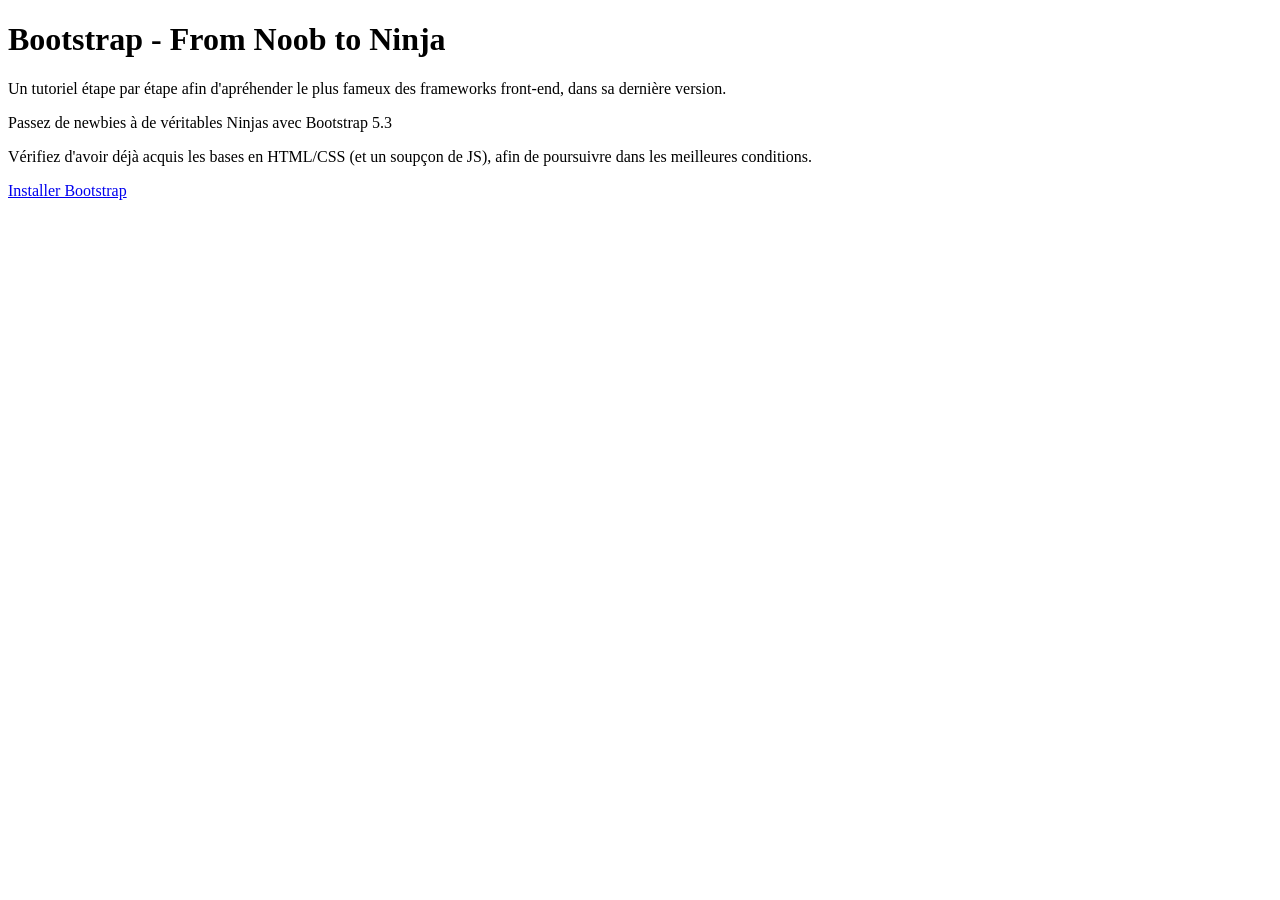
<file: Chapitre-1_Importez-Bootstrap/index.html>
<!DOCTYPE html>
<html lang="fr">
<head>
    <meta charset="UTF-8">
    <meta http-equiv="X-UA-Compatible" content="IE=edge">
    <meta name="viewport" content="width=device-width, initial-scale=1.0">

    <title>Bootstrap • From Noob to Ninja</title>

    <!-- Favicons -->
    <link rel="icon" type="image/x-icon" href="favicon.ico">

    <!-- Importer BS Styles ici-->
    
</head>

<body>

    <div class="container">
        <h1>Bootstrap - From Noob to Ninja</h1>
        <p class="lead">Un tutoriel étape par étape afin d'apréhender le plus fameux des frameworks front-end, dans sa dernière version.</p>
        <p class="fw-bold">Passez de newbies à de véritables Ninjas avec Bootstrap 5.3</p> 
        <p> Vérifiez d'avoir déjà acquis les bases en HTML/CSS (et un soupçon de JS), afin de poursuivre dans les meilleures conditions.</p>
        <a href="https://getbootstrap.com/" class="btn btn-primary">Installer Bootstrap</a>
    </div>

    <!-- Importer BS Script ici -->

</body>

</html>
</file>
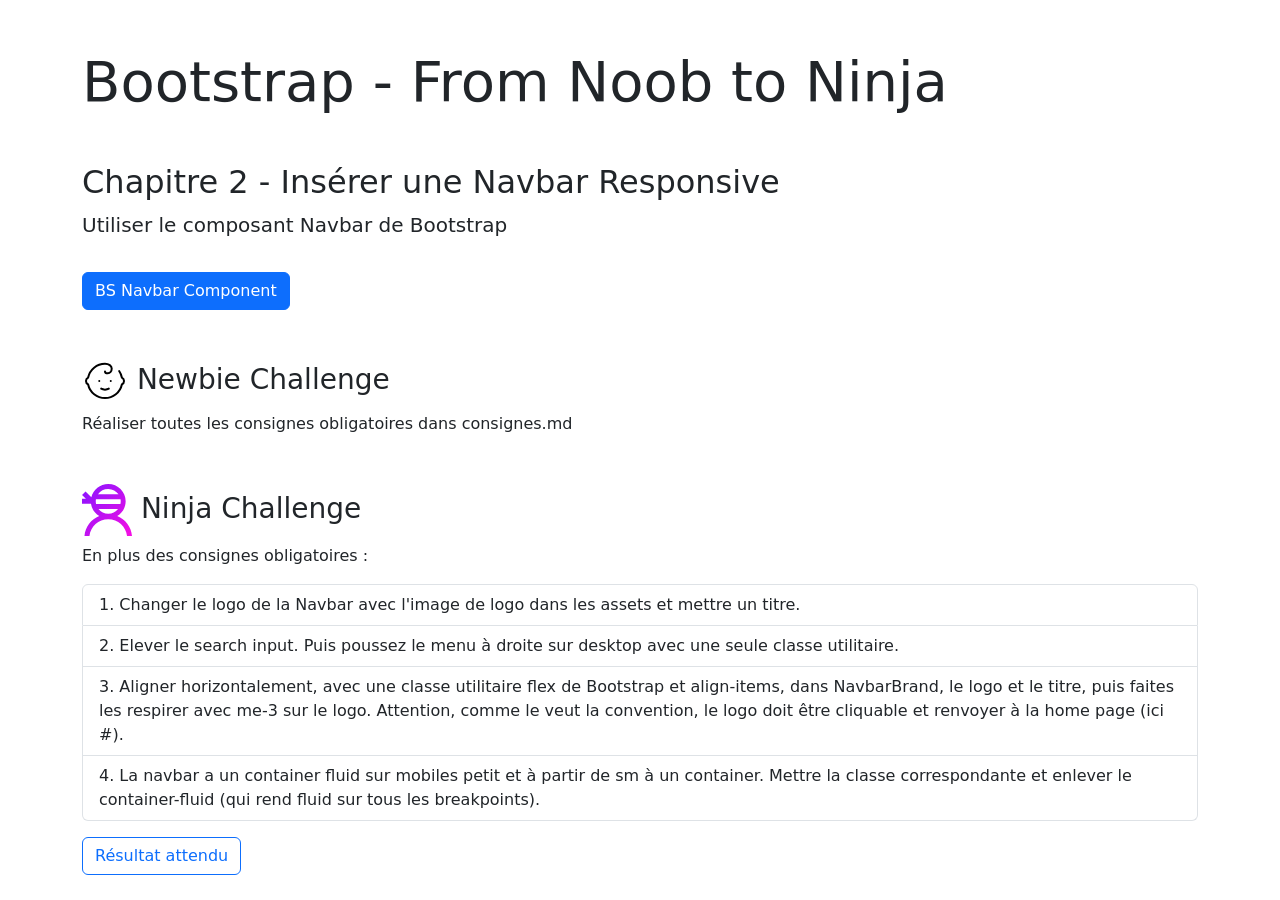
<file: Chapitre-2_Simple-navbar/index.html>
<!DOCTYPE html>
<html lang="fr">

<head>
    <meta charset="UTF-8">
    <meta http-equiv="X-UA-Compatible" content="IE=edge">
    <meta name="viewport" content="width=device-width, initial-scale=1.0">

    <title>Bootstrap • From Noob to Ninja</title>

    <!-- Favicons -->
    <link rel="icon" type="image/x-icon" href="favicon.ico">

    <!-- Importer BS Styles ici-->
    <link rel="stylesheet" href="assets/css/bootstrap.min.css">

</head>

<body>

    <header id="main-header">
        <!-- Insérer une navbar ici-->
        <!-- Faites les modifications demandées -->

        </div>
    </header>

    <main>
        <div class="container">

            <h1 class="my-5 display-4">Bootstrap - From Noob to Ninja</h1>

            <h2 class="mt-2">Chapitre 2 - Insérer une Navbar Responsive</h2>
            <p class="lead">Utiliser le composant Navbar de Bootstrap</p>
            <a href="https://getbootstrap.com/docs/5.3/components/navbar/" class="mt-3 btn btn-primary" target="_blank"
                rel="noopener noreferrer">BS Navbar Component</a>

            <h3 class="mt-5">
                <svg xmlns="http://www.w3.org/2000/svg" width="46" height="46" fill="none" viewBox="0 0 46 46">
                    <path stroke="#000" stroke-linecap="round" stroke-linejoin="round" stroke-width="2"
                        d="M19.167 30.667c.958.575 2.3.958 3.833.958 1.533 0 2.875-.383 3.833-.958M28.75 23h.02m8.375-9.942a17.25 17.25 0 0 1 2.722 6.492 3.833 3.833 0 0 1 0 6.9 17.25 17.25 0 0 1-33.734 0 3.833 3.833 0 0 1 0-6.9A17.25 17.25 0 0 1 23 5.75c3.833 0 6.708 2.108 6.708 4.792 0 2.683-1.725 4.791-3.833 4.791-1.533 0-2.875-.766-2.875-1.916M17.25 23h.02" />
                </svg>

                Newbie Challenge
            </h3>

            <p>Réaliser toutes les consignes obligatoires dans consignes.md</p>

            <h3 class="mt-5">
                <svg xmlns="http://www.w3.org/2000/svg" width="50" height="52" fill="none" viewBox="0 0 50 52">
                    <g clip-path="url(#a)">
                        <path fill="url(#b)"
                            d="M35.245 32.098c5.048-3.029 8.425-8.53 8.425-14.803C43.67 7.76 35.85 0 26.242 0 18.069 0 11.197 5.61 9.319 13.146L3.54 7.41.046 10.887l3.874 3.845H0v4.91h8.976c.722 5.278 3.856 9.812 8.263 12.456-8.1 3.28-13.98 10.87-14.747 19.902h4.976c1.011-9.391 9.048-16.739 18.783-16.739 9.734 0 17.771 7.339 18.782 16.739h4.976c-.777-9.033-6.655-16.622-14.764-19.902ZM26.242 4.91c4.253 0 8.018 2.123 10.267 5.358H15.974A12.5 12.5 0 0 1 26.242 4.91Zm-12.48 12.383c0-.725.063-1.433.18-2.123h24.599c.117.69.18 1.398.18 2.123a12.3 12.3 0 0 1-.316 2.787H14.087a11.828 11.828 0 0 1-.325-2.787Zm2.718 7.698h19.541a12.49 12.49 0 0 1-9.77 4.686 12.477 12.477 0 0 1-9.771-4.686Z" />
                    </g>
                    <defs>
                        <linearGradient id="b" x1="7.401" x2="52.757" y1="1.3" y2="44.769"
                            gradientUnits="userSpaceOnUse">
                            <stop stop-color="#9013FE" />
                            <stop offset="1" stop-color="#F210E3" />
                        </linearGradient>
                        <clipPath id="a">
                            <path fill="#fff" d="M0 0h50v52H0z" />
                        </clipPath>
                    </defs>
                </svg>
                Ninja Challenge
            </h3>

            <p>En plus des consignes obligatoires :</p>

            <ol class="list-group list-group-numbered my-3">
                <li class="list-group-item">Changer le logo de la Navbar avec l'image de logo dans les assets et mettre
                    un titre.</li>
                <li class="list-group-item">Elever le search input. Puis poussez le menu à droite sur desktop avec une seule
                    classe
                    utilitaire.</li>
                <li class="list-group-item">Aligner horizontalement, avec une classe utilitaire flex de Bootstrap et
                    align-items, dans NavbarBrand, le logo et le titre, puis faites les respirer avec me-3 sur le logo. Attention, comme le veut la convention, le logo doit être cliquable et renvoyer à la home page (ici #).
                </li>
                <li class="list-group-item">La navbar a un container fluid sur mobiles petit et à partir de sm à un
                    container. Mettre la classe correspondante et enlever le container-fluid (qui rend fluid sur tous les breakpoints).</li>
            </ol>

            <!-- Button trigger modal -->
            <button type="button" class="btn btn-outline-primary" data-bs-toggle="modal" data-bs-target="#result-modal">
                Résultat attendu
            </button>

        </div>
    </main>


    <!-- Modale display result -->
    <div class="modal modal-lg fade" id="result-modal" tabindex="-1">
        <div class="modal-dialog">
            <div class="modal-content">
                <div class="modal-header">
                    <h5 class="modal-title">Résultat attendu Chapitre 2</h5>
                    <button type="button" class="btn-close" data-bs-dismiss="modal" aria-label="Close"></button>
                </div>
                <div class="modal-body">
                    <img src="resultat-attendu_1200x800.gif" alt="Résultat attendu Chapitre 2" class="img-fluid">
                </div>
                <div class="modal-footer">
                    <button type="button" class="btn btn-secondary" data-bs-dismiss="modal">Close</button>
                </div>
            </div>
        </div>
    </div>

    <!-- Importer BS Script ici -->
    <script src="assets/js/bootstrap.bundle.min.js"></script>

</body>

</html>
</file>
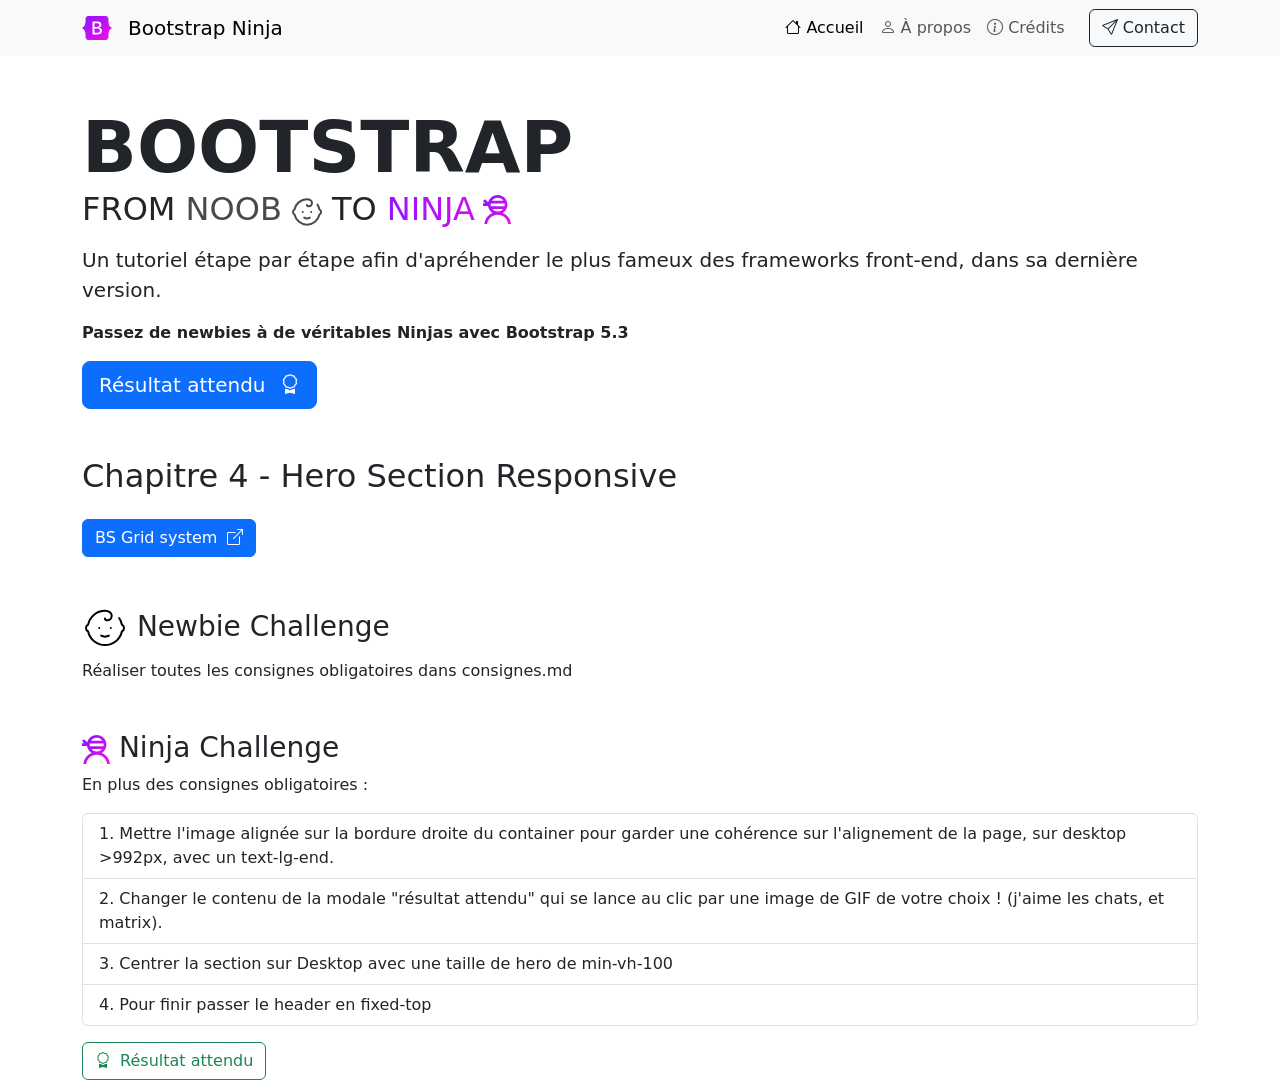
<file: Chapitre-4_Hero-Section-Responsive/index.html>
<!DOCTYPE html>
<html lang="fr">

<head>
    <meta charset="UTF-8">
    <meta http-equiv="X-UA-Compatible" content="IE=edge">
    <meta name="viewport" content="width=device-width, initial-scale=1.0">

    <title>Bootstrap • From Noob to Ninja</title>

    <!-- Favicons -->
    <link rel="icon" type="image/x-icon" href="favicon.ico">

    <!-- Importer BS Styles ici-->
    <link rel="stylesheet" href="assets/css/bootstrap.min.css">

    <!-- Importer les BS Icons ici-->
    <link rel="stylesheet" href="https://cdn.jsdelivr.net/npm/bootstrap-icons@1.13.1/font/bootstrap-icons.min.css">

</head>

<body>

    <header id="main-header">
        <nav class="navbar navbar-expand-lg bg-body-tertiary">
            <div class="container-sm">
                <a class="navbar-brand d-flex align-items-center" href="#">
                    <img src="assets/img/logo.svg" alt="Logo Bootstrap From Noob to Ninja" width="30" height="24"
                        class="me-3">
                    Bootstrap Ninja
                </a>
                <button class="navbar-toggler" type="button" data-bs-toggle="collapse"
                    data-bs-target="#navbarSupportedContent" aria-controls="navbarSupportedContent"
                    aria-expanded="false" aria-label="Toggle navigation">
                    <span class="navbar-toggler-icon"></span>
                </button>
                <div class="collapse navbar-collapse" id="navbarSupportedContent">
                    <ul class="navbar-nav ms-auto mb-2 mb-lg-0">
                        <li class="nav-item">
                            <a class="nav-link active" aria-current="page" href="#"><i class="bi bi-house"></i>
                                Accueil</a>
                        </li>
                        <li class="nav-item">
                            <a class="nav-link" href="#"><i class="bi bi-person"></i> À propos</a>
                        </li>
                        <li class="nav-item">
                            <a class="nav-link" href="#"><i class="bi bi-info-circle"></i> Crédits</a>
                        </li>
                    </ul>

                    <!-- Button -->
                    <button type="button" class="btn btn-outline-dark ms-lg-3">
                        <i class="bi bi-send"></i> Contact
                    </button>
                </div>
            </div>
        </nav>
        </div>
    </header>

    <main>
        <div class="container">

            <section id="hero-section" class="my-5">


                <!-- Créer la row et les col ici puis faites les consignes -->
                <div class="row">
                    <div class="col"></div>
                    <div class="col"></div>
                </div>



                <!-- Mettre le h1 et le texte d'intro dans la première col -->
                <h1
                    class="mt-5 mt-lg-0 mb-3 display-2 fw-bold text-center text-lg-start text-uppercase d-flex flex-column">
                    Bootstrap
                    <span class="fs-2 fw-medium">
                        From

                        <span style="color: #4B484D" class="d-inline-flex align-items-center me-2">
                            Noob
                            <svg xmlns="http://www.w3.org/2000/svg" width="34" height="34" fill="none" class="mt-1 ms-2"
                                viewBox="0 0 34 34">
                                <path stroke="#4B484D" stroke-linecap="round" stroke-linejoin="round" stroke-width="2"
                                    d="M14.167 22.667c.708.425 1.7.708 2.833.708 1.133 0 2.125-.283 2.833-.708M21.25 17h.014m6.191-7.348a12.749 12.749 0 0 1 2.012 4.798 2.834 2.834 0 0 1 0 5.1 12.75 12.75 0 0 1-24.934 0 2.833 2.833 0 0 1 0-5.1A12.75 12.75 0 0 1 17 4.25c2.833 0 4.958 1.558 4.958 3.542 0 1.983-1.275 3.541-2.833 3.541-1.133 0-2.125-.566-2.125-1.416M12.75 17h.014" />
                            </svg>
                        </span>to
                        <span style="background: linear-gradient(65deg, #9313FD, #E810E6);
                                -webkit-background-clip: text; /* nécessaire pour Chrome, Safari */
                                -webkit-text-fill-color: transparent; /* masque le texte */
                                background-clip: text; /* pour Firefox (expérimental) */"
                            class="d-inline-flex align-items-center">
                            Ninja <svg xmlns="http://www.w3.org/2000/svg" width="28" height="29" fill="none"
                                class="ms-2" viewBox="0 0 28 29">
                                <g clip-path="url(#a)">
                                    <path fill="url(#b)"
                                        d="M19.737 17.9c2.827-1.688 4.718-4.757 4.718-8.255 0-5.317-4.38-9.645-9.76-9.645C10.12 0 6.271 3.128 5.22 7.331L1.982 4.133.025 6.072l2.17 2.144H0v2.738h5.027c.404 2.944 2.159 5.473 4.627 6.947C5.118 19.73 1.826 23.963 1.396 29h2.786c.566-5.237 5.067-9.335 10.518-9.335 5.452 0 9.952 4.093 10.519 9.335h2.786c-.435-5.037-3.727-9.27-8.268-11.1ZM14.695 2.74a7.002 7.002 0 0 1 5.75 2.988h-11.5a7.009 7.009 0 0 1 5.75-2.988ZM7.707 9.645c0-.405.035-.8.1-1.184h13.776a6.99 6.99 0 0 1-.076 2.738H7.889a6.573 6.573 0 0 1-.182-1.554Zm1.522 4.293h10.943A7.005 7.005 0 0 1 14.7 16.55a6.998 6.998 0 0 1-5.471-2.613Z" />
                                </g>
                                <defs>
                                    <linearGradient id="b" x1="4.145" x2="29.443" y1=".725" y2="25.072"
                                        gradientUnits="userSpaceOnUse">
                                        <stop stop-color="#9013FE" />
                                        <stop offset="1" stop-color="#F210E3" />
                                    </linearGradient>
                                    <clipPath id="a">
                                        <path fill="#fff" d="M0 0h28v29H0z" />
                                    </clipPath>
                                </defs>
                            </svg>
                        </span>
                    </span>

                </h1>
                <p class="lead">Un tutoriel étape par étape afin d'apréhender le plus fameux des frameworks front-end,
                    dans sa dernière version.</p>
                <p class="fw-bold">Passez de newbies à de véritables Ninjas avec Bootstrap 5.3</p>
                <div class="btn-container">
                    <button type="button" class="btn btn-primary btn-lg" data-bs-toggle="modal"
                        data-bs-target="#result-modal">
                        Résultat attendu
                        <i class="bi bi-award ms-2"></i>

                    </button>
                </div>
                <!-- L'image hero se trouve dans assets/img/ la mettre dans seconde col -->

            </section>


            <h2 class="mt-2">Chapitre 4 - Hero Section Responsive</h2>
            <a href="https://getbootstrap.com/docs/5.3/layout/grid/" class="mt-3 btn btn-primary" target="_blank"
                rel="noopener noreferrer">BS Grid system <i class="bi bi-box-arrow-up-right ms-1"></i></a>

            <h3 class="mt-5">
                <svg xmlns="http://www.w3.org/2000/svg" width="46" height="46" fill="none" viewBox="0 0 46 46">
                    <path stroke="#000" stroke-linecap="round" stroke-linejoin="round" stroke-width="2"
                        d="M19.167 30.667c.958.575 2.3.958 3.833.958 1.533 0 2.875-.383 3.833-.958M28.75 23h.02m8.375-9.942a17.25 17.25 0 0 1 2.722 6.492 3.833 3.833 0 0 1 0 6.9 17.25 17.25 0 0 1-33.734 0 3.833 3.833 0 0 1 0-6.9A17.25 17.25 0 0 1 23 5.75c3.833 0 6.708 2.108 6.708 4.792 0 2.683-1.725 4.791-3.833 4.791-1.533 0-2.875-.766-2.875-1.916M17.25 23h.02" />
                </svg>

                Newbie Challenge
            </h3>

            <p>Réaliser toutes les consignes obligatoires dans consignes.md</p>

            <h3 class="mt-5">
                <img src="assets/img/ninja_gradient.svg" alt="Ninja Icon">
                Ninja Challenge
            </h3>

            <p>En plus des consignes obligatoires :</p>

            <ol class="list-group list-group-numbered my-3">
                <li class="list-group-item">Mettre l'image alignée sur la bordure droite du container pour garder une
                    cohérence sur l'alignement de la page, sur desktop >992px, avec un text-lg-end.</li>
                <li class="list-group-item">Changer le contenu de la modale "résultat attendu" qui se lance au clic par
                    une image de GIF de votre choix ! (j'aime les chats, et matrix).</li>
                <li class="list-group-item">Centrer la section sur Desktop avec une taille de hero de min-vh-100</li>
                <li class="list-group-item">Pour finir passer le header en fixed-top</li>
            </ol>

            <!-- Button trigger modal -->
            <button type="button" class="btn btn-outline-success" data-bs-toggle="modal" data-bs-target="#result-modal">
                <i class="bi bi-award me-1"></i> Résultat attendu
            </button>

        </div>
    </main>


    <!-- Modale display result -->
    <div class="modal modal-lg fade" id="result-modal" tabindex="-1">
        <div class="modal-dialog">
            <div class="modal-content">
                <div class="modal-header">
                    <h5 class="modal-title">Résultat attendu Chapitre 4</h5>
                    <button type="button" class="btn-close" data-bs-dismiss="modal" aria-label="Close"></button>
                </div>
                <div class="modal-body">
                    <img src="resultat-attendu_1200x800.gif" alt="Résultat attendu Chapitre 2" class="img-fluid">
                </div>
                <div class="modal-footer">
                    <button type="button" class="btn btn-secondary" data-bs-dismiss="modal">Close</button>
                </div>
            </div>
        </div>
    </div>

    <!-- Importer BS Script ici -->
    <script src="assets/js/bootstrap.bundle.min.js"></script>

</body>

</html>
</file>
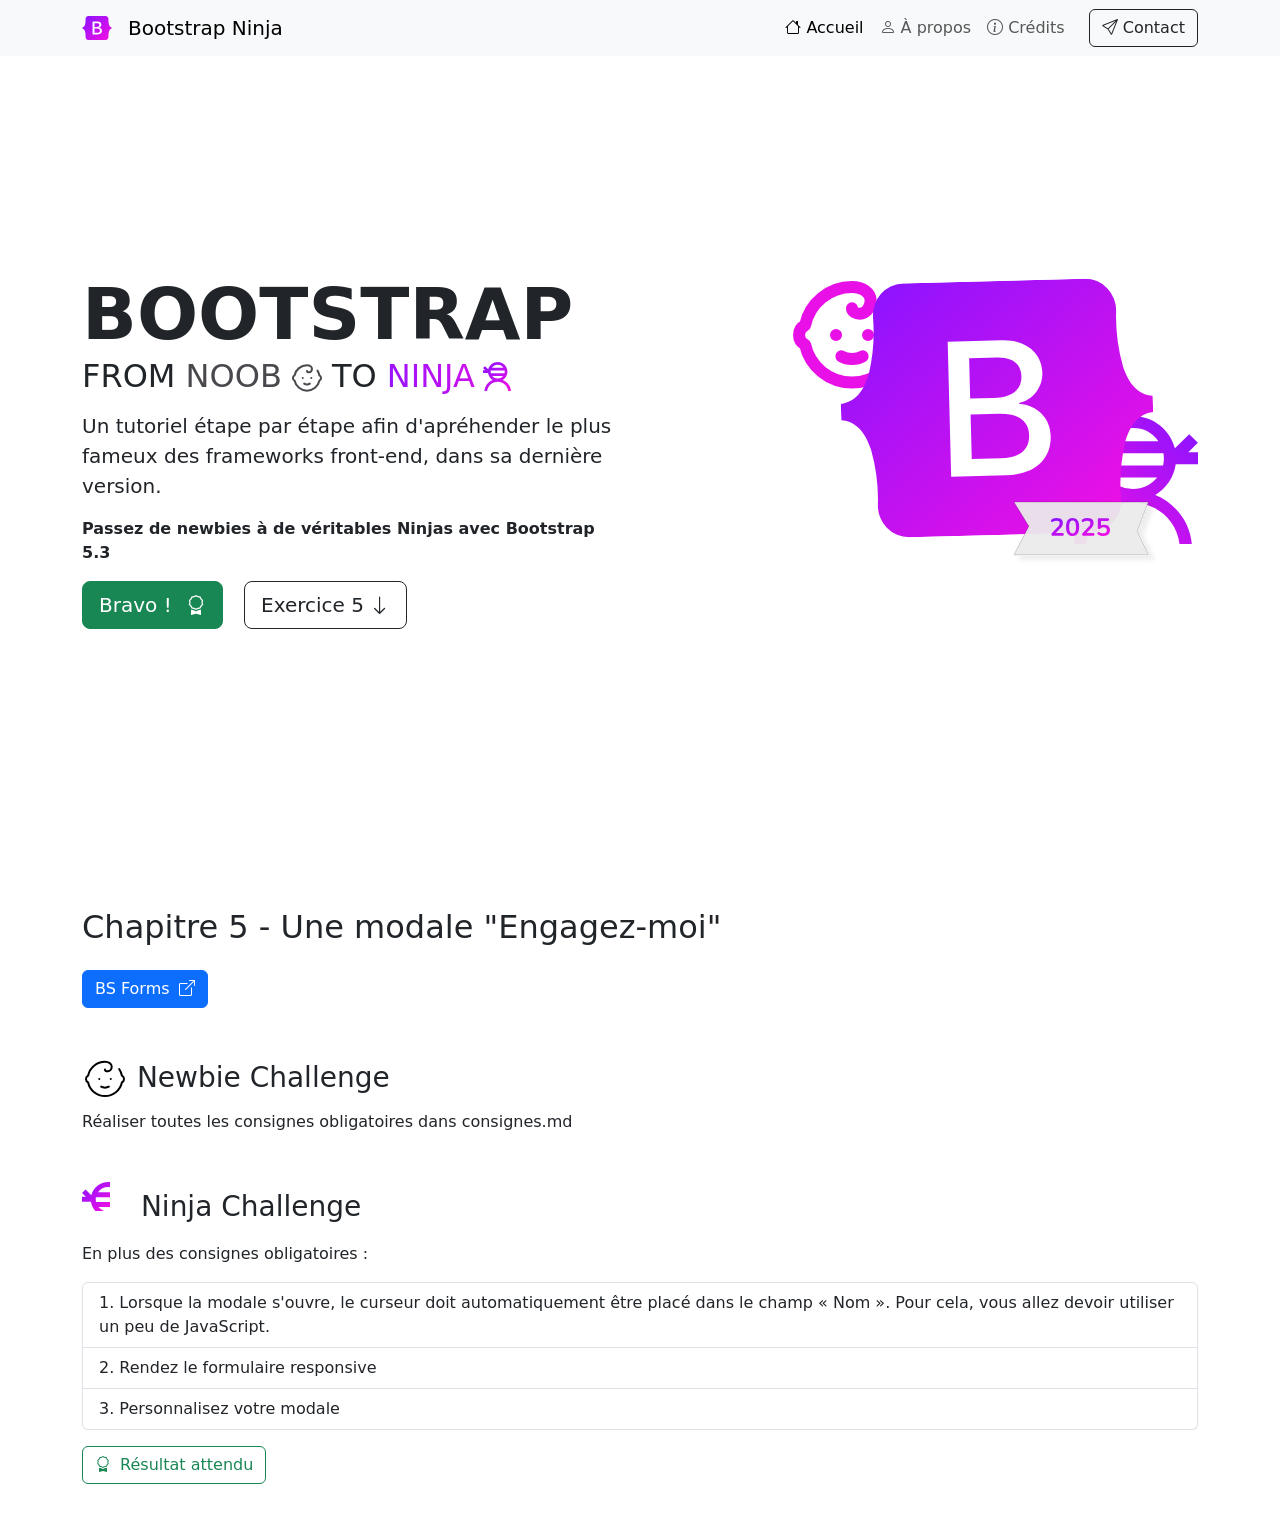
<file: Chapitre-5_Modale-Engage/index.html>
<!DOCTYPE html>
<html lang="fr">

<head>
    <meta charset="UTF-8">
    <meta http-equiv="X-UA-Compatible" content="IE=edge">
    <meta name="viewport" content="width=device-width, initial-scale=1.0">

    <title>Bootstrap • From Noob to Ninja</title>

    <!-- Favicons -->
    <link rel="icon" type="image/x-icon" href="favicon.ico">

    <!-- Importer BS Styles ici-->
    <link rel="stylesheet" href="assets/css/bootstrap.min.css">

    <!-- Importer les BS Icons ici-->
    <link rel="stylesheet" href="https://cdn.jsdelivr.net/npm/bootstrap-icons@1.13.1/font/bootstrap-icons.min.css">

</head>

<body>

    <header id="main-header" class="fixed-top">
        <nav class="navbar navbar-expand-lg bg-body-tertiary">
            <div class="container-sm">
                <a class="navbar-brand d-flex align-items-center" href="#">
                    <img src="assets/img/logo.svg" alt="Logo Bootstrap From Noob to Ninja" width="30" height="24"
                        class="me-3">
                    Bootstrap Ninja
                </a>
                <button class="navbar-toggler" type="button" data-bs-toggle="collapse"
                    data-bs-target="#navbarSupportedContent" aria-controls="navbarSupportedContent"
                    aria-expanded="false" aria-label="Toggle navigation">
                    <span class="navbar-toggler-icon"></span>
                </button>
                <div class="collapse navbar-collapse" id="navbarSupportedContent">
                    <ul class="navbar-nav ms-auto mb-2 mb-lg-0">
                        <li class="nav-item">
                            <a class="nav-link active" aria-current="page" href="#"><i class="bi bi-house"></i>
                                Accueil</a>
                        </li>
                        <li class="nav-item">
                            <a class="nav-link" href="#"><i class="bi bi-person"></i> À propos</a>
                        </li>
                        <li class="nav-item">
                            <a class="nav-link" href="#"><i class="bi bi-info-circle"></i> Crédits</a>
                        </li>
                    </ul>

                    <!-- Button -->
                    <button type="button" class="btn btn-outline-dark ms-lg-3">
                        <i class="bi bi-send"></i> Contact
                    </button>
                </div>
            </div>
        </nav>
        </div>
    </header>

    <main>
        <div class="container mb-5">

            <section id="hero-section" class="h-100 d-flex  min-vh-100 align-items-center justify-content-center mt-n5">


                <!-- Créer la row et les col ici puis faites les consignes -->
                <div class="row flex-column-reverse align-items-center flex-lg-row align-items-lg-start">
                    <div class="col-12 col-lg-6">
                        <!-- Mettre le h1 et le texte d'intro dans la première col -->
                        <h1
                            class="mt-5 mt-lg-0 mb-3 display-2 fw-bold text-center text-lg-start text-uppercase d-flex flex-column">
                            Bootstrap
                            <span class="fs-2 fw-medium">
                                From

                                <span style="color: #4B484D" class="d-inline-flex align-items-center me-2">
                                    Noob
                                    <svg xmlns="http://www.w3.org/2000/svg" width="34" height="34" fill="none"
                                        class="mt-1 ms-2" viewBox="0 0 34 34">
                                        <path stroke="#4B484D" stroke-linecap="round" stroke-linejoin="round"
                                            stroke-width="2"
                                            d="M14.167 22.667c.708.425 1.7.708 2.833.708 1.133 0 2.125-.283 2.833-.708M21.25 17h.014m6.191-7.348a12.749 12.749 0 0 1 2.012 4.798 2.834 2.834 0 0 1 0 5.1 12.75 12.75 0 0 1-24.934 0 2.833 2.833 0 0 1 0-5.1A12.75 12.75 0 0 1 17 4.25c2.833 0 4.958 1.558 4.958 3.542 0 1.983-1.275 3.541-2.833 3.541-1.133 0-2.125-.566-2.125-1.416M12.75 17h.014" />
                                    </svg>
                                </span>to
                                <span style="background: linear-gradient(65deg, #9313FD, #E810E6);
                                -webkit-background-clip: text; /* nécessaire pour Chrome, Safari */
                                -webkit-text-fill-color: transparent; /* masque le texte */
                                background-clip: text; /* pour Firefox (expérimental) */"
                                    class="d-inline-flex align-items-center">
                                    Ninja <svg xmlns="http://www.w3.org/2000/svg" width="28" height="29" fill="none"
                                        class="ms-2" viewBox="0 0 28 29">
                                        <g clip-path="url(#a)">
                                            <path fill="url(#b)"
                                                d="M19.737 17.9c2.827-1.688 4.718-4.757 4.718-8.255 0-5.317-4.38-9.645-9.76-9.645C10.12 0 6.271 3.128 5.22 7.331L1.982 4.133.025 6.072l2.17 2.144H0v2.738h5.027c.404 2.944 2.159 5.473 4.627 6.947C5.118 19.73 1.826 23.963 1.396 29h2.786c.566-5.237 5.067-9.335 10.518-9.335 5.452 0 9.952 4.093 10.519 9.335h2.786c-.435-5.037-3.727-9.27-8.268-11.1ZM14.695 2.74a7.002 7.002 0 0 1 5.75 2.988h-11.5a7.009 7.009 0 0 1 5.75-2.988ZM7.707 9.645c0-.405.035-.8.1-1.184h13.776a6.99 6.99 0 0 1-.076 2.738H7.889a6.573 6.573 0 0 1-.182-1.554Zm1.522 4.293h10.943A7.005 7.005 0 0 1 14.7 16.55a6.998 6.998 0 0 1-5.471-2.613Z" />
                                        </g>
                                        <defs>
                                            <linearGradient id="b" x1="4.145" x2="29.443" y1=".725" y2="25.072"
                                                gradientUnits="userSpaceOnUse">
                                                <stop stop-color="#9013FE" />
                                                <stop offset="1" stop-color="#F210E3" />
                                            </linearGradient>
                                            <clipPath id="a">
                                                <path fill="#fff" d="M0 0h28v29H0z" />
                                            </clipPath>
                                        </defs>
                                    </svg>
                                </span>
                            </span>

                        </h1>
                        <p class="lead d-none d-lg-block">Un tutoriel étape par étape afin d'apréhender le plus fameux
                            des frameworks
                            front-end,
                            dans sa dernière version.</p>
                        <p class="fw-bold">Passez de newbies à de véritables Ninjas avec Bootstrap 5.3</p>
                        <div class="btn-container text-center text-lg-start">
                            <button type="button" class="btn btn-success btn-lg" data-bs-toggle="modal"
                                data-bs-target="#bravo-modal">
                                Bravo !
                                <i class="bi bi-award ms-2"></i>

                            </button>
                            <a href="#exercice5" class="btn btn-outline-dark btn-lg ms-3">Exercice 5 <i class="bi bi-arrow-down"></i></a>
                        </div>
                    </div>


                    <!-- L'image hero se trouve dans assets/img/ la mettre dans seconde col -->
                    <div class="col-12 col-lg-6 text-center text-lg-end">
                        <img src="assets/img/hero-img.svg" alt="Image Hero Bootstrap From Noob to Ninja"
                            class="img-fluid">
                    </div>
                </div>
            </section>


            <h2 class="mt-2" id="exercice5">Chapitre 5 - Une modale "Engagez-moi"</h2>


            <a href="https://getbootstrap.com/docs/5.3/forms/overview/" class="mt-3 btn btn-primary" target="_blank"
                rel="noopener noreferrer">BS Forms <i class="bi bi-box-arrow-up-right ms-1"></i></a>

            <h3 class="mt-5">
                <svg xmlns="http://www.w3.org/2000/svg" width="46" height="46" fill="none" viewBox="0 0 46 46">
                    <path stroke="#000" stroke-linecap="round" stroke-linejoin="round" stroke-width="2"
                        d="M19.167 30.667c.958.575 2.3.958 3.833.958 1.533 0 2.875-.383 3.833-.958M28.75 23h.02m8.375-9.942a17.25 17.25 0 0 1 2.722 6.492 3.833 3.833 0 0 1 0 6.9 17.25 17.25 0 0 1-33.734 0 3.833 3.833 0 0 1 0-6.9A17.25 17.25 0 0 1 23 5.75c3.833 0 6.708 2.108 6.708 4.792 0 2.683-1.725 4.791-3.833 4.791-1.533 0-2.875-.766-2.875-1.916M17.25 23h.02" />
                </svg>

                Newbie Challenge
            </h3>

            <p>Réaliser toutes les consignes obligatoires dans consignes.md</p>

            <h3 class="mt-5">
                <svg xmlns="http://www.w3.org/2000/svg" width="50" height="52" fill="none" viewBox="0 0 50 52">
                    <g clip-path="url(#a)">
                        <path fill="url(#b)"
                            d="M35.245 32.098c5.048-3.029 8.425-8.53 8.425-14.803C43.67 7.76 35.85 0 26.242 0 18.069 0 11.197 5.61 9.319 13.146L3.54 7.41.046 10.887l3.874 3.845H0v4.91h8.976c.722 5.278 3.856 9.812 8.263 12.456-8.1 3.28-13.98 10.87-14.747 19.902h4.976c1.011-9.391 9.048-16.739 18.783-16.739 9.734 0 17.771 7.339 18.782 16.739h4.976c-.777-9.033-6.655-16.622-14.764-19.902ZM26.242 4.91c4.253 0 8.018 2.123 10.267 5.358H15.974A12.5 12.5 0 0 1 26.242 4.91Zm-12.48 12.383c0-.725.063-1.433.18-2.123h24.599c.117.69.18 1.398.18 2.123a12.3 12.3 0 0 1-.316 2.787H14.087a11.828 11.828 0 0 1-.325-2.787Zm2.718 7.698h19.541a12.49 12.49 0 0 1-9.77 4.686 12.477 12.477 0 0 1-9.771-4.686Z" />
                    </g>
                    <defs>
                        <linearGradient id="b" x1="7.401" x2="52.757" y1="1.3" y2="44.769"
                            gradientUnits="userSpaceOnUse">
                            <stop stop-color="#9013FE" />
                            <stop offset="1" stop-color="#F210E3" />
                        </linearGradient>
                        <clipPath id="a">
                            <path fill="#fff" d="M0 0h50v52H0z" />
                        </clipPath>
                    </defs>
                </svg>
                Ninja Challenge
            </h3>

            <p>En plus des consignes obligatoires :</p>

            <ol class="list-group list-group-numbered my-3">
                <li class="list-group-item">Lorsque la modale s'ouvre, le curseur doit automatiquement être placé dans
                    le champ « Nom ». Pour cela, vous allez devoir utiliser un peu de JavaScript.</li>
                <li class="list-group-item">Rendez le formulaire responsive</li>
                <li class="list-group-item">Personnalisez votre modale</li>
            </ol>

            <!-- Button trigger modal -->
            <button type="button" class="btn btn-outline-success" data-bs-toggle="modal"
                data-bs-target="#waiting-result-modal">
                <i class="bi bi-award me-1"></i> Résultat attendu
            </button>

        </div>
    </main>


    <!-- Bravo Modale  -->
    <div class="modal modal-lg fade" id="bravo-modal" tabindex="-1">
        <div class="modal-dialog">
            <div class="modal-content">
                <div class="modal-header">
                    <h5 class="modal-title">Résultat attendu Chapitre 5</h5>
                    <button type="button" class="btn-close" data-bs-dismiss="modal" aria-label="Close"></button>
                </div>
                <div class="modal-body">
                    <div class="tenor-gif-embed" data-postid="8136968606609759629" data-share-method="host"
                        data-aspect-ratio="1.87218" data-width="100%"><a
                            href="https://tenor.com/view/matrix-film-gif-8136968606609759629">Matrix Film GIF</a>from <a
                            href="https://tenor.com/search/matrix-gifs">Matrix GIFs</a></div>
                    <script type="text/javascript" async src="https://tenor.com/embed.js"></script>
                </div>
                <div class="modal-footer">
                    <button type="button" class="btn btn-secondary" data-bs-dismiss="modal">Close</button>
                </div>
            </div>
        </div>
    </div>

    <!-- Modale display result -->
    <div class="modal modal-lg fade" id="waiting-result-modal" tabindex="-1">
        <div class="modal-dialog">
            <div class="modal-content">
                <div class="modal-header">
                    <h5 class="modal-title">Résultat attendu Chapitre 5</h5>
                    <button type="button" class="btn-close" data-bs-dismiss="modal" aria-label="Close"></button>
                </div>
                <div class="modal-body">
                    <img src="resultat-attendu_chap5.gif" alt="Résultat attendu Chapitre 5" class="img-fluid">
                </div>
                <div class="modal-footer">
                    <button type="button" class="btn btn-secondary" data-bs-dismiss="modal">Close</button>
                </div>
            </div>
        </div>
    </div>

    

    <!-- Importer BS Script ici -->
    <script src="assets/js/bootstrap.bundle.min.js"></script>

    <!-- Engage Ninja autofocus -->
    <script>
        //C'est a vous de jouer ! Vous devez faire en sorte que le curseur se place automatiquement dans le champ "Nom" lorsque la modale s'ouvre.
    </script>
</body>

</html>
</file>
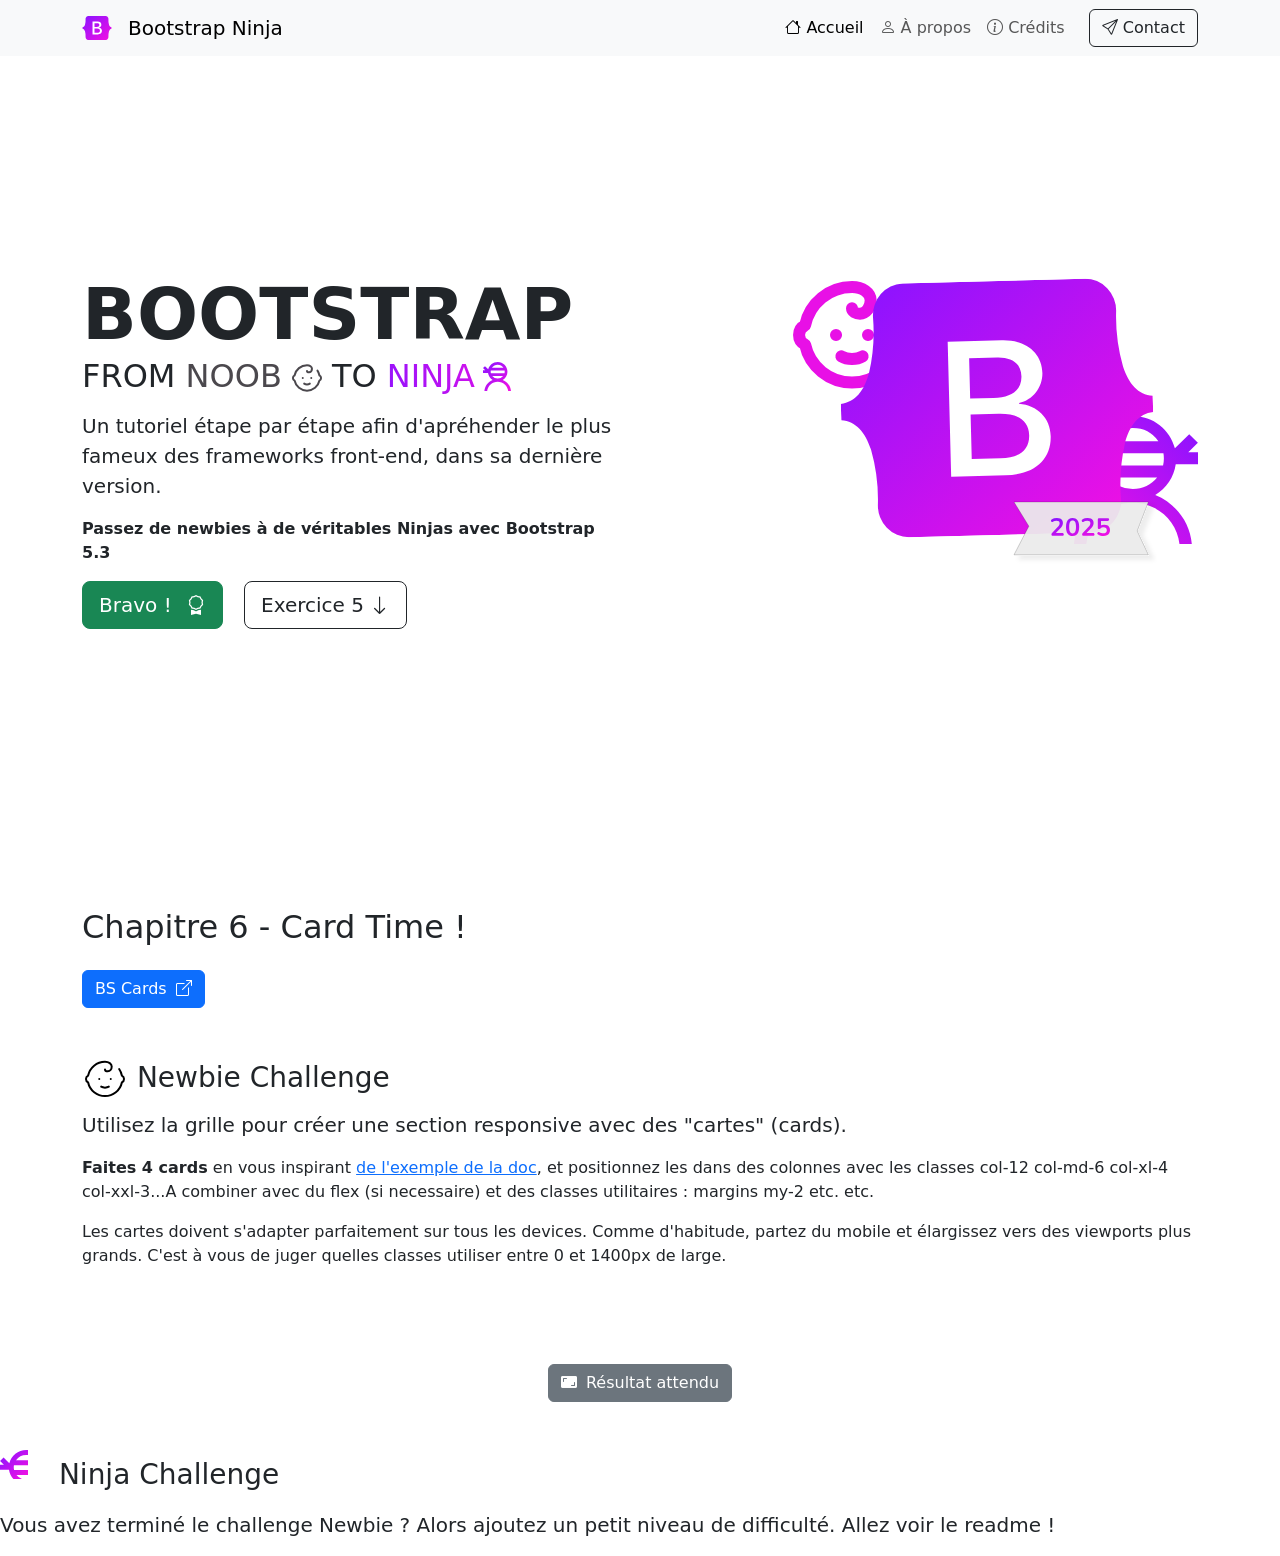
<file: Chapitre-6_Grid-Responsive-Cards/index.html>
<!DOCTYPE html>
<html lang="fr">

<head>
    <meta charset="UTF-8">
    <meta http-equiv="X-UA-Compatible" content="IE=edge">
    <meta name="viewport" content="width=device-width, initial-scale=1.0">

    <title>Bootstrap • From Noob to Ninja</title>

    <!-- Favicons -->
    <link rel="icon" type="image/x-icon" href="favicon.ico">

    <!-- Importer BS Styles ici-->
    <link rel="stylesheet" href="assets/css/bootstrap.min.css">

    <!-- Importer les BS Icons ici-->
    <link rel="stylesheet" href="https://cdn.jsdelivr.net/npm/bootstrap-icons@1.13.1/font/bootstrap-icons.min.css">

</head>

<body>

    <header id="main-header" class="fixed-top">
        <nav class="navbar navbar-expand-lg bg-body-tertiary">
            <div class="container-sm">
                <a class="navbar-brand d-flex align-items-center" href="#">
                    <img src="assets/img/logo.svg" alt="Logo Bootstrap From Noob to Ninja" width="30" height="24"
                        class="me-3">
                    Bootstrap Ninja
                </a>
                <button class="navbar-toggler" type="button" data-bs-toggle="collapse"
                    data-bs-target="#navbarSupportedContent" aria-controls="navbarSupportedContent"
                    aria-expanded="false" aria-label="Toggle navigation">
                    <span class="navbar-toggler-icon"></span>
                </button>
                <div class="collapse navbar-collapse" id="navbarSupportedContent">
                    <ul class="navbar-nav ms-auto mb-2 mb-lg-0">
                        <li class="nav-item">
                            <a class="nav-link active" aria-current="page" href="#"><i class="bi bi-house"></i>
                                Accueil</a>
                        </li>
                        <li class="nav-item">
                            <a class="nav-link" href="#"><i class="bi bi-person"></i> À propos</a>
                        </li>
                        <li class="nav-item">
                            <a class="nav-link" href="#"><i class="bi bi-info-circle"></i> Crédits</a>
                        </li>
                    </ul>

                    <!-- Button -->
                    <button type="button" data-bs-toggle="modal" data-bs-target="#modalEngage" class="btn btn-outline-dark ms-lg-3">
                        <i class="bi bi-send"></i> Contact
                    </button>
                </div>
            </div>
        </nav>
        </div>
    </header>

    <main>
        <div class="container mb-5">

            <section id="hero-section" class="h-100 d-flex  min-vh-100 align-items-center justify-content-center mt-n5">


                <!-- Créer la row et les col ici puis faites les consignes -->
                <div class="row flex-column-reverse align-items-center flex-lg-row align-items-lg-start">
                    <div class="col-12 col-lg-6">
                        <!-- Mettre le h1 et le texte d'intro dans la première col -->
                        <h1
                            class="mt-5 mt-lg-0 mb-3 display-2 fw-bold text-center text-lg-start text-uppercase d-flex flex-column">
                            Bootstrap
                            <span class="fs-2 fw-medium">
                                From

                                <span style="color: #4B484D" class="d-inline-flex align-items-center me-2">
                                    Noob
                                    <svg xmlns="http://www.w3.org/2000/svg" width="34" height="34" fill="none"
                                        class="mt-1 ms-2" viewBox="0 0 34 34">
                                        <path stroke="#4B484D" stroke-linecap="round" stroke-linejoin="round"
                                            stroke-width="2"
                                            d="M14.167 22.667c.708.425 1.7.708 2.833.708 1.133 0 2.125-.283 2.833-.708M21.25 17h.014m6.191-7.348a12.749 12.749 0 0 1 2.012 4.798 2.834 2.834 0 0 1 0 5.1 12.75 12.75 0 0 1-24.934 0 2.833 2.833 0 0 1 0-5.1A12.75 12.75 0 0 1 17 4.25c2.833 0 4.958 1.558 4.958 3.542 0 1.983-1.275 3.541-2.833 3.541-1.133 0-2.125-.566-2.125-1.416M12.75 17h.014" />
                                    </svg>
                                </span>to
                                <span style="background: linear-gradient(65deg, #9313FD, #E810E6);
                                -webkit-background-clip: text; /* nécessaire pour Chrome, Safari */
                                -webkit-text-fill-color: transparent; /* masque le texte */
                                background-clip: text; /* pour Firefox (expérimental) */"
                                    class="d-inline-flex align-items-center">
                                    Ninja <svg xmlns="http://www.w3.org/2000/svg" width="28" height="29" fill="none"
                                        class="ms-2" viewBox="0 0 28 29">
                                        <g clip-path="url(#a)">
                                            <path fill="url(#b)"
                                                d="M19.737 17.9c2.827-1.688 4.718-4.757 4.718-8.255 0-5.317-4.38-9.645-9.76-9.645C10.12 0 6.271 3.128 5.22 7.331L1.982 4.133.025 6.072l2.17 2.144H0v2.738h5.027c.404 2.944 2.159 5.473 4.627 6.947C5.118 19.73 1.826 23.963 1.396 29h2.786c.566-5.237 5.067-9.335 10.518-9.335 5.452 0 9.952 4.093 10.519 9.335h2.786c-.435-5.037-3.727-9.27-8.268-11.1ZM14.695 2.74a7.002 7.002 0 0 1 5.75 2.988h-11.5a7.009 7.009 0 0 1 5.75-2.988ZM7.707 9.645c0-.405.035-.8.1-1.184h13.776a6.99 6.99 0 0 1-.076 2.738H7.889a6.573 6.573 0 0 1-.182-1.554Zm1.522 4.293h10.943A7.005 7.005 0 0 1 14.7 16.55a6.998 6.998 0 0 1-5.471-2.613Z" />
                                        </g>
                                        <defs>
                                            <linearGradient id="b" x1="4.145" x2="29.443" y1=".725" y2="25.072"
                                                gradientUnits="userSpaceOnUse">
                                                <stop stop-color="#9013FE" />
                                                <stop offset="1" stop-color="#F210E3" />
                                            </linearGradient>
                                            <clipPath id="a">
                                                <path fill="#fff" d="M0 0h28v29H0z" />
                                            </clipPath>
                                        </defs>
                                    </svg>
                                </span>
                            </span>

                        </h1>
                        <p class="lead d-none d-lg-block">Un tutoriel étape par étape afin d'apréhender le plus fameux
                            des frameworks
                            front-end,
                            dans sa dernière version.</p>
                        <p class="fw-bold">Passez de newbies à de véritables Ninjas avec Bootstrap 5.3</p>
                        <div class="btn-container text-center text-lg-start">
                            <button type="button" class="btn btn-success btn-lg" data-bs-toggle="modal"
                                data-bs-target="#bravo-modal">
                                Bravo !
                                <i class="bi bi-award ms-2"></i>

                            </button>
                            <a href="#exercice5" class="btn btn-outline-dark btn-lg ms-3">Exercice 5 <i class="bi bi-arrow-down"></i></a>
                        </div>
                    </div>


                    <!-- L'image hero se trouve dans assets/img/ la mettre dans seconde col -->
                    <div class="col-12 col-lg-6 text-center text-lg-end">
                        <img src="assets/img/hero-img.svg" alt="Image Hero Bootstrap From Noob to Ninja"
                            class="img-fluid">
                    </div>
                </div>
            </section>


            <h2 class="mt-2">Chapitre 6 - Card Time !</h2>


            <a href="https://getbootstrap.com/docs/5.3/components/card/" class="mt-3 btn btn-primary" target="_blank"
                rel="noopener noreferrer">BS Cards <i class="bi bi-box-arrow-up-right ms-1"></i></a>

            <h3 class="mt-5">
                <svg xmlns="http://www.w3.org/2000/svg" width="46" height="46" fill="none" viewBox="0 0 46 46">
                    <path stroke="#000" stroke-linecap="round" stroke-linejoin="round" stroke-width="2"
                        d="M19.167 30.667c.958.575 2.3.958 3.833.958 1.533 0 2.875-.383 3.833-.958M28.75 23h.02m8.375-9.942a17.25 17.25 0 0 1 2.722 6.492 3.833 3.833 0 0 1 0 6.9 17.25 17.25 0 0 1-33.734 0 3.833 3.833 0 0 1 0-6.9A17.25 17.25 0 0 1 23 5.75c3.833 0 6.708 2.108 6.708 4.792 0 2.683-1.725 4.791-3.833 4.791-1.533 0-2.875-.766-2.875-1.916M17.25 23h.02" />
                </svg>

                Newbie Challenge
            </h3>

                        <p class="lead">Utilisez la grille pour créer une section responsive avec des "cartes" (cards).
                        </p>
                        <p><strong>Faites 4 cards</strong> en vous inspirant <a
                                href="https://getbootstrap.com/docs/5.3/components/card/" target="_blank">de l'exemple
                                de la doc</a>, et positionnez les dans des colonnes avec les classes col-12 col-md-6
                            col-xl-4 col-xxl-3...A combiner avec du flex (si necessaire) et des classes utilitaires :
                            margins my-2 etc. etc.</p>
                        <p>Les cartes doivent s'adapter parfaitement sur tous les devices. Comme d'habitude, partez du
                            mobile et élargissez vers des viewports plus grands. C'est à vous de juger quelles classes
                            utiliser entre 0 et 1400px de large.</p>
                    </div>
                </div>

                <!-- Cards -->
                <div class="row my-5 justify-content-center">
                    <!-- Vos cols ici avec des cards complètement responsives -->

                    <!-- Card 1 -->
 

                    <!-- Card 2 -->


                    <!-- Card 3 -->


                    <!-- Card 4 -->


                </div>

                <div class="row mb-5">
                    <div class="col-12 text-center">
                        <!-- Button trigger modal -->
                        <button type="button" class="btn btn-secondary" data-bs-toggle="modal"
                            data-bs-target="#modalEx6">
                            <i class="bi bi-aspect-ratio-fill me-1"></i> Résultat attendu
                        </button>
                    </div>
                </div>
            </div>

        </section>

            <h3 class="mt-5">
                <svg xmlns="http://www.w3.org/2000/svg" width="50" height="52" fill="none" viewBox="0 0 50 52">
                    <g clip-path="url(#a)">
                        <path fill="url(#b)"
                            d="M35.245 32.098c5.048-3.029 8.425-8.53 8.425-14.803C43.67 7.76 35.85 0 26.242 0 18.069 0 11.197 5.61 9.319 13.146L3.54 7.41.046 10.887l3.874 3.845H0v4.91h8.976c.722 5.278 3.856 9.812 8.263 12.456-8.1 3.28-13.98 10.87-14.747 19.902h4.976c1.011-9.391 9.048-16.739 18.783-16.739 9.734 0 17.771 7.339 18.782 16.739h4.976c-.777-9.033-6.655-16.622-14.764-19.902ZM26.242 4.91c4.253 0 8.018 2.123 10.267 5.358H15.974A12.5 12.5 0 0 1 26.242 4.91Zm-12.48 12.383c0-.725.063-1.433.18-2.123h24.599c.117.69.18 1.398.18 2.123a12.3 12.3 0 0 1-.316 2.787H14.087a11.828 11.828 0 0 1-.325-2.787Zm2.718 7.698h19.541a12.49 12.49 0 0 1-9.77 4.686 12.477 12.477 0 0 1-9.771-4.686Z" />
                    </g>
                    <defs>
                        <linearGradient id="b" x1="7.401" x2="52.757" y1="1.3" y2="44.769"
                            gradientUnits="userSpaceOnUse">
                            <stop stop-color="#9013FE" />
                            <stop offset="1" stop-color="#F210E3" />
                        </linearGradient>
                        <clipPath id="a">
                            <path fill="#fff" d="M0 0h50v52H0z" />
                        </clipPath>
                    </defs>
                </svg>
                Ninja Challenge
            </h3>

            <p class="lead">Vous avez terminé le challenge Newbie ? Alors ajoutez un petit niveau de difficulté. Allez voir le readme !</p>

        </div>
    </main>


    <!-- Modale display result -->
    <div class="modal modal-lg fade" id="result-modal" tabindex="-1">
        <div class="modal-dialog">
            <div class="modal-content">
                <div class="modal-header">
                    <h5 class="modal-title">Résultat attendu Chapitre 6</h5>
                    <button type="button" class="btn-close" data-bs-dismiss="modal" aria-label="Close"></button>
                </div>
                <div class="modal-body">
                    <img src="resultat-attendu_chap6.gif" alt="Résultat attendu Chapitre 6" class="img-fluid">
                </div>
                <div class="modal-footer">
                    <button type="button" class="btn btn-secondary" data-bs-dismiss="modal">Close</button>
                </div>
            </div>
        </div>
    </div>

    <!-- Votre modale exercice 5 ici -->
    <div class="modal fade" tabindex="-1" id="modalEngage">
        <div class="modal-dialog modal-lg">
            <div class="modal-content">
                <div class="modal-header bg-dark text-light">
                    <h5 class="modal-title">Nous allons faire de grandes choses ensemble !</h5>
                    <button type="button" class="btn-close" data-bs-dismiss="modal" aria-label="Close"></button>
                </div>
                <div class="modal-body">
                    <form action="" class="form-floating">
                        <div class="row">
                            <div class="col-12 col-lg-6">

                                <div class="mb-3">
                                    <label for="name" class="form-label">Nom</label>
                                    <input type="text" class="form-control" id="nom"
                                        placeholder="Quel est votre nom de famille ?">
                                </div>
                            </div>
                            <div class="col-12 col-lg-6">
                                <div class="mb-3">
                                    <label for="prenom" class="form-label">Prénom</label>
                                    <input type="text" class="form-control" id="prenom"
                                        placeholder="Quel est votre prénom ?">
                                </div>
                            </div>
                            <div class="col-12 col-lg-6 mb-3">
                                <label for="email" class="form-label">Adresse E-mail</label>
                                <input class="form-control" type="email" name="email" id="email"
                                    placeholder="johnatan-h@orange.fr" required>
                            </div>

                            <div class="col-12 col-lg-6">
                                <label for="select" class="form-label">Vous m'engagez pour ?</label>
                                <select class="form-select" aria-label="Default select example" id="select">
                                    <option selected>Création de sites web de A à Z</option>
                                    <option value="1">Design Graphique</option>
                                    <option value="2">Développement web</option>
                                    <option value="3">UX/UI Design</option>
                                    <option value="4">Autre</option>
                                </select>
                            </div>

                            <div class="col-12 mt-4 text-end">
                                <input type="submit" class="btn btn-outline-primary" value="Envoyer le formulaire">
                            </div>
                        </div>


                    </form>
                </div>
            </div>
        </div>
    </div>

    <!-- Importer BS Script ici -->
    <script src="assets/js/bootstrap.bundle.min.js"></script>

    <!-- Engage Ninja autofocus -->
    <script>
        /* Autofocus in modale form */
        var myModal = document.getElementById('modalEngage')
        var myInput = document.getElementById('nom')

        myModal.addEventListener('shown.bs.modal', function () {
            myInput.focus()
        })
    </script>
</body>

</html>
</file>
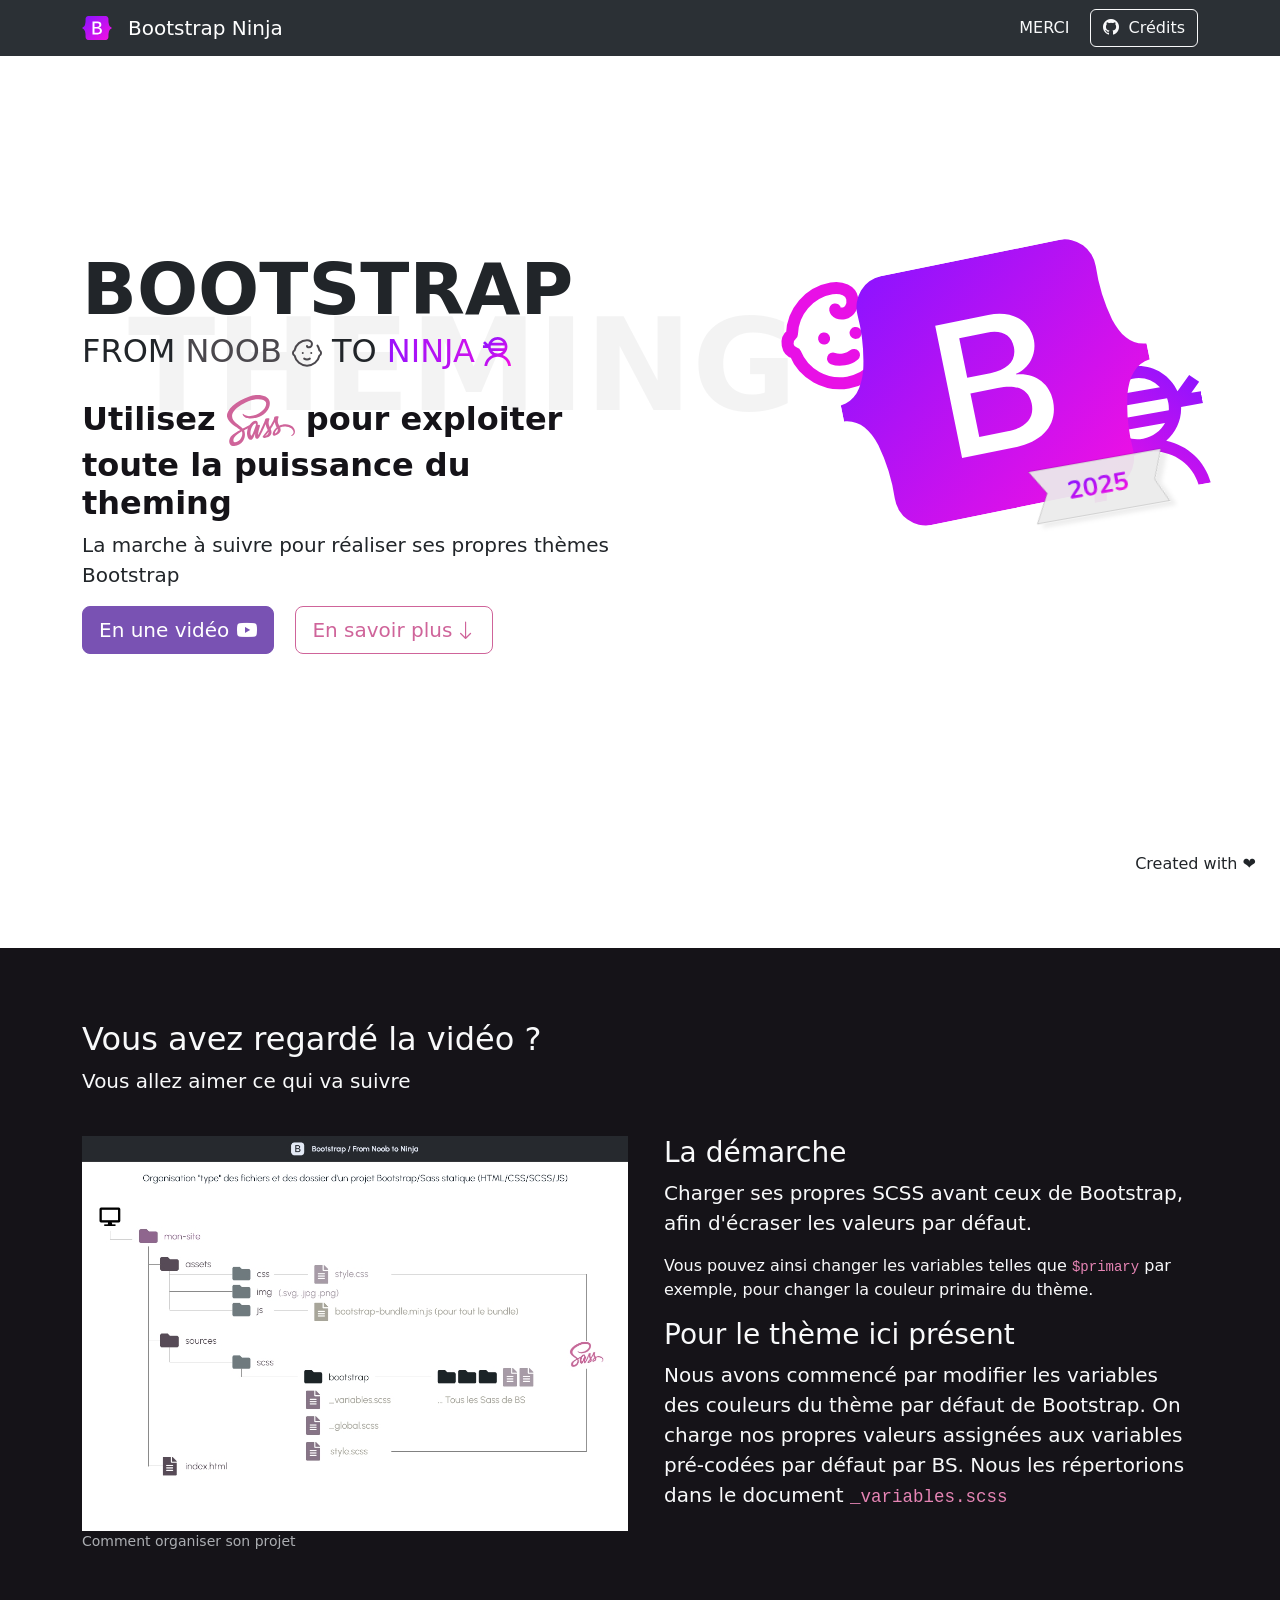
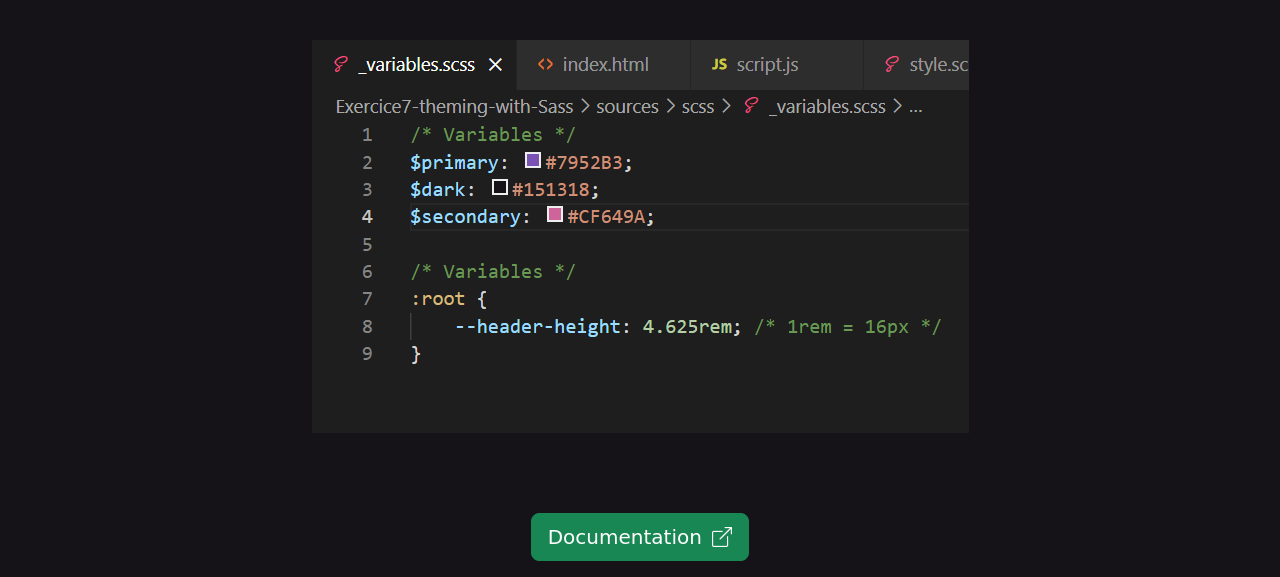
<file: Exercice7-theming-with-Sass/index.html>
<!DOCTYPE html>
<html lang="fr">

<head>
    <meta charset="UTF-8">
    <meta http-equiv="X-UA-Compatible" content="IE=edge">
    <meta name="viewport" content="width=device-width, initial-scale=1.0">

    <title>Bootstrap • From Noob to Ninja</title>

    <!-- Favicons -->
    <link rel="icon" type="image/x-icon" href="favicon.ico">

    <!-- BS minified dropped ! 
    <link rel="stylesheet" href="assets/css/bootstrap.min.css">
    -->

    <!-- Importer les BS Icons ici-->
    <link rel="stylesheet" href="https://cdn.jsdelivr.net/npm/bootstrap-icons@1.13.1/font/bootstrap-icons.min.css">

    <!-- Main style all is compiled here -->
    <link rel="stylesheet" href="assets/css/style.css">

</head>

<body>

    <header id="main-header" class="fixed-top" data-bs-theme="dark">
        <nav class="navbar navbar-expand-md bg-body-tertiary">
            <div class="container-sm">
                <a class="navbar-brand d-flex align-items-center" href="#">
                    <img src="assets/img/logo.svg" alt="Logo Bootstrap From Noob to Ninja" width="30" height="24"
                        class="me-3">
                    Bootstrap Ninja
                </a>

                <button class="navbar-toggler" type="button" data-bs-toggle="collapse"
                    data-bs-target="#navbarSupportedContent" aria-controls="navbarSupportedContent"
                    aria-expanded="false" aria-label="Toggle navigation">
                    <span class="navbar-toggler-icon"></span>
                </button>
                <div class="collapse navbar-collapse" id="navbarSupportedContent">
                    <div class="ms-auto">
                        <span class="text-light">MERCI</span>

                        <!-- Button -->
                        <a class="btn btn-outline-light ms-lg-3" aria-current="page"
                            href="https://github.com/el-cassegrain" target="_blank"><i class="bi bi-github pe-1"></i>
                            Crédits</a>
                    </div>
                </div>
            </div>
        </nav>
        </div>
    </header>

    <main>
        <div class="container mb-5">




            <section id="hero-section" class="h-100 d-flex  min-vh-100 align-items-center justify-content-center mt-n5">


                <!-- Créer la row et les col ici puis faites les consignes -->
                <div class="row flex-column-reverse align-items-center flex-lg-row align-items-lg-start">
                    <div class="col-12 col-lg-6">
                        <!-- Mettre le h1 et le texte d'intro dans la première col -->
                        <h1
                            class="mt-5 mt-lg-0 mb-3 display-2 fw-bold text-center text-lg-start text-uppercase d-flex flex-column">
                            Bootstrap
                            <span class="fs-2 fw-medium">
                                From

                                <span style="color: #4B484D" class="d-inline-flex align-items-center me-2">
                                    Noob
                                    <svg xmlns="http://www.w3.org/2000/svg" width="34" height="34" fill="none"
                                        class="mt-1 ms-2" viewBox="0 0 34 34">
                                        <path stroke="#4B484D" stroke-linecap="round" stroke-linejoin="round"
                                            stroke-width="2"
                                            d="M14.167 22.667c.708.425 1.7.708 2.833.708 1.133 0 2.125-.283 2.833-.708M21.25 17h.014m6.191-7.348a12.749 12.749 0 0 1 2.012 4.798 2.834 2.834 0 0 1 0 5.1 12.75 12.75 0 0 1-24.934 0 2.833 2.833 0 0 1 0-5.1A12.75 12.75 0 0 1 17 4.25c2.833 0 4.958 1.558 4.958 3.542 0 1.983-1.275 3.541-2.833 3.541-1.133 0-2.125-.566-2.125-1.416M12.75 17h.014" />
                                    </svg>
                                </span>to
                                <span style="background: linear-gradient(65deg, #9313FD, #E810E6);
                                -webkit-background-clip: text; /* nécessaire pour Chrome, Safari */
                                -webkit-text-fill-color: transparent; /* masque le texte */
                                background-clip: text; /* pour Firefox (expérimental) */"
                                    class="d-inline-flex align-items-center">
                                    Ninja <svg xmlns="http://www.w3.org/2000/svg" width="28" height="29" fill="none"
                                        class="ms-2" viewBox="0 0 28 29">
                                        <g clip-path="url(#a)">
                                            <path fill="url(#b)"
                                                d="M19.737 17.9c2.827-1.688 4.718-4.757 4.718-8.255 0-5.317-4.38-9.645-9.76-9.645C10.12 0 6.271 3.128 5.22 7.331L1.982 4.133.025 6.072l2.17 2.144H0v2.738h5.027c.404 2.944 2.159 5.473 4.627 6.947C5.118 19.73 1.826 23.963 1.396 29h2.786c.566-5.237 5.067-9.335 10.518-9.335 5.452 0 9.952 4.093 10.519 9.335h2.786c-.435-5.037-3.727-9.27-8.268-11.1ZM14.695 2.74a7.002 7.002 0 0 1 5.75 2.988h-11.5a7.009 7.009 0 0 1 5.75-2.988ZM7.707 9.645c0-.405.035-.8.1-1.184h13.776a6.99 6.99 0 0 1-.076 2.738H7.889a6.573 6.573 0 0 1-.182-1.554Zm1.522 4.293h10.943A7.005 7.005 0 0 1 14.7 16.55a6.998 6.998 0 0 1-5.471-2.613Z" />
                                        </g>
                                        <defs>
                                            <linearGradient id="b" x1="4.145" x2="29.443" y1=".725" y2="25.072"
                                                gradientUnits="userSpaceOnUse">
                                                <stop stop-color="#9013FE" />
                                                <stop offset="1" stop-color="#F210E3" />
                                            </linearGradient>
                                            <clipPath id="a">
                                                <path fill="#fff" d="M0 0h28v29H0z" />
                                            </clipPath>
                                        </defs>
                                    </svg>
                                </span>
                            </span>

                        </h1>

                        <h2 class="fw-bold text-dark pt-2">Utilisez <img class="d-inline-flex align-items-center"
                                src="assets/img/logo-sass.svg" width="68" alt="Logo Sass"> pour exploiter toute la
                            puissance du theming</h2>
                        <p class="lead">La marche à suivre pour réaliser ses propres thèmes Bootstrap</p>

                        <button type="button"
                            class="btn btn-primary btn-lg d-inline-flex align-items-center mb-2 mb-lg-0"
                            data-bs-toggle="modal" data-bs-target="#modalVideo">En une vidéo <i
                                class="bi bi-youtube ms-2"></i></button>
                        <a href="#architecture"
                            class="btn btn-outline-secondary btn-lg ms-3 d-none d-lg-inline-flex align-items-lg-center">En
                            savoir plus <i class="ps-1 bi bi-arrow-down"></i></a>
                    </div>

                    <!-- L'image hero se trouve dans assets/img/ la mettre dans seconde col -->
                    <div class="col-12 col-lg-6 text-center text-lg-end">
                        <img src="assets/img/hero-img.svg" alt="Image Hero Bootstrap From Noob to Ninja"
                            class="img-fluid max-width-hero-img">
                    </div>
                </div>
            </section>
        </div>
        <!-- More -->
        <section id="architecture" data-bs-theme="dark" class="bg-dark text-light mt-4">
            <div class="container">
                <div class="row">
                    <div class="col-12 mt-4 mt-lg-5 pt-lg-4">
                        <h2>Vous avez regardé la vidéo ?</h2>
                        <p class="lead">Vous allez aimer ce qui va suivre</p>
                    </div>
                    <div class="col-12 col-lg-6 my-4">
                        <figure class="figure">
                            <img src="assets/img/Architecture-bootstrap-sass.jpg" alt="Architecture Bootstrap/Sass"
                                class="img-fluid">
                            <figcaption class="figure-caption">Comment organiser son projet</figcaption>
                        </figure>

                    </div>
                    <div class="col-12 col-lg-6 px-lg-4 mt-3 mt-lg-4">
                        <h3>La démarche</h3>
                        <p class="lead">Charger ses propres SCSS avant ceux de Bootstrap, afin d'écraser les valeurs
                            par
                            défaut.</p>
                        <p>Vous pouvez ainsi changer les variables telles que <code>$primary</code> par exemple,
                            pour
                            changer la couleur primaire du thème.</p>

                        <h3>Pour le thème ici présent</h3>
                        <p class="lead">Nous avons commencé par modifier les variables des couleurs du thème par
                            défaut
                            de Bootstrap. On charge nos propres valeurs assignées aux variables pré-codées par
                            défaut
                            par BS. Nous les répertorions dans le document <code>_variables.scss</code></p>
                    </div>
                </div>

                <div class="row py-3 py-lg-5">
                    <div class="col-12 text-center">
                        <img src="assets/img/variables.png" alt="Variables du projet" class="img-fluid">
                    </div>
                </div>

                <div class="row mt-3 py-3">
                    <div class="col-12 text-center">
                        <a class="btn btn-success btn-lg"
                            href="https://getbootstrap.com/docs/5.3/customize/sass/">Documentation <i
                                class="bi bi-box-arrow-up-right ps-1"></i></a>
                    </div>
                </div>
            </div>
        </section>
        </div>
    </main>

    <footer id="main-footer" class="fixed-bottom d-flex justify-content-end p-4">
        Created with ❤️
    </footer>

    <!-- Modal for grafikart video -->
    <div class="modal fade" id="modalVideo" tabindex="-1" aria-labelledby="exampleModalLabel" aria-hidden="true">
        <div class="modal-dialog modal-lg">
            <div class="modal-content">
                <iframe height="600" min-width="360" max-width="900" min-height="600" max-height="750"
                    src="https://www.youtube.com/embed/WEzg6ZP4W2g" title="YouTube video player" frameborder="0"
                    allow="accelerometer; autoplay; clipboard-write; encrypted-media; gyroscope; picture-in-picture"
                    allowfullscreen></iframe>
            </div>
        </div>
    </div>



    <!-- Vendor scripts -->
    <script src="assets/js/bootstrap.bundle.min.js"></script>

    <!-- Main script -->
    <script src="assets/js/script.js"></script>
</body>

</html>
</file>
<file: Exercice7-theming-with-Sass/assets/css/style.css>
@charset "UTF-8";
/* Import my sass */
/* Variables */
/* Variables */
:root {
  --header-height: 4.625rem; /* 1rem = 16px */
}

/* Global styles */
*::selection {
  background-color: purple;
  color: rgba(255, 255, 255, 0.883);
}

/* Then import all Bootstrap */
/*!
 * Bootstrap  v5.3.8 (https://getbootstrap.com/)
 * Copyright 2011-2025 The Bootstrap Authors
 * Licensed under MIT (https://github.com/twbs/bootstrap/blob/main/LICENSE)
 */
:root,
[data-bs-theme=light] {
  --bs-blue: #0d6efd;
  --bs-indigo: #6610f2;
  --bs-purple: #6f42c1;
  --bs-pink: #d63384;
  --bs-red: #dc3545;
  --bs-orange: #fd7e14;
  --bs-yellow: #ffc107;
  --bs-green: #198754;
  --bs-teal: #20c997;
  --bs-cyan: #0dcaf0;
  --bs-black: #000;
  --bs-white: #fff;
  --bs-gray: #6c757d;
  --bs-gray-dark: #343a40;
  --bs-gray-100: #f8f9fa;
  --bs-gray-200: #e9ecef;
  --bs-gray-300: #dee2e6;
  --bs-gray-400: #ced4da;
  --bs-gray-500: #adb5bd;
  --bs-gray-600: #6c757d;
  --bs-gray-700: #495057;
  --bs-gray-800: #343a40;
  --bs-gray-900: #212529;
  --bs-primary: #7952B3;
  --bs-secondary: #CF649A;
  --bs-success: #198754;
  --bs-info: #0dcaf0;
  --bs-warning: #ffc107;
  --bs-danger: #dc3545;
  --bs-light: #f8f9fa;
  --bs-dark: #151318;
  --bs-primary-rgb: 121, 82, 179;
  --bs-secondary-rgb: 207, 100, 154;
  --bs-success-rgb: 25, 135, 84;
  --bs-info-rgb: 13, 202, 240;
  --bs-warning-rgb: 255, 193, 7;
  --bs-danger-rgb: 220, 53, 69;
  --bs-light-rgb: 248, 249, 250;
  --bs-dark-rgb: 21, 19, 24;
  --bs-primary-text-emphasis: rgb(18.9803921569%, 12.862745098%, 28.0784313725%);
  --bs-secondary-text-emphasis: rgb(32.4705882353%, 15.6862745098%, 24.1568627451%);
  --bs-success-text-emphasis: rgb(3.9215686275%, 21.1764705882%, 13.1764705882%);
  --bs-info-text-emphasis: rgb(2.0392156863%, 31.6862745098%, 37.6470588235%);
  --bs-warning-text-emphasis: rgb(40%, 30.2745098039%, 1.0980392157%);
  --bs-danger-text-emphasis: rgb(34.5098039216%, 8.3137254902%, 10.8235294118%);
  --bs-light-text-emphasis: #495057;
  --bs-dark-text-emphasis: #495057;
  --bs-primary-bg-subtle: rgb(89.4901960784%, 86.431372549%, 94.0392156863%);
  --bs-secondary-bg-subtle: rgb(96.2352941176%, 87.8431372549%, 92.0784313725%);
  --bs-success-bg-subtle: rgb(81.9607843137%, 90.5882352941%, 86.5882352941%);
  --bs-info-bg-subtle: rgb(81.0196078431%, 95.8431372549%, 98.8235294118%);
  --bs-warning-bg-subtle: rgb(100%, 95.137254902%, 80.5490196078%);
  --bs-danger-bg-subtle: rgb(97.2549019608%, 84.1568627451%, 85.4117647059%);
  --bs-light-bg-subtle: rgb(98.6274509804%, 98.8235294118%, 99.0196078431%);
  --bs-dark-bg-subtle: #ced4da;
  --bs-primary-border-subtle: rgb(78.9803921569%, 72.862745098%, 88.0784313725%);
  --bs-secondary-border-subtle: rgb(92.4705882353%, 75.6862745098%, 84.1568627451%);
  --bs-success-border-subtle: rgb(63.9215686275%, 81.1764705882%, 73.1764705882%);
  --bs-info-border-subtle: rgb(62.0392156863%, 91.6862745098%, 97.6470588235%);
  --bs-warning-border-subtle: rgb(100%, 90.2745098039%, 61.0980392157%);
  --bs-danger-border-subtle: rgb(94.5098039216%, 68.3137254902%, 70.8235294118%);
  --bs-light-border-subtle: #e9ecef;
  --bs-dark-border-subtle: #adb5bd;
  --bs-white-rgb: 255, 255, 255;
  --bs-black-rgb: 0, 0, 0;
  --bs-font-sans-serif: system-ui, -apple-system, "Segoe UI", Roboto, "Helvetica Neue", "Noto Sans", "Liberation Sans", Arial, sans-serif, "Apple Color Emoji", "Segoe UI Emoji", "Segoe UI Symbol", "Noto Color Emoji";
  --bs-font-monospace: SFMono-Regular, Menlo, Monaco, Consolas, "Liberation Mono", "Courier New", monospace;
  --bs-gradient: linear-gradient(180deg, rgba(255, 255, 255, 0.15), rgba(255, 255, 255, 0));
  --bs-body-font-family: var(--bs-font-sans-serif);
  --bs-body-font-size: 1rem;
  --bs-body-font-weight: 400;
  --bs-body-line-height: 1.5;
  --bs-body-color: #212529;
  --bs-body-color-rgb: 33, 37, 41;
  --bs-body-bg: #fff;
  --bs-body-bg-rgb: 255, 255, 255;
  --bs-emphasis-color: #000;
  --bs-emphasis-color-rgb: 0, 0, 0;
  --bs-secondary-color: rgba(33, 37, 41, 0.75);
  --bs-secondary-color-rgb: 33, 37, 41;
  --bs-secondary-bg: #e9ecef;
  --bs-secondary-bg-rgb: 233, 236, 239;
  --bs-tertiary-color: rgba(33, 37, 41, 0.5);
  --bs-tertiary-color-rgb: 33, 37, 41;
  --bs-tertiary-bg: #f8f9fa;
  --bs-tertiary-bg-rgb: 248, 249, 250;
  --bs-heading-color: inherit;
  --bs-link-color: #7952B3;
  --bs-link-color-rgb: 121, 82, 179;
  --bs-link-decoration: underline;
  --bs-link-hover-color: rgb(37.9607843137%, 25.7254901961%, 56.1568627451%);
  --bs-link-hover-color-rgb: 97, 66, 143;
  --bs-code-color: #d63384;
  --bs-highlight-color: #212529;
  --bs-highlight-bg: rgb(100%, 95.137254902%, 80.5490196078%);
  --bs-border-width: 1px;
  --bs-border-style: solid;
  --bs-border-color: #dee2e6;
  --bs-border-color-translucent: rgba(0, 0, 0, 0.175);
  --bs-border-radius: 0.375rem;
  --bs-border-radius-sm: 0.25rem;
  --bs-border-radius-lg: 0.5rem;
  --bs-border-radius-xl: 1rem;
  --bs-border-radius-xxl: 2rem;
  --bs-border-radius-2xl: var(--bs-border-radius-xxl);
  --bs-border-radius-pill: 50rem;
  --bs-box-shadow: 0 0.5rem 1rem rgba(0, 0, 0, 0.15);
  --bs-box-shadow-sm: 0 0.125rem 0.25rem rgba(0, 0, 0, 0.075);
  --bs-box-shadow-lg: 0 1rem 3rem rgba(0, 0, 0, 0.175);
  --bs-box-shadow-inset: inset 0 1px 2px rgba(0, 0, 0, 0.075);
  --bs-focus-ring-width: 0.25rem;
  --bs-focus-ring-opacity: 0.25;
  --bs-focus-ring-color: rgba(121, 82, 179, 0.25);
  --bs-form-valid-color: #198754;
  --bs-form-valid-border-color: #198754;
  --bs-form-invalid-color: #dc3545;
  --bs-form-invalid-border-color: #dc3545;
}

[data-bs-theme=dark] {
  color-scheme: dark;
  --bs-body-color: #dee2e6;
  --bs-body-color-rgb: 222, 226, 230;
  --bs-body-bg: #212529;
  --bs-body-bg-rgb: 33, 37, 41;
  --bs-emphasis-color: #fff;
  --bs-emphasis-color-rgb: 255, 255, 255;
  --bs-secondary-color: rgba(222, 226, 230, 0.75);
  --bs-secondary-color-rgb: 222, 226, 230;
  --bs-secondary-bg: #343a40;
  --bs-secondary-bg-rgb: 52, 58, 64;
  --bs-tertiary-color: rgba(222, 226, 230, 0.5);
  --bs-tertiary-color-rgb: 222, 226, 230;
  --bs-tertiary-bg: rgb(16.6666666667%, 18.6274509804%, 20.5882352941%);
  --bs-tertiary-bg-rgb: 43, 48, 53;
  --bs-primary-text-emphasis: rgb(68.4705882353%, 59.2941176471%, 82.1176470588%);
  --bs-secondary-text-emphasis: rgb(88.7058823529%, 63.5294117647%, 76.2352941176%);
  --bs-success-text-emphasis: rgb(45.8823529412%, 71.7647058824%, 59.7647058824%);
  --bs-info-text-emphasis: rgb(43.0588235294%, 87.5294117647%, 96.4705882353%);
  --bs-warning-text-emphasis: rgb(100%, 85.4117647059%, 41.6470588235%);
  --bs-danger-text-emphasis: rgb(91.7647058824%, 52.4705882353%, 56.2352941176%);
  --bs-light-text-emphasis: #f8f9fa;
  --bs-dark-text-emphasis: #dee2e6;
  --bs-primary-bg-subtle: rgb(9.4901960784%, 6.431372549%, 14.0392156863%);
  --bs-secondary-bg-subtle: rgb(16.2352941176%, 7.8431372549%, 12.0784313725%);
  --bs-success-bg-subtle: rgb(1.9607843137%, 10.5882352941%, 6.5882352941%);
  --bs-info-bg-subtle: rgb(1.0196078431%, 15.8431372549%, 18.8235294118%);
  --bs-warning-bg-subtle: rgb(20%, 15.137254902%, 0.5490196078%);
  --bs-danger-bg-subtle: rgb(17.2549019608%, 4.1568627451%, 5.4117647059%);
  --bs-light-bg-subtle: #343a40;
  --bs-dark-bg-subtle: #1a1d20;
  --bs-primary-border-subtle: rgb(28.4705882353%, 19.2941176471%, 42.1176470588%);
  --bs-secondary-border-subtle: rgb(48.7058823529%, 23.5294117647%, 36.2352941176%);
  --bs-success-border-subtle: rgb(5.8823529412%, 31.7647058824%, 19.7647058824%);
  --bs-info-border-subtle: rgb(3.0588235294%, 47.5294117647%, 56.4705882353%);
  --bs-warning-border-subtle: rgb(60%, 45.4117647059%, 1.6470588235%);
  --bs-danger-border-subtle: rgb(51.7647058824%, 12.4705882353%, 16.2352941176%);
  --bs-light-border-subtle: #495057;
  --bs-dark-border-subtle: #343a40;
  --bs-heading-color: inherit;
  --bs-link-color: rgb(68.4705882353%, 59.2941176471%, 82.1176470588%);
  --bs-link-hover-color: rgb(74.7764705882%, 67.4352941176%, 85.6941176471%);
  --bs-link-color-rgb: 175, 151, 209;
  --bs-link-hover-color-rgb: 191, 172, 219;
  --bs-code-color: rgb(90.3529411765%, 52%, 71.0588235294%);
  --bs-highlight-color: #dee2e6;
  --bs-highlight-bg: rgb(40%, 30.2745098039%, 1.0980392157%);
  --bs-border-color: #495057;
  --bs-border-color-translucent: rgba(255, 255, 255, 0.15);
  --bs-form-valid-color: rgb(45.8823529412%, 71.7647058824%, 59.7647058824%);
  --bs-form-valid-border-color: rgb(45.8823529412%, 71.7647058824%, 59.7647058824%);
  --bs-form-invalid-color: rgb(91.7647058824%, 52.4705882353%, 56.2352941176%);
  --bs-form-invalid-border-color: rgb(91.7647058824%, 52.4705882353%, 56.2352941176%);
}

*,
*::before,
*::after {
  box-sizing: border-box;
}

@media (prefers-reduced-motion: no-preference) {
  :root {
    scroll-behavior: smooth;
  }
}

body {
  margin: 0;
  font-family: var(--bs-body-font-family);
  font-size: var(--bs-body-font-size);
  font-weight: var(--bs-body-font-weight);
  line-height: var(--bs-body-line-height);
  color: var(--bs-body-color);
  text-align: var(--bs-body-text-align);
  background-color: var(--bs-body-bg);
  -webkit-text-size-adjust: 100%;
  -webkit-tap-highlight-color: rgba(0, 0, 0, 0);
}

hr {
  margin: 1rem 0;
  color: inherit;
  border: 0;
  border-top: var(--bs-border-width) solid;
  opacity: 0.25;
}

h6, .h6, h5, .h5, h4, .h4, h3, .h3, h2, .h2, h1, .h1 {
  margin-top: 0;
  margin-bottom: 0.5rem;
  font-weight: 500;
  line-height: 1.2;
  color: var(--bs-heading-color);
}

h1, .h1 {
  font-size: calc(1.375rem + 1.5vw);
}
@media (min-width: 1200px) {
  h1, .h1 {
    font-size: 2.5rem;
  }
}

h2, .h2 {
  font-size: calc(1.325rem + 0.9vw);
}
@media (min-width: 1200px) {
  h2, .h2 {
    font-size: 2rem;
  }
}

h3, .h3 {
  font-size: calc(1.3rem + 0.6vw);
}
@media (min-width: 1200px) {
  h3, .h3 {
    font-size: 1.75rem;
  }
}

h4, .h4 {
  font-size: calc(1.275rem + 0.3vw);
}
@media (min-width: 1200px) {
  h4, .h4 {
    font-size: 1.5rem;
  }
}

h5, .h5 {
  font-size: 1.25rem;
}

h6, .h6 {
  font-size: 1rem;
}

p {
  margin-top: 0;
  margin-bottom: 1rem;
}

abbr[title] {
  text-decoration: underline dotted;
  cursor: help;
  text-decoration-skip-ink: none;
}

address {
  margin-bottom: 1rem;
  font-style: normal;
  line-height: inherit;
}

ol,
ul {
  padding-left: 2rem;
}

ol,
ul,
dl {
  margin-top: 0;
  margin-bottom: 1rem;
}

ol ol,
ul ul,
ol ul,
ul ol {
  margin-bottom: 0;
}

dt {
  font-weight: 700;
}

dd {
  margin-bottom: 0.5rem;
  margin-left: 0;
}

blockquote {
  margin: 0 0 1rem;
}

b,
strong {
  font-weight: bolder;
}

small, .small {
  font-size: 0.875em;
}

mark, .mark {
  padding: 0.1875em;
  color: var(--bs-highlight-color);
  background-color: var(--bs-highlight-bg);
}

sub,
sup {
  position: relative;
  font-size: 0.75em;
  line-height: 0;
  vertical-align: baseline;
}

sub {
  bottom: -0.25em;
}

sup {
  top: -0.5em;
}

a {
  color: rgba(var(--bs-link-color-rgb), var(--bs-link-opacity, 1));
  text-decoration: underline;
}
a:hover {
  --bs-link-color-rgb: var(--bs-link-hover-color-rgb);
}

a:not([href]):not([class]), a:not([href]):not([class]):hover {
  color: inherit;
  text-decoration: none;
}

pre,
code,
kbd,
samp {
  font-family: var(--bs-font-monospace);
  font-size: 1em;
}

pre {
  display: block;
  margin-top: 0;
  margin-bottom: 1rem;
  overflow: auto;
  font-size: 0.875em;
}
pre code {
  font-size: inherit;
  color: inherit;
  word-break: normal;
}

code {
  font-size: 0.875em;
  color: var(--bs-code-color);
  word-wrap: break-word;
}
a > code {
  color: inherit;
}

kbd {
  padding: 0.1875rem 0.375rem;
  font-size: 0.875em;
  color: var(--bs-body-bg);
  background-color: var(--bs-body-color);
  border-radius: 0.25rem;
}
kbd kbd {
  padding: 0;
  font-size: 1em;
}

figure {
  margin: 0 0 1rem;
}

img,
svg {
  vertical-align: middle;
}

table {
  caption-side: bottom;
  border-collapse: collapse;
}

caption {
  padding-top: 0.5rem;
  padding-bottom: 0.5rem;
  color: var(--bs-secondary-color);
  text-align: left;
}

th {
  text-align: inherit;
  text-align: -webkit-match-parent;
}

thead,
tbody,
tfoot,
tr,
td,
th {
  border-color: inherit;
  border-style: solid;
  border-width: 0;
}

label {
  display: inline-block;
}

button {
  border-radius: 0;
}

button:focus:not(:focus-visible) {
  outline: 0;
}

input,
button,
select,
optgroup,
textarea {
  margin: 0;
  font-family: inherit;
  font-size: inherit;
  line-height: inherit;
}

button,
select {
  text-transform: none;
}

[role=button] {
  cursor: pointer;
}

select {
  word-wrap: normal;
}
select:disabled {
  opacity: 1;
}

[list]:not([type=date]):not([type=datetime-local]):not([type=month]):not([type=week]):not([type=time])::-webkit-calendar-picker-indicator {
  display: none !important;
}

button,
[type=button],
[type=reset],
[type=submit] {
  -webkit-appearance: button;
}
button:not(:disabled),
[type=button]:not(:disabled),
[type=reset]:not(:disabled),
[type=submit]:not(:disabled) {
  cursor: pointer;
}

::-moz-focus-inner {
  padding: 0;
  border-style: none;
}

textarea {
  resize: vertical;
}

fieldset {
  min-width: 0;
  padding: 0;
  margin: 0;
  border: 0;
}

legend {
  float: left;
  width: 100%;
  padding: 0;
  margin-bottom: 0.5rem;
  line-height: inherit;
  font-size: calc(1.275rem + 0.3vw);
}
@media (min-width: 1200px) {
  legend {
    font-size: 1.5rem;
  }
}
legend + * {
  clear: left;
}

::-webkit-datetime-edit-fields-wrapper,
::-webkit-datetime-edit-text,
::-webkit-datetime-edit-minute,
::-webkit-datetime-edit-hour-field,
::-webkit-datetime-edit-day-field,
::-webkit-datetime-edit-month-field,
::-webkit-datetime-edit-year-field {
  padding: 0;
}

::-webkit-inner-spin-button {
  height: auto;
}

[type=search] {
  -webkit-appearance: textfield;
  outline-offset: -2px;
}
[type=search]::-webkit-search-cancel-button {
  cursor: pointer;
  filter: grayscale(1);
}

/* rtl:raw:
[type="tel"],
[type="url"],
[type="email"],
[type="number"] {
  direction: ltr;
}
*/
::-webkit-search-decoration {
  -webkit-appearance: none;
}

::-webkit-color-swatch-wrapper {
  padding: 0;
}

::file-selector-button {
  font: inherit;
  -webkit-appearance: button;
}

output {
  display: inline-block;
}

iframe {
  border: 0;
}

summary {
  display: list-item;
  cursor: pointer;
}

progress {
  vertical-align: baseline;
}

[hidden] {
  display: none !important;
}

.lead {
  font-size: 1.25rem;
  font-weight: 300;
}

.display-1 {
  font-weight: 300;
  line-height: 1.2;
  font-size: calc(1.625rem + 4.5vw);
}
@media (min-width: 1200px) {
  .display-1 {
    font-size: 5rem;
  }
}

.display-2 {
  font-weight: 300;
  line-height: 1.2;
  font-size: calc(1.575rem + 3.9vw);
}
@media (min-width: 1200px) {
  .display-2 {
    font-size: 4.5rem;
  }
}

.display-3 {
  font-weight: 300;
  line-height: 1.2;
  font-size: calc(1.525rem + 3.3vw);
}
@media (min-width: 1200px) {
  .display-3 {
    font-size: 4rem;
  }
}

.display-4 {
  font-weight: 300;
  line-height: 1.2;
  font-size: calc(1.475rem + 2.7vw);
}
@media (min-width: 1200px) {
  .display-4 {
    font-size: 3.5rem;
  }
}

.display-5 {
  font-weight: 300;
  line-height: 1.2;
  font-size: calc(1.425rem + 2.1vw);
}
@media (min-width: 1200px) {
  .display-5 {
    font-size: 3rem;
  }
}

.display-6 {
  font-weight: 300;
  line-height: 1.2;
  font-size: calc(1.375rem + 1.5vw);
}
@media (min-width: 1200px) {
  .display-6 {
    font-size: 2.5rem;
  }
}

.list-unstyled {
  padding-left: 0;
  list-style: none;
}

.list-inline {
  padding-left: 0;
  list-style: none;
}

.list-inline-item {
  display: inline-block;
}
.list-inline-item:not(:last-child) {
  margin-right: 0.5rem;
}

.initialism {
  font-size: 0.875em;
  text-transform: uppercase;
}

.blockquote {
  margin-bottom: 1rem;
  font-size: 1.25rem;
}
.blockquote > :last-child {
  margin-bottom: 0;
}

.blockquote-footer {
  margin-top: -1rem;
  margin-bottom: 1rem;
  font-size: 0.875em;
  color: #6c757d;
}
.blockquote-footer::before {
  content: "— ";
}

.img-fluid {
  max-width: 100%;
  height: auto;
}

.img-thumbnail {
  padding: 0.25rem;
  background-color: var(--bs-body-bg);
  border: var(--bs-border-width) solid var(--bs-border-color);
  border-radius: var(--bs-border-radius);
  max-width: 100%;
  height: auto;
}

.figure {
  display: inline-block;
}

.figure-img {
  margin-bottom: 0.5rem;
  line-height: 1;
}

.figure-caption {
  font-size: 0.875em;
  color: var(--bs-secondary-color);
}

.container,
.container-fluid,
.container-xxl,
.container-xl,
.container-lg,
.container-md,
.container-sm {
  --bs-gutter-x: 1.5rem;
  --bs-gutter-y: 0;
  width: 100%;
  padding-right: calc(var(--bs-gutter-x) * 0.5);
  padding-left: calc(var(--bs-gutter-x) * 0.5);
  margin-right: auto;
  margin-left: auto;
}

@media (min-width: 576px) {
  .container-sm, .container {
    max-width: 540px;
  }
}
@media (min-width: 768px) {
  .container-md, .container-sm, .container {
    max-width: 720px;
  }
}
@media (min-width: 992px) {
  .container-lg, .container-md, .container-sm, .container {
    max-width: 960px;
  }
}
@media (min-width: 1200px) {
  .container-xl, .container-lg, .container-md, .container-sm, .container {
    max-width: 1140px;
  }
}
@media (min-width: 1400px) {
  .container-xxl, .container-xl, .container-lg, .container-md, .container-sm, .container {
    max-width: 1320px;
  }
}
:root {
  --bs-breakpoint-xs: 0;
  --bs-breakpoint-sm: 576px;
  --bs-breakpoint-md: 768px;
  --bs-breakpoint-lg: 992px;
  --bs-breakpoint-xl: 1200px;
  --bs-breakpoint-xxl: 1400px;
}

.row {
  --bs-gutter-x: 1.5rem;
  --bs-gutter-y: 0;
  display: flex;
  flex-wrap: wrap;
  margin-top: calc(-1 * var(--bs-gutter-y));
  margin-right: calc(-0.5 * var(--bs-gutter-x));
  margin-left: calc(-0.5 * var(--bs-gutter-x));
}
.row > * {
  flex-shrink: 0;
  width: 100%;
  max-width: 100%;
  padding-right: calc(var(--bs-gutter-x) * 0.5);
  padding-left: calc(var(--bs-gutter-x) * 0.5);
  margin-top: var(--bs-gutter-y);
}

.col {
  flex: 1 0 0;
}

.row-cols-auto > * {
  flex: 0 0 auto;
  width: auto;
}

.row-cols-1 > * {
  flex: 0 0 auto;
  width: 100%;
}

.row-cols-2 > * {
  flex: 0 0 auto;
  width: 50%;
}

.row-cols-3 > * {
  flex: 0 0 auto;
  width: 33.33333333%;
}

.row-cols-4 > * {
  flex: 0 0 auto;
  width: 25%;
}

.row-cols-5 > * {
  flex: 0 0 auto;
  width: 20%;
}

.row-cols-6 > * {
  flex: 0 0 auto;
  width: 16.66666667%;
}

.col-auto {
  flex: 0 0 auto;
  width: auto;
}

.col-1 {
  flex: 0 0 auto;
  width: 8.33333333%;
}

.col-2 {
  flex: 0 0 auto;
  width: 16.66666667%;
}

.col-3 {
  flex: 0 0 auto;
  width: 25%;
}

.col-4 {
  flex: 0 0 auto;
  width: 33.33333333%;
}

.col-5 {
  flex: 0 0 auto;
  width: 41.66666667%;
}

.col-6 {
  flex: 0 0 auto;
  width: 50%;
}

.col-7 {
  flex: 0 0 auto;
  width: 58.33333333%;
}

.col-8 {
  flex: 0 0 auto;
  width: 66.66666667%;
}

.col-9 {
  flex: 0 0 auto;
  width: 75%;
}

.col-10 {
  flex: 0 0 auto;
  width: 83.33333333%;
}

.col-11 {
  flex: 0 0 auto;
  width: 91.66666667%;
}

.col-12 {
  flex: 0 0 auto;
  width: 100%;
}

.offset-1 {
  margin-left: 8.33333333%;
}

.offset-2 {
  margin-left: 16.66666667%;
}

.offset-3 {
  margin-left: 25%;
}

.offset-4 {
  margin-left: 33.33333333%;
}

.offset-5 {
  margin-left: 41.66666667%;
}

.offset-6 {
  margin-left: 50%;
}

.offset-7 {
  margin-left: 58.33333333%;
}

.offset-8 {
  margin-left: 66.66666667%;
}

.offset-9 {
  margin-left: 75%;
}

.offset-10 {
  margin-left: 83.33333333%;
}

.offset-11 {
  margin-left: 91.66666667%;
}

.g-0,
.gx-0 {
  --bs-gutter-x: 0;
}

.g-0,
.gy-0 {
  --bs-gutter-y: 0;
}

.g-1,
.gx-1 {
  --bs-gutter-x: 0.25rem;
}

.g-1,
.gy-1 {
  --bs-gutter-y: 0.25rem;
}

.g-2,
.gx-2 {
  --bs-gutter-x: 0.5rem;
}

.g-2,
.gy-2 {
  --bs-gutter-y: 0.5rem;
}

.g-3,
.gx-3 {
  --bs-gutter-x: 1rem;
}

.g-3,
.gy-3 {
  --bs-gutter-y: 1rem;
}

.g-4,
.gx-4 {
  --bs-gutter-x: 1.5rem;
}

.g-4,
.gy-4 {
  --bs-gutter-y: 1.5rem;
}

.g-5,
.gx-5 {
  --bs-gutter-x: 3rem;
}

.g-5,
.gy-5 {
  --bs-gutter-y: 3rem;
}

@media (min-width: 576px) {
  .col-sm {
    flex: 1 0 0;
  }
  .row-cols-sm-auto > * {
    flex: 0 0 auto;
    width: auto;
  }
  .row-cols-sm-1 > * {
    flex: 0 0 auto;
    width: 100%;
  }
  .row-cols-sm-2 > * {
    flex: 0 0 auto;
    width: 50%;
  }
  .row-cols-sm-3 > * {
    flex: 0 0 auto;
    width: 33.33333333%;
  }
  .row-cols-sm-4 > * {
    flex: 0 0 auto;
    width: 25%;
  }
  .row-cols-sm-5 > * {
    flex: 0 0 auto;
    width: 20%;
  }
  .row-cols-sm-6 > * {
    flex: 0 0 auto;
    width: 16.66666667%;
  }
  .col-sm-auto {
    flex: 0 0 auto;
    width: auto;
  }
  .col-sm-1 {
    flex: 0 0 auto;
    width: 8.33333333%;
  }
  .col-sm-2 {
    flex: 0 0 auto;
    width: 16.66666667%;
  }
  .col-sm-3 {
    flex: 0 0 auto;
    width: 25%;
  }
  .col-sm-4 {
    flex: 0 0 auto;
    width: 33.33333333%;
  }
  .col-sm-5 {
    flex: 0 0 auto;
    width: 41.66666667%;
  }
  .col-sm-6 {
    flex: 0 0 auto;
    width: 50%;
  }
  .col-sm-7 {
    flex: 0 0 auto;
    width: 58.33333333%;
  }
  .col-sm-8 {
    flex: 0 0 auto;
    width: 66.66666667%;
  }
  .col-sm-9 {
    flex: 0 0 auto;
    width: 75%;
  }
  .col-sm-10 {
    flex: 0 0 auto;
    width: 83.33333333%;
  }
  .col-sm-11 {
    flex: 0 0 auto;
    width: 91.66666667%;
  }
  .col-sm-12 {
    flex: 0 0 auto;
    width: 100%;
  }
  .offset-sm-0 {
    margin-left: 0;
  }
  .offset-sm-1 {
    margin-left: 8.33333333%;
  }
  .offset-sm-2 {
    margin-left: 16.66666667%;
  }
  .offset-sm-3 {
    margin-left: 25%;
  }
  .offset-sm-4 {
    margin-left: 33.33333333%;
  }
  .offset-sm-5 {
    margin-left: 41.66666667%;
  }
  .offset-sm-6 {
    margin-left: 50%;
  }
  .offset-sm-7 {
    margin-left: 58.33333333%;
  }
  .offset-sm-8 {
    margin-left: 66.66666667%;
  }
  .offset-sm-9 {
    margin-left: 75%;
  }
  .offset-sm-10 {
    margin-left: 83.33333333%;
  }
  .offset-sm-11 {
    margin-left: 91.66666667%;
  }
  .g-sm-0,
  .gx-sm-0 {
    --bs-gutter-x: 0;
  }
  .g-sm-0,
  .gy-sm-0 {
    --bs-gutter-y: 0;
  }
  .g-sm-1,
  .gx-sm-1 {
    --bs-gutter-x: 0.25rem;
  }
  .g-sm-1,
  .gy-sm-1 {
    --bs-gutter-y: 0.25rem;
  }
  .g-sm-2,
  .gx-sm-2 {
    --bs-gutter-x: 0.5rem;
  }
  .g-sm-2,
  .gy-sm-2 {
    --bs-gutter-y: 0.5rem;
  }
  .g-sm-3,
  .gx-sm-3 {
    --bs-gutter-x: 1rem;
  }
  .g-sm-3,
  .gy-sm-3 {
    --bs-gutter-y: 1rem;
  }
  .g-sm-4,
  .gx-sm-4 {
    --bs-gutter-x: 1.5rem;
  }
  .g-sm-4,
  .gy-sm-4 {
    --bs-gutter-y: 1.5rem;
  }
  .g-sm-5,
  .gx-sm-5 {
    --bs-gutter-x: 3rem;
  }
  .g-sm-5,
  .gy-sm-5 {
    --bs-gutter-y: 3rem;
  }
}
@media (min-width: 768px) {
  .col-md {
    flex: 1 0 0;
  }
  .row-cols-md-auto > * {
    flex: 0 0 auto;
    width: auto;
  }
  .row-cols-md-1 > * {
    flex: 0 0 auto;
    width: 100%;
  }
  .row-cols-md-2 > * {
    flex: 0 0 auto;
    width: 50%;
  }
  .row-cols-md-3 > * {
    flex: 0 0 auto;
    width: 33.33333333%;
  }
  .row-cols-md-4 > * {
    flex: 0 0 auto;
    width: 25%;
  }
  .row-cols-md-5 > * {
    flex: 0 0 auto;
    width: 20%;
  }
  .row-cols-md-6 > * {
    flex: 0 0 auto;
    width: 16.66666667%;
  }
  .col-md-auto {
    flex: 0 0 auto;
    width: auto;
  }
  .col-md-1 {
    flex: 0 0 auto;
    width: 8.33333333%;
  }
  .col-md-2 {
    flex: 0 0 auto;
    width: 16.66666667%;
  }
  .col-md-3 {
    flex: 0 0 auto;
    width: 25%;
  }
  .col-md-4 {
    flex: 0 0 auto;
    width: 33.33333333%;
  }
  .col-md-5 {
    flex: 0 0 auto;
    width: 41.66666667%;
  }
  .col-md-6 {
    flex: 0 0 auto;
    width: 50%;
  }
  .col-md-7 {
    flex: 0 0 auto;
    width: 58.33333333%;
  }
  .col-md-8 {
    flex: 0 0 auto;
    width: 66.66666667%;
  }
  .col-md-9 {
    flex: 0 0 auto;
    width: 75%;
  }
  .col-md-10 {
    flex: 0 0 auto;
    width: 83.33333333%;
  }
  .col-md-11 {
    flex: 0 0 auto;
    width: 91.66666667%;
  }
  .col-md-12 {
    flex: 0 0 auto;
    width: 100%;
  }
  .offset-md-0 {
    margin-left: 0;
  }
  .offset-md-1 {
    margin-left: 8.33333333%;
  }
  .offset-md-2 {
    margin-left: 16.66666667%;
  }
  .offset-md-3 {
    margin-left: 25%;
  }
  .offset-md-4 {
    margin-left: 33.33333333%;
  }
  .offset-md-5 {
    margin-left: 41.66666667%;
  }
  .offset-md-6 {
    margin-left: 50%;
  }
  .offset-md-7 {
    margin-left: 58.33333333%;
  }
  .offset-md-8 {
    margin-left: 66.66666667%;
  }
  .offset-md-9 {
    margin-left: 75%;
  }
  .offset-md-10 {
    margin-left: 83.33333333%;
  }
  .offset-md-11 {
    margin-left: 91.66666667%;
  }
  .g-md-0,
  .gx-md-0 {
    --bs-gutter-x: 0;
  }
  .g-md-0,
  .gy-md-0 {
    --bs-gutter-y: 0;
  }
  .g-md-1,
  .gx-md-1 {
    --bs-gutter-x: 0.25rem;
  }
  .g-md-1,
  .gy-md-1 {
    --bs-gutter-y: 0.25rem;
  }
  .g-md-2,
  .gx-md-2 {
    --bs-gutter-x: 0.5rem;
  }
  .g-md-2,
  .gy-md-2 {
    --bs-gutter-y: 0.5rem;
  }
  .g-md-3,
  .gx-md-3 {
    --bs-gutter-x: 1rem;
  }
  .g-md-3,
  .gy-md-3 {
    --bs-gutter-y: 1rem;
  }
  .g-md-4,
  .gx-md-4 {
    --bs-gutter-x: 1.5rem;
  }
  .g-md-4,
  .gy-md-4 {
    --bs-gutter-y: 1.5rem;
  }
  .g-md-5,
  .gx-md-5 {
    --bs-gutter-x: 3rem;
  }
  .g-md-5,
  .gy-md-5 {
    --bs-gutter-y: 3rem;
  }
}
@media (min-width: 992px) {
  .col-lg {
    flex: 1 0 0;
  }
  .row-cols-lg-auto > * {
    flex: 0 0 auto;
    width: auto;
  }
  .row-cols-lg-1 > * {
    flex: 0 0 auto;
    width: 100%;
  }
  .row-cols-lg-2 > * {
    flex: 0 0 auto;
    width: 50%;
  }
  .row-cols-lg-3 > * {
    flex: 0 0 auto;
    width: 33.33333333%;
  }
  .row-cols-lg-4 > * {
    flex: 0 0 auto;
    width: 25%;
  }
  .row-cols-lg-5 > * {
    flex: 0 0 auto;
    width: 20%;
  }
  .row-cols-lg-6 > * {
    flex: 0 0 auto;
    width: 16.66666667%;
  }
  .col-lg-auto {
    flex: 0 0 auto;
    width: auto;
  }
  .col-lg-1 {
    flex: 0 0 auto;
    width: 8.33333333%;
  }
  .col-lg-2 {
    flex: 0 0 auto;
    width: 16.66666667%;
  }
  .col-lg-3 {
    flex: 0 0 auto;
    width: 25%;
  }
  .col-lg-4 {
    flex: 0 0 auto;
    width: 33.33333333%;
  }
  .col-lg-5 {
    flex: 0 0 auto;
    width: 41.66666667%;
  }
  .col-lg-6 {
    flex: 0 0 auto;
    width: 50%;
  }
  .col-lg-7 {
    flex: 0 0 auto;
    width: 58.33333333%;
  }
  .col-lg-8 {
    flex: 0 0 auto;
    width: 66.66666667%;
  }
  .col-lg-9 {
    flex: 0 0 auto;
    width: 75%;
  }
  .col-lg-10 {
    flex: 0 0 auto;
    width: 83.33333333%;
  }
  .col-lg-11 {
    flex: 0 0 auto;
    width: 91.66666667%;
  }
  .col-lg-12 {
    flex: 0 0 auto;
    width: 100%;
  }
  .offset-lg-0 {
    margin-left: 0;
  }
  .offset-lg-1 {
    margin-left: 8.33333333%;
  }
  .offset-lg-2 {
    margin-left: 16.66666667%;
  }
  .offset-lg-3 {
    margin-left: 25%;
  }
  .offset-lg-4 {
    margin-left: 33.33333333%;
  }
  .offset-lg-5 {
    margin-left: 41.66666667%;
  }
  .offset-lg-6 {
    margin-left: 50%;
  }
  .offset-lg-7 {
    margin-left: 58.33333333%;
  }
  .offset-lg-8 {
    margin-left: 66.66666667%;
  }
  .offset-lg-9 {
    margin-left: 75%;
  }
  .offset-lg-10 {
    margin-left: 83.33333333%;
  }
  .offset-lg-11 {
    margin-left: 91.66666667%;
  }
  .g-lg-0,
  .gx-lg-0 {
    --bs-gutter-x: 0;
  }
  .g-lg-0,
  .gy-lg-0 {
    --bs-gutter-y: 0;
  }
  .g-lg-1,
  .gx-lg-1 {
    --bs-gutter-x: 0.25rem;
  }
  .g-lg-1,
  .gy-lg-1 {
    --bs-gutter-y: 0.25rem;
  }
  .g-lg-2,
  .gx-lg-2 {
    --bs-gutter-x: 0.5rem;
  }
  .g-lg-2,
  .gy-lg-2 {
    --bs-gutter-y: 0.5rem;
  }
  .g-lg-3,
  .gx-lg-3 {
    --bs-gutter-x: 1rem;
  }
  .g-lg-3,
  .gy-lg-3 {
    --bs-gutter-y: 1rem;
  }
  .g-lg-4,
  .gx-lg-4 {
    --bs-gutter-x: 1.5rem;
  }
  .g-lg-4,
  .gy-lg-4 {
    --bs-gutter-y: 1.5rem;
  }
  .g-lg-5,
  .gx-lg-5 {
    --bs-gutter-x: 3rem;
  }
  .g-lg-5,
  .gy-lg-5 {
    --bs-gutter-y: 3rem;
  }
}
@media (min-width: 1200px) {
  .col-xl {
    flex: 1 0 0;
  }
  .row-cols-xl-auto > * {
    flex: 0 0 auto;
    width: auto;
  }
  .row-cols-xl-1 > * {
    flex: 0 0 auto;
    width: 100%;
  }
  .row-cols-xl-2 > * {
    flex: 0 0 auto;
    width: 50%;
  }
  .row-cols-xl-3 > * {
    flex: 0 0 auto;
    width: 33.33333333%;
  }
  .row-cols-xl-4 > * {
    flex: 0 0 auto;
    width: 25%;
  }
  .row-cols-xl-5 > * {
    flex: 0 0 auto;
    width: 20%;
  }
  .row-cols-xl-6 > * {
    flex: 0 0 auto;
    width: 16.66666667%;
  }
  .col-xl-auto {
    flex: 0 0 auto;
    width: auto;
  }
  .col-xl-1 {
    flex: 0 0 auto;
    width: 8.33333333%;
  }
  .col-xl-2 {
    flex: 0 0 auto;
    width: 16.66666667%;
  }
  .col-xl-3 {
    flex: 0 0 auto;
    width: 25%;
  }
  .col-xl-4 {
    flex: 0 0 auto;
    width: 33.33333333%;
  }
  .col-xl-5 {
    flex: 0 0 auto;
    width: 41.66666667%;
  }
  .col-xl-6 {
    flex: 0 0 auto;
    width: 50%;
  }
  .col-xl-7 {
    flex: 0 0 auto;
    width: 58.33333333%;
  }
  .col-xl-8 {
    flex: 0 0 auto;
    width: 66.66666667%;
  }
  .col-xl-9 {
    flex: 0 0 auto;
    width: 75%;
  }
  .col-xl-10 {
    flex: 0 0 auto;
    width: 83.33333333%;
  }
  .col-xl-11 {
    flex: 0 0 auto;
    width: 91.66666667%;
  }
  .col-xl-12 {
    flex: 0 0 auto;
    width: 100%;
  }
  .offset-xl-0 {
    margin-left: 0;
  }
  .offset-xl-1 {
    margin-left: 8.33333333%;
  }
  .offset-xl-2 {
    margin-left: 16.66666667%;
  }
  .offset-xl-3 {
    margin-left: 25%;
  }
  .offset-xl-4 {
    margin-left: 33.33333333%;
  }
  .offset-xl-5 {
    margin-left: 41.66666667%;
  }
  .offset-xl-6 {
    margin-left: 50%;
  }
  .offset-xl-7 {
    margin-left: 58.33333333%;
  }
  .offset-xl-8 {
    margin-left: 66.66666667%;
  }
  .offset-xl-9 {
    margin-left: 75%;
  }
  .offset-xl-10 {
    margin-left: 83.33333333%;
  }
  .offset-xl-11 {
    margin-left: 91.66666667%;
  }
  .g-xl-0,
  .gx-xl-0 {
    --bs-gutter-x: 0;
  }
  .g-xl-0,
  .gy-xl-0 {
    --bs-gutter-y: 0;
  }
  .g-xl-1,
  .gx-xl-1 {
    --bs-gutter-x: 0.25rem;
  }
  .g-xl-1,
  .gy-xl-1 {
    --bs-gutter-y: 0.25rem;
  }
  .g-xl-2,
  .gx-xl-2 {
    --bs-gutter-x: 0.5rem;
  }
  .g-xl-2,
  .gy-xl-2 {
    --bs-gutter-y: 0.5rem;
  }
  .g-xl-3,
  .gx-xl-3 {
    --bs-gutter-x: 1rem;
  }
  .g-xl-3,
  .gy-xl-3 {
    --bs-gutter-y: 1rem;
  }
  .g-xl-4,
  .gx-xl-4 {
    --bs-gutter-x: 1.5rem;
  }
  .g-xl-4,
  .gy-xl-4 {
    --bs-gutter-y: 1.5rem;
  }
  .g-xl-5,
  .gx-xl-5 {
    --bs-gutter-x: 3rem;
  }
  .g-xl-5,
  .gy-xl-5 {
    --bs-gutter-y: 3rem;
  }
}
@media (min-width: 1400px) {
  .col-xxl {
    flex: 1 0 0;
  }
  .row-cols-xxl-auto > * {
    flex: 0 0 auto;
    width: auto;
  }
  .row-cols-xxl-1 > * {
    flex: 0 0 auto;
    width: 100%;
  }
  .row-cols-xxl-2 > * {
    flex: 0 0 auto;
    width: 50%;
  }
  .row-cols-xxl-3 > * {
    flex: 0 0 auto;
    width: 33.33333333%;
  }
  .row-cols-xxl-4 > * {
    flex: 0 0 auto;
    width: 25%;
  }
  .row-cols-xxl-5 > * {
    flex: 0 0 auto;
    width: 20%;
  }
  .row-cols-xxl-6 > * {
    flex: 0 0 auto;
    width: 16.66666667%;
  }
  .col-xxl-auto {
    flex: 0 0 auto;
    width: auto;
  }
  .col-xxl-1 {
    flex: 0 0 auto;
    width: 8.33333333%;
  }
  .col-xxl-2 {
    flex: 0 0 auto;
    width: 16.66666667%;
  }
  .col-xxl-3 {
    flex: 0 0 auto;
    width: 25%;
  }
  .col-xxl-4 {
    flex: 0 0 auto;
    width: 33.33333333%;
  }
  .col-xxl-5 {
    flex: 0 0 auto;
    width: 41.66666667%;
  }
  .col-xxl-6 {
    flex: 0 0 auto;
    width: 50%;
  }
  .col-xxl-7 {
    flex: 0 0 auto;
    width: 58.33333333%;
  }
  .col-xxl-8 {
    flex: 0 0 auto;
    width: 66.66666667%;
  }
  .col-xxl-9 {
    flex: 0 0 auto;
    width: 75%;
  }
  .col-xxl-10 {
    flex: 0 0 auto;
    width: 83.33333333%;
  }
  .col-xxl-11 {
    flex: 0 0 auto;
    width: 91.66666667%;
  }
  .col-xxl-12 {
    flex: 0 0 auto;
    width: 100%;
  }
  .offset-xxl-0 {
    margin-left: 0;
  }
  .offset-xxl-1 {
    margin-left: 8.33333333%;
  }
  .offset-xxl-2 {
    margin-left: 16.66666667%;
  }
  .offset-xxl-3 {
    margin-left: 25%;
  }
  .offset-xxl-4 {
    margin-left: 33.33333333%;
  }
  .offset-xxl-5 {
    margin-left: 41.66666667%;
  }
  .offset-xxl-6 {
    margin-left: 50%;
  }
  .offset-xxl-7 {
    margin-left: 58.33333333%;
  }
  .offset-xxl-8 {
    margin-left: 66.66666667%;
  }
  .offset-xxl-9 {
    margin-left: 75%;
  }
  .offset-xxl-10 {
    margin-left: 83.33333333%;
  }
  .offset-xxl-11 {
    margin-left: 91.66666667%;
  }
  .g-xxl-0,
  .gx-xxl-0 {
    --bs-gutter-x: 0;
  }
  .g-xxl-0,
  .gy-xxl-0 {
    --bs-gutter-y: 0;
  }
  .g-xxl-1,
  .gx-xxl-1 {
    --bs-gutter-x: 0.25rem;
  }
  .g-xxl-1,
  .gy-xxl-1 {
    --bs-gutter-y: 0.25rem;
  }
  .g-xxl-2,
  .gx-xxl-2 {
    --bs-gutter-x: 0.5rem;
  }
  .g-xxl-2,
  .gy-xxl-2 {
    --bs-gutter-y: 0.5rem;
  }
  .g-xxl-3,
  .gx-xxl-3 {
    --bs-gutter-x: 1rem;
  }
  .g-xxl-3,
  .gy-xxl-3 {
    --bs-gutter-y: 1rem;
  }
  .g-xxl-4,
  .gx-xxl-4 {
    --bs-gutter-x: 1.5rem;
  }
  .g-xxl-4,
  .gy-xxl-4 {
    --bs-gutter-y: 1.5rem;
  }
  .g-xxl-5,
  .gx-xxl-5 {
    --bs-gutter-x: 3rem;
  }
  .g-xxl-5,
  .gy-xxl-5 {
    --bs-gutter-y: 3rem;
  }
}
.table {
  --bs-table-color-type: initial;
  --bs-table-bg-type: initial;
  --bs-table-color-state: initial;
  --bs-table-bg-state: initial;
  --bs-table-color: var(--bs-emphasis-color);
  --bs-table-bg: var(--bs-body-bg);
  --bs-table-border-color: var(--bs-border-color);
  --bs-table-accent-bg: transparent;
  --bs-table-striped-color: var(--bs-emphasis-color);
  --bs-table-striped-bg: rgba(var(--bs-emphasis-color-rgb), 0.05);
  --bs-table-active-color: var(--bs-emphasis-color);
  --bs-table-active-bg: rgba(var(--bs-emphasis-color-rgb), 0.1);
  --bs-table-hover-color: var(--bs-emphasis-color);
  --bs-table-hover-bg: rgba(var(--bs-emphasis-color-rgb), 0.075);
  width: 100%;
  margin-bottom: 1rem;
  vertical-align: top;
  border-color: var(--bs-table-border-color);
}
.table > :not(caption) > * > * {
  padding: 0.5rem 0.5rem;
  color: var(--bs-table-color-state, var(--bs-table-color-type, var(--bs-table-color)));
  background-color: var(--bs-table-bg);
  border-bottom-width: var(--bs-border-width);
  box-shadow: inset 0 0 0 9999px var(--bs-table-bg-state, var(--bs-table-bg-type, var(--bs-table-accent-bg)));
}
.table > tbody {
  vertical-align: inherit;
}
.table > thead {
  vertical-align: bottom;
}

.table-group-divider {
  border-top: calc(var(--bs-border-width) * 2) solid currentcolor;
}

.caption-top {
  caption-side: top;
}

.table-sm > :not(caption) > * > * {
  padding: 0.25rem 0.25rem;
}

.table-bordered > :not(caption) > * {
  border-width: var(--bs-border-width) 0;
}
.table-bordered > :not(caption) > * > * {
  border-width: 0 var(--bs-border-width);
}

.table-borderless > :not(caption) > * > * {
  border-bottom-width: 0;
}
.table-borderless > :not(:first-child) {
  border-top-width: 0;
}

.table-striped > tbody > tr:nth-of-type(odd) > * {
  --bs-table-color-type: var(--bs-table-striped-color);
  --bs-table-bg-type: var(--bs-table-striped-bg);
}

.table-striped-columns > :not(caption) > tr > :nth-child(even) {
  --bs-table-color-type: var(--bs-table-striped-color);
  --bs-table-bg-type: var(--bs-table-striped-bg);
}

.table-active {
  --bs-table-color-state: var(--bs-table-active-color);
  --bs-table-bg-state: var(--bs-table-active-bg);
}

.table-hover > tbody > tr:hover > * {
  --bs-table-color-state: var(--bs-table-hover-color);
  --bs-table-bg-state: var(--bs-table-hover-bg);
}

.table-primary {
  --bs-table-color: #000;
  --bs-table-bg: rgb(89.4901960784%, 86.431372549%, 94.0392156863%);
  --bs-table-border-color: rgb(71.5921568627%, 69.1450980392%, 75.231372549%);
  --bs-table-striped-bg: rgb(85.0156862745%, 82.1098039216%, 89.337254902%);
  --bs-table-striped-color: #000;
  --bs-table-active-bg: rgb(80.5411764706%, 77.7882352941%, 84.6352941176%);
  --bs-table-active-color: #000;
  --bs-table-hover-bg: rgb(82.7784313725%, 79.9490196078%, 86.9862745098%);
  --bs-table-hover-color: #000;
  color: var(--bs-table-color);
  border-color: var(--bs-table-border-color);
}

.table-secondary {
  --bs-table-color: #000;
  --bs-table-bg: rgb(96.2352941176%, 87.8431372549%, 92.0784313725%);
  --bs-table-border-color: rgb(76.9882352941%, 70.2745098039%, 73.662745098%);
  --bs-table-striped-bg: rgb(91.4235294118%, 83.4509803922%, 87.4745098039%);
  --bs-table-striped-color: #000;
  --bs-table-active-bg: rgb(86.6117647059%, 79.0588235294%, 82.8705882353%);
  --bs-table-active-color: #000;
  --bs-table-hover-bg: rgb(89.0176470588%, 81.2549019608%, 85.1725490196%);
  --bs-table-hover-color: #000;
  color: var(--bs-table-color);
  border-color: var(--bs-table-border-color);
}

.table-success {
  --bs-table-color: #000;
  --bs-table-bg: rgb(81.9607843137%, 90.5882352941%, 86.5882352941%);
  --bs-table-border-color: rgb(65.568627451%, 72.4705882353%, 69.2705882353%);
  --bs-table-striped-bg: rgb(77.862745098%, 86.0588235294%, 82.2588235294%);
  --bs-table-striped-color: #000;
  --bs-table-active-bg: rgb(73.7647058824%, 81.5294117647%, 77.9294117647%);
  --bs-table-active-color: #000;
  --bs-table-hover-bg: rgb(75.8137254902%, 83.7941176471%, 80.0941176471%);
  --bs-table-hover-color: #000;
  color: var(--bs-table-color);
  border-color: var(--bs-table-border-color);
}

.table-info {
  --bs-table-color: #000;
  --bs-table-bg: rgb(81.0196078431%, 95.8431372549%, 98.8235294118%);
  --bs-table-border-color: rgb(64.8156862745%, 76.6745098039%, 79.0588235294%);
  --bs-table-striped-bg: rgb(76.968627451%, 91.0509803922%, 93.8823529412%);
  --bs-table-striped-color: #000;
  --bs-table-active-bg: rgb(72.9176470588%, 86.2588235294%, 88.9411764706%);
  --bs-table-active-color: #000;
  --bs-table-hover-bg: rgb(74.9431372549%, 88.6549019608%, 91.4117647059%);
  --bs-table-hover-color: #000;
  color: var(--bs-table-color);
  border-color: var(--bs-table-border-color);
}

.table-warning {
  --bs-table-color: #000;
  --bs-table-bg: rgb(100%, 95.137254902%, 80.5490196078%);
  --bs-table-border-color: rgb(80%, 76.1098039216%, 64.4392156863%);
  --bs-table-striped-bg: rgb(95%, 90.3803921569%, 76.5215686275%);
  --bs-table-striped-color: #000;
  --bs-table-active-bg: rgb(90%, 85.6235294118%, 72.4941176471%);
  --bs-table-active-color: #000;
  --bs-table-hover-bg: rgb(92.5%, 88.0019607843%, 74.5078431373%);
  --bs-table-hover-color: #000;
  color: var(--bs-table-color);
  border-color: var(--bs-table-border-color);
}

.table-danger {
  --bs-table-color: #000;
  --bs-table-bg: rgb(97.2549019608%, 84.1568627451%, 85.4117647059%);
  --bs-table-border-color: rgb(77.8039215686%, 67.3254901961%, 68.3294117647%);
  --bs-table-striped-bg: rgb(92.3921568627%, 79.9490196078%, 81.1411764706%);
  --bs-table-striped-color: #000;
  --bs-table-active-bg: rgb(87.5294117647%, 75.7411764706%, 76.8705882353%);
  --bs-table-active-color: #000;
  --bs-table-hover-bg: rgb(89.9607843137%, 77.8450980392%, 79.0058823529%);
  --bs-table-hover-color: #000;
  color: var(--bs-table-color);
  border-color: var(--bs-table-border-color);
}

.table-light {
  --bs-table-color: #000;
  --bs-table-bg: #f8f9fa;
  --bs-table-border-color: rgb(77.8039215686%, 78.1176470588%, 78.431372549%);
  --bs-table-striped-bg: rgb(92.3921568627%, 92.7647058824%, 93.137254902%);
  --bs-table-striped-color: #000;
  --bs-table-active-bg: rgb(87.5294117647%, 87.8823529412%, 88.2352941176%);
  --bs-table-active-color: #000;
  --bs-table-hover-bg: rgb(89.9607843137%, 90.3235294118%, 90.6862745098%);
  --bs-table-hover-color: #000;
  color: var(--bs-table-color);
  border-color: var(--bs-table-border-color);
}

.table-dark {
  --bs-table-color: #fff;
  --bs-table-bg: #151318;
  --bs-table-border-color: rgb(26.5882352941%, 25.9607843137%, 27.5294117647%);
  --bs-table-striped-bg: rgb(12.8235294118%, 12.0784313725%, 13.9411764706%);
  --bs-table-striped-color: #fff;
  --bs-table-active-bg: rgb(17.4117647059%, 16.7058823529%, 18.4705882353%);
  --bs-table-active-color: #fff;
  --bs-table-hover-bg: rgb(15.1176470588%, 14.3921568627%, 16.2058823529%);
  --bs-table-hover-color: #fff;
  color: var(--bs-table-color);
  border-color: var(--bs-table-border-color);
}

.table-responsive {
  overflow-x: auto;
  -webkit-overflow-scrolling: touch;
}

@media (max-width: 575.98px) {
  .table-responsive-sm {
    overflow-x: auto;
    -webkit-overflow-scrolling: touch;
  }
}
@media (max-width: 767.98px) {
  .table-responsive-md {
    overflow-x: auto;
    -webkit-overflow-scrolling: touch;
  }
}
@media (max-width: 991.98px) {
  .table-responsive-lg {
    overflow-x: auto;
    -webkit-overflow-scrolling: touch;
  }
}
@media (max-width: 1199.98px) {
  .table-responsive-xl {
    overflow-x: auto;
    -webkit-overflow-scrolling: touch;
  }
}
@media (max-width: 1399.98px) {
  .table-responsive-xxl {
    overflow-x: auto;
    -webkit-overflow-scrolling: touch;
  }
}
.form-label {
  margin-bottom: 0.5rem;
}

.col-form-label {
  padding-top: calc(0.375rem + var(--bs-border-width));
  padding-bottom: calc(0.375rem + var(--bs-border-width));
  margin-bottom: 0;
  font-size: inherit;
  line-height: 1.5;
}

.col-form-label-lg {
  padding-top: calc(0.5rem + var(--bs-border-width));
  padding-bottom: calc(0.5rem + var(--bs-border-width));
  font-size: 1.25rem;
}

.col-form-label-sm {
  padding-top: calc(0.25rem + var(--bs-border-width));
  padding-bottom: calc(0.25rem + var(--bs-border-width));
  font-size: 0.875rem;
}

.form-text {
  margin-top: 0.25rem;
  font-size: 0.875em;
  color: var(--bs-secondary-color);
}

.form-control {
  display: block;
  width: 100%;
  padding: 0.375rem 0.75rem;
  font-size: 1rem;
  font-weight: 400;
  line-height: 1.5;
  color: var(--bs-body-color);
  appearance: none;
  background-color: var(--bs-body-bg);
  background-clip: padding-box;
  border: var(--bs-border-width) solid var(--bs-border-color);
  border-radius: var(--bs-border-radius);
  transition: border-color 0.15s ease-in-out, box-shadow 0.15s ease-in-out;
}
@media (prefers-reduced-motion: reduce) {
  .form-control {
    transition: none;
  }
}
.form-control[type=file] {
  overflow: hidden;
}
.form-control[type=file]:not(:disabled):not([readonly]) {
  cursor: pointer;
}
.form-control:focus {
  color: var(--bs-body-color);
  background-color: var(--bs-body-bg);
  border-color: rgb(73.7254901961%, 66.0784313725%, 85.0980392157%);
  outline: 0;
  box-shadow: 0 0 0 0.25rem rgba(121, 82, 179, 0.25);
}
.form-control::-webkit-date-and-time-value {
  min-width: 85px;
  height: 1.5em;
  margin: 0;
}
.form-control::-webkit-datetime-edit {
  display: block;
  padding: 0;
}
.form-control::placeholder {
  color: var(--bs-secondary-color);
  opacity: 1;
}
.form-control:disabled {
  background-color: var(--bs-secondary-bg);
  opacity: 1;
}
.form-control::file-selector-button {
  padding: 0.375rem 0.75rem;
  margin: -0.375rem -0.75rem;
  margin-inline-end: 0.75rem;
  color: var(--bs-body-color);
  background-color: var(--bs-tertiary-bg);
  pointer-events: none;
  border-color: inherit;
  border-style: solid;
  border-width: 0;
  border-inline-end-width: var(--bs-border-width);
  border-radius: 0;
  transition: color 0.15s ease-in-out, background-color 0.15s ease-in-out, border-color 0.15s ease-in-out, box-shadow 0.15s ease-in-out;
}
@media (prefers-reduced-motion: reduce) {
  .form-control::file-selector-button {
    transition: none;
  }
}
.form-control:hover:not(:disabled):not([readonly])::file-selector-button {
  background-color: var(--bs-secondary-bg);
}

.form-control-plaintext {
  display: block;
  width: 100%;
  padding: 0.375rem 0;
  margin-bottom: 0;
  line-height: 1.5;
  color: var(--bs-body-color);
  background-color: transparent;
  border: solid transparent;
  border-width: var(--bs-border-width) 0;
}
.form-control-plaintext:focus {
  outline: 0;
}
.form-control-plaintext.form-control-sm, .form-control-plaintext.form-control-lg {
  padding-right: 0;
  padding-left: 0;
}

.form-control-sm {
  min-height: calc(1.5em + 0.5rem + calc(var(--bs-border-width) * 2));
  padding: 0.25rem 0.5rem;
  font-size: 0.875rem;
  border-radius: var(--bs-border-radius-sm);
}
.form-control-sm::file-selector-button {
  padding: 0.25rem 0.5rem;
  margin: -0.25rem -0.5rem;
  margin-inline-end: 0.5rem;
}

.form-control-lg {
  min-height: calc(1.5em + 1rem + calc(var(--bs-border-width) * 2));
  padding: 0.5rem 1rem;
  font-size: 1.25rem;
  border-radius: var(--bs-border-radius-lg);
}
.form-control-lg::file-selector-button {
  padding: 0.5rem 1rem;
  margin: -0.5rem -1rem;
  margin-inline-end: 1rem;
}

textarea.form-control {
  min-height: calc(1.5em + 0.75rem + calc(var(--bs-border-width) * 2));
}
textarea.form-control-sm {
  min-height: calc(1.5em + 0.5rem + calc(var(--bs-border-width) * 2));
}
textarea.form-control-lg {
  min-height: calc(1.5em + 1rem + calc(var(--bs-border-width) * 2));
}

.form-control-color {
  width: 3rem;
  height: calc(1.5em + 0.75rem + calc(var(--bs-border-width) * 2));
  padding: 0.375rem;
}
.form-control-color:not(:disabled):not([readonly]) {
  cursor: pointer;
}
.form-control-color::-moz-color-swatch {
  border: 0 !important;
  border-radius: var(--bs-border-radius);
}
.form-control-color::-webkit-color-swatch {
  border: 0 !important;
  border-radius: var(--bs-border-radius);
}
.form-control-color.form-control-sm {
  height: calc(1.5em + 0.5rem + calc(var(--bs-border-width) * 2));
}
.form-control-color.form-control-lg {
  height: calc(1.5em + 1rem + calc(var(--bs-border-width) * 2));
}

.form-select {
  --bs-form-select-bg-img: url("data:image/svg+xml,%3csvg xmlns='http://www.w3.org/2000/svg' viewBox='0 0 16 16'%3e%3cpath fill='none' stroke='%23343a40' stroke-linecap='round' stroke-linejoin='round' stroke-width='2' d='m2 5 6 6 6-6'/%3e%3c/svg%3e");
  display: block;
  width: 100%;
  padding: 0.375rem 2.25rem 0.375rem 0.75rem;
  font-size: 1rem;
  font-weight: 400;
  line-height: 1.5;
  color: var(--bs-body-color);
  appearance: none;
  background-color: var(--bs-body-bg);
  background-image: var(--bs-form-select-bg-img), var(--bs-form-select-bg-icon, none);
  background-repeat: no-repeat;
  background-position: right 0.75rem center;
  background-size: 16px 12px;
  border: var(--bs-border-width) solid var(--bs-border-color);
  border-radius: var(--bs-border-radius);
  transition: border-color 0.15s ease-in-out, box-shadow 0.15s ease-in-out;
}
@media (prefers-reduced-motion: reduce) {
  .form-select {
    transition: none;
  }
}
.form-select:focus {
  border-color: rgb(73.7254901961%, 66.0784313725%, 85.0980392157%);
  outline: 0;
  box-shadow: 0 0 0 0.25rem rgba(121, 82, 179, 0.25);
}
.form-select[multiple], .form-select[size]:not([size="1"]) {
  padding-right: 0.75rem;
  background-image: none;
}
.form-select:disabled {
  background-color: var(--bs-secondary-bg);
}
.form-select:-moz-focusring {
  color: transparent;
  text-shadow: 0 0 0 var(--bs-body-color);
}

.form-select-sm {
  padding-top: 0.25rem;
  padding-bottom: 0.25rem;
  padding-left: 0.5rem;
  font-size: 0.875rem;
  border-radius: var(--bs-border-radius-sm);
}

.form-select-lg {
  padding-top: 0.5rem;
  padding-bottom: 0.5rem;
  padding-left: 1rem;
  font-size: 1.25rem;
  border-radius: var(--bs-border-radius-lg);
}

[data-bs-theme=dark] .form-select {
  --bs-form-select-bg-img: url("data:image/svg+xml,%3csvg xmlns='http://www.w3.org/2000/svg' viewBox='0 0 16 16'%3e%3cpath fill='none' stroke='%23dee2e6' stroke-linecap='round' stroke-linejoin='round' stroke-width='2' d='m2 5 6 6 6-6'/%3e%3c/svg%3e");
}

.form-check {
  display: block;
  min-height: 1.5rem;
  padding-left: 1.5em;
  margin-bottom: 0.125rem;
}
.form-check .form-check-input {
  float: left;
  margin-left: -1.5em;
}

.form-check-reverse {
  padding-right: 1.5em;
  padding-left: 0;
  text-align: right;
}
.form-check-reverse .form-check-input {
  float: right;
  margin-right: -1.5em;
  margin-left: 0;
}

.form-check-input {
  --bs-form-check-bg: var(--bs-body-bg);
  flex-shrink: 0;
  width: 1em;
  height: 1em;
  margin-top: 0.25em;
  vertical-align: top;
  appearance: none;
  background-color: var(--bs-form-check-bg);
  background-image: var(--bs-form-check-bg-image);
  background-repeat: no-repeat;
  background-position: center;
  background-size: contain;
  border: var(--bs-border-width) solid var(--bs-border-color);
  print-color-adjust: exact;
}
.form-check-input[type=checkbox] {
  border-radius: 0.25em;
}
.form-check-input[type=radio] {
  border-radius: 50%;
}
.form-check-input:active {
  filter: brightness(90%);
}
.form-check-input:focus {
  border-color: rgb(73.7254901961%, 66.0784313725%, 85.0980392157%);
  outline: 0;
  box-shadow: 0 0 0 0.25rem rgba(121, 82, 179, 0.25);
}
.form-check-input:checked {
  background-color: #7952B3;
  border-color: #7952B3;
}
.form-check-input:checked[type=checkbox] {
  --bs-form-check-bg-image: url("data:image/svg+xml,%3csvg xmlns='http://www.w3.org/2000/svg' viewBox='0 0 20 20'%3e%3cpath fill='none' stroke='%23fff' stroke-linecap='round' stroke-linejoin='round' stroke-width='3' d='m6 10 3 3 6-6'/%3e%3c/svg%3e");
}
.form-check-input:checked[type=radio] {
  --bs-form-check-bg-image: url("data:image/svg+xml,%3csvg xmlns='http://www.w3.org/2000/svg' viewBox='-4 -4 8 8'%3e%3ccircle r='2' fill='%23fff'/%3e%3c/svg%3e");
}
.form-check-input[type=checkbox]:indeterminate {
  background-color: #7952B3;
  border-color: #7952B3;
  --bs-form-check-bg-image: url("data:image/svg+xml,%3csvg xmlns='http://www.w3.org/2000/svg' viewBox='0 0 20 20'%3e%3cpath fill='none' stroke='%23fff' stroke-linecap='round' stroke-linejoin='round' stroke-width='3' d='M6 10h8'/%3e%3c/svg%3e");
}
.form-check-input:disabled {
  pointer-events: none;
  filter: none;
  opacity: 0.5;
}
.form-check-input[disabled] ~ .form-check-label, .form-check-input:disabled ~ .form-check-label {
  cursor: default;
  opacity: 0.5;
}

.form-switch {
  padding-left: 2.5em;
}
.form-switch .form-check-input {
  --bs-form-switch-bg: url("data:image/svg+xml,%3csvg xmlns='http://www.w3.org/2000/svg' viewBox='-4 -4 8 8'%3e%3ccircle r='3' fill='rgba%280, 0, 0, 0.25%29'/%3e%3c/svg%3e");
  width: 2em;
  margin-left: -2.5em;
  background-image: var(--bs-form-switch-bg);
  background-position: left center;
  border-radius: 2em;
  transition: background-position 0.15s ease-in-out;
}
@media (prefers-reduced-motion: reduce) {
  .form-switch .form-check-input {
    transition: none;
  }
}
.form-switch .form-check-input:focus {
  --bs-form-switch-bg: url("data:image/svg+xml,%3csvg xmlns='http://www.w3.org/2000/svg' viewBox='-4 -4 8 8'%3e%3ccircle r='3' fill='rgb%2873.7254901961%, 66.0784313725%, 85.0980392157%%29'/%3e%3c/svg%3e");
}
.form-switch .form-check-input:checked {
  background-position: right center;
  --bs-form-switch-bg: url("data:image/svg+xml,%3csvg xmlns='http://www.w3.org/2000/svg' viewBox='-4 -4 8 8'%3e%3ccircle r='3' fill='%23fff'/%3e%3c/svg%3e");
}
.form-switch.form-check-reverse {
  padding-right: 2.5em;
  padding-left: 0;
}
.form-switch.form-check-reverse .form-check-input {
  margin-right: -2.5em;
  margin-left: 0;
}

.form-check-inline {
  display: inline-block;
  margin-right: 1rem;
}

.btn-check {
  position: absolute;
  clip: rect(0, 0, 0, 0);
  pointer-events: none;
}
.btn-check[disabled] + .btn, .btn-check:disabled + .btn {
  pointer-events: none;
  filter: none;
  opacity: 0.65;
}

[data-bs-theme=dark] .form-switch .form-check-input:not(:checked):not(:focus) {
  --bs-form-switch-bg: url("data:image/svg+xml,%3csvg xmlns='http://www.w3.org/2000/svg' viewBox='-4 -4 8 8'%3e%3ccircle r='3' fill='rgba%28255, 255, 255, 0.25%29'/%3e%3c/svg%3e");
}

.form-range {
  width: 100%;
  height: 1.5rem;
  padding: 0;
  appearance: none;
  background-color: transparent;
}
.form-range:focus {
  outline: 0;
}
.form-range:focus::-webkit-slider-thumb {
  box-shadow: 0 0 0 1px #fff, 0 0 0 0.25rem rgba(121, 82, 179, 0.25);
}
.form-range:focus::-moz-range-thumb {
  box-shadow: 0 0 0 1px #fff, 0 0 0 0.25rem rgba(121, 82, 179, 0.25);
}
.form-range::-moz-focus-outer {
  border: 0;
}
.form-range::-webkit-slider-thumb {
  width: 1rem;
  height: 1rem;
  margin-top: -0.25rem;
  appearance: none;
  background-color: #7952B3;
  border: 0;
  border-radius: 1rem;
  transition: background-color 0.15s ease-in-out, border-color 0.15s ease-in-out, box-shadow 0.15s ease-in-out;
}
@media (prefers-reduced-motion: reduce) {
  .form-range::-webkit-slider-thumb {
    transition: none;
  }
}
.form-range::-webkit-slider-thumb:active {
  background-color: rgb(84.2352941176%, 79.6470588235%, 91.0588235294%);
}
.form-range::-webkit-slider-runnable-track {
  width: 100%;
  height: 0.5rem;
  color: transparent;
  cursor: pointer;
  background-color: var(--bs-secondary-bg);
  border-color: transparent;
  border-radius: 1rem;
}
.form-range::-moz-range-thumb {
  width: 1rem;
  height: 1rem;
  appearance: none;
  background-color: #7952B3;
  border: 0;
  border-radius: 1rem;
  transition: background-color 0.15s ease-in-out, border-color 0.15s ease-in-out, box-shadow 0.15s ease-in-out;
}
@media (prefers-reduced-motion: reduce) {
  .form-range::-moz-range-thumb {
    transition: none;
  }
}
.form-range::-moz-range-thumb:active {
  background-color: rgb(84.2352941176%, 79.6470588235%, 91.0588235294%);
}
.form-range::-moz-range-track {
  width: 100%;
  height: 0.5rem;
  color: transparent;
  cursor: pointer;
  background-color: var(--bs-secondary-bg);
  border-color: transparent;
  border-radius: 1rem;
}
.form-range:disabled {
  pointer-events: none;
}
.form-range:disabled::-webkit-slider-thumb {
  background-color: var(--bs-secondary-color);
}
.form-range:disabled::-moz-range-thumb {
  background-color: var(--bs-secondary-color);
}

.form-floating {
  position: relative;
}
.form-floating > .form-control,
.form-floating > .form-control-plaintext,
.form-floating > .form-select {
  height: calc(3.5rem + calc(var(--bs-border-width) * 2));
  min-height: calc(3.5rem + calc(var(--bs-border-width) * 2));
  line-height: 1.25;
}
.form-floating > label {
  position: absolute;
  top: 0;
  left: 0;
  z-index: 2;
  max-width: 100%;
  height: 100%;
  padding: 1rem 0.75rem;
  overflow: hidden;
  color: rgba(var(--bs-body-color-rgb), 0.65);
  text-align: start;
  text-overflow: ellipsis;
  white-space: nowrap;
  pointer-events: none;
  border: var(--bs-border-width) solid transparent;
  transform-origin: 0 0;
  transition: opacity 0.1s ease-in-out, transform 0.1s ease-in-out;
}
@media (prefers-reduced-motion: reduce) {
  .form-floating > label {
    transition: none;
  }
}
.form-floating > .form-control,
.form-floating > .form-control-plaintext {
  padding: 1rem 0.75rem;
}
.form-floating > .form-control::placeholder,
.form-floating > .form-control-plaintext::placeholder {
  color: transparent;
}
.form-floating > .form-control:focus, .form-floating > .form-control:not(:placeholder-shown),
.form-floating > .form-control-plaintext:focus,
.form-floating > .form-control-plaintext:not(:placeholder-shown) {
  padding-top: 1.625rem;
  padding-bottom: 0.625rem;
}
.form-floating > .form-control:-webkit-autofill,
.form-floating > .form-control-plaintext:-webkit-autofill {
  padding-top: 1.625rem;
  padding-bottom: 0.625rem;
}
.form-floating > .form-select {
  padding-top: 1.625rem;
  padding-bottom: 0.625rem;
  padding-left: 0.75rem;
}
.form-floating > .form-control:focus ~ label,
.form-floating > .form-control:not(:placeholder-shown) ~ label,
.form-floating > .form-control-plaintext ~ label,
.form-floating > .form-select ~ label {
  transform: scale(0.85) translateY(-0.5rem) translateX(0.15rem);
}
.form-floating > .form-control:-webkit-autofill ~ label {
  transform: scale(0.85) translateY(-0.5rem) translateX(0.15rem);
}
.form-floating > textarea:focus ~ label::after,
.form-floating > textarea:not(:placeholder-shown) ~ label::after {
  position: absolute;
  inset: 1rem 0.375rem;
  z-index: -1;
  height: 1.5em;
  content: "";
  background-color: var(--bs-body-bg);
  border-radius: var(--bs-border-radius);
}
.form-floating > textarea:disabled ~ label::after {
  background-color: var(--bs-secondary-bg);
}
.form-floating > .form-control-plaintext ~ label {
  border-width: var(--bs-border-width) 0;
}
.form-floating > :disabled ~ label,
.form-floating > .form-control:disabled ~ label {
  color: #6c757d;
}

.input-group {
  position: relative;
  display: flex;
  flex-wrap: wrap;
  align-items: stretch;
  width: 100%;
}
.input-group > .form-control,
.input-group > .form-select,
.input-group > .form-floating {
  position: relative;
  flex: 1 1 auto;
  width: 1%;
  min-width: 0;
}
.input-group > .form-control:focus,
.input-group > .form-select:focus,
.input-group > .form-floating:focus-within {
  z-index: 5;
}
.input-group .btn {
  position: relative;
  z-index: 2;
}
.input-group .btn:focus {
  z-index: 5;
}

.input-group-text {
  display: flex;
  align-items: center;
  padding: 0.375rem 0.75rem;
  font-size: 1rem;
  font-weight: 400;
  line-height: 1.5;
  color: var(--bs-body-color);
  text-align: center;
  white-space: nowrap;
  background-color: var(--bs-tertiary-bg);
  border: var(--bs-border-width) solid var(--bs-border-color);
  border-radius: var(--bs-border-radius);
}

.input-group-lg > .form-control,
.input-group-lg > .form-select,
.input-group-lg > .input-group-text,
.input-group-lg > .btn {
  padding: 0.5rem 1rem;
  font-size: 1.25rem;
  border-radius: var(--bs-border-radius-lg);
}

.input-group-sm > .form-control,
.input-group-sm > .form-select,
.input-group-sm > .input-group-text,
.input-group-sm > .btn {
  padding: 0.25rem 0.5rem;
  font-size: 0.875rem;
  border-radius: var(--bs-border-radius-sm);
}

.input-group-lg > .form-select,
.input-group-sm > .form-select {
  padding-right: 3rem;
}

.input-group:not(.has-validation) > :not(:last-child):not(.dropdown-toggle):not(.dropdown-menu):not(.form-floating),
.input-group:not(.has-validation) > .dropdown-toggle:nth-last-child(n+3),
.input-group:not(.has-validation) > .form-floating:not(:last-child) > .form-control,
.input-group:not(.has-validation) > .form-floating:not(:last-child) > .form-select {
  border-top-right-radius: 0;
  border-bottom-right-radius: 0;
}
.input-group.has-validation > :nth-last-child(n+3):not(.dropdown-toggle):not(.dropdown-menu):not(.form-floating),
.input-group.has-validation > .dropdown-toggle:nth-last-child(n+4),
.input-group.has-validation > .form-floating:nth-last-child(n+3) > .form-control,
.input-group.has-validation > .form-floating:nth-last-child(n+3) > .form-select {
  border-top-right-radius: 0;
  border-bottom-right-radius: 0;
}
.input-group > :not(:first-child):not(.dropdown-menu):not(.valid-tooltip):not(.valid-feedback):not(.invalid-tooltip):not(.invalid-feedback) {
  margin-left: calc(-1 * var(--bs-border-width));
  border-top-left-radius: 0;
  border-bottom-left-radius: 0;
}
.input-group > .form-floating:not(:first-child) > .form-control,
.input-group > .form-floating:not(:first-child) > .form-select {
  border-top-left-radius: 0;
  border-bottom-left-radius: 0;
}

.valid-feedback {
  display: none;
  width: 100%;
  margin-top: 0.25rem;
  font-size: 0.875em;
  color: var(--bs-form-valid-color);
}

.valid-tooltip {
  position: absolute;
  top: 100%;
  z-index: 5;
  display: none;
  max-width: 100%;
  padding: 0.25rem 0.5rem;
  margin-top: 0.1rem;
  font-size: 0.875rem;
  color: #fff;
  background-color: var(--bs-success);
  border-radius: var(--bs-border-radius);
}

.was-validated :valid ~ .valid-feedback,
.was-validated :valid ~ .valid-tooltip,
.is-valid ~ .valid-feedback,
.is-valid ~ .valid-tooltip {
  display: block;
}

.was-validated .form-control:valid, .form-control.is-valid {
  border-color: var(--bs-form-valid-border-color);
  padding-right: calc(1.5em + 0.75rem);
  background-image: url("data:image/svg+xml,%3csvg xmlns='http://www.w3.org/2000/svg' viewBox='0 0 8 8'%3e%3cpath fill='%23198754' d='M2.3 6.73.6 4.53c-.4-1.04.46-1.4 1.1-.8l1.1 1.4 3.4-3.8c.6-.63 1.6-.27 1.2.7l-4 4.6c-.43.5-.8.4-1.1.1'/%3e%3c/svg%3e");
  background-repeat: no-repeat;
  background-position: right calc(0.375em + 0.1875rem) center;
  background-size: calc(0.75em + 0.375rem) calc(0.75em + 0.375rem);
}
.was-validated .form-control:valid:focus, .form-control.is-valid:focus {
  border-color: var(--bs-form-valid-border-color);
  box-shadow: 0 0 0 0.25rem rgba(var(--bs-success-rgb), 0.25);
}

.was-validated textarea.form-control:valid, textarea.form-control.is-valid {
  padding-right: calc(1.5em + 0.75rem);
  background-position: top calc(0.375em + 0.1875rem) right calc(0.375em + 0.1875rem);
}

.was-validated .form-select:valid, .form-select.is-valid {
  border-color: var(--bs-form-valid-border-color);
}
.was-validated .form-select:valid:not([multiple]):not([size]), .was-validated .form-select:valid:not([multiple])[size="1"], .form-select.is-valid:not([multiple]):not([size]), .form-select.is-valid:not([multiple])[size="1"] {
  --bs-form-select-bg-icon: url("data:image/svg+xml,%3csvg xmlns='http://www.w3.org/2000/svg' viewBox='0 0 8 8'%3e%3cpath fill='%23198754' d='M2.3 6.73.6 4.53c-.4-1.04.46-1.4 1.1-.8l1.1 1.4 3.4-3.8c.6-.63 1.6-.27 1.2.7l-4 4.6c-.43.5-.8.4-1.1.1'/%3e%3c/svg%3e");
  padding-right: 4.125rem;
  background-position: right 0.75rem center, center right 2.25rem;
  background-size: 16px 12px, calc(0.75em + 0.375rem) calc(0.75em + 0.375rem);
}
.was-validated .form-select:valid:focus, .form-select.is-valid:focus {
  border-color: var(--bs-form-valid-border-color);
  box-shadow: 0 0 0 0.25rem rgba(var(--bs-success-rgb), 0.25);
}

.was-validated .form-control-color:valid, .form-control-color.is-valid {
  width: calc(3rem + calc(1.5em + 0.75rem));
}

.was-validated .form-check-input:valid, .form-check-input.is-valid {
  border-color: var(--bs-form-valid-border-color);
}
.was-validated .form-check-input:valid:checked, .form-check-input.is-valid:checked {
  background-color: var(--bs-form-valid-color);
}
.was-validated .form-check-input:valid:focus, .form-check-input.is-valid:focus {
  box-shadow: 0 0 0 0.25rem rgba(var(--bs-success-rgb), 0.25);
}
.was-validated .form-check-input:valid ~ .form-check-label, .form-check-input.is-valid ~ .form-check-label {
  color: var(--bs-form-valid-color);
}

.form-check-inline .form-check-input ~ .valid-feedback {
  margin-left: 0.5em;
}

.was-validated .input-group > .form-control:not(:focus):valid, .input-group > .form-control:not(:focus).is-valid,
.was-validated .input-group > .form-select:not(:focus):valid,
.input-group > .form-select:not(:focus).is-valid,
.was-validated .input-group > .form-floating:not(:focus-within):valid,
.input-group > .form-floating:not(:focus-within).is-valid {
  z-index: 3;
}

.invalid-feedback {
  display: none;
  width: 100%;
  margin-top: 0.25rem;
  font-size: 0.875em;
  color: var(--bs-form-invalid-color);
}

.invalid-tooltip {
  position: absolute;
  top: 100%;
  z-index: 5;
  display: none;
  max-width: 100%;
  padding: 0.25rem 0.5rem;
  margin-top: 0.1rem;
  font-size: 0.875rem;
  color: #fff;
  background-color: var(--bs-danger);
  border-radius: var(--bs-border-radius);
}

.was-validated :invalid ~ .invalid-feedback,
.was-validated :invalid ~ .invalid-tooltip,
.is-invalid ~ .invalid-feedback,
.is-invalid ~ .invalid-tooltip {
  display: block;
}

.was-validated .form-control:invalid, .form-control.is-invalid {
  border-color: var(--bs-form-invalid-border-color);
  padding-right: calc(1.5em + 0.75rem);
  background-image: url("data:image/svg+xml,%3csvg xmlns='http://www.w3.org/2000/svg' viewBox='0 0 12 12' width='12' height='12' fill='none' stroke='%23dc3545'%3e%3ccircle cx='6' cy='6' r='4.5'/%3e%3cpath stroke-linejoin='round' d='M5.8 3.6h.4L6 6.5z'/%3e%3ccircle cx='6' cy='8.2' r='.6' fill='%23dc3545' stroke='none'/%3e%3c/svg%3e");
  background-repeat: no-repeat;
  background-position: right calc(0.375em + 0.1875rem) center;
  background-size: calc(0.75em + 0.375rem) calc(0.75em + 0.375rem);
}
.was-validated .form-control:invalid:focus, .form-control.is-invalid:focus {
  border-color: var(--bs-form-invalid-border-color);
  box-shadow: 0 0 0 0.25rem rgba(var(--bs-danger-rgb), 0.25);
}

.was-validated textarea.form-control:invalid, textarea.form-control.is-invalid {
  padding-right: calc(1.5em + 0.75rem);
  background-position: top calc(0.375em + 0.1875rem) right calc(0.375em + 0.1875rem);
}

.was-validated .form-select:invalid, .form-select.is-invalid {
  border-color: var(--bs-form-invalid-border-color);
}
.was-validated .form-select:invalid:not([multiple]):not([size]), .was-validated .form-select:invalid:not([multiple])[size="1"], .form-select.is-invalid:not([multiple]):not([size]), .form-select.is-invalid:not([multiple])[size="1"] {
  --bs-form-select-bg-icon: url("data:image/svg+xml,%3csvg xmlns='http://www.w3.org/2000/svg' viewBox='0 0 12 12' width='12' height='12' fill='none' stroke='%23dc3545'%3e%3ccircle cx='6' cy='6' r='4.5'/%3e%3cpath stroke-linejoin='round' d='M5.8 3.6h.4L6 6.5z'/%3e%3ccircle cx='6' cy='8.2' r='.6' fill='%23dc3545' stroke='none'/%3e%3c/svg%3e");
  padding-right: 4.125rem;
  background-position: right 0.75rem center, center right 2.25rem;
  background-size: 16px 12px, calc(0.75em + 0.375rem) calc(0.75em + 0.375rem);
}
.was-validated .form-select:invalid:focus, .form-select.is-invalid:focus {
  border-color: var(--bs-form-invalid-border-color);
  box-shadow: 0 0 0 0.25rem rgba(var(--bs-danger-rgb), 0.25);
}

.was-validated .form-control-color:invalid, .form-control-color.is-invalid {
  width: calc(3rem + calc(1.5em + 0.75rem));
}

.was-validated .form-check-input:invalid, .form-check-input.is-invalid {
  border-color: var(--bs-form-invalid-border-color);
}
.was-validated .form-check-input:invalid:checked, .form-check-input.is-invalid:checked {
  background-color: var(--bs-form-invalid-color);
}
.was-validated .form-check-input:invalid:focus, .form-check-input.is-invalid:focus {
  box-shadow: 0 0 0 0.25rem rgba(var(--bs-danger-rgb), 0.25);
}
.was-validated .form-check-input:invalid ~ .form-check-label, .form-check-input.is-invalid ~ .form-check-label {
  color: var(--bs-form-invalid-color);
}

.form-check-inline .form-check-input ~ .invalid-feedback {
  margin-left: 0.5em;
}

.was-validated .input-group > .form-control:not(:focus):invalid, .input-group > .form-control:not(:focus).is-invalid,
.was-validated .input-group > .form-select:not(:focus):invalid,
.input-group > .form-select:not(:focus).is-invalid,
.was-validated .input-group > .form-floating:not(:focus-within):invalid,
.input-group > .form-floating:not(:focus-within).is-invalid {
  z-index: 4;
}

.btn {
  --bs-btn-padding-x: 0.75rem;
  --bs-btn-padding-y: 0.375rem;
  --bs-btn-font-family: ;
  --bs-btn-font-size: 1rem;
  --bs-btn-font-weight: 400;
  --bs-btn-line-height: 1.5;
  --bs-btn-color: var(--bs-body-color);
  --bs-btn-bg: transparent;
  --bs-btn-border-width: var(--bs-border-width);
  --bs-btn-border-color: transparent;
  --bs-btn-border-radius: var(--bs-border-radius);
  --bs-btn-hover-border-color: transparent;
  --bs-btn-box-shadow: inset 0 1px 0 rgba(255, 255, 255, 0.15), 0 1px 1px rgba(0, 0, 0, 0.075);
  --bs-btn-disabled-opacity: 0.65;
  --bs-btn-focus-box-shadow: 0 0 0 0.25rem rgba(var(--bs-btn-focus-shadow-rgb), .5);
  display: inline-block;
  padding: var(--bs-btn-padding-y) var(--bs-btn-padding-x);
  font-family: var(--bs-btn-font-family);
  font-size: var(--bs-btn-font-size);
  font-weight: var(--bs-btn-font-weight);
  line-height: var(--bs-btn-line-height);
  color: var(--bs-btn-color);
  text-align: center;
  text-decoration: none;
  vertical-align: middle;
  cursor: pointer;
  user-select: none;
  border: var(--bs-btn-border-width) solid var(--bs-btn-border-color);
  border-radius: var(--bs-btn-border-radius);
  background-color: var(--bs-btn-bg);
  transition: color 0.15s ease-in-out, background-color 0.15s ease-in-out, border-color 0.15s ease-in-out, box-shadow 0.15s ease-in-out;
}
@media (prefers-reduced-motion: reduce) {
  .btn {
    transition: none;
  }
}
.btn:hover {
  color: var(--bs-btn-hover-color);
  background-color: var(--bs-btn-hover-bg);
  border-color: var(--bs-btn-hover-border-color);
}
.btn-check + .btn:hover {
  color: var(--bs-btn-color);
  background-color: var(--bs-btn-bg);
  border-color: var(--bs-btn-border-color);
}
.btn:focus-visible {
  color: var(--bs-btn-hover-color);
  background-color: var(--bs-btn-hover-bg);
  border-color: var(--bs-btn-hover-border-color);
  outline: 0;
  box-shadow: var(--bs-btn-focus-box-shadow);
}
.btn-check:focus-visible + .btn {
  border-color: var(--bs-btn-hover-border-color);
  outline: 0;
  box-shadow: var(--bs-btn-focus-box-shadow);
}
.btn-check:checked + .btn, :not(.btn-check) + .btn:active, .btn:first-child:active, .btn.active, .btn.show {
  color: var(--bs-btn-active-color);
  background-color: var(--bs-btn-active-bg);
  border-color: var(--bs-btn-active-border-color);
}
.btn-check:checked + .btn:focus-visible, :not(.btn-check) + .btn:active:focus-visible, .btn:first-child:active:focus-visible, .btn.active:focus-visible, .btn.show:focus-visible {
  box-shadow: var(--bs-btn-focus-box-shadow);
}
.btn-check:checked:focus-visible + .btn {
  box-shadow: var(--bs-btn-focus-box-shadow);
}
.btn:disabled, .btn.disabled, fieldset:disabled .btn {
  color: var(--bs-btn-disabled-color);
  pointer-events: none;
  background-color: var(--bs-btn-disabled-bg);
  border-color: var(--bs-btn-disabled-border-color);
  opacity: var(--bs-btn-disabled-opacity);
}

.btn-primary {
  --bs-btn-color: #fff;
  --bs-btn-bg: #7952B3;
  --bs-btn-border-color: #7952B3;
  --bs-btn-hover-color: #fff;
  --bs-btn-hover-bg: rgb(40.3333333333%, 27.3333333333%, 59.6666666667%);
  --bs-btn-hover-border-color: rgb(37.9607843137%, 25.7254901961%, 56.1568627451%);
  --bs-btn-focus-shadow-rgb: 141, 108, 190;
  --bs-btn-active-color: #fff;
  --bs-btn-active-bg: rgb(37.9607843137%, 25.7254901961%, 56.1568627451%);
  --bs-btn-active-border-color: rgb(35.5882352941%, 24.1176470588%, 52.6470588235%);
  --bs-btn-active-shadow: inset 0 3px 5px rgba(0, 0, 0, 0.125);
  --bs-btn-disabled-color: #fff;
  --bs-btn-disabled-bg: #7952B3;
  --bs-btn-disabled-border-color: #7952B3;
}

.btn-secondary {
  --bs-btn-color: #000;
  --bs-btn-bg: #CF649A;
  --bs-btn-border-color: #CF649A;
  --bs-btn-hover-color: #000;
  --bs-btn-hover-bg: rgb(84%, 48.3333333333%, 66.3333333333%);
  --bs-btn-hover-border-color: rgb(83.0588235294%, 45.2941176471%, 64.3529411765%);
  --bs-btn-focus-shadow-rgb: 176, 85, 131;
  --bs-btn-active-color: #000;
  --bs-btn-active-bg: rgb(84.9411764706%, 51.3725490196%, 68.3137254902%);
  --bs-btn-active-border-color: rgb(83.0588235294%, 45.2941176471%, 64.3529411765%);
  --bs-btn-active-shadow: inset 0 3px 5px rgba(0, 0, 0, 0.125);
  --bs-btn-disabled-color: #000;
  --bs-btn-disabled-bg: #CF649A;
  --bs-btn-disabled-border-color: #CF649A;
}

.btn-success {
  --bs-btn-color: #fff;
  --bs-btn-bg: #198754;
  --bs-btn-border-color: #198754;
  --bs-btn-hover-color: #fff;
  --bs-btn-hover-bg: rgb(8.3333333333%, 45%, 28%);
  --bs-btn-hover-border-color: rgb(7.8431372549%, 42.3529411765%, 26.3529411765%);
  --bs-btn-focus-shadow-rgb: 60, 153, 110;
  --bs-btn-active-color: #fff;
  --bs-btn-active-bg: rgb(7.8431372549%, 42.3529411765%, 26.3529411765%);
  --bs-btn-active-border-color: rgb(7.3529411765%, 39.7058823529%, 24.7058823529%);
  --bs-btn-active-shadow: inset 0 3px 5px rgba(0, 0, 0, 0.125);
  --bs-btn-disabled-color: #fff;
  --bs-btn-disabled-bg: #198754;
  --bs-btn-disabled-border-color: #198754;
}

.btn-info {
  --bs-btn-color: #000;
  --bs-btn-bg: #0dcaf0;
  --bs-btn-border-color: #0dcaf0;
  --bs-btn-hover-color: #000;
  --bs-btn-hover-bg: rgb(19.3333333333%, 82.3333333333%, 95%);
  --bs-btn-hover-border-color: rgb(14.5882352941%, 81.2941176471%, 94.7058823529%);
  --bs-btn-focus-shadow-rgb: 11, 172, 204;
  --bs-btn-active-color: #000;
  --bs-btn-active-bg: rgb(24.0784313725%, 83.3725490196%, 95.2941176471%);
  --bs-btn-active-border-color: rgb(14.5882352941%, 81.2941176471%, 94.7058823529%);
  --bs-btn-active-shadow: inset 0 3px 5px rgba(0, 0, 0, 0.125);
  --bs-btn-disabled-color: #000;
  --bs-btn-disabled-bg: #0dcaf0;
  --bs-btn-disabled-border-color: #0dcaf0;
}

.btn-warning {
  --bs-btn-color: #000;
  --bs-btn-bg: #ffc107;
  --bs-btn-border-color: #ffc107;
  --bs-btn-hover-color: #000;
  --bs-btn-hover-bg: rgb(100%, 79.3333333333%, 17.3333333333%);
  --bs-btn-hover-border-color: rgb(100%, 78.1176470588%, 12.4705882353%);
  --bs-btn-focus-shadow-rgb: 217, 164, 6;
  --bs-btn-active-color: #000;
  --bs-btn-active-bg: rgb(100%, 80.5490196078%, 22.1960784314%);
  --bs-btn-active-border-color: rgb(100%, 78.1176470588%, 12.4705882353%);
  --bs-btn-active-shadow: inset 0 3px 5px rgba(0, 0, 0, 0.125);
  --bs-btn-disabled-color: #000;
  --bs-btn-disabled-bg: #ffc107;
  --bs-btn-disabled-border-color: #ffc107;
}

.btn-danger {
  --bs-btn-color: #fff;
  --bs-btn-bg: #dc3545;
  --bs-btn-border-color: #dc3545;
  --bs-btn-hover-color: #fff;
  --bs-btn-hover-bg: rgb(73.3333333333%, 17.6666666667%, 23%);
  --bs-btn-hover-border-color: rgb(69.0196078431%, 16.6274509804%, 21.6470588235%);
  --bs-btn-focus-shadow-rgb: 225, 83, 97;
  --bs-btn-active-color: #fff;
  --bs-btn-active-bg: rgb(69.0196078431%, 16.6274509804%, 21.6470588235%);
  --bs-btn-active-border-color: rgb(64.7058823529%, 15.5882352941%, 20.2941176471%);
  --bs-btn-active-shadow: inset 0 3px 5px rgba(0, 0, 0, 0.125);
  --bs-btn-disabled-color: #fff;
  --bs-btn-disabled-bg: #dc3545;
  --bs-btn-disabled-border-color: #dc3545;
}

.btn-light {
  --bs-btn-color: #000;
  --bs-btn-bg: #f8f9fa;
  --bs-btn-border-color: #f8f9fa;
  --bs-btn-hover-color: #000;
  --bs-btn-hover-bg: rgb(82.6666666667%, 83%, 83.3333333333%);
  --bs-btn-hover-border-color: rgb(77.8039215686%, 78.1176470588%, 78.431372549%);
  --bs-btn-focus-shadow-rgb: 211, 212, 213;
  --bs-btn-active-color: #000;
  --bs-btn-active-bg: rgb(77.8039215686%, 78.1176470588%, 78.431372549%);
  --bs-btn-active-border-color: rgb(72.9411764706%, 73.2352941176%, 73.5294117647%);
  --bs-btn-active-shadow: inset 0 3px 5px rgba(0, 0, 0, 0.125);
  --bs-btn-disabled-color: #000;
  --bs-btn-disabled-bg: #f8f9fa;
  --bs-btn-disabled-border-color: #f8f9fa;
}

.btn-dark {
  --bs-btn-color: #fff;
  --bs-btn-bg: #151318;
  --bs-btn-border-color: #151318;
  --bs-btn-hover-color: #fff;
  --bs-btn-hover-bg: rgb(22%, 21.3333333333%, 23%);
  --bs-btn-hover-border-color: rgb(17.4117647059%, 16.7058823529%, 18.4705882353%);
  --bs-btn-focus-shadow-rgb: 56, 54, 59;
  --bs-btn-active-color: #fff;
  --bs-btn-active-bg: rgb(26.5882352941%, 25.9607843137%, 27.5294117647%);
  --bs-btn-active-border-color: rgb(17.4117647059%, 16.7058823529%, 18.4705882353%);
  --bs-btn-active-shadow: inset 0 3px 5px rgba(0, 0, 0, 0.125);
  --bs-btn-disabled-color: #fff;
  --bs-btn-disabled-bg: #151318;
  --bs-btn-disabled-border-color: #151318;
}

.btn-outline-primary {
  --bs-btn-color: #7952B3;
  --bs-btn-border-color: #7952B3;
  --bs-btn-hover-color: #fff;
  --bs-btn-hover-bg: #7952B3;
  --bs-btn-hover-border-color: #7952B3;
  --bs-btn-focus-shadow-rgb: 121, 82, 179;
  --bs-btn-active-color: #fff;
  --bs-btn-active-bg: #7952B3;
  --bs-btn-active-border-color: #7952B3;
  --bs-btn-active-shadow: inset 0 3px 5px rgba(0, 0, 0, 0.125);
  --bs-btn-disabled-color: #7952B3;
  --bs-btn-disabled-bg: transparent;
  --bs-btn-disabled-border-color: #7952B3;
  --bs-gradient: none;
}

.btn-outline-secondary {
  --bs-btn-color: #CF649A;
  --bs-btn-border-color: #CF649A;
  --bs-btn-hover-color: #000;
  --bs-btn-hover-bg: #CF649A;
  --bs-btn-hover-border-color: #CF649A;
  --bs-btn-focus-shadow-rgb: 207, 100, 154;
  --bs-btn-active-color: #000;
  --bs-btn-active-bg: #CF649A;
  --bs-btn-active-border-color: #CF649A;
  --bs-btn-active-shadow: inset 0 3px 5px rgba(0, 0, 0, 0.125);
  --bs-btn-disabled-color: #CF649A;
  --bs-btn-disabled-bg: transparent;
  --bs-btn-disabled-border-color: #CF649A;
  --bs-gradient: none;
}

.btn-outline-success {
  --bs-btn-color: #198754;
  --bs-btn-border-color: #198754;
  --bs-btn-hover-color: #fff;
  --bs-btn-hover-bg: #198754;
  --bs-btn-hover-border-color: #198754;
  --bs-btn-focus-shadow-rgb: 25, 135, 84;
  --bs-btn-active-color: #fff;
  --bs-btn-active-bg: #198754;
  --bs-btn-active-border-color: #198754;
  --bs-btn-active-shadow: inset 0 3px 5px rgba(0, 0, 0, 0.125);
  --bs-btn-disabled-color: #198754;
  --bs-btn-disabled-bg: transparent;
  --bs-btn-disabled-border-color: #198754;
  --bs-gradient: none;
}

.btn-outline-info {
  --bs-btn-color: #0dcaf0;
  --bs-btn-border-color: #0dcaf0;
  --bs-btn-hover-color: #000;
  --bs-btn-hover-bg: #0dcaf0;
  --bs-btn-hover-border-color: #0dcaf0;
  --bs-btn-focus-shadow-rgb: 13, 202, 240;
  --bs-btn-active-color: #000;
  --bs-btn-active-bg: #0dcaf0;
  --bs-btn-active-border-color: #0dcaf0;
  --bs-btn-active-shadow: inset 0 3px 5px rgba(0, 0, 0, 0.125);
  --bs-btn-disabled-color: #0dcaf0;
  --bs-btn-disabled-bg: transparent;
  --bs-btn-disabled-border-color: #0dcaf0;
  --bs-gradient: none;
}

.btn-outline-warning {
  --bs-btn-color: #ffc107;
  --bs-btn-border-color: #ffc107;
  --bs-btn-hover-color: #000;
  --bs-btn-hover-bg: #ffc107;
  --bs-btn-hover-border-color: #ffc107;
  --bs-btn-focus-shadow-rgb: 255, 193, 7;
  --bs-btn-active-color: #000;
  --bs-btn-active-bg: #ffc107;
  --bs-btn-active-border-color: #ffc107;
  --bs-btn-active-shadow: inset 0 3px 5px rgba(0, 0, 0, 0.125);
  --bs-btn-disabled-color: #ffc107;
  --bs-btn-disabled-bg: transparent;
  --bs-btn-disabled-border-color: #ffc107;
  --bs-gradient: none;
}

.btn-outline-danger {
  --bs-btn-color: #dc3545;
  --bs-btn-border-color: #dc3545;
  --bs-btn-hover-color: #fff;
  --bs-btn-hover-bg: #dc3545;
  --bs-btn-hover-border-color: #dc3545;
  --bs-btn-focus-shadow-rgb: 220, 53, 69;
  --bs-btn-active-color: #fff;
  --bs-btn-active-bg: #dc3545;
  --bs-btn-active-border-color: #dc3545;
  --bs-btn-active-shadow: inset 0 3px 5px rgba(0, 0, 0, 0.125);
  --bs-btn-disabled-color: #dc3545;
  --bs-btn-disabled-bg: transparent;
  --bs-btn-disabled-border-color: #dc3545;
  --bs-gradient: none;
}

.btn-outline-light {
  --bs-btn-color: #f8f9fa;
  --bs-btn-border-color: #f8f9fa;
  --bs-btn-hover-color: #000;
  --bs-btn-hover-bg: #f8f9fa;
  --bs-btn-hover-border-color: #f8f9fa;
  --bs-btn-focus-shadow-rgb: 248, 249, 250;
  --bs-btn-active-color: #000;
  --bs-btn-active-bg: #f8f9fa;
  --bs-btn-active-border-color: #f8f9fa;
  --bs-btn-active-shadow: inset 0 3px 5px rgba(0, 0, 0, 0.125);
  --bs-btn-disabled-color: #f8f9fa;
  --bs-btn-disabled-bg: transparent;
  --bs-btn-disabled-border-color: #f8f9fa;
  --bs-gradient: none;
}

.btn-outline-dark {
  --bs-btn-color: #151318;
  --bs-btn-border-color: #151318;
  --bs-btn-hover-color: #fff;
  --bs-btn-hover-bg: #151318;
  --bs-btn-hover-border-color: #151318;
  --bs-btn-focus-shadow-rgb: 21, 19, 24;
  --bs-btn-active-color: #fff;
  --bs-btn-active-bg: #151318;
  --bs-btn-active-border-color: #151318;
  --bs-btn-active-shadow: inset 0 3px 5px rgba(0, 0, 0, 0.125);
  --bs-btn-disabled-color: #151318;
  --bs-btn-disabled-bg: transparent;
  --bs-btn-disabled-border-color: #151318;
  --bs-gradient: none;
}

.btn-link {
  --bs-btn-font-weight: 400;
  --bs-btn-color: var(--bs-link-color);
  --bs-btn-bg: transparent;
  --bs-btn-border-color: transparent;
  --bs-btn-hover-color: var(--bs-link-hover-color);
  --bs-btn-hover-border-color: transparent;
  --bs-btn-active-color: var(--bs-link-hover-color);
  --bs-btn-active-border-color: transparent;
  --bs-btn-disabled-color: #6c757d;
  --bs-btn-disabled-border-color: transparent;
  --bs-btn-box-shadow: 0 0 0 #000;
  --bs-btn-focus-shadow-rgb: 141, 108, 190;
  text-decoration: underline;
}
.btn-link:focus-visible {
  color: var(--bs-btn-color);
}
.btn-link:hover {
  color: var(--bs-btn-hover-color);
}

.btn-lg, .btn-group-lg > .btn {
  --bs-btn-padding-y: 0.5rem;
  --bs-btn-padding-x: 1rem;
  --bs-btn-font-size: 1.25rem;
  --bs-btn-border-radius: var(--bs-border-radius-lg);
}

.btn-sm, .btn-group-sm > .btn {
  --bs-btn-padding-y: 0.25rem;
  --bs-btn-padding-x: 0.5rem;
  --bs-btn-font-size: 0.875rem;
  --bs-btn-border-radius: var(--bs-border-radius-sm);
}

.fade {
  transition: opacity 0.15s linear;
}
@media (prefers-reduced-motion: reduce) {
  .fade {
    transition: none;
  }
}
.fade:not(.show) {
  opacity: 0;
}

.collapse:not(.show) {
  display: none;
}

.collapsing {
  height: 0;
  overflow: hidden;
  transition: height 0.35s ease;
}
@media (prefers-reduced-motion: reduce) {
  .collapsing {
    transition: none;
  }
}
.collapsing.collapse-horizontal {
  width: 0;
  height: auto;
  transition: width 0.35s ease;
}
@media (prefers-reduced-motion: reduce) {
  .collapsing.collapse-horizontal {
    transition: none;
  }
}

.dropup,
.dropend,
.dropdown,
.dropstart,
.dropup-center,
.dropdown-center {
  position: relative;
}

.dropdown-toggle {
  white-space: nowrap;
}
.dropdown-toggle::after {
  display: inline-block;
  margin-left: 0.255em;
  vertical-align: 0.255em;
  content: "";
  border-top: 0.3em solid;
  border-right: 0.3em solid transparent;
  border-bottom: 0;
  border-left: 0.3em solid transparent;
}
.dropdown-toggle:empty::after {
  margin-left: 0;
}

.dropdown-menu {
  --bs-dropdown-zindex: 1000;
  --bs-dropdown-min-width: 10rem;
  --bs-dropdown-padding-x: 0;
  --bs-dropdown-padding-y: 0.5rem;
  --bs-dropdown-spacer: 0.125rem;
  --bs-dropdown-font-size: 1rem;
  --bs-dropdown-color: var(--bs-body-color);
  --bs-dropdown-bg: var(--bs-body-bg);
  --bs-dropdown-border-color: var(--bs-border-color-translucent);
  --bs-dropdown-border-radius: var(--bs-border-radius);
  --bs-dropdown-border-width: var(--bs-border-width);
  --bs-dropdown-inner-border-radius: calc(var(--bs-border-radius) - var(--bs-border-width));
  --bs-dropdown-divider-bg: var(--bs-border-color-translucent);
  --bs-dropdown-divider-margin-y: 0.5rem;
  --bs-dropdown-box-shadow: var(--bs-box-shadow);
  --bs-dropdown-link-color: var(--bs-body-color);
  --bs-dropdown-link-hover-color: var(--bs-body-color);
  --bs-dropdown-link-hover-bg: var(--bs-tertiary-bg);
  --bs-dropdown-link-active-color: #fff;
  --bs-dropdown-link-active-bg: #7952B3;
  --bs-dropdown-link-disabled-color: var(--bs-tertiary-color);
  --bs-dropdown-item-padding-x: 1rem;
  --bs-dropdown-item-padding-y: 0.25rem;
  --bs-dropdown-header-color: #6c757d;
  --bs-dropdown-header-padding-x: 1rem;
  --bs-dropdown-header-padding-y: 0.5rem;
  position: absolute;
  z-index: var(--bs-dropdown-zindex);
  display: none;
  min-width: var(--bs-dropdown-min-width);
  padding: var(--bs-dropdown-padding-y) var(--bs-dropdown-padding-x);
  margin: 0;
  font-size: var(--bs-dropdown-font-size);
  color: var(--bs-dropdown-color);
  text-align: left;
  list-style: none;
  background-color: var(--bs-dropdown-bg);
  background-clip: padding-box;
  border: var(--bs-dropdown-border-width) solid var(--bs-dropdown-border-color);
  border-radius: var(--bs-dropdown-border-radius);
}
.dropdown-menu[data-bs-popper] {
  top: 100%;
  left: 0;
  margin-top: var(--bs-dropdown-spacer);
}

.dropdown-menu-start {
  --bs-position: start;
}
.dropdown-menu-start[data-bs-popper] {
  right: auto;
  left: 0;
}

.dropdown-menu-end {
  --bs-position: end;
}
.dropdown-menu-end[data-bs-popper] {
  right: 0;
  left: auto;
}

@media (min-width: 576px) {
  .dropdown-menu-sm-start {
    --bs-position: start;
  }
  .dropdown-menu-sm-start[data-bs-popper] {
    right: auto;
    left: 0;
  }
  .dropdown-menu-sm-end {
    --bs-position: end;
  }
  .dropdown-menu-sm-end[data-bs-popper] {
    right: 0;
    left: auto;
  }
}
@media (min-width: 768px) {
  .dropdown-menu-md-start {
    --bs-position: start;
  }
  .dropdown-menu-md-start[data-bs-popper] {
    right: auto;
    left: 0;
  }
  .dropdown-menu-md-end {
    --bs-position: end;
  }
  .dropdown-menu-md-end[data-bs-popper] {
    right: 0;
    left: auto;
  }
}
@media (min-width: 992px) {
  .dropdown-menu-lg-start {
    --bs-position: start;
  }
  .dropdown-menu-lg-start[data-bs-popper] {
    right: auto;
    left: 0;
  }
  .dropdown-menu-lg-end {
    --bs-position: end;
  }
  .dropdown-menu-lg-end[data-bs-popper] {
    right: 0;
    left: auto;
  }
}
@media (min-width: 1200px) {
  .dropdown-menu-xl-start {
    --bs-position: start;
  }
  .dropdown-menu-xl-start[data-bs-popper] {
    right: auto;
    left: 0;
  }
  .dropdown-menu-xl-end {
    --bs-position: end;
  }
  .dropdown-menu-xl-end[data-bs-popper] {
    right: 0;
    left: auto;
  }
}
@media (min-width: 1400px) {
  .dropdown-menu-xxl-start {
    --bs-position: start;
  }
  .dropdown-menu-xxl-start[data-bs-popper] {
    right: auto;
    left: 0;
  }
  .dropdown-menu-xxl-end {
    --bs-position: end;
  }
  .dropdown-menu-xxl-end[data-bs-popper] {
    right: 0;
    left: auto;
  }
}
.dropup .dropdown-menu[data-bs-popper] {
  top: auto;
  bottom: 100%;
  margin-top: 0;
  margin-bottom: var(--bs-dropdown-spacer);
}
.dropup .dropdown-toggle::after {
  display: inline-block;
  margin-left: 0.255em;
  vertical-align: 0.255em;
  content: "";
  border-top: 0;
  border-right: 0.3em solid transparent;
  border-bottom: 0.3em solid;
  border-left: 0.3em solid transparent;
}
.dropup .dropdown-toggle:empty::after {
  margin-left: 0;
}

.dropend .dropdown-menu[data-bs-popper] {
  top: 0;
  right: auto;
  left: 100%;
  margin-top: 0;
  margin-left: var(--bs-dropdown-spacer);
}
.dropend .dropdown-toggle::after {
  display: inline-block;
  margin-left: 0.255em;
  vertical-align: 0.255em;
  content: "";
  border-top: 0.3em solid transparent;
  border-right: 0;
  border-bottom: 0.3em solid transparent;
  border-left: 0.3em solid;
}
.dropend .dropdown-toggle:empty::after {
  margin-left: 0;
}
.dropend .dropdown-toggle::after {
  vertical-align: 0;
}

.dropstart .dropdown-menu[data-bs-popper] {
  top: 0;
  right: 100%;
  left: auto;
  margin-top: 0;
  margin-right: var(--bs-dropdown-spacer);
}
.dropstart .dropdown-toggle::after {
  display: inline-block;
  margin-left: 0.255em;
  vertical-align: 0.255em;
  content: "";
}
.dropstart .dropdown-toggle::after {
  display: none;
}
.dropstart .dropdown-toggle::before {
  display: inline-block;
  margin-right: 0.255em;
  vertical-align: 0.255em;
  content: "";
  border-top: 0.3em solid transparent;
  border-right: 0.3em solid;
  border-bottom: 0.3em solid transparent;
}
.dropstart .dropdown-toggle:empty::after {
  margin-left: 0;
}
.dropstart .dropdown-toggle::before {
  vertical-align: 0;
}

.dropdown-divider {
  height: 0;
  margin: var(--bs-dropdown-divider-margin-y) 0;
  overflow: hidden;
  border-top: 1px solid var(--bs-dropdown-divider-bg);
  opacity: 1;
}

.dropdown-item {
  display: block;
  width: 100%;
  padding: var(--bs-dropdown-item-padding-y) var(--bs-dropdown-item-padding-x);
  clear: both;
  font-weight: 400;
  color: var(--bs-dropdown-link-color);
  text-align: inherit;
  text-decoration: none;
  white-space: nowrap;
  background-color: transparent;
  border: 0;
  border-radius: var(--bs-dropdown-item-border-radius, 0);
}
.dropdown-item:hover, .dropdown-item:focus {
  color: var(--bs-dropdown-link-hover-color);
  background-color: var(--bs-dropdown-link-hover-bg);
}
.dropdown-item.active, .dropdown-item:active {
  color: var(--bs-dropdown-link-active-color);
  text-decoration: none;
  background-color: var(--bs-dropdown-link-active-bg);
}
.dropdown-item.disabled, .dropdown-item:disabled {
  color: var(--bs-dropdown-link-disabled-color);
  pointer-events: none;
  background-color: transparent;
}

.dropdown-menu.show {
  display: block;
}

.dropdown-header {
  display: block;
  padding: var(--bs-dropdown-header-padding-y) var(--bs-dropdown-header-padding-x);
  margin-bottom: 0;
  font-size: 0.875rem;
  color: var(--bs-dropdown-header-color);
  white-space: nowrap;
}

.dropdown-item-text {
  display: block;
  padding: var(--bs-dropdown-item-padding-y) var(--bs-dropdown-item-padding-x);
  color: var(--bs-dropdown-link-color);
}

.dropdown-menu-dark {
  --bs-dropdown-color: #dee2e6;
  --bs-dropdown-bg: #343a40;
  --bs-dropdown-border-color: var(--bs-border-color-translucent);
  --bs-dropdown-box-shadow: ;
  --bs-dropdown-link-color: #dee2e6;
  --bs-dropdown-link-hover-color: #fff;
  --bs-dropdown-divider-bg: var(--bs-border-color-translucent);
  --bs-dropdown-link-hover-bg: rgba(255, 255, 255, 0.15);
  --bs-dropdown-link-active-color: #fff;
  --bs-dropdown-link-active-bg: #7952B3;
  --bs-dropdown-link-disabled-color: #adb5bd;
  --bs-dropdown-header-color: #adb5bd;
}

.btn-group,
.btn-group-vertical {
  position: relative;
  display: inline-flex;
  vertical-align: middle;
}
.btn-group > .btn,
.btn-group-vertical > .btn {
  position: relative;
  flex: 1 1 auto;
}
.btn-group > .btn-check:checked + .btn,
.btn-group > .btn-check:focus + .btn,
.btn-group > .btn:hover,
.btn-group > .btn:focus,
.btn-group > .btn:active,
.btn-group > .btn.active,
.btn-group-vertical > .btn-check:checked + .btn,
.btn-group-vertical > .btn-check:focus + .btn,
.btn-group-vertical > .btn:hover,
.btn-group-vertical > .btn:focus,
.btn-group-vertical > .btn:active,
.btn-group-vertical > .btn.active {
  z-index: 1;
}

.btn-toolbar {
  display: flex;
  flex-wrap: wrap;
  justify-content: flex-start;
}
.btn-toolbar .input-group {
  width: auto;
}

.btn-group {
  border-radius: var(--bs-border-radius);
}
.btn-group > :not(.btn-check:first-child) + .btn,
.btn-group > .btn-group:not(:first-child) {
  margin-left: calc(-1 * var(--bs-border-width));
}
.btn-group > .btn:not(:last-child):not(.dropdown-toggle),
.btn-group > .btn.dropdown-toggle-split:first-child,
.btn-group > .btn-group:not(:last-child) > .btn {
  border-top-right-radius: 0;
  border-bottom-right-radius: 0;
}
.btn-group > .btn:nth-child(n+3),
.btn-group > :not(.btn-check) + .btn,
.btn-group > .btn-group:not(:first-child) > .btn {
  border-top-left-radius: 0;
  border-bottom-left-radius: 0;
}

.dropdown-toggle-split {
  padding-right: 0.5625rem;
  padding-left: 0.5625rem;
}
.dropdown-toggle-split::after, .dropup .dropdown-toggle-split::after, .dropend .dropdown-toggle-split::after {
  margin-left: 0;
}
.dropstart .dropdown-toggle-split::before {
  margin-right: 0;
}

.btn-sm + .dropdown-toggle-split, .btn-group-sm > .btn + .dropdown-toggle-split {
  padding-right: 0.375rem;
  padding-left: 0.375rem;
}

.btn-lg + .dropdown-toggle-split, .btn-group-lg > .btn + .dropdown-toggle-split {
  padding-right: 0.75rem;
  padding-left: 0.75rem;
}

.btn-group-vertical {
  flex-direction: column;
  align-items: flex-start;
  justify-content: center;
}
.btn-group-vertical > .btn,
.btn-group-vertical > .btn-group {
  width: 100%;
}
.btn-group-vertical > .btn:not(:first-child),
.btn-group-vertical > .btn-group:not(:first-child) {
  margin-top: calc(-1 * var(--bs-border-width));
}
.btn-group-vertical > .btn:not(:last-child):not(.dropdown-toggle),
.btn-group-vertical > .btn-group:not(:last-child) > .btn {
  border-bottom-right-radius: 0;
  border-bottom-left-radius: 0;
}
.btn-group-vertical > .btn:nth-child(n+3),
.btn-group-vertical > :not(.btn-check) + .btn,
.btn-group-vertical > .btn-group:not(:first-child) > .btn {
  border-top-left-radius: 0;
  border-top-right-radius: 0;
}

.nav {
  --bs-nav-link-padding-x: 1rem;
  --bs-nav-link-padding-y: 0.5rem;
  --bs-nav-link-font-weight: ;
  --bs-nav-link-color: var(--bs-link-color);
  --bs-nav-link-hover-color: var(--bs-link-hover-color);
  --bs-nav-link-disabled-color: var(--bs-secondary-color);
  display: flex;
  flex-wrap: wrap;
  padding-left: 0;
  margin-bottom: 0;
  list-style: none;
}

.nav-link {
  display: block;
  padding: var(--bs-nav-link-padding-y) var(--bs-nav-link-padding-x);
  font-size: var(--bs-nav-link-font-size);
  font-weight: var(--bs-nav-link-font-weight);
  color: var(--bs-nav-link-color);
  text-decoration: none;
  background: none;
  border: 0;
  transition: color 0.15s ease-in-out, background-color 0.15s ease-in-out, border-color 0.15s ease-in-out;
}
@media (prefers-reduced-motion: reduce) {
  .nav-link {
    transition: none;
  }
}
.nav-link:hover, .nav-link:focus {
  color: var(--bs-nav-link-hover-color);
}
.nav-link:focus-visible {
  outline: 0;
  box-shadow: 0 0 0 0.25rem rgba(121, 82, 179, 0.25);
}
.nav-link.disabled, .nav-link:disabled {
  color: var(--bs-nav-link-disabled-color);
  pointer-events: none;
  cursor: default;
}

.nav-tabs {
  --bs-nav-tabs-border-width: var(--bs-border-width);
  --bs-nav-tabs-border-color: var(--bs-border-color);
  --bs-nav-tabs-border-radius: var(--bs-border-radius);
  --bs-nav-tabs-link-hover-border-color: var(--bs-secondary-bg) var(--bs-secondary-bg) var(--bs-border-color);
  --bs-nav-tabs-link-active-color: var(--bs-emphasis-color);
  --bs-nav-tabs-link-active-bg: var(--bs-body-bg);
  --bs-nav-tabs-link-active-border-color: var(--bs-border-color) var(--bs-border-color) var(--bs-body-bg);
  border-bottom: var(--bs-nav-tabs-border-width) solid var(--bs-nav-tabs-border-color);
}
.nav-tabs .nav-link {
  margin-bottom: calc(-1 * var(--bs-nav-tabs-border-width));
  border: var(--bs-nav-tabs-border-width) solid transparent;
  border-top-left-radius: var(--bs-nav-tabs-border-radius);
  border-top-right-radius: var(--bs-nav-tabs-border-radius);
}
.nav-tabs .nav-link:hover, .nav-tabs .nav-link:focus {
  isolation: isolate;
  border-color: var(--bs-nav-tabs-link-hover-border-color);
}
.nav-tabs .nav-link.active,
.nav-tabs .nav-item.show .nav-link {
  color: var(--bs-nav-tabs-link-active-color);
  background-color: var(--bs-nav-tabs-link-active-bg);
  border-color: var(--bs-nav-tabs-link-active-border-color);
}
.nav-tabs .dropdown-menu {
  margin-top: calc(-1 * var(--bs-nav-tabs-border-width));
  border-top-left-radius: 0;
  border-top-right-radius: 0;
}

.nav-pills {
  --bs-nav-pills-border-radius: var(--bs-border-radius);
  --bs-nav-pills-link-active-color: #fff;
  --bs-nav-pills-link-active-bg: #7952B3;
}
.nav-pills .nav-link {
  border-radius: var(--bs-nav-pills-border-radius);
}
.nav-pills .nav-link.active,
.nav-pills .show > .nav-link {
  color: var(--bs-nav-pills-link-active-color);
  background-color: var(--bs-nav-pills-link-active-bg);
}

.nav-underline {
  --bs-nav-underline-gap: 1rem;
  --bs-nav-underline-border-width: 0.125rem;
  --bs-nav-underline-link-active-color: var(--bs-emphasis-color);
  gap: var(--bs-nav-underline-gap);
}
.nav-underline .nav-link {
  padding-right: 0;
  padding-left: 0;
  border-bottom: var(--bs-nav-underline-border-width) solid transparent;
}
.nav-underline .nav-link:hover, .nav-underline .nav-link:focus {
  border-bottom-color: currentcolor;
}
.nav-underline .nav-link.active,
.nav-underline .show > .nav-link {
  font-weight: 700;
  color: var(--bs-nav-underline-link-active-color);
  border-bottom-color: currentcolor;
}

.nav-fill > .nav-link,
.nav-fill .nav-item {
  flex: 1 1 auto;
  text-align: center;
}

.nav-justified > .nav-link,
.nav-justified .nav-item {
  flex-grow: 1;
  flex-basis: 0;
  text-align: center;
}

.nav-fill .nav-item .nav-link,
.nav-justified .nav-item .nav-link {
  width: 100%;
}

.tab-content > .tab-pane {
  display: none;
}
.tab-content > .active {
  display: block;
}

.navbar {
  --bs-navbar-padding-x: 0;
  --bs-navbar-padding-y: 0.5rem;
  --bs-navbar-color: rgba(var(--bs-emphasis-color-rgb), 0.65);
  --bs-navbar-hover-color: rgba(var(--bs-emphasis-color-rgb), 0.8);
  --bs-navbar-disabled-color: rgba(var(--bs-emphasis-color-rgb), 0.3);
  --bs-navbar-active-color: rgba(var(--bs-emphasis-color-rgb), 1);
  --bs-navbar-brand-padding-y: 0.3125rem;
  --bs-navbar-brand-margin-end: 1rem;
  --bs-navbar-brand-font-size: 1.25rem;
  --bs-navbar-brand-color: rgba(var(--bs-emphasis-color-rgb), 1);
  --bs-navbar-brand-hover-color: rgba(var(--bs-emphasis-color-rgb), 1);
  --bs-navbar-nav-link-padding-x: 0.5rem;
  --bs-navbar-toggler-padding-y: 0.25rem;
  --bs-navbar-toggler-padding-x: 0.75rem;
  --bs-navbar-toggler-font-size: 1.25rem;
  --bs-navbar-toggler-icon-bg: url("data:image/svg+xml,%3csvg xmlns='http://www.w3.org/2000/svg' viewBox='0 0 30 30'%3e%3cpath stroke='rgba%2833, 37, 41, 0.75%29' stroke-linecap='round' stroke-miterlimit='10' stroke-width='2' d='M4 7h22M4 15h22M4 23h22'/%3e%3c/svg%3e");
  --bs-navbar-toggler-border-color: rgba(var(--bs-emphasis-color-rgb), 0.15);
  --bs-navbar-toggler-border-radius: var(--bs-border-radius);
  --bs-navbar-toggler-focus-width: 0.25rem;
  --bs-navbar-toggler-transition: box-shadow 0.15s ease-in-out;
  position: relative;
  display: flex;
  flex-wrap: wrap;
  align-items: center;
  justify-content: space-between;
  padding: var(--bs-navbar-padding-y) var(--bs-navbar-padding-x);
}
.navbar > .container,
.navbar > .container-fluid,
.navbar > .container-sm,
.navbar > .container-md,
.navbar > .container-lg,
.navbar > .container-xl,
.navbar > .container-xxl {
  display: flex;
  flex-wrap: inherit;
  align-items: center;
  justify-content: space-between;
}
.navbar-brand {
  padding-top: var(--bs-navbar-brand-padding-y);
  padding-bottom: var(--bs-navbar-brand-padding-y);
  margin-right: var(--bs-navbar-brand-margin-end);
  font-size: var(--bs-navbar-brand-font-size);
  color: var(--bs-navbar-brand-color);
  text-decoration: none;
  white-space: nowrap;
}
.navbar-brand:hover, .navbar-brand:focus {
  color: var(--bs-navbar-brand-hover-color);
}

.navbar-nav {
  --bs-nav-link-padding-x: 0;
  --bs-nav-link-padding-y: 0.5rem;
  --bs-nav-link-font-weight: ;
  --bs-nav-link-color: var(--bs-navbar-color);
  --bs-nav-link-hover-color: var(--bs-navbar-hover-color);
  --bs-nav-link-disabled-color: var(--bs-navbar-disabled-color);
  display: flex;
  flex-direction: column;
  padding-left: 0;
  margin-bottom: 0;
  list-style: none;
}
.navbar-nav .nav-link.active, .navbar-nav .nav-link.show {
  color: var(--bs-navbar-active-color);
}
.navbar-nav .dropdown-menu {
  position: static;
}

.navbar-text {
  padding-top: 0.5rem;
  padding-bottom: 0.5rem;
  color: var(--bs-navbar-color);
}
.navbar-text a,
.navbar-text a:hover,
.navbar-text a:focus {
  color: var(--bs-navbar-active-color);
}

.navbar-collapse {
  flex-grow: 1;
  flex-basis: 100%;
  align-items: center;
}

.navbar-toggler {
  padding: var(--bs-navbar-toggler-padding-y) var(--bs-navbar-toggler-padding-x);
  font-size: var(--bs-navbar-toggler-font-size);
  line-height: 1;
  color: var(--bs-navbar-color);
  background-color: transparent;
  border: var(--bs-border-width) solid var(--bs-navbar-toggler-border-color);
  border-radius: var(--bs-navbar-toggler-border-radius);
  transition: var(--bs-navbar-toggler-transition);
}
@media (prefers-reduced-motion: reduce) {
  .navbar-toggler {
    transition: none;
  }
}
.navbar-toggler:hover {
  text-decoration: none;
}
.navbar-toggler:focus {
  text-decoration: none;
  outline: 0;
  box-shadow: 0 0 0 var(--bs-navbar-toggler-focus-width);
}

.navbar-toggler-icon {
  display: inline-block;
  width: 1.5em;
  height: 1.5em;
  vertical-align: middle;
  background-image: var(--bs-navbar-toggler-icon-bg);
  background-repeat: no-repeat;
  background-position: center;
  background-size: 100%;
}

.navbar-nav-scroll {
  max-height: var(--bs-scroll-height, 75vh);
  overflow-y: auto;
}

@media (min-width: 576px) {
  .navbar-expand-sm {
    flex-wrap: nowrap;
    justify-content: flex-start;
  }
  .navbar-expand-sm .navbar-nav {
    flex-direction: row;
  }
  .navbar-expand-sm .navbar-nav .dropdown-menu {
    position: absolute;
  }
  .navbar-expand-sm .navbar-nav .nav-link {
    padding-right: var(--bs-navbar-nav-link-padding-x);
    padding-left: var(--bs-navbar-nav-link-padding-x);
  }
  .navbar-expand-sm .navbar-nav-scroll {
    overflow: visible;
  }
  .navbar-expand-sm .navbar-collapse {
    display: flex !important;
    flex-basis: auto;
  }
  .navbar-expand-sm .navbar-toggler {
    display: none;
  }
  .navbar-expand-sm .offcanvas {
    position: static;
    z-index: auto;
    flex-grow: 1;
    width: auto !important;
    height: auto !important;
    visibility: visible !important;
    background-color: transparent !important;
    border: 0 !important;
    transform: none !important;
    transition: none;
  }
  .navbar-expand-sm .offcanvas .offcanvas-header {
    display: none;
  }
  .navbar-expand-sm .offcanvas .offcanvas-body {
    display: flex;
    flex-grow: 0;
    padding: 0;
    overflow-y: visible;
  }
}
@media (min-width: 768px) {
  .navbar-expand-md {
    flex-wrap: nowrap;
    justify-content: flex-start;
  }
  .navbar-expand-md .navbar-nav {
    flex-direction: row;
  }
  .navbar-expand-md .navbar-nav .dropdown-menu {
    position: absolute;
  }
  .navbar-expand-md .navbar-nav .nav-link {
    padding-right: var(--bs-navbar-nav-link-padding-x);
    padding-left: var(--bs-navbar-nav-link-padding-x);
  }
  .navbar-expand-md .navbar-nav-scroll {
    overflow: visible;
  }
  .navbar-expand-md .navbar-collapse {
    display: flex !important;
    flex-basis: auto;
  }
  .navbar-expand-md .navbar-toggler {
    display: none;
  }
  .navbar-expand-md .offcanvas {
    position: static;
    z-index: auto;
    flex-grow: 1;
    width: auto !important;
    height: auto !important;
    visibility: visible !important;
    background-color: transparent !important;
    border: 0 !important;
    transform: none !important;
    transition: none;
  }
  .navbar-expand-md .offcanvas .offcanvas-header {
    display: none;
  }
  .navbar-expand-md .offcanvas .offcanvas-body {
    display: flex;
    flex-grow: 0;
    padding: 0;
    overflow-y: visible;
  }
}
@media (min-width: 992px) {
  .navbar-expand-lg {
    flex-wrap: nowrap;
    justify-content: flex-start;
  }
  .navbar-expand-lg .navbar-nav {
    flex-direction: row;
  }
  .navbar-expand-lg .navbar-nav .dropdown-menu {
    position: absolute;
  }
  .navbar-expand-lg .navbar-nav .nav-link {
    padding-right: var(--bs-navbar-nav-link-padding-x);
    padding-left: var(--bs-navbar-nav-link-padding-x);
  }
  .navbar-expand-lg .navbar-nav-scroll {
    overflow: visible;
  }
  .navbar-expand-lg .navbar-collapse {
    display: flex !important;
    flex-basis: auto;
  }
  .navbar-expand-lg .navbar-toggler {
    display: none;
  }
  .navbar-expand-lg .offcanvas {
    position: static;
    z-index: auto;
    flex-grow: 1;
    width: auto !important;
    height: auto !important;
    visibility: visible !important;
    background-color: transparent !important;
    border: 0 !important;
    transform: none !important;
    transition: none;
  }
  .navbar-expand-lg .offcanvas .offcanvas-header {
    display: none;
  }
  .navbar-expand-lg .offcanvas .offcanvas-body {
    display: flex;
    flex-grow: 0;
    padding: 0;
    overflow-y: visible;
  }
}
@media (min-width: 1200px) {
  .navbar-expand-xl {
    flex-wrap: nowrap;
    justify-content: flex-start;
  }
  .navbar-expand-xl .navbar-nav {
    flex-direction: row;
  }
  .navbar-expand-xl .navbar-nav .dropdown-menu {
    position: absolute;
  }
  .navbar-expand-xl .navbar-nav .nav-link {
    padding-right: var(--bs-navbar-nav-link-padding-x);
    padding-left: var(--bs-navbar-nav-link-padding-x);
  }
  .navbar-expand-xl .navbar-nav-scroll {
    overflow: visible;
  }
  .navbar-expand-xl .navbar-collapse {
    display: flex !important;
    flex-basis: auto;
  }
  .navbar-expand-xl .navbar-toggler {
    display: none;
  }
  .navbar-expand-xl .offcanvas {
    position: static;
    z-index: auto;
    flex-grow: 1;
    width: auto !important;
    height: auto !important;
    visibility: visible !important;
    background-color: transparent !important;
    border: 0 !important;
    transform: none !important;
    transition: none;
  }
  .navbar-expand-xl .offcanvas .offcanvas-header {
    display: none;
  }
  .navbar-expand-xl .offcanvas .offcanvas-body {
    display: flex;
    flex-grow: 0;
    padding: 0;
    overflow-y: visible;
  }
}
@media (min-width: 1400px) {
  .navbar-expand-xxl {
    flex-wrap: nowrap;
    justify-content: flex-start;
  }
  .navbar-expand-xxl .navbar-nav {
    flex-direction: row;
  }
  .navbar-expand-xxl .navbar-nav .dropdown-menu {
    position: absolute;
  }
  .navbar-expand-xxl .navbar-nav .nav-link {
    padding-right: var(--bs-navbar-nav-link-padding-x);
    padding-left: var(--bs-navbar-nav-link-padding-x);
  }
  .navbar-expand-xxl .navbar-nav-scroll {
    overflow: visible;
  }
  .navbar-expand-xxl .navbar-collapse {
    display: flex !important;
    flex-basis: auto;
  }
  .navbar-expand-xxl .navbar-toggler {
    display: none;
  }
  .navbar-expand-xxl .offcanvas {
    position: static;
    z-index: auto;
    flex-grow: 1;
    width: auto !important;
    height: auto !important;
    visibility: visible !important;
    background-color: transparent !important;
    border: 0 !important;
    transform: none !important;
    transition: none;
  }
  .navbar-expand-xxl .offcanvas .offcanvas-header {
    display: none;
  }
  .navbar-expand-xxl .offcanvas .offcanvas-body {
    display: flex;
    flex-grow: 0;
    padding: 0;
    overflow-y: visible;
  }
}
.navbar-expand {
  flex-wrap: nowrap;
  justify-content: flex-start;
}
.navbar-expand .navbar-nav {
  flex-direction: row;
}
.navbar-expand .navbar-nav .dropdown-menu {
  position: absolute;
}
.navbar-expand .navbar-nav .nav-link {
  padding-right: var(--bs-navbar-nav-link-padding-x);
  padding-left: var(--bs-navbar-nav-link-padding-x);
}
.navbar-expand .navbar-nav-scroll {
  overflow: visible;
}
.navbar-expand .navbar-collapse {
  display: flex !important;
  flex-basis: auto;
}
.navbar-expand .navbar-toggler {
  display: none;
}
.navbar-expand .offcanvas {
  position: static;
  z-index: auto;
  flex-grow: 1;
  width: auto !important;
  height: auto !important;
  visibility: visible !important;
  background-color: transparent !important;
  border: 0 !important;
  transform: none !important;
  transition: none;
}
.navbar-expand .offcanvas .offcanvas-header {
  display: none;
}
.navbar-expand .offcanvas .offcanvas-body {
  display: flex;
  flex-grow: 0;
  padding: 0;
  overflow-y: visible;
}

.navbar-dark,
.navbar[data-bs-theme=dark] {
  --bs-navbar-color: rgba(255, 255, 255, 0.55);
  --bs-navbar-hover-color: rgba(255, 255, 255, 0.75);
  --bs-navbar-disabled-color: rgba(255, 255, 255, 0.25);
  --bs-navbar-active-color: #fff;
  --bs-navbar-brand-color: #fff;
  --bs-navbar-brand-hover-color: #fff;
  --bs-navbar-toggler-border-color: rgba(255, 255, 255, 0.1);
  --bs-navbar-toggler-icon-bg: url("data:image/svg+xml,%3csvg xmlns='http://www.w3.org/2000/svg' viewBox='0 0 30 30'%3e%3cpath stroke='rgba%28255, 255, 255, 0.55%29' stroke-linecap='round' stroke-miterlimit='10' stroke-width='2' d='M4 7h22M4 15h22M4 23h22'/%3e%3c/svg%3e");
}

[data-bs-theme=dark] .navbar-toggler-icon {
  --bs-navbar-toggler-icon-bg: url("data:image/svg+xml,%3csvg xmlns='http://www.w3.org/2000/svg' viewBox='0 0 30 30'%3e%3cpath stroke='rgba%28255, 255, 255, 0.55%29' stroke-linecap='round' stroke-miterlimit='10' stroke-width='2' d='M4 7h22M4 15h22M4 23h22'/%3e%3c/svg%3e");
}

.card {
  --bs-card-spacer-y: 1rem;
  --bs-card-spacer-x: 1rem;
  --bs-card-title-spacer-y: 0.5rem;
  --bs-card-title-color: ;
  --bs-card-subtitle-color: ;
  --bs-card-border-width: var(--bs-border-width);
  --bs-card-border-color: var(--bs-border-color-translucent);
  --bs-card-border-radius: var(--bs-border-radius);
  --bs-card-box-shadow: ;
  --bs-card-inner-border-radius: calc(var(--bs-border-radius) - (var(--bs-border-width)));
  --bs-card-cap-padding-y: 0.5rem;
  --bs-card-cap-padding-x: 1rem;
  --bs-card-cap-bg: rgba(var(--bs-body-color-rgb), 0.03);
  --bs-card-cap-color: ;
  --bs-card-height: ;
  --bs-card-color: ;
  --bs-card-bg: var(--bs-body-bg);
  --bs-card-img-overlay-padding: 1rem;
  --bs-card-group-margin: 0.75rem;
  position: relative;
  display: flex;
  flex-direction: column;
  min-width: 0;
  height: var(--bs-card-height);
  color: var(--bs-body-color);
  word-wrap: break-word;
  background-color: var(--bs-card-bg);
  background-clip: border-box;
  border: var(--bs-card-border-width) solid var(--bs-card-border-color);
  border-radius: var(--bs-card-border-radius);
}
.card > hr {
  margin-right: 0;
  margin-left: 0;
}
.card > .list-group {
  border-top: inherit;
  border-bottom: inherit;
}
.card > .list-group:first-child {
  border-top-width: 0;
  border-top-left-radius: var(--bs-card-inner-border-radius);
  border-top-right-radius: var(--bs-card-inner-border-radius);
}
.card > .list-group:last-child {
  border-bottom-width: 0;
  border-bottom-right-radius: var(--bs-card-inner-border-radius);
  border-bottom-left-radius: var(--bs-card-inner-border-radius);
}
.card > .card-header + .list-group,
.card > .list-group + .card-footer {
  border-top: 0;
}

.card-body {
  flex: 1 1 auto;
  padding: var(--bs-card-spacer-y) var(--bs-card-spacer-x);
  color: var(--bs-card-color);
}

.card-title {
  margin-bottom: var(--bs-card-title-spacer-y);
  color: var(--bs-card-title-color);
}

.card-subtitle {
  margin-top: calc(-0.5 * var(--bs-card-title-spacer-y));
  margin-bottom: 0;
  color: var(--bs-card-subtitle-color);
}

.card-text:last-child {
  margin-bottom: 0;
}

.card-link + .card-link {
  margin-left: var(--bs-card-spacer-x);
}

.card-header {
  padding: var(--bs-card-cap-padding-y) var(--bs-card-cap-padding-x);
  margin-bottom: 0;
  color: var(--bs-card-cap-color);
  background-color: var(--bs-card-cap-bg);
  border-bottom: var(--bs-card-border-width) solid var(--bs-card-border-color);
}
.card-header:first-child {
  border-radius: var(--bs-card-inner-border-radius) var(--bs-card-inner-border-radius) 0 0;
}

.card-footer {
  padding: var(--bs-card-cap-padding-y) var(--bs-card-cap-padding-x);
  color: var(--bs-card-cap-color);
  background-color: var(--bs-card-cap-bg);
  border-top: var(--bs-card-border-width) solid var(--bs-card-border-color);
}
.card-footer:last-child {
  border-radius: 0 0 var(--bs-card-inner-border-radius) var(--bs-card-inner-border-radius);
}

.card-header-tabs {
  margin-right: calc(-0.5 * var(--bs-card-cap-padding-x));
  margin-bottom: calc(-1 * var(--bs-card-cap-padding-y));
  margin-left: calc(-0.5 * var(--bs-card-cap-padding-x));
  border-bottom: 0;
}
.card-header-tabs .nav-link.active {
  background-color: var(--bs-card-bg);
  border-bottom-color: var(--bs-card-bg);
}

.card-header-pills {
  margin-right: calc(-0.5 * var(--bs-card-cap-padding-x));
  margin-left: calc(-0.5 * var(--bs-card-cap-padding-x));
}

.card-img-overlay {
  position: absolute;
  top: 0;
  right: 0;
  bottom: 0;
  left: 0;
  padding: var(--bs-card-img-overlay-padding);
  border-radius: var(--bs-card-inner-border-radius);
}

.card-img,
.card-img-top,
.card-img-bottom {
  width: 100%;
}

.card-img,
.card-img-top {
  border-top-left-radius: var(--bs-card-inner-border-radius);
  border-top-right-radius: var(--bs-card-inner-border-radius);
}

.card-img,
.card-img-bottom {
  border-bottom-right-radius: var(--bs-card-inner-border-radius);
  border-bottom-left-radius: var(--bs-card-inner-border-radius);
}

.card-group > .card {
  margin-bottom: var(--bs-card-group-margin);
}
@media (min-width: 576px) {
  .card-group {
    display: flex;
    flex-flow: row wrap;
  }
  .card-group > .card {
    flex: 1 0 0;
    margin-bottom: 0;
  }
  .card-group > .card + .card {
    margin-left: 0;
    border-left: 0;
  }
  .card-group > .card:not(:last-child) {
    border-top-right-radius: 0;
    border-bottom-right-radius: 0;
  }
  .card-group > .card:not(:last-child) > .card-img-top,
  .card-group > .card:not(:last-child) > .card-header {
    border-top-right-radius: 0;
  }
  .card-group > .card:not(:last-child) > .card-img-bottom,
  .card-group > .card:not(:last-child) > .card-footer {
    border-bottom-right-radius: 0;
  }
  .card-group > .card:not(:first-child) {
    border-top-left-radius: 0;
    border-bottom-left-radius: 0;
  }
  .card-group > .card:not(:first-child) > .card-img-top,
  .card-group > .card:not(:first-child) > .card-header {
    border-top-left-radius: 0;
  }
  .card-group > .card:not(:first-child) > .card-img-bottom,
  .card-group > .card:not(:first-child) > .card-footer {
    border-bottom-left-radius: 0;
  }
}

.accordion {
  --bs-accordion-color: var(--bs-body-color);
  --bs-accordion-bg: var(--bs-body-bg);
  --bs-accordion-transition: color 0.15s ease-in-out, background-color 0.15s ease-in-out, border-color 0.15s ease-in-out, box-shadow 0.15s ease-in-out, border-radius 0.15s ease;
  --bs-accordion-border-color: var(--bs-border-color);
  --bs-accordion-border-width: var(--bs-border-width);
  --bs-accordion-border-radius: var(--bs-border-radius);
  --bs-accordion-inner-border-radius: calc(var(--bs-border-radius) - (var(--bs-border-width)));
  --bs-accordion-btn-padding-x: 1.25rem;
  --bs-accordion-btn-padding-y: 1rem;
  --bs-accordion-btn-color: var(--bs-body-color);
  --bs-accordion-btn-bg: var(--bs-accordion-bg);
  --bs-accordion-btn-icon: url("data:image/svg+xml,%3csvg xmlns='http://www.w3.org/2000/svg' viewBox='0 0 16 16' fill='none' stroke='%23212529' stroke-linecap='round' stroke-linejoin='round'%3e%3cpath d='m2 5 6 6 6-6'/%3e%3c/svg%3e");
  --bs-accordion-btn-icon-width: 1.25rem;
  --bs-accordion-btn-icon-transform: rotate(-180deg);
  --bs-accordion-btn-icon-transition: transform 0.2s ease-in-out;
  --bs-accordion-btn-active-icon: url("data:image/svg+xml,%3csvg xmlns='http://www.w3.org/2000/svg' viewBox='0 0 16 16' fill='none' stroke='rgb%2818.9803921569%, 12.862745098%, 28.0784313725%%29' stroke-linecap='round' stroke-linejoin='round'%3e%3cpath d='m2 5 6 6 6-6'/%3e%3c/svg%3e");
  --bs-accordion-btn-focus-box-shadow: 0 0 0 0.25rem rgba(121, 82, 179, 0.25);
  --bs-accordion-body-padding-x: 1.25rem;
  --bs-accordion-body-padding-y: 1rem;
  --bs-accordion-active-color: var(--bs-primary-text-emphasis);
  --bs-accordion-active-bg: var(--bs-primary-bg-subtle);
}

.accordion-button {
  position: relative;
  display: flex;
  align-items: center;
  width: 100%;
  padding: var(--bs-accordion-btn-padding-y) var(--bs-accordion-btn-padding-x);
  font-size: 1rem;
  color: var(--bs-accordion-btn-color);
  text-align: left;
  background-color: var(--bs-accordion-btn-bg);
  border: 0;
  border-radius: 0;
  overflow-anchor: none;
  transition: var(--bs-accordion-transition);
}
@media (prefers-reduced-motion: reduce) {
  .accordion-button {
    transition: none;
  }
}
.accordion-button:not(.collapsed) {
  color: var(--bs-accordion-active-color);
  background-color: var(--bs-accordion-active-bg);
  box-shadow: inset 0 calc(-1 * var(--bs-accordion-border-width)) 0 var(--bs-accordion-border-color);
}
.accordion-button:not(.collapsed)::after {
  background-image: var(--bs-accordion-btn-active-icon);
  transform: var(--bs-accordion-btn-icon-transform);
}
.accordion-button::after {
  flex-shrink: 0;
  width: var(--bs-accordion-btn-icon-width);
  height: var(--bs-accordion-btn-icon-width);
  margin-left: auto;
  content: "";
  background-image: var(--bs-accordion-btn-icon);
  background-repeat: no-repeat;
  background-size: var(--bs-accordion-btn-icon-width);
  transition: var(--bs-accordion-btn-icon-transition);
}
@media (prefers-reduced-motion: reduce) {
  .accordion-button::after {
    transition: none;
  }
}
.accordion-button:hover {
  z-index: 2;
}
.accordion-button:focus {
  z-index: 3;
  outline: 0;
  box-shadow: var(--bs-accordion-btn-focus-box-shadow);
}

.accordion-header {
  margin-bottom: 0;
}

.accordion-item {
  color: var(--bs-accordion-color);
  background-color: var(--bs-accordion-bg);
  border: var(--bs-accordion-border-width) solid var(--bs-accordion-border-color);
}
.accordion-item:first-of-type {
  border-top-left-radius: var(--bs-accordion-border-radius);
  border-top-right-radius: var(--bs-accordion-border-radius);
}
.accordion-item:first-of-type > .accordion-header .accordion-button {
  border-top-left-radius: var(--bs-accordion-inner-border-radius);
  border-top-right-radius: var(--bs-accordion-inner-border-radius);
}
.accordion-item:not(:first-of-type) {
  border-top: 0;
}
.accordion-item:last-of-type {
  border-bottom-right-radius: var(--bs-accordion-border-radius);
  border-bottom-left-radius: var(--bs-accordion-border-radius);
}
.accordion-item:last-of-type > .accordion-header .accordion-button.collapsed {
  border-bottom-right-radius: var(--bs-accordion-inner-border-radius);
  border-bottom-left-radius: var(--bs-accordion-inner-border-radius);
}
.accordion-item:last-of-type > .accordion-collapse {
  border-bottom-right-radius: var(--bs-accordion-border-radius);
  border-bottom-left-radius: var(--bs-accordion-border-radius);
}

.accordion-body {
  padding: var(--bs-accordion-body-padding-y) var(--bs-accordion-body-padding-x);
}

.accordion-flush > .accordion-item {
  border-right: 0;
  border-left: 0;
  border-radius: 0;
}
.accordion-flush > .accordion-item:first-child {
  border-top: 0;
}
.accordion-flush > .accordion-item:last-child {
  border-bottom: 0;
}
.accordion-flush > .accordion-item > .accordion-collapse,
.accordion-flush > .accordion-item > .accordion-header .accordion-button,
.accordion-flush > .accordion-item > .accordion-header .accordion-button.collapsed {
  border-radius: 0;
}

[data-bs-theme=dark] .accordion-button::after {
  --bs-accordion-btn-icon: url("data:image/svg+xml,%3csvg xmlns='http://www.w3.org/2000/svg' viewBox='0 0 16 16' fill='rgb%2868.4705882353%, 59.2941176471%, 82.1176470588%%29'%3e%3cpath fill-rule='evenodd' d='M1.646 4.646a.5.5 0 0 1 .708 0L8 10.293l5.646-5.647a.5.5 0 0 1 .708.708l-6 6a.5.5 0 0 1-.708 0l-6-6a.5.5 0 0 1 0-.708'/%3e%3c/svg%3e");
  --bs-accordion-btn-active-icon: url("data:image/svg+xml,%3csvg xmlns='http://www.w3.org/2000/svg' viewBox='0 0 16 16' fill='rgb%2868.4705882353%, 59.2941176471%, 82.1176470588%%29'%3e%3cpath fill-rule='evenodd' d='M1.646 4.646a.5.5 0 0 1 .708 0L8 10.293l5.646-5.647a.5.5 0 0 1 .708.708l-6 6a.5.5 0 0 1-.708 0l-6-6a.5.5 0 0 1 0-.708'/%3e%3c/svg%3e");
}

.breadcrumb {
  --bs-breadcrumb-padding-x: 0;
  --bs-breadcrumb-padding-y: 0;
  --bs-breadcrumb-margin-bottom: 1rem;
  --bs-breadcrumb-bg: ;
  --bs-breadcrumb-border-radius: ;
  --bs-breadcrumb-divider-color: var(--bs-secondary-color);
  --bs-breadcrumb-item-padding-x: 0.5rem;
  --bs-breadcrumb-item-active-color: var(--bs-secondary-color);
  display: flex;
  flex-wrap: wrap;
  padding: var(--bs-breadcrumb-padding-y) var(--bs-breadcrumb-padding-x);
  margin-bottom: var(--bs-breadcrumb-margin-bottom);
  font-size: var(--bs-breadcrumb-font-size);
  list-style: none;
  background-color: var(--bs-breadcrumb-bg);
  border-radius: var(--bs-breadcrumb-border-radius);
}

.breadcrumb-item + .breadcrumb-item {
  padding-left: var(--bs-breadcrumb-item-padding-x);
}
.breadcrumb-item + .breadcrumb-item::before {
  float: left;
  padding-right: var(--bs-breadcrumb-item-padding-x);
  color: var(--bs-breadcrumb-divider-color);
  content: var(--bs-breadcrumb-divider, "/") /* rtl: var(--bs-breadcrumb-divider, "/") */;
}
.breadcrumb-item.active {
  color: var(--bs-breadcrumb-item-active-color);
}

.pagination {
  --bs-pagination-padding-x: 0.75rem;
  --bs-pagination-padding-y: 0.375rem;
  --bs-pagination-font-size: 1rem;
  --bs-pagination-color: var(--bs-link-color);
  --bs-pagination-bg: var(--bs-body-bg);
  --bs-pagination-border-width: var(--bs-border-width);
  --bs-pagination-border-color: var(--bs-border-color);
  --bs-pagination-border-radius: var(--bs-border-radius);
  --bs-pagination-hover-color: var(--bs-link-hover-color);
  --bs-pagination-hover-bg: var(--bs-tertiary-bg);
  --bs-pagination-hover-border-color: var(--bs-border-color);
  --bs-pagination-focus-color: var(--bs-link-hover-color);
  --bs-pagination-focus-bg: var(--bs-secondary-bg);
  --bs-pagination-focus-box-shadow: 0 0 0 0.25rem rgba(121, 82, 179, 0.25);
  --bs-pagination-active-color: #fff;
  --bs-pagination-active-bg: #7952B3;
  --bs-pagination-active-border-color: #7952B3;
  --bs-pagination-disabled-color: var(--bs-secondary-color);
  --bs-pagination-disabled-bg: var(--bs-secondary-bg);
  --bs-pagination-disabled-border-color: var(--bs-border-color);
  display: flex;
  padding-left: 0;
  list-style: none;
}

.page-link {
  position: relative;
  display: block;
  padding: var(--bs-pagination-padding-y) var(--bs-pagination-padding-x);
  font-size: var(--bs-pagination-font-size);
  color: var(--bs-pagination-color);
  text-decoration: none;
  background-color: var(--bs-pagination-bg);
  border: var(--bs-pagination-border-width) solid var(--bs-pagination-border-color);
  transition: color 0.15s ease-in-out, background-color 0.15s ease-in-out, border-color 0.15s ease-in-out, box-shadow 0.15s ease-in-out;
}
@media (prefers-reduced-motion: reduce) {
  .page-link {
    transition: none;
  }
}
.page-link:hover {
  z-index: 2;
  color: var(--bs-pagination-hover-color);
  background-color: var(--bs-pagination-hover-bg);
  border-color: var(--bs-pagination-hover-border-color);
}
.page-link:focus {
  z-index: 3;
  color: var(--bs-pagination-focus-color);
  background-color: var(--bs-pagination-focus-bg);
  outline: 0;
  box-shadow: var(--bs-pagination-focus-box-shadow);
}
.page-link.active, .active > .page-link {
  z-index: 3;
  color: var(--bs-pagination-active-color);
  background-color: var(--bs-pagination-active-bg);
  border-color: var(--bs-pagination-active-border-color);
}
.page-link.disabled, .disabled > .page-link {
  color: var(--bs-pagination-disabled-color);
  pointer-events: none;
  background-color: var(--bs-pagination-disabled-bg);
  border-color: var(--bs-pagination-disabled-border-color);
}

.page-item:not(:first-child) .page-link {
  margin-left: calc(-1 * var(--bs-border-width));
}
.page-item:first-child .page-link {
  border-top-left-radius: var(--bs-pagination-border-radius);
  border-bottom-left-radius: var(--bs-pagination-border-radius);
}
.page-item:last-child .page-link {
  border-top-right-radius: var(--bs-pagination-border-radius);
  border-bottom-right-radius: var(--bs-pagination-border-radius);
}

.pagination-lg {
  --bs-pagination-padding-x: 1.5rem;
  --bs-pagination-padding-y: 0.75rem;
  --bs-pagination-font-size: 1.25rem;
  --bs-pagination-border-radius: var(--bs-border-radius-lg);
}

.pagination-sm {
  --bs-pagination-padding-x: 0.5rem;
  --bs-pagination-padding-y: 0.25rem;
  --bs-pagination-font-size: 0.875rem;
  --bs-pagination-border-radius: var(--bs-border-radius-sm);
}

.badge {
  --bs-badge-padding-x: 0.65em;
  --bs-badge-padding-y: 0.35em;
  --bs-badge-font-size: 0.75em;
  --bs-badge-font-weight: 700;
  --bs-badge-color: #fff;
  --bs-badge-border-radius: var(--bs-border-radius);
  display: inline-block;
  padding: var(--bs-badge-padding-y) var(--bs-badge-padding-x);
  font-size: var(--bs-badge-font-size);
  font-weight: var(--bs-badge-font-weight);
  line-height: 1;
  color: var(--bs-badge-color);
  text-align: center;
  white-space: nowrap;
  vertical-align: baseline;
  border-radius: var(--bs-badge-border-radius);
}
.badge:empty {
  display: none;
}

.btn .badge {
  position: relative;
  top: -1px;
}

.alert {
  --bs-alert-bg: transparent;
  --bs-alert-padding-x: 1rem;
  --bs-alert-padding-y: 1rem;
  --bs-alert-margin-bottom: 1rem;
  --bs-alert-color: inherit;
  --bs-alert-border-color: transparent;
  --bs-alert-border: var(--bs-border-width) solid var(--bs-alert-border-color);
  --bs-alert-border-radius: var(--bs-border-radius);
  --bs-alert-link-color: inherit;
  position: relative;
  padding: var(--bs-alert-padding-y) var(--bs-alert-padding-x);
  margin-bottom: var(--bs-alert-margin-bottom);
  color: var(--bs-alert-color);
  background-color: var(--bs-alert-bg);
  border: var(--bs-alert-border);
  border-radius: var(--bs-alert-border-radius);
}

.alert-heading {
  color: inherit;
}

.alert-link {
  font-weight: 700;
  color: var(--bs-alert-link-color);
}

.alert-dismissible {
  padding-right: 3rem;
}
.alert-dismissible .btn-close {
  position: absolute;
  top: 0;
  right: 0;
  z-index: 2;
  padding: 1.25rem 1rem;
}

.alert-primary {
  --bs-alert-color: var(--bs-primary-text-emphasis);
  --bs-alert-bg: var(--bs-primary-bg-subtle);
  --bs-alert-border-color: var(--bs-primary-border-subtle);
  --bs-alert-link-color: var(--bs-primary-text-emphasis);
}

.alert-secondary {
  --bs-alert-color: var(--bs-secondary-text-emphasis);
  --bs-alert-bg: var(--bs-secondary-bg-subtle);
  --bs-alert-border-color: var(--bs-secondary-border-subtle);
  --bs-alert-link-color: var(--bs-secondary-text-emphasis);
}

.alert-success {
  --bs-alert-color: var(--bs-success-text-emphasis);
  --bs-alert-bg: var(--bs-success-bg-subtle);
  --bs-alert-border-color: var(--bs-success-border-subtle);
  --bs-alert-link-color: var(--bs-success-text-emphasis);
}

.alert-info {
  --bs-alert-color: var(--bs-info-text-emphasis);
  --bs-alert-bg: var(--bs-info-bg-subtle);
  --bs-alert-border-color: var(--bs-info-border-subtle);
  --bs-alert-link-color: var(--bs-info-text-emphasis);
}

.alert-warning {
  --bs-alert-color: var(--bs-warning-text-emphasis);
  --bs-alert-bg: var(--bs-warning-bg-subtle);
  --bs-alert-border-color: var(--bs-warning-border-subtle);
  --bs-alert-link-color: var(--bs-warning-text-emphasis);
}

.alert-danger {
  --bs-alert-color: var(--bs-danger-text-emphasis);
  --bs-alert-bg: var(--bs-danger-bg-subtle);
  --bs-alert-border-color: var(--bs-danger-border-subtle);
  --bs-alert-link-color: var(--bs-danger-text-emphasis);
}

.alert-light {
  --bs-alert-color: var(--bs-light-text-emphasis);
  --bs-alert-bg: var(--bs-light-bg-subtle);
  --bs-alert-border-color: var(--bs-light-border-subtle);
  --bs-alert-link-color: var(--bs-light-text-emphasis);
}

.alert-dark {
  --bs-alert-color: var(--bs-dark-text-emphasis);
  --bs-alert-bg: var(--bs-dark-bg-subtle);
  --bs-alert-border-color: var(--bs-dark-border-subtle);
  --bs-alert-link-color: var(--bs-dark-text-emphasis);
}

@keyframes progress-bar-stripes {
  0% {
    background-position-x: var(--bs-progress-height);
  }
}
.progress,
.progress-stacked {
  --bs-progress-height: 1rem;
  --bs-progress-font-size: 0.75rem;
  --bs-progress-bg: var(--bs-secondary-bg);
  --bs-progress-border-radius: var(--bs-border-radius);
  --bs-progress-box-shadow: var(--bs-box-shadow-inset);
  --bs-progress-bar-color: #fff;
  --bs-progress-bar-bg: #7952B3;
  --bs-progress-bar-transition: width 0.6s ease;
  display: flex;
  height: var(--bs-progress-height);
  overflow: hidden;
  font-size: var(--bs-progress-font-size);
  background-color: var(--bs-progress-bg);
  border-radius: var(--bs-progress-border-radius);
}

.progress-bar {
  display: flex;
  flex-direction: column;
  justify-content: center;
  overflow: hidden;
  color: var(--bs-progress-bar-color);
  text-align: center;
  white-space: nowrap;
  background-color: var(--bs-progress-bar-bg);
  transition: var(--bs-progress-bar-transition);
}
@media (prefers-reduced-motion: reduce) {
  .progress-bar {
    transition: none;
  }
}

.progress-bar-striped {
  background-image: linear-gradient(45deg, rgba(255, 255, 255, 0.15) 25%, transparent 25%, transparent 50%, rgba(255, 255, 255, 0.15) 50%, rgba(255, 255, 255, 0.15) 75%, transparent 75%, transparent);
  background-size: var(--bs-progress-height) var(--bs-progress-height);
}

.progress-stacked > .progress {
  overflow: visible;
}

.progress-stacked > .progress > .progress-bar {
  width: 100%;
}

.progress-bar-animated {
  animation: 1s linear infinite progress-bar-stripes;
}
@media (prefers-reduced-motion: reduce) {
  .progress-bar-animated {
    animation: none;
  }
}

.list-group {
  --bs-list-group-color: var(--bs-body-color);
  --bs-list-group-bg: var(--bs-body-bg);
  --bs-list-group-border-color: var(--bs-border-color);
  --bs-list-group-border-width: var(--bs-border-width);
  --bs-list-group-border-radius: var(--bs-border-radius);
  --bs-list-group-item-padding-x: 1rem;
  --bs-list-group-item-padding-y: 0.5rem;
  --bs-list-group-action-color: var(--bs-secondary-color);
  --bs-list-group-action-hover-color: var(--bs-emphasis-color);
  --bs-list-group-action-hover-bg: var(--bs-tertiary-bg);
  --bs-list-group-action-active-color: var(--bs-body-color);
  --bs-list-group-action-active-bg: var(--bs-secondary-bg);
  --bs-list-group-disabled-color: var(--bs-secondary-color);
  --bs-list-group-disabled-bg: var(--bs-body-bg);
  --bs-list-group-active-color: #fff;
  --bs-list-group-active-bg: #7952B3;
  --bs-list-group-active-border-color: #7952B3;
  display: flex;
  flex-direction: column;
  padding-left: 0;
  margin-bottom: 0;
  border-radius: var(--bs-list-group-border-radius);
}

.list-group-numbered {
  list-style-type: none;
  counter-reset: section;
}
.list-group-numbered > .list-group-item::before {
  content: counters(section, ".") ". ";
  counter-increment: section;
}

.list-group-item {
  position: relative;
  display: block;
  padding: var(--bs-list-group-item-padding-y) var(--bs-list-group-item-padding-x);
  color: var(--bs-list-group-color);
  text-decoration: none;
  background-color: var(--bs-list-group-bg);
  border: var(--bs-list-group-border-width) solid var(--bs-list-group-border-color);
}
.list-group-item:first-child {
  border-top-left-radius: inherit;
  border-top-right-radius: inherit;
}
.list-group-item:last-child {
  border-bottom-right-radius: inherit;
  border-bottom-left-radius: inherit;
}
.list-group-item.disabled, .list-group-item:disabled {
  color: var(--bs-list-group-disabled-color);
  pointer-events: none;
  background-color: var(--bs-list-group-disabled-bg);
}
.list-group-item.active {
  z-index: 2;
  color: var(--bs-list-group-active-color);
  background-color: var(--bs-list-group-active-bg);
  border-color: var(--bs-list-group-active-border-color);
}
.list-group-item + .list-group-item {
  border-top-width: 0;
}
.list-group-item + .list-group-item.active {
  margin-top: calc(-1 * var(--bs-list-group-border-width));
  border-top-width: var(--bs-list-group-border-width);
}

.list-group-item-action {
  width: 100%;
  color: var(--bs-list-group-action-color);
  text-align: inherit;
}
.list-group-item-action:not(.active):hover, .list-group-item-action:not(.active):focus {
  z-index: 1;
  color: var(--bs-list-group-action-hover-color);
  text-decoration: none;
  background-color: var(--bs-list-group-action-hover-bg);
}
.list-group-item-action:not(.active):active {
  color: var(--bs-list-group-action-active-color);
  background-color: var(--bs-list-group-action-active-bg);
}

.list-group-horizontal {
  flex-direction: row;
}
.list-group-horizontal > .list-group-item:first-child:not(:last-child) {
  border-bottom-left-radius: var(--bs-list-group-border-radius);
  border-top-right-radius: 0;
}
.list-group-horizontal > .list-group-item:last-child:not(:first-child) {
  border-top-right-radius: var(--bs-list-group-border-radius);
  border-bottom-left-radius: 0;
}
.list-group-horizontal > .list-group-item.active {
  margin-top: 0;
}
.list-group-horizontal > .list-group-item + .list-group-item {
  border-top-width: var(--bs-list-group-border-width);
  border-left-width: 0;
}
.list-group-horizontal > .list-group-item + .list-group-item.active {
  margin-left: calc(-1 * var(--bs-list-group-border-width));
  border-left-width: var(--bs-list-group-border-width);
}

@media (min-width: 576px) {
  .list-group-horizontal-sm {
    flex-direction: row;
  }
  .list-group-horizontal-sm > .list-group-item:first-child:not(:last-child) {
    border-bottom-left-radius: var(--bs-list-group-border-radius);
    border-top-right-radius: 0;
  }
  .list-group-horizontal-sm > .list-group-item:last-child:not(:first-child) {
    border-top-right-radius: var(--bs-list-group-border-radius);
    border-bottom-left-radius: 0;
  }
  .list-group-horizontal-sm > .list-group-item.active {
    margin-top: 0;
  }
  .list-group-horizontal-sm > .list-group-item + .list-group-item {
    border-top-width: var(--bs-list-group-border-width);
    border-left-width: 0;
  }
  .list-group-horizontal-sm > .list-group-item + .list-group-item.active {
    margin-left: calc(-1 * var(--bs-list-group-border-width));
    border-left-width: var(--bs-list-group-border-width);
  }
}
@media (min-width: 768px) {
  .list-group-horizontal-md {
    flex-direction: row;
  }
  .list-group-horizontal-md > .list-group-item:first-child:not(:last-child) {
    border-bottom-left-radius: var(--bs-list-group-border-radius);
    border-top-right-radius: 0;
  }
  .list-group-horizontal-md > .list-group-item:last-child:not(:first-child) {
    border-top-right-radius: var(--bs-list-group-border-radius);
    border-bottom-left-radius: 0;
  }
  .list-group-horizontal-md > .list-group-item.active {
    margin-top: 0;
  }
  .list-group-horizontal-md > .list-group-item + .list-group-item {
    border-top-width: var(--bs-list-group-border-width);
    border-left-width: 0;
  }
  .list-group-horizontal-md > .list-group-item + .list-group-item.active {
    margin-left: calc(-1 * var(--bs-list-group-border-width));
    border-left-width: var(--bs-list-group-border-width);
  }
}
@media (min-width: 992px) {
  .list-group-horizontal-lg {
    flex-direction: row;
  }
  .list-group-horizontal-lg > .list-group-item:first-child:not(:last-child) {
    border-bottom-left-radius: var(--bs-list-group-border-radius);
    border-top-right-radius: 0;
  }
  .list-group-horizontal-lg > .list-group-item:last-child:not(:first-child) {
    border-top-right-radius: var(--bs-list-group-border-radius);
    border-bottom-left-radius: 0;
  }
  .list-group-horizontal-lg > .list-group-item.active {
    margin-top: 0;
  }
  .list-group-horizontal-lg > .list-group-item + .list-group-item {
    border-top-width: var(--bs-list-group-border-width);
    border-left-width: 0;
  }
  .list-group-horizontal-lg > .list-group-item + .list-group-item.active {
    margin-left: calc(-1 * var(--bs-list-group-border-width));
    border-left-width: var(--bs-list-group-border-width);
  }
}
@media (min-width: 1200px) {
  .list-group-horizontal-xl {
    flex-direction: row;
  }
  .list-group-horizontal-xl > .list-group-item:first-child:not(:last-child) {
    border-bottom-left-radius: var(--bs-list-group-border-radius);
    border-top-right-radius: 0;
  }
  .list-group-horizontal-xl > .list-group-item:last-child:not(:first-child) {
    border-top-right-radius: var(--bs-list-group-border-radius);
    border-bottom-left-radius: 0;
  }
  .list-group-horizontal-xl > .list-group-item.active {
    margin-top: 0;
  }
  .list-group-horizontal-xl > .list-group-item + .list-group-item {
    border-top-width: var(--bs-list-group-border-width);
    border-left-width: 0;
  }
  .list-group-horizontal-xl > .list-group-item + .list-group-item.active {
    margin-left: calc(-1 * var(--bs-list-group-border-width));
    border-left-width: var(--bs-list-group-border-width);
  }
}
@media (min-width: 1400px) {
  .list-group-horizontal-xxl {
    flex-direction: row;
  }
  .list-group-horizontal-xxl > .list-group-item:first-child:not(:last-child) {
    border-bottom-left-radius: var(--bs-list-group-border-radius);
    border-top-right-radius: 0;
  }
  .list-group-horizontal-xxl > .list-group-item:last-child:not(:first-child) {
    border-top-right-radius: var(--bs-list-group-border-radius);
    border-bottom-left-radius: 0;
  }
  .list-group-horizontal-xxl > .list-group-item.active {
    margin-top: 0;
  }
  .list-group-horizontal-xxl > .list-group-item + .list-group-item {
    border-top-width: var(--bs-list-group-border-width);
    border-left-width: 0;
  }
  .list-group-horizontal-xxl > .list-group-item + .list-group-item.active {
    margin-left: calc(-1 * var(--bs-list-group-border-width));
    border-left-width: var(--bs-list-group-border-width);
  }
}
.list-group-flush {
  border-radius: 0;
}
.list-group-flush > .list-group-item {
  border-width: 0 0 var(--bs-list-group-border-width);
}
.list-group-flush > .list-group-item:last-child {
  border-bottom-width: 0;
}

.list-group-item-primary {
  --bs-list-group-color: var(--bs-primary-text-emphasis);
  --bs-list-group-bg: var(--bs-primary-bg-subtle);
  --bs-list-group-border-color: var(--bs-primary-border-subtle);
  --bs-list-group-action-hover-color: var(--bs-emphasis-color);
  --bs-list-group-action-hover-bg: var(--bs-primary-border-subtle);
  --bs-list-group-action-active-color: var(--bs-emphasis-color);
  --bs-list-group-action-active-bg: var(--bs-primary-border-subtle);
  --bs-list-group-active-color: var(--bs-primary-bg-subtle);
  --bs-list-group-active-bg: var(--bs-primary-text-emphasis);
  --bs-list-group-active-border-color: var(--bs-primary-text-emphasis);
}

.list-group-item-secondary {
  --bs-list-group-color: var(--bs-secondary-text-emphasis);
  --bs-list-group-bg: var(--bs-secondary-bg-subtle);
  --bs-list-group-border-color: var(--bs-secondary-border-subtle);
  --bs-list-group-action-hover-color: var(--bs-emphasis-color);
  --bs-list-group-action-hover-bg: var(--bs-secondary-border-subtle);
  --bs-list-group-action-active-color: var(--bs-emphasis-color);
  --bs-list-group-action-active-bg: var(--bs-secondary-border-subtle);
  --bs-list-group-active-color: var(--bs-secondary-bg-subtle);
  --bs-list-group-active-bg: var(--bs-secondary-text-emphasis);
  --bs-list-group-active-border-color: var(--bs-secondary-text-emphasis);
}

.list-group-item-success {
  --bs-list-group-color: var(--bs-success-text-emphasis);
  --bs-list-group-bg: var(--bs-success-bg-subtle);
  --bs-list-group-border-color: var(--bs-success-border-subtle);
  --bs-list-group-action-hover-color: var(--bs-emphasis-color);
  --bs-list-group-action-hover-bg: var(--bs-success-border-subtle);
  --bs-list-group-action-active-color: var(--bs-emphasis-color);
  --bs-list-group-action-active-bg: var(--bs-success-border-subtle);
  --bs-list-group-active-color: var(--bs-success-bg-subtle);
  --bs-list-group-active-bg: var(--bs-success-text-emphasis);
  --bs-list-group-active-border-color: var(--bs-success-text-emphasis);
}

.list-group-item-info {
  --bs-list-group-color: var(--bs-info-text-emphasis);
  --bs-list-group-bg: var(--bs-info-bg-subtle);
  --bs-list-group-border-color: var(--bs-info-border-subtle);
  --bs-list-group-action-hover-color: var(--bs-emphasis-color);
  --bs-list-group-action-hover-bg: var(--bs-info-border-subtle);
  --bs-list-group-action-active-color: var(--bs-emphasis-color);
  --bs-list-group-action-active-bg: var(--bs-info-border-subtle);
  --bs-list-group-active-color: var(--bs-info-bg-subtle);
  --bs-list-group-active-bg: var(--bs-info-text-emphasis);
  --bs-list-group-active-border-color: var(--bs-info-text-emphasis);
}

.list-group-item-warning {
  --bs-list-group-color: var(--bs-warning-text-emphasis);
  --bs-list-group-bg: var(--bs-warning-bg-subtle);
  --bs-list-group-border-color: var(--bs-warning-border-subtle);
  --bs-list-group-action-hover-color: var(--bs-emphasis-color);
  --bs-list-group-action-hover-bg: var(--bs-warning-border-subtle);
  --bs-list-group-action-active-color: var(--bs-emphasis-color);
  --bs-list-group-action-active-bg: var(--bs-warning-border-subtle);
  --bs-list-group-active-color: var(--bs-warning-bg-subtle);
  --bs-list-group-active-bg: var(--bs-warning-text-emphasis);
  --bs-list-group-active-border-color: var(--bs-warning-text-emphasis);
}

.list-group-item-danger {
  --bs-list-group-color: var(--bs-danger-text-emphasis);
  --bs-list-group-bg: var(--bs-danger-bg-subtle);
  --bs-list-group-border-color: var(--bs-danger-border-subtle);
  --bs-list-group-action-hover-color: var(--bs-emphasis-color);
  --bs-list-group-action-hover-bg: var(--bs-danger-border-subtle);
  --bs-list-group-action-active-color: var(--bs-emphasis-color);
  --bs-list-group-action-active-bg: var(--bs-danger-border-subtle);
  --bs-list-group-active-color: var(--bs-danger-bg-subtle);
  --bs-list-group-active-bg: var(--bs-danger-text-emphasis);
  --bs-list-group-active-border-color: var(--bs-danger-text-emphasis);
}

.list-group-item-light {
  --bs-list-group-color: var(--bs-light-text-emphasis);
  --bs-list-group-bg: var(--bs-light-bg-subtle);
  --bs-list-group-border-color: var(--bs-light-border-subtle);
  --bs-list-group-action-hover-color: var(--bs-emphasis-color);
  --bs-list-group-action-hover-bg: var(--bs-light-border-subtle);
  --bs-list-group-action-active-color: var(--bs-emphasis-color);
  --bs-list-group-action-active-bg: var(--bs-light-border-subtle);
  --bs-list-group-active-color: var(--bs-light-bg-subtle);
  --bs-list-group-active-bg: var(--bs-light-text-emphasis);
  --bs-list-group-active-border-color: var(--bs-light-text-emphasis);
}

.list-group-item-dark {
  --bs-list-group-color: var(--bs-dark-text-emphasis);
  --bs-list-group-bg: var(--bs-dark-bg-subtle);
  --bs-list-group-border-color: var(--bs-dark-border-subtle);
  --bs-list-group-action-hover-color: var(--bs-emphasis-color);
  --bs-list-group-action-hover-bg: var(--bs-dark-border-subtle);
  --bs-list-group-action-active-color: var(--bs-emphasis-color);
  --bs-list-group-action-active-bg: var(--bs-dark-border-subtle);
  --bs-list-group-active-color: var(--bs-dark-bg-subtle);
  --bs-list-group-active-bg: var(--bs-dark-text-emphasis);
  --bs-list-group-active-border-color: var(--bs-dark-text-emphasis);
}

.btn-close {
  --bs-btn-close-color: #000;
  --bs-btn-close-bg: url("data:image/svg+xml,%3csvg xmlns='http://www.w3.org/2000/svg' viewBox='0 0 16 16' fill='%23000'%3e%3cpath d='M.293.293a1 1 0 0 1 1.414 0L8 6.586 14.293.293a1 1 0 1 1 1.414 1.414L9.414 8l6.293 6.293a1 1 0 0 1-1.414 1.414L8 9.414l-6.293 6.293a1 1 0 0 1-1.414-1.414L6.586 8 .293 1.707a1 1 0 0 1 0-1.414'/%3e%3c/svg%3e");
  --bs-btn-close-opacity: 0.5;
  --bs-btn-close-hover-opacity: 0.75;
  --bs-btn-close-focus-shadow: 0 0 0 0.25rem rgba(121, 82, 179, 0.25);
  --bs-btn-close-focus-opacity: 1;
  --bs-btn-close-disabled-opacity: 0.25;
  box-sizing: content-box;
  width: 1em;
  height: 1em;
  padding: 0.25em 0.25em;
  color: var(--bs-btn-close-color);
  background: transparent var(--bs-btn-close-bg) center/1em auto no-repeat;
  filter: var(--bs-btn-close-filter);
  border: 0;
  border-radius: 0.375rem;
  opacity: var(--bs-btn-close-opacity);
}
.btn-close:hover {
  color: var(--bs-btn-close-color);
  text-decoration: none;
  opacity: var(--bs-btn-close-hover-opacity);
}
.btn-close:focus {
  outline: 0;
  box-shadow: var(--bs-btn-close-focus-shadow);
  opacity: var(--bs-btn-close-focus-opacity);
}
.btn-close:disabled, .btn-close.disabled {
  pointer-events: none;
  user-select: none;
  opacity: var(--bs-btn-close-disabled-opacity);
}

.btn-close-white {
  --bs-btn-close-filter: invert(1) grayscale(100%) brightness(200%);
}

:root,
[data-bs-theme=light] {
  --bs-btn-close-filter: ;
}

[data-bs-theme=dark] {
  --bs-btn-close-filter: invert(1) grayscale(100%) brightness(200%);
}

.toast {
  --bs-toast-zindex: 1090;
  --bs-toast-padding-x: 0.75rem;
  --bs-toast-padding-y: 0.5rem;
  --bs-toast-spacing: 1.5rem;
  --bs-toast-max-width: 350px;
  --bs-toast-font-size: 0.875rem;
  --bs-toast-color: ;
  --bs-toast-bg: rgba(var(--bs-body-bg-rgb), 0.85);
  --bs-toast-border-width: var(--bs-border-width);
  --bs-toast-border-color: var(--bs-border-color-translucent);
  --bs-toast-border-radius: var(--bs-border-radius);
  --bs-toast-box-shadow: var(--bs-box-shadow);
  --bs-toast-header-color: var(--bs-secondary-color);
  --bs-toast-header-bg: rgba(var(--bs-body-bg-rgb), 0.85);
  --bs-toast-header-border-color: var(--bs-border-color-translucent);
  width: var(--bs-toast-max-width);
  max-width: 100%;
  font-size: var(--bs-toast-font-size);
  color: var(--bs-toast-color);
  pointer-events: auto;
  background-color: var(--bs-toast-bg);
  background-clip: padding-box;
  border: var(--bs-toast-border-width) solid var(--bs-toast-border-color);
  box-shadow: var(--bs-toast-box-shadow);
  border-radius: var(--bs-toast-border-radius);
}
.toast.showing {
  opacity: 0;
}
.toast:not(.show) {
  display: none;
}

.toast-container {
  --bs-toast-zindex: 1090;
  position: absolute;
  z-index: var(--bs-toast-zindex);
  width: max-content;
  max-width: 100%;
  pointer-events: none;
}
.toast-container > :not(:last-child) {
  margin-bottom: var(--bs-toast-spacing);
}

.toast-header {
  display: flex;
  align-items: center;
  padding: var(--bs-toast-padding-y) var(--bs-toast-padding-x);
  color: var(--bs-toast-header-color);
  background-color: var(--bs-toast-header-bg);
  background-clip: padding-box;
  border-bottom: var(--bs-toast-border-width) solid var(--bs-toast-header-border-color);
  border-top-left-radius: calc(var(--bs-toast-border-radius) - var(--bs-toast-border-width));
  border-top-right-radius: calc(var(--bs-toast-border-radius) - var(--bs-toast-border-width));
}
.toast-header .btn-close {
  margin-right: calc(-0.5 * var(--bs-toast-padding-x));
  margin-left: var(--bs-toast-padding-x);
}

.toast-body {
  padding: var(--bs-toast-padding-x);
  word-wrap: break-word;
}

.modal {
  --bs-modal-zindex: 1055;
  --bs-modal-width: 500px;
  --bs-modal-padding: 1rem;
  --bs-modal-margin: 0.5rem;
  --bs-modal-color: var(--bs-body-color);
  --bs-modal-bg: var(--bs-body-bg);
  --bs-modal-border-color: var(--bs-border-color-translucent);
  --bs-modal-border-width: var(--bs-border-width);
  --bs-modal-border-radius: var(--bs-border-radius-lg);
  --bs-modal-box-shadow: var(--bs-box-shadow-sm);
  --bs-modal-inner-border-radius: calc(var(--bs-border-radius-lg) - (var(--bs-border-width)));
  --bs-modal-header-padding-x: 1rem;
  --bs-modal-header-padding-y: 1rem;
  --bs-modal-header-padding: 1rem 1rem;
  --bs-modal-header-border-color: var(--bs-border-color);
  --bs-modal-header-border-width: var(--bs-border-width);
  --bs-modal-title-line-height: 1.5;
  --bs-modal-footer-gap: 0.5rem;
  --bs-modal-footer-bg: ;
  --bs-modal-footer-border-color: var(--bs-border-color);
  --bs-modal-footer-border-width: var(--bs-border-width);
  position: fixed;
  top: 0;
  left: 0;
  z-index: var(--bs-modal-zindex);
  display: none;
  width: 100%;
  height: 100%;
  overflow-x: hidden;
  overflow-y: auto;
  outline: 0;
}

.modal-dialog {
  position: relative;
  width: auto;
  margin: var(--bs-modal-margin);
  pointer-events: none;
}
.modal.fade .modal-dialog {
  transform: translate(0, -50px);
  transition: transform 0.3s ease-out;
}
@media (prefers-reduced-motion: reduce) {
  .modal.fade .modal-dialog {
    transition: none;
  }
}
.modal.show .modal-dialog {
  transform: none;
}
.modal.modal-static .modal-dialog {
  transform: scale(1.02);
}

.modal-dialog-scrollable {
  height: calc(100% - var(--bs-modal-margin) * 2);
}
.modal-dialog-scrollable .modal-content {
  max-height: 100%;
  overflow: hidden;
}
.modal-dialog-scrollable .modal-body {
  overflow-y: auto;
}

.modal-dialog-centered {
  display: flex;
  align-items: center;
  min-height: calc(100% - var(--bs-modal-margin) * 2);
}

.modal-content {
  position: relative;
  display: flex;
  flex-direction: column;
  width: 100%;
  color: var(--bs-modal-color);
  pointer-events: auto;
  background-color: var(--bs-modal-bg);
  background-clip: padding-box;
  border: var(--bs-modal-border-width) solid var(--bs-modal-border-color);
  border-radius: var(--bs-modal-border-radius);
  outline: 0;
}

.modal-backdrop {
  --bs-backdrop-zindex: 1050;
  --bs-backdrop-bg: #000;
  --bs-backdrop-opacity: 0.5;
  position: fixed;
  top: 0;
  left: 0;
  z-index: var(--bs-backdrop-zindex);
  width: 100vw;
  height: 100vh;
  background-color: var(--bs-backdrop-bg);
}
.modal-backdrop.fade {
  opacity: 0;
}
.modal-backdrop.show {
  opacity: var(--bs-backdrop-opacity);
}

.modal-header {
  display: flex;
  flex-shrink: 0;
  align-items: center;
  padding: var(--bs-modal-header-padding);
  border-bottom: var(--bs-modal-header-border-width) solid var(--bs-modal-header-border-color);
  border-top-left-radius: var(--bs-modal-inner-border-radius);
  border-top-right-radius: var(--bs-modal-inner-border-radius);
}
.modal-header .btn-close {
  padding: calc(var(--bs-modal-header-padding-y) * 0.5) calc(var(--bs-modal-header-padding-x) * 0.5);
  margin-top: calc(-0.5 * var(--bs-modal-header-padding-y));
  margin-right: calc(-0.5 * var(--bs-modal-header-padding-x));
  margin-bottom: calc(-0.5 * var(--bs-modal-header-padding-y));
  margin-left: auto;
}

.modal-title {
  margin-bottom: 0;
  line-height: var(--bs-modal-title-line-height);
}

.modal-body {
  position: relative;
  flex: 1 1 auto;
  padding: var(--bs-modal-padding);
}

.modal-footer {
  display: flex;
  flex-shrink: 0;
  flex-wrap: wrap;
  align-items: center;
  justify-content: flex-end;
  padding: calc(var(--bs-modal-padding) - var(--bs-modal-footer-gap) * 0.5);
  background-color: var(--bs-modal-footer-bg);
  border-top: var(--bs-modal-footer-border-width) solid var(--bs-modal-footer-border-color);
  border-bottom-right-radius: var(--bs-modal-inner-border-radius);
  border-bottom-left-radius: var(--bs-modal-inner-border-radius);
}
.modal-footer > * {
  margin: calc(var(--bs-modal-footer-gap) * 0.5);
}

@media (min-width: 576px) {
  .modal {
    --bs-modal-margin: 1.75rem;
    --bs-modal-box-shadow: var(--bs-box-shadow);
  }
  .modal-dialog {
    max-width: var(--bs-modal-width);
    margin-right: auto;
    margin-left: auto;
  }
  .modal-sm {
    --bs-modal-width: 300px;
  }
}
@media (min-width: 992px) {
  .modal-lg,
  .modal-xl {
    --bs-modal-width: 800px;
  }
}
@media (min-width: 1200px) {
  .modal-xl {
    --bs-modal-width: 1140px;
  }
}
.modal-fullscreen {
  width: 100vw;
  max-width: none;
  height: 100%;
  margin: 0;
}
.modal-fullscreen .modal-content {
  height: 100%;
  border: 0;
  border-radius: 0;
}
.modal-fullscreen .modal-header,
.modal-fullscreen .modal-footer {
  border-radius: 0;
}
.modal-fullscreen .modal-body {
  overflow-y: auto;
}

@media (max-width: 575.98px) {
  .modal-fullscreen-sm-down {
    width: 100vw;
    max-width: none;
    height: 100%;
    margin: 0;
  }
  .modal-fullscreen-sm-down .modal-content {
    height: 100%;
    border: 0;
    border-radius: 0;
  }
  .modal-fullscreen-sm-down .modal-header,
  .modal-fullscreen-sm-down .modal-footer {
    border-radius: 0;
  }
  .modal-fullscreen-sm-down .modal-body {
    overflow-y: auto;
  }
}
@media (max-width: 767.98px) {
  .modal-fullscreen-md-down {
    width: 100vw;
    max-width: none;
    height: 100%;
    margin: 0;
  }
  .modal-fullscreen-md-down .modal-content {
    height: 100%;
    border: 0;
    border-radius: 0;
  }
  .modal-fullscreen-md-down .modal-header,
  .modal-fullscreen-md-down .modal-footer {
    border-radius: 0;
  }
  .modal-fullscreen-md-down .modal-body {
    overflow-y: auto;
  }
}
@media (max-width: 991.98px) {
  .modal-fullscreen-lg-down {
    width: 100vw;
    max-width: none;
    height: 100%;
    margin: 0;
  }
  .modal-fullscreen-lg-down .modal-content {
    height: 100%;
    border: 0;
    border-radius: 0;
  }
  .modal-fullscreen-lg-down .modal-header,
  .modal-fullscreen-lg-down .modal-footer {
    border-radius: 0;
  }
  .modal-fullscreen-lg-down .modal-body {
    overflow-y: auto;
  }
}
@media (max-width: 1199.98px) {
  .modal-fullscreen-xl-down {
    width: 100vw;
    max-width: none;
    height: 100%;
    margin: 0;
  }
  .modal-fullscreen-xl-down .modal-content {
    height: 100%;
    border: 0;
    border-radius: 0;
  }
  .modal-fullscreen-xl-down .modal-header,
  .modal-fullscreen-xl-down .modal-footer {
    border-radius: 0;
  }
  .modal-fullscreen-xl-down .modal-body {
    overflow-y: auto;
  }
}
@media (max-width: 1399.98px) {
  .modal-fullscreen-xxl-down {
    width: 100vw;
    max-width: none;
    height: 100%;
    margin: 0;
  }
  .modal-fullscreen-xxl-down .modal-content {
    height: 100%;
    border: 0;
    border-radius: 0;
  }
  .modal-fullscreen-xxl-down .modal-header,
  .modal-fullscreen-xxl-down .modal-footer {
    border-radius: 0;
  }
  .modal-fullscreen-xxl-down .modal-body {
    overflow-y: auto;
  }
}
.tooltip {
  --bs-tooltip-zindex: 1080;
  --bs-tooltip-max-width: 200px;
  --bs-tooltip-padding-x: 0.5rem;
  --bs-tooltip-padding-y: 0.25rem;
  --bs-tooltip-margin: ;
  --bs-tooltip-font-size: 0.875rem;
  --bs-tooltip-color: var(--bs-body-bg);
  --bs-tooltip-bg: var(--bs-emphasis-color);
  --bs-tooltip-border-radius: var(--bs-border-radius);
  --bs-tooltip-opacity: 0.9;
  --bs-tooltip-arrow-width: 0.8rem;
  --bs-tooltip-arrow-height: 0.4rem;
  z-index: var(--bs-tooltip-zindex);
  display: block;
  margin: var(--bs-tooltip-margin);
  font-family: var(--bs-font-sans-serif);
  font-style: normal;
  font-weight: 400;
  line-height: 1.5;
  text-align: left;
  text-align: start;
  text-decoration: none;
  text-shadow: none;
  text-transform: none;
  letter-spacing: normal;
  word-break: normal;
  white-space: normal;
  word-spacing: normal;
  line-break: auto;
  font-size: var(--bs-tooltip-font-size);
  word-wrap: break-word;
  opacity: 0;
}
.tooltip.show {
  opacity: var(--bs-tooltip-opacity);
}
.tooltip .tooltip-arrow {
  display: block;
  width: var(--bs-tooltip-arrow-width);
  height: var(--bs-tooltip-arrow-height);
}
.tooltip .tooltip-arrow::before {
  position: absolute;
  content: "";
  border-color: transparent;
  border-style: solid;
}

.bs-tooltip-top .tooltip-arrow, .bs-tooltip-auto[data-popper-placement^=top] .tooltip-arrow {
  bottom: calc(-1 * var(--bs-tooltip-arrow-height));
}
.bs-tooltip-top .tooltip-arrow::before, .bs-tooltip-auto[data-popper-placement^=top] .tooltip-arrow::before {
  top: -1px;
  border-width: var(--bs-tooltip-arrow-height) calc(var(--bs-tooltip-arrow-width) * 0.5) 0;
  border-top-color: var(--bs-tooltip-bg);
}

/* rtl:begin:ignore */
.bs-tooltip-end .tooltip-arrow, .bs-tooltip-auto[data-popper-placement^=right] .tooltip-arrow {
  left: calc(-1 * var(--bs-tooltip-arrow-height));
  width: var(--bs-tooltip-arrow-height);
  height: var(--bs-tooltip-arrow-width);
}
.bs-tooltip-end .tooltip-arrow::before, .bs-tooltip-auto[data-popper-placement^=right] .tooltip-arrow::before {
  right: -1px;
  border-width: calc(var(--bs-tooltip-arrow-width) * 0.5) var(--bs-tooltip-arrow-height) calc(var(--bs-tooltip-arrow-width) * 0.5) 0;
  border-right-color: var(--bs-tooltip-bg);
}

/* rtl:end:ignore */
.bs-tooltip-bottom .tooltip-arrow, .bs-tooltip-auto[data-popper-placement^=bottom] .tooltip-arrow {
  top: calc(-1 * var(--bs-tooltip-arrow-height));
}
.bs-tooltip-bottom .tooltip-arrow::before, .bs-tooltip-auto[data-popper-placement^=bottom] .tooltip-arrow::before {
  bottom: -1px;
  border-width: 0 calc(var(--bs-tooltip-arrow-width) * 0.5) var(--bs-tooltip-arrow-height);
  border-bottom-color: var(--bs-tooltip-bg);
}

/* rtl:begin:ignore */
.bs-tooltip-start .tooltip-arrow, .bs-tooltip-auto[data-popper-placement^=left] .tooltip-arrow {
  right: calc(-1 * var(--bs-tooltip-arrow-height));
  width: var(--bs-tooltip-arrow-height);
  height: var(--bs-tooltip-arrow-width);
}
.bs-tooltip-start .tooltip-arrow::before, .bs-tooltip-auto[data-popper-placement^=left] .tooltip-arrow::before {
  left: -1px;
  border-width: calc(var(--bs-tooltip-arrow-width) * 0.5) 0 calc(var(--bs-tooltip-arrow-width) * 0.5) var(--bs-tooltip-arrow-height);
  border-left-color: var(--bs-tooltip-bg);
}

/* rtl:end:ignore */
.tooltip-inner {
  max-width: var(--bs-tooltip-max-width);
  padding: var(--bs-tooltip-padding-y) var(--bs-tooltip-padding-x);
  color: var(--bs-tooltip-color);
  text-align: center;
  background-color: var(--bs-tooltip-bg);
  border-radius: var(--bs-tooltip-border-radius);
}

.popover {
  --bs-popover-zindex: 1070;
  --bs-popover-max-width: 276px;
  --bs-popover-font-size: 0.875rem;
  --bs-popover-bg: var(--bs-body-bg);
  --bs-popover-border-width: var(--bs-border-width);
  --bs-popover-border-color: var(--bs-border-color-translucent);
  --bs-popover-border-radius: var(--bs-border-radius-lg);
  --bs-popover-inner-border-radius: calc(var(--bs-border-radius-lg) - var(--bs-border-width));
  --bs-popover-box-shadow: var(--bs-box-shadow);
  --bs-popover-header-padding-x: 1rem;
  --bs-popover-header-padding-y: 0.5rem;
  --bs-popover-header-font-size: 1rem;
  --bs-popover-header-color: inherit;
  --bs-popover-header-bg: var(--bs-secondary-bg);
  --bs-popover-body-padding-x: 1rem;
  --bs-popover-body-padding-y: 1rem;
  --bs-popover-body-color: var(--bs-body-color);
  --bs-popover-arrow-width: 1rem;
  --bs-popover-arrow-height: 0.5rem;
  --bs-popover-arrow-border: var(--bs-popover-border-color);
  z-index: var(--bs-popover-zindex);
  display: block;
  max-width: var(--bs-popover-max-width);
  font-family: var(--bs-font-sans-serif);
  font-style: normal;
  font-weight: 400;
  line-height: 1.5;
  text-align: left;
  text-align: start;
  text-decoration: none;
  text-shadow: none;
  text-transform: none;
  letter-spacing: normal;
  word-break: normal;
  white-space: normal;
  word-spacing: normal;
  line-break: auto;
  font-size: var(--bs-popover-font-size);
  word-wrap: break-word;
  background-color: var(--bs-popover-bg);
  background-clip: padding-box;
  border: var(--bs-popover-border-width) solid var(--bs-popover-border-color);
  border-radius: var(--bs-popover-border-radius);
}
.popover .popover-arrow {
  display: block;
  width: var(--bs-popover-arrow-width);
  height: var(--bs-popover-arrow-height);
}
.popover .popover-arrow::before, .popover .popover-arrow::after {
  position: absolute;
  display: block;
  content: "";
  border-color: transparent;
  border-style: solid;
  border-width: 0;
}

.bs-popover-top > .popover-arrow, .bs-popover-auto[data-popper-placement^=top] > .popover-arrow {
  bottom: calc(-1 * (var(--bs-popover-arrow-height)) - var(--bs-popover-border-width));
}
.bs-popover-top > .popover-arrow::before, .bs-popover-auto[data-popper-placement^=top] > .popover-arrow::before, .bs-popover-top > .popover-arrow::after, .bs-popover-auto[data-popper-placement^=top] > .popover-arrow::after {
  border-width: var(--bs-popover-arrow-height) calc(var(--bs-popover-arrow-width) * 0.5) 0;
}
.bs-popover-top > .popover-arrow::before, .bs-popover-auto[data-popper-placement^=top] > .popover-arrow::before {
  bottom: 0;
  border-top-color: var(--bs-popover-arrow-border);
}
.bs-popover-top > .popover-arrow::after, .bs-popover-auto[data-popper-placement^=top] > .popover-arrow::after {
  bottom: var(--bs-popover-border-width);
  border-top-color: var(--bs-popover-bg);
}

/* rtl:begin:ignore */
.bs-popover-end > .popover-arrow, .bs-popover-auto[data-popper-placement^=right] > .popover-arrow {
  left: calc(-1 * (var(--bs-popover-arrow-height)) - var(--bs-popover-border-width));
  width: var(--bs-popover-arrow-height);
  height: var(--bs-popover-arrow-width);
}
.bs-popover-end > .popover-arrow::before, .bs-popover-auto[data-popper-placement^=right] > .popover-arrow::before, .bs-popover-end > .popover-arrow::after, .bs-popover-auto[data-popper-placement^=right] > .popover-arrow::after {
  border-width: calc(var(--bs-popover-arrow-width) * 0.5) var(--bs-popover-arrow-height) calc(var(--bs-popover-arrow-width) * 0.5) 0;
}
.bs-popover-end > .popover-arrow::before, .bs-popover-auto[data-popper-placement^=right] > .popover-arrow::before {
  left: 0;
  border-right-color: var(--bs-popover-arrow-border);
}
.bs-popover-end > .popover-arrow::after, .bs-popover-auto[data-popper-placement^=right] > .popover-arrow::after {
  left: var(--bs-popover-border-width);
  border-right-color: var(--bs-popover-bg);
}

/* rtl:end:ignore */
.bs-popover-bottom > .popover-arrow, .bs-popover-auto[data-popper-placement^=bottom] > .popover-arrow {
  top: calc(-1 * (var(--bs-popover-arrow-height)) - var(--bs-popover-border-width));
}
.bs-popover-bottom > .popover-arrow::before, .bs-popover-auto[data-popper-placement^=bottom] > .popover-arrow::before, .bs-popover-bottom > .popover-arrow::after, .bs-popover-auto[data-popper-placement^=bottom] > .popover-arrow::after {
  border-width: 0 calc(var(--bs-popover-arrow-width) * 0.5) var(--bs-popover-arrow-height);
}
.bs-popover-bottom > .popover-arrow::before, .bs-popover-auto[data-popper-placement^=bottom] > .popover-arrow::before {
  top: 0;
  border-bottom-color: var(--bs-popover-arrow-border);
}
.bs-popover-bottom > .popover-arrow::after, .bs-popover-auto[data-popper-placement^=bottom] > .popover-arrow::after {
  top: var(--bs-popover-border-width);
  border-bottom-color: var(--bs-popover-bg);
}
.bs-popover-bottom .popover-header::before, .bs-popover-auto[data-popper-placement^=bottom] .popover-header::before {
  position: absolute;
  top: 0;
  left: 50%;
  display: block;
  width: var(--bs-popover-arrow-width);
  margin-left: calc(-0.5 * var(--bs-popover-arrow-width));
  content: "";
  border-bottom: var(--bs-popover-border-width) solid var(--bs-popover-header-bg);
}

/* rtl:begin:ignore */
.bs-popover-start > .popover-arrow, .bs-popover-auto[data-popper-placement^=left] > .popover-arrow {
  right: calc(-1 * (var(--bs-popover-arrow-height)) - var(--bs-popover-border-width));
  width: var(--bs-popover-arrow-height);
  height: var(--bs-popover-arrow-width);
}
.bs-popover-start > .popover-arrow::before, .bs-popover-auto[data-popper-placement^=left] > .popover-arrow::before, .bs-popover-start > .popover-arrow::after, .bs-popover-auto[data-popper-placement^=left] > .popover-arrow::after {
  border-width: calc(var(--bs-popover-arrow-width) * 0.5) 0 calc(var(--bs-popover-arrow-width) * 0.5) var(--bs-popover-arrow-height);
}
.bs-popover-start > .popover-arrow::before, .bs-popover-auto[data-popper-placement^=left] > .popover-arrow::before {
  right: 0;
  border-left-color: var(--bs-popover-arrow-border);
}
.bs-popover-start > .popover-arrow::after, .bs-popover-auto[data-popper-placement^=left] > .popover-arrow::after {
  right: var(--bs-popover-border-width);
  border-left-color: var(--bs-popover-bg);
}

/* rtl:end:ignore */
.popover-header {
  padding: var(--bs-popover-header-padding-y) var(--bs-popover-header-padding-x);
  margin-bottom: 0;
  font-size: var(--bs-popover-header-font-size);
  color: var(--bs-popover-header-color);
  background-color: var(--bs-popover-header-bg);
  border-bottom: var(--bs-popover-border-width) solid var(--bs-popover-border-color);
  border-top-left-radius: var(--bs-popover-inner-border-radius);
  border-top-right-radius: var(--bs-popover-inner-border-radius);
}
.popover-header:empty {
  display: none;
}

.popover-body {
  padding: var(--bs-popover-body-padding-y) var(--bs-popover-body-padding-x);
  color: var(--bs-popover-body-color);
}

.carousel {
  position: relative;
}

.carousel.pointer-event {
  touch-action: pan-y;
}

.carousel-inner {
  position: relative;
  width: 100%;
  overflow: hidden;
}
.carousel-inner::after {
  display: block;
  clear: both;
  content: "";
}

.carousel-item {
  position: relative;
  display: none;
  float: left;
  width: 100%;
  margin-right: -100%;
  backface-visibility: hidden;
  transition: transform 0.6s ease-in-out;
}
@media (prefers-reduced-motion: reduce) {
  .carousel-item {
    transition: none;
  }
}

.carousel-item.active,
.carousel-item-next,
.carousel-item-prev {
  display: block;
}

.carousel-item-next:not(.carousel-item-start),
.active.carousel-item-end {
  transform: translateX(100%);
}

.carousel-item-prev:not(.carousel-item-end),
.active.carousel-item-start {
  transform: translateX(-100%);
}

.carousel-fade .carousel-item {
  opacity: 0;
  transition-property: opacity;
  transform: none;
}
.carousel-fade .carousel-item.active,
.carousel-fade .carousel-item-next.carousel-item-start,
.carousel-fade .carousel-item-prev.carousel-item-end {
  z-index: 1;
  opacity: 1;
}
.carousel-fade .active.carousel-item-start,
.carousel-fade .active.carousel-item-end {
  z-index: 0;
  opacity: 0;
  transition: opacity 0s 0.6s;
}
@media (prefers-reduced-motion: reduce) {
  .carousel-fade .active.carousel-item-start,
  .carousel-fade .active.carousel-item-end {
    transition: none;
  }
}

.carousel-control-prev,
.carousel-control-next {
  position: absolute;
  top: 0;
  bottom: 0;
  z-index: 1;
  display: flex;
  align-items: center;
  justify-content: center;
  width: 15%;
  padding: 0;
  color: #fff;
  text-align: center;
  background: none;
  filter: var(--bs-carousel-control-icon-filter);
  border: 0;
  opacity: 0.5;
  transition: opacity 0.15s ease;
}
@media (prefers-reduced-motion: reduce) {
  .carousel-control-prev,
  .carousel-control-next {
    transition: none;
  }
}
.carousel-control-prev:hover, .carousel-control-prev:focus,
.carousel-control-next:hover,
.carousel-control-next:focus {
  color: #fff;
  text-decoration: none;
  outline: 0;
  opacity: 0.9;
}

.carousel-control-prev {
  left: 0;
}

.carousel-control-next {
  right: 0;
}

.carousel-control-prev-icon,
.carousel-control-next-icon {
  display: inline-block;
  width: 2rem;
  height: 2rem;
  background-repeat: no-repeat;
  background-position: 50%;
  background-size: 100% 100%;
}

.carousel-control-prev-icon {
  background-image: url("data:image/svg+xml,%3csvg xmlns='http://www.w3.org/2000/svg' viewBox='0 0 16 16' fill='%23fff'%3e%3cpath d='M11.354 1.646a.5.5 0 0 1 0 .708L5.707 8l5.647 5.646a.5.5 0 0 1-.708.708l-6-6a.5.5 0 0 1 0-.708l6-6a.5.5 0 0 1 .708 0'/%3e%3c/svg%3e") /*rtl:url("data:image/svg+xml,%3csvg xmlns='http://www.w3.org/2000/svg' viewBox='0 0 16 16' fill='%23fff'%3e%3cpath d='M4.646 1.646a.5.5 0 0 1 .708 0l6 6a.5.5 0 0 1 0 .708l-6 6a.5.5 0 0 1-.708-.708L10.293 8 4.646 2.354a.5.5 0 0 1 0-.708'/%3e%3c/svg%3e")*/;
}

.carousel-control-next-icon {
  background-image: url("data:image/svg+xml,%3csvg xmlns='http://www.w3.org/2000/svg' viewBox='0 0 16 16' fill='%23fff'%3e%3cpath d='M4.646 1.646a.5.5 0 0 1 .708 0l6 6a.5.5 0 0 1 0 .708l-6 6a.5.5 0 0 1-.708-.708L10.293 8 4.646 2.354a.5.5 0 0 1 0-.708'/%3e%3c/svg%3e") /*rtl:url("data:image/svg+xml,%3csvg xmlns='http://www.w3.org/2000/svg' viewBox='0 0 16 16' fill='%23fff'%3e%3cpath d='M11.354 1.646a.5.5 0 0 1 0 .708L5.707 8l5.647 5.646a.5.5 0 0 1-.708.708l-6-6a.5.5 0 0 1 0-.708l6-6a.5.5 0 0 1 .708 0'/%3e%3c/svg%3e")*/;
}

.carousel-indicators {
  position: absolute;
  right: 0;
  bottom: 0;
  left: 0;
  z-index: 2;
  display: flex;
  justify-content: center;
  padding: 0;
  margin-right: 15%;
  margin-bottom: 1rem;
  margin-left: 15%;
}
.carousel-indicators [data-bs-target] {
  box-sizing: content-box;
  flex: 0 1 auto;
  width: 30px;
  height: 3px;
  padding: 0;
  margin-right: 3px;
  margin-left: 3px;
  text-indent: -999px;
  cursor: pointer;
  background-color: var(--bs-carousel-indicator-active-bg);
  background-clip: padding-box;
  border: 0;
  border-top: 10px solid transparent;
  border-bottom: 10px solid transparent;
  opacity: 0.5;
  transition: opacity 0.6s ease;
}
@media (prefers-reduced-motion: reduce) {
  .carousel-indicators [data-bs-target] {
    transition: none;
  }
}
.carousel-indicators .active {
  opacity: 1;
}

.carousel-caption {
  position: absolute;
  right: 15%;
  bottom: 1.25rem;
  left: 15%;
  padding-top: 1.25rem;
  padding-bottom: 1.25rem;
  color: var(--bs-carousel-caption-color);
  text-align: center;
}

.carousel-dark {
  --bs-carousel-indicator-active-bg: #000;
  --bs-carousel-caption-color: #000;
  --bs-carousel-control-icon-filter: invert(1) grayscale(100);
}

:root,
[data-bs-theme=light] {
  --bs-carousel-indicator-active-bg: #fff;
  --bs-carousel-caption-color: #fff;
  --bs-carousel-control-icon-filter: ;
}

[data-bs-theme=dark] {
  --bs-carousel-indicator-active-bg: #000;
  --bs-carousel-caption-color: #000;
  --bs-carousel-control-icon-filter: invert(1) grayscale(100);
}

.spinner-grow,
.spinner-border {
  display: inline-block;
  flex-shrink: 0;
  width: var(--bs-spinner-width);
  height: var(--bs-spinner-height);
  vertical-align: var(--bs-spinner-vertical-align);
  border-radius: 50%;
  animation: var(--bs-spinner-animation-speed) linear infinite var(--bs-spinner-animation-name);
}

@keyframes spinner-border {
  to {
    transform: rotate(360deg) /* rtl:ignore */;
  }
}
.spinner-border {
  --bs-spinner-width: 2rem;
  --bs-spinner-height: 2rem;
  --bs-spinner-vertical-align: -0.125em;
  --bs-spinner-border-width: 0.25em;
  --bs-spinner-animation-speed: 0.75s;
  --bs-spinner-animation-name: spinner-border;
  border: var(--bs-spinner-border-width) solid currentcolor;
  border-right-color: transparent;
}

.spinner-border-sm {
  --bs-spinner-width: 1rem;
  --bs-spinner-height: 1rem;
  --bs-spinner-border-width: 0.2em;
}

@keyframes spinner-grow {
  0% {
    transform: scale(0);
  }
  50% {
    opacity: 1;
    transform: none;
  }
}
.spinner-grow {
  --bs-spinner-width: 2rem;
  --bs-spinner-height: 2rem;
  --bs-spinner-vertical-align: -0.125em;
  --bs-spinner-animation-speed: 0.75s;
  --bs-spinner-animation-name: spinner-grow;
  background-color: currentcolor;
  opacity: 0;
}

.spinner-grow-sm {
  --bs-spinner-width: 1rem;
  --bs-spinner-height: 1rem;
}

@media (prefers-reduced-motion: reduce) {
  .spinner-border,
  .spinner-grow {
    --bs-spinner-animation-speed: 1.5s;
  }
}
.offcanvas, .offcanvas-xxl, .offcanvas-xl, .offcanvas-lg, .offcanvas-md, .offcanvas-sm {
  --bs-offcanvas-zindex: 1045;
  --bs-offcanvas-width: 400px;
  --bs-offcanvas-height: 30vh;
  --bs-offcanvas-padding-x: 1rem;
  --bs-offcanvas-padding-y: 1rem;
  --bs-offcanvas-color: var(--bs-body-color);
  --bs-offcanvas-bg: var(--bs-body-bg);
  --bs-offcanvas-border-width: var(--bs-border-width);
  --bs-offcanvas-border-color: var(--bs-border-color-translucent);
  --bs-offcanvas-box-shadow: var(--bs-box-shadow-sm);
  --bs-offcanvas-transition: transform 0.3s ease-in-out;
  --bs-offcanvas-title-line-height: 1.5;
}

@media (max-width: 575.98px) {
  .offcanvas-sm {
    position: fixed;
    bottom: 0;
    z-index: var(--bs-offcanvas-zindex);
    display: flex;
    flex-direction: column;
    max-width: 100%;
    color: var(--bs-offcanvas-color);
    visibility: hidden;
    background-color: var(--bs-offcanvas-bg);
    background-clip: padding-box;
    outline: 0;
    transition: var(--bs-offcanvas-transition);
  }
}
@media (max-width: 575.98px) and (prefers-reduced-motion: reduce) {
  .offcanvas-sm {
    transition: none;
  }
}
@media (max-width: 575.98px) {
  .offcanvas-sm.offcanvas-start {
    top: 0;
    left: 0;
    width: var(--bs-offcanvas-width);
    border-right: var(--bs-offcanvas-border-width) solid var(--bs-offcanvas-border-color);
    transform: translateX(-100%);
  }
  .offcanvas-sm.offcanvas-end {
    top: 0;
    right: 0;
    width: var(--bs-offcanvas-width);
    border-left: var(--bs-offcanvas-border-width) solid var(--bs-offcanvas-border-color);
    transform: translateX(100%);
  }
  .offcanvas-sm.offcanvas-top {
    top: 0;
    right: 0;
    left: 0;
    height: var(--bs-offcanvas-height);
    max-height: 100%;
    border-bottom: var(--bs-offcanvas-border-width) solid var(--bs-offcanvas-border-color);
    transform: translateY(-100%);
  }
  .offcanvas-sm.offcanvas-bottom {
    right: 0;
    left: 0;
    height: var(--bs-offcanvas-height);
    max-height: 100%;
    border-top: var(--bs-offcanvas-border-width) solid var(--bs-offcanvas-border-color);
    transform: translateY(100%);
  }
  .offcanvas-sm.showing, .offcanvas-sm.show:not(.hiding) {
    transform: none;
  }
  .offcanvas-sm.showing, .offcanvas-sm.hiding, .offcanvas-sm.show {
    visibility: visible;
  }
}
@media (min-width: 576px) {
  .offcanvas-sm {
    --bs-offcanvas-height: auto;
    --bs-offcanvas-border-width: 0;
    background-color: transparent !important;
  }
  .offcanvas-sm .offcanvas-header {
    display: none;
  }
  .offcanvas-sm .offcanvas-body {
    display: flex;
    flex-grow: 0;
    padding: 0;
    overflow-y: visible;
    background-color: transparent !important;
  }
}

@media (max-width: 767.98px) {
  .offcanvas-md {
    position: fixed;
    bottom: 0;
    z-index: var(--bs-offcanvas-zindex);
    display: flex;
    flex-direction: column;
    max-width: 100%;
    color: var(--bs-offcanvas-color);
    visibility: hidden;
    background-color: var(--bs-offcanvas-bg);
    background-clip: padding-box;
    outline: 0;
    transition: var(--bs-offcanvas-transition);
  }
}
@media (max-width: 767.98px) and (prefers-reduced-motion: reduce) {
  .offcanvas-md {
    transition: none;
  }
}
@media (max-width: 767.98px) {
  .offcanvas-md.offcanvas-start {
    top: 0;
    left: 0;
    width: var(--bs-offcanvas-width);
    border-right: var(--bs-offcanvas-border-width) solid var(--bs-offcanvas-border-color);
    transform: translateX(-100%);
  }
  .offcanvas-md.offcanvas-end {
    top: 0;
    right: 0;
    width: var(--bs-offcanvas-width);
    border-left: var(--bs-offcanvas-border-width) solid var(--bs-offcanvas-border-color);
    transform: translateX(100%);
  }
  .offcanvas-md.offcanvas-top {
    top: 0;
    right: 0;
    left: 0;
    height: var(--bs-offcanvas-height);
    max-height: 100%;
    border-bottom: var(--bs-offcanvas-border-width) solid var(--bs-offcanvas-border-color);
    transform: translateY(-100%);
  }
  .offcanvas-md.offcanvas-bottom {
    right: 0;
    left: 0;
    height: var(--bs-offcanvas-height);
    max-height: 100%;
    border-top: var(--bs-offcanvas-border-width) solid var(--bs-offcanvas-border-color);
    transform: translateY(100%);
  }
  .offcanvas-md.showing, .offcanvas-md.show:not(.hiding) {
    transform: none;
  }
  .offcanvas-md.showing, .offcanvas-md.hiding, .offcanvas-md.show {
    visibility: visible;
  }
}
@media (min-width: 768px) {
  .offcanvas-md {
    --bs-offcanvas-height: auto;
    --bs-offcanvas-border-width: 0;
    background-color: transparent !important;
  }
  .offcanvas-md .offcanvas-header {
    display: none;
  }
  .offcanvas-md .offcanvas-body {
    display: flex;
    flex-grow: 0;
    padding: 0;
    overflow-y: visible;
    background-color: transparent !important;
  }
}

@media (max-width: 991.98px) {
  .offcanvas-lg {
    position: fixed;
    bottom: 0;
    z-index: var(--bs-offcanvas-zindex);
    display: flex;
    flex-direction: column;
    max-width: 100%;
    color: var(--bs-offcanvas-color);
    visibility: hidden;
    background-color: var(--bs-offcanvas-bg);
    background-clip: padding-box;
    outline: 0;
    transition: var(--bs-offcanvas-transition);
  }
}
@media (max-width: 991.98px) and (prefers-reduced-motion: reduce) {
  .offcanvas-lg {
    transition: none;
  }
}
@media (max-width: 991.98px) {
  .offcanvas-lg.offcanvas-start {
    top: 0;
    left: 0;
    width: var(--bs-offcanvas-width);
    border-right: var(--bs-offcanvas-border-width) solid var(--bs-offcanvas-border-color);
    transform: translateX(-100%);
  }
  .offcanvas-lg.offcanvas-end {
    top: 0;
    right: 0;
    width: var(--bs-offcanvas-width);
    border-left: var(--bs-offcanvas-border-width) solid var(--bs-offcanvas-border-color);
    transform: translateX(100%);
  }
  .offcanvas-lg.offcanvas-top {
    top: 0;
    right: 0;
    left: 0;
    height: var(--bs-offcanvas-height);
    max-height: 100%;
    border-bottom: var(--bs-offcanvas-border-width) solid var(--bs-offcanvas-border-color);
    transform: translateY(-100%);
  }
  .offcanvas-lg.offcanvas-bottom {
    right: 0;
    left: 0;
    height: var(--bs-offcanvas-height);
    max-height: 100%;
    border-top: var(--bs-offcanvas-border-width) solid var(--bs-offcanvas-border-color);
    transform: translateY(100%);
  }
  .offcanvas-lg.showing, .offcanvas-lg.show:not(.hiding) {
    transform: none;
  }
  .offcanvas-lg.showing, .offcanvas-lg.hiding, .offcanvas-lg.show {
    visibility: visible;
  }
}
@media (min-width: 992px) {
  .offcanvas-lg {
    --bs-offcanvas-height: auto;
    --bs-offcanvas-border-width: 0;
    background-color: transparent !important;
  }
  .offcanvas-lg .offcanvas-header {
    display: none;
  }
  .offcanvas-lg .offcanvas-body {
    display: flex;
    flex-grow: 0;
    padding: 0;
    overflow-y: visible;
    background-color: transparent !important;
  }
}

@media (max-width: 1199.98px) {
  .offcanvas-xl {
    position: fixed;
    bottom: 0;
    z-index: var(--bs-offcanvas-zindex);
    display: flex;
    flex-direction: column;
    max-width: 100%;
    color: var(--bs-offcanvas-color);
    visibility: hidden;
    background-color: var(--bs-offcanvas-bg);
    background-clip: padding-box;
    outline: 0;
    transition: var(--bs-offcanvas-transition);
  }
}
@media (max-width: 1199.98px) and (prefers-reduced-motion: reduce) {
  .offcanvas-xl {
    transition: none;
  }
}
@media (max-width: 1199.98px) {
  .offcanvas-xl.offcanvas-start {
    top: 0;
    left: 0;
    width: var(--bs-offcanvas-width);
    border-right: var(--bs-offcanvas-border-width) solid var(--bs-offcanvas-border-color);
    transform: translateX(-100%);
  }
  .offcanvas-xl.offcanvas-end {
    top: 0;
    right: 0;
    width: var(--bs-offcanvas-width);
    border-left: var(--bs-offcanvas-border-width) solid var(--bs-offcanvas-border-color);
    transform: translateX(100%);
  }
  .offcanvas-xl.offcanvas-top {
    top: 0;
    right: 0;
    left: 0;
    height: var(--bs-offcanvas-height);
    max-height: 100%;
    border-bottom: var(--bs-offcanvas-border-width) solid var(--bs-offcanvas-border-color);
    transform: translateY(-100%);
  }
  .offcanvas-xl.offcanvas-bottom {
    right: 0;
    left: 0;
    height: var(--bs-offcanvas-height);
    max-height: 100%;
    border-top: var(--bs-offcanvas-border-width) solid var(--bs-offcanvas-border-color);
    transform: translateY(100%);
  }
  .offcanvas-xl.showing, .offcanvas-xl.show:not(.hiding) {
    transform: none;
  }
  .offcanvas-xl.showing, .offcanvas-xl.hiding, .offcanvas-xl.show {
    visibility: visible;
  }
}
@media (min-width: 1200px) {
  .offcanvas-xl {
    --bs-offcanvas-height: auto;
    --bs-offcanvas-border-width: 0;
    background-color: transparent !important;
  }
  .offcanvas-xl .offcanvas-header {
    display: none;
  }
  .offcanvas-xl .offcanvas-body {
    display: flex;
    flex-grow: 0;
    padding: 0;
    overflow-y: visible;
    background-color: transparent !important;
  }
}

@media (max-width: 1399.98px) {
  .offcanvas-xxl {
    position: fixed;
    bottom: 0;
    z-index: var(--bs-offcanvas-zindex);
    display: flex;
    flex-direction: column;
    max-width: 100%;
    color: var(--bs-offcanvas-color);
    visibility: hidden;
    background-color: var(--bs-offcanvas-bg);
    background-clip: padding-box;
    outline: 0;
    transition: var(--bs-offcanvas-transition);
  }
}
@media (max-width: 1399.98px) and (prefers-reduced-motion: reduce) {
  .offcanvas-xxl {
    transition: none;
  }
}
@media (max-width: 1399.98px) {
  .offcanvas-xxl.offcanvas-start {
    top: 0;
    left: 0;
    width: var(--bs-offcanvas-width);
    border-right: var(--bs-offcanvas-border-width) solid var(--bs-offcanvas-border-color);
    transform: translateX(-100%);
  }
  .offcanvas-xxl.offcanvas-end {
    top: 0;
    right: 0;
    width: var(--bs-offcanvas-width);
    border-left: var(--bs-offcanvas-border-width) solid var(--bs-offcanvas-border-color);
    transform: translateX(100%);
  }
  .offcanvas-xxl.offcanvas-top {
    top: 0;
    right: 0;
    left: 0;
    height: var(--bs-offcanvas-height);
    max-height: 100%;
    border-bottom: var(--bs-offcanvas-border-width) solid var(--bs-offcanvas-border-color);
    transform: translateY(-100%);
  }
  .offcanvas-xxl.offcanvas-bottom {
    right: 0;
    left: 0;
    height: var(--bs-offcanvas-height);
    max-height: 100%;
    border-top: var(--bs-offcanvas-border-width) solid var(--bs-offcanvas-border-color);
    transform: translateY(100%);
  }
  .offcanvas-xxl.showing, .offcanvas-xxl.show:not(.hiding) {
    transform: none;
  }
  .offcanvas-xxl.showing, .offcanvas-xxl.hiding, .offcanvas-xxl.show {
    visibility: visible;
  }
}
@media (min-width: 1400px) {
  .offcanvas-xxl {
    --bs-offcanvas-height: auto;
    --bs-offcanvas-border-width: 0;
    background-color: transparent !important;
  }
  .offcanvas-xxl .offcanvas-header {
    display: none;
  }
  .offcanvas-xxl .offcanvas-body {
    display: flex;
    flex-grow: 0;
    padding: 0;
    overflow-y: visible;
    background-color: transparent !important;
  }
}

.offcanvas {
  position: fixed;
  bottom: 0;
  z-index: var(--bs-offcanvas-zindex);
  display: flex;
  flex-direction: column;
  max-width: 100%;
  color: var(--bs-offcanvas-color);
  visibility: hidden;
  background-color: var(--bs-offcanvas-bg);
  background-clip: padding-box;
  outline: 0;
  transition: var(--bs-offcanvas-transition);
}
@media (prefers-reduced-motion: reduce) {
  .offcanvas {
    transition: none;
  }
}
.offcanvas.offcanvas-start {
  top: 0;
  left: 0;
  width: var(--bs-offcanvas-width);
  border-right: var(--bs-offcanvas-border-width) solid var(--bs-offcanvas-border-color);
  transform: translateX(-100%);
}
.offcanvas.offcanvas-end {
  top: 0;
  right: 0;
  width: var(--bs-offcanvas-width);
  border-left: var(--bs-offcanvas-border-width) solid var(--bs-offcanvas-border-color);
  transform: translateX(100%);
}
.offcanvas.offcanvas-top {
  top: 0;
  right: 0;
  left: 0;
  height: var(--bs-offcanvas-height);
  max-height: 100%;
  border-bottom: var(--bs-offcanvas-border-width) solid var(--bs-offcanvas-border-color);
  transform: translateY(-100%);
}
.offcanvas.offcanvas-bottom {
  right: 0;
  left: 0;
  height: var(--bs-offcanvas-height);
  max-height: 100%;
  border-top: var(--bs-offcanvas-border-width) solid var(--bs-offcanvas-border-color);
  transform: translateY(100%);
}
.offcanvas.showing, .offcanvas.show:not(.hiding) {
  transform: none;
}
.offcanvas.showing, .offcanvas.hiding, .offcanvas.show {
  visibility: visible;
}

.offcanvas-backdrop {
  position: fixed;
  top: 0;
  left: 0;
  z-index: 1040;
  width: 100vw;
  height: 100vh;
  background-color: #000;
}
.offcanvas-backdrop.fade {
  opacity: 0;
}
.offcanvas-backdrop.show {
  opacity: 0.5;
}

.offcanvas-header {
  display: flex;
  align-items: center;
  padding: var(--bs-offcanvas-padding-y) var(--bs-offcanvas-padding-x);
}
.offcanvas-header .btn-close {
  padding: calc(var(--bs-offcanvas-padding-y) * 0.5) calc(var(--bs-offcanvas-padding-x) * 0.5);
  margin-top: calc(-0.5 * var(--bs-offcanvas-padding-y));
  margin-right: calc(-0.5 * var(--bs-offcanvas-padding-x));
  margin-bottom: calc(-0.5 * var(--bs-offcanvas-padding-y));
  margin-left: auto;
}

.offcanvas-title {
  margin-bottom: 0;
  line-height: var(--bs-offcanvas-title-line-height);
}

.offcanvas-body {
  flex-grow: 1;
  padding: var(--bs-offcanvas-padding-y) var(--bs-offcanvas-padding-x);
  overflow-y: auto;
}

.placeholder {
  display: inline-block;
  min-height: 1em;
  vertical-align: middle;
  cursor: wait;
  background-color: currentcolor;
  opacity: 0.5;
}
.placeholder.btn::before {
  display: inline-block;
  content: "";
}

.placeholder-xs {
  min-height: 0.6em;
}

.placeholder-sm {
  min-height: 0.8em;
}

.placeholder-lg {
  min-height: 1.2em;
}

.placeholder-glow .placeholder {
  animation: placeholder-glow 2s ease-in-out infinite;
}

@keyframes placeholder-glow {
  50% {
    opacity: 0.2;
  }
}
.placeholder-wave {
  mask-image: linear-gradient(130deg, #000 55%, rgba(0, 0, 0, 0.8) 75%, #000 95%);
  mask-size: 200% 100%;
  animation: placeholder-wave 2s linear infinite;
}

@keyframes placeholder-wave {
  100% {
    mask-position: -200% 0%;
  }
}
.clearfix::after {
  display: block;
  clear: both;
  content: "";
}

.text-bg-primary {
  color: #fff !important;
  background-color: RGBA(var(--bs-primary-rgb), var(--bs-bg-opacity, 1)) !important;
}

.text-bg-secondary {
  color: #000 !important;
  background-color: RGBA(var(--bs-secondary-rgb), var(--bs-bg-opacity, 1)) !important;
}

.text-bg-success {
  color: #fff !important;
  background-color: RGBA(var(--bs-success-rgb), var(--bs-bg-opacity, 1)) !important;
}

.text-bg-info {
  color: #000 !important;
  background-color: RGBA(var(--bs-info-rgb), var(--bs-bg-opacity, 1)) !important;
}

.text-bg-warning {
  color: #000 !important;
  background-color: RGBA(var(--bs-warning-rgb), var(--bs-bg-opacity, 1)) !important;
}

.text-bg-danger {
  color: #fff !important;
  background-color: RGBA(var(--bs-danger-rgb), var(--bs-bg-opacity, 1)) !important;
}

.text-bg-light {
  color: #000 !important;
  background-color: RGBA(var(--bs-light-rgb), var(--bs-bg-opacity, 1)) !important;
}

.text-bg-dark {
  color: #fff !important;
  background-color: RGBA(var(--bs-dark-rgb), var(--bs-bg-opacity, 1)) !important;
}

.link-primary {
  color: RGBA(var(--bs-primary-rgb), var(--bs-link-opacity, 1)) !important;
  text-decoration-color: RGBA(var(--bs-primary-rgb), var(--bs-link-underline-opacity, 1)) !important;
}
.link-primary:hover, .link-primary:focus {
  color: RGBA(97, 66, 143, var(--bs-link-opacity, 1)) !important;
  text-decoration-color: RGBA(97, 66, 143, var(--bs-link-underline-opacity, 1)) !important;
}

.link-secondary {
  color: RGBA(var(--bs-secondary-rgb), var(--bs-link-opacity, 1)) !important;
  text-decoration-color: RGBA(var(--bs-secondary-rgb), var(--bs-link-underline-opacity, 1)) !important;
}
.link-secondary:hover, .link-secondary:focus {
  color: RGBA(217, 131, 174, var(--bs-link-opacity, 1)) !important;
  text-decoration-color: RGBA(217, 131, 174, var(--bs-link-underline-opacity, 1)) !important;
}

.link-success {
  color: RGBA(var(--bs-success-rgb), var(--bs-link-opacity, 1)) !important;
  text-decoration-color: RGBA(var(--bs-success-rgb), var(--bs-link-underline-opacity, 1)) !important;
}
.link-success:hover, .link-success:focus {
  color: RGBA(20, 108, 67, var(--bs-link-opacity, 1)) !important;
  text-decoration-color: RGBA(20, 108, 67, var(--bs-link-underline-opacity, 1)) !important;
}

.link-info {
  color: RGBA(var(--bs-info-rgb), var(--bs-link-opacity, 1)) !important;
  text-decoration-color: RGBA(var(--bs-info-rgb), var(--bs-link-underline-opacity, 1)) !important;
}
.link-info:hover, .link-info:focus {
  color: RGBA(61, 213, 243, var(--bs-link-opacity, 1)) !important;
  text-decoration-color: RGBA(61, 213, 243, var(--bs-link-underline-opacity, 1)) !important;
}

.link-warning {
  color: RGBA(var(--bs-warning-rgb), var(--bs-link-opacity, 1)) !important;
  text-decoration-color: RGBA(var(--bs-warning-rgb), var(--bs-link-underline-opacity, 1)) !important;
}
.link-warning:hover, .link-warning:focus {
  color: RGBA(255, 205, 57, var(--bs-link-opacity, 1)) !important;
  text-decoration-color: RGBA(255, 205, 57, var(--bs-link-underline-opacity, 1)) !important;
}

.link-danger {
  color: RGBA(var(--bs-danger-rgb), var(--bs-link-opacity, 1)) !important;
  text-decoration-color: RGBA(var(--bs-danger-rgb), var(--bs-link-underline-opacity, 1)) !important;
}
.link-danger:hover, .link-danger:focus {
  color: RGBA(176, 42, 55, var(--bs-link-opacity, 1)) !important;
  text-decoration-color: RGBA(176, 42, 55, var(--bs-link-underline-opacity, 1)) !important;
}

.link-light {
  color: RGBA(var(--bs-light-rgb), var(--bs-link-opacity, 1)) !important;
  text-decoration-color: RGBA(var(--bs-light-rgb), var(--bs-link-underline-opacity, 1)) !important;
}
.link-light:hover, .link-light:focus {
  color: RGBA(249, 250, 251, var(--bs-link-opacity, 1)) !important;
  text-decoration-color: RGBA(249, 250, 251, var(--bs-link-underline-opacity, 1)) !important;
}

.link-dark {
  color: RGBA(var(--bs-dark-rgb), var(--bs-link-opacity, 1)) !important;
  text-decoration-color: RGBA(var(--bs-dark-rgb), var(--bs-link-underline-opacity, 1)) !important;
}
.link-dark:hover, .link-dark:focus {
  color: RGBA(17, 15, 19, var(--bs-link-opacity, 1)) !important;
  text-decoration-color: RGBA(17, 15, 19, var(--bs-link-underline-opacity, 1)) !important;
}

.link-body-emphasis {
  color: RGBA(var(--bs-emphasis-color-rgb), var(--bs-link-opacity, 1)) !important;
  text-decoration-color: RGBA(var(--bs-emphasis-color-rgb), var(--bs-link-underline-opacity, 1)) !important;
}
.link-body-emphasis:hover, .link-body-emphasis:focus {
  color: RGBA(var(--bs-emphasis-color-rgb), var(--bs-link-opacity, 0.75)) !important;
  text-decoration-color: RGBA(var(--bs-emphasis-color-rgb), var(--bs-link-underline-opacity, 0.75)) !important;
}

.focus-ring:focus {
  outline: 0;
  box-shadow: var(--bs-focus-ring-x, 0) var(--bs-focus-ring-y, 0) var(--bs-focus-ring-blur, 0) var(--bs-focus-ring-width) var(--bs-focus-ring-color);
}

.icon-link {
  display: inline-flex;
  gap: 0.375rem;
  align-items: center;
  text-decoration-color: rgba(var(--bs-link-color-rgb), var(--bs-link-opacity, 0.5));
  text-underline-offset: 0.25em;
  backface-visibility: hidden;
}
.icon-link > .bi {
  flex-shrink: 0;
  width: 1em;
  height: 1em;
  fill: currentcolor;
  transition: 0.2s ease-in-out transform;
}
@media (prefers-reduced-motion: reduce) {
  .icon-link > .bi {
    transition: none;
  }
}

.icon-link-hover:hover > .bi, .icon-link-hover:focus-visible > .bi {
  transform: var(--bs-icon-link-transform, translate3d(0.25em, 0, 0));
}

.ratio {
  position: relative;
  width: 100%;
}
.ratio::before {
  display: block;
  padding-top: var(--bs-aspect-ratio);
  content: "";
}
.ratio > * {
  position: absolute;
  top: 0;
  left: 0;
  width: 100%;
  height: 100%;
}

.ratio-1x1 {
  --bs-aspect-ratio: 100%;
}

.ratio-4x3 {
  --bs-aspect-ratio: 75%;
}

.ratio-16x9 {
  --bs-aspect-ratio: 56.25%;
}

.ratio-21x9 {
  --bs-aspect-ratio: 42.8571428571%;
}

.fixed-top {
  position: fixed;
  top: 0;
  right: 0;
  left: 0;
  z-index: 1030;
}

.fixed-bottom {
  position: fixed;
  right: 0;
  bottom: 0;
  left: 0;
  z-index: 1030;
}

.sticky-top {
  position: sticky;
  top: 0;
  z-index: 1020;
}

.sticky-bottom {
  position: sticky;
  bottom: 0;
  z-index: 1020;
}

@media (min-width: 576px) {
  .sticky-sm-top {
    position: sticky;
    top: 0;
    z-index: 1020;
  }
  .sticky-sm-bottom {
    position: sticky;
    bottom: 0;
    z-index: 1020;
  }
}
@media (min-width: 768px) {
  .sticky-md-top {
    position: sticky;
    top: 0;
    z-index: 1020;
  }
  .sticky-md-bottom {
    position: sticky;
    bottom: 0;
    z-index: 1020;
  }
}
@media (min-width: 992px) {
  .sticky-lg-top {
    position: sticky;
    top: 0;
    z-index: 1020;
  }
  .sticky-lg-bottom {
    position: sticky;
    bottom: 0;
    z-index: 1020;
  }
}
@media (min-width: 1200px) {
  .sticky-xl-top {
    position: sticky;
    top: 0;
    z-index: 1020;
  }
  .sticky-xl-bottom {
    position: sticky;
    bottom: 0;
    z-index: 1020;
  }
}
@media (min-width: 1400px) {
  .sticky-xxl-top {
    position: sticky;
    top: 0;
    z-index: 1020;
  }
  .sticky-xxl-bottom {
    position: sticky;
    bottom: 0;
    z-index: 1020;
  }
}
.hstack {
  display: flex;
  flex-direction: row;
  align-items: center;
  align-self: stretch;
}

.vstack {
  display: flex;
  flex: 1 1 auto;
  flex-direction: column;
  align-self: stretch;
}

.visually-hidden,
.visually-hidden-focusable:not(:focus):not(:focus-within) {
  width: 1px !important;
  height: 1px !important;
  padding: 0 !important;
  margin: -1px !important;
  overflow: hidden !important;
  clip: rect(0, 0, 0, 0) !important;
  white-space: nowrap !important;
  border: 0 !important;
}
.visually-hidden:not(caption),
.visually-hidden-focusable:not(:focus):not(:focus-within):not(caption) {
  position: absolute !important;
}
.visually-hidden *,
.visually-hidden-focusable:not(:focus):not(:focus-within) * {
  overflow: hidden !important;
}

.stretched-link::after {
  position: absolute;
  top: 0;
  right: 0;
  bottom: 0;
  left: 0;
  z-index: 1;
  content: "";
}

.text-truncate {
  overflow: hidden;
  text-overflow: ellipsis;
  white-space: nowrap;
}

.vr {
  display: inline-block;
  align-self: stretch;
  width: var(--bs-border-width);
  min-height: 1em;
  background-color: currentcolor;
  opacity: 0.25;
}

.align-baseline {
  vertical-align: baseline !important;
}

.align-top {
  vertical-align: top !important;
}

.align-middle {
  vertical-align: middle !important;
}

.align-bottom {
  vertical-align: bottom !important;
}

.align-text-bottom {
  vertical-align: text-bottom !important;
}

.align-text-top {
  vertical-align: text-top !important;
}

.float-start {
  float: left !important;
}

.float-end {
  float: right !important;
}

.float-none {
  float: none !important;
}

.object-fit-contain {
  object-fit: contain !important;
}

.object-fit-cover {
  object-fit: cover !important;
}

.object-fit-fill {
  object-fit: fill !important;
}

.object-fit-scale {
  object-fit: scale-down !important;
}

.object-fit-none {
  object-fit: none !important;
}

.opacity-0 {
  opacity: 0 !important;
}

.opacity-25 {
  opacity: 0.25 !important;
}

.opacity-50 {
  opacity: 0.5 !important;
}

.opacity-75 {
  opacity: 0.75 !important;
}

.opacity-100 {
  opacity: 1 !important;
}

.overflow-auto {
  overflow: auto !important;
}

.overflow-hidden {
  overflow: hidden !important;
}

.overflow-visible {
  overflow: visible !important;
}

.overflow-scroll {
  overflow: scroll !important;
}

.overflow-x-auto {
  overflow-x: auto !important;
}

.overflow-x-hidden {
  overflow-x: hidden !important;
}

.overflow-x-visible {
  overflow-x: visible !important;
}

.overflow-x-scroll {
  overflow-x: scroll !important;
}

.overflow-y-auto {
  overflow-y: auto !important;
}

.overflow-y-hidden {
  overflow-y: hidden !important;
}

.overflow-y-visible {
  overflow-y: visible !important;
}

.overflow-y-scroll {
  overflow-y: scroll !important;
}

.d-inline {
  display: inline !important;
}

.d-inline-block {
  display: inline-block !important;
}

.d-block {
  display: block !important;
}

.d-grid {
  display: grid !important;
}

.d-inline-grid {
  display: inline-grid !important;
}

.d-table {
  display: table !important;
}

.d-table-row {
  display: table-row !important;
}

.d-table-cell {
  display: table-cell !important;
}

.d-flex {
  display: flex !important;
}

.d-inline-flex {
  display: inline-flex !important;
}

.d-none {
  display: none !important;
}

.shadow {
  box-shadow: var(--bs-box-shadow) !important;
}

.shadow-sm {
  box-shadow: var(--bs-box-shadow-sm) !important;
}

.shadow-lg {
  box-shadow: var(--bs-box-shadow-lg) !important;
}

.shadow-none {
  box-shadow: none !important;
}

.focus-ring-primary {
  --bs-focus-ring-color: rgba(var(--bs-primary-rgb), var(--bs-focus-ring-opacity));
}

.focus-ring-secondary {
  --bs-focus-ring-color: rgba(var(--bs-secondary-rgb), var(--bs-focus-ring-opacity));
}

.focus-ring-success {
  --bs-focus-ring-color: rgba(var(--bs-success-rgb), var(--bs-focus-ring-opacity));
}

.focus-ring-info {
  --bs-focus-ring-color: rgba(var(--bs-info-rgb), var(--bs-focus-ring-opacity));
}

.focus-ring-warning {
  --bs-focus-ring-color: rgba(var(--bs-warning-rgb), var(--bs-focus-ring-opacity));
}

.focus-ring-danger {
  --bs-focus-ring-color: rgba(var(--bs-danger-rgb), var(--bs-focus-ring-opacity));
}

.focus-ring-light {
  --bs-focus-ring-color: rgba(var(--bs-light-rgb), var(--bs-focus-ring-opacity));
}

.focus-ring-dark {
  --bs-focus-ring-color: rgba(var(--bs-dark-rgb), var(--bs-focus-ring-opacity));
}

.position-static {
  position: static !important;
}

.position-relative {
  position: relative !important;
}

.position-absolute {
  position: absolute !important;
}

.position-fixed {
  position: fixed !important;
}

.position-sticky {
  position: sticky !important;
}

.top-0 {
  top: 0 !important;
}

.top-50 {
  top: 50% !important;
}

.top-100 {
  top: 100% !important;
}

.bottom-0 {
  bottom: 0 !important;
}

.bottom-50 {
  bottom: 50% !important;
}

.bottom-100 {
  bottom: 100% !important;
}

.start-0 {
  left: 0 !important;
}

.start-50 {
  left: 50% !important;
}

.start-100 {
  left: 100% !important;
}

.end-0 {
  right: 0 !important;
}

.end-50 {
  right: 50% !important;
}

.end-100 {
  right: 100% !important;
}

.translate-middle {
  transform: translate(-50%, -50%) !important;
}

.translate-middle-x {
  transform: translateX(-50%) !important;
}

.translate-middle-y {
  transform: translateY(-50%) !important;
}

.border {
  border: var(--bs-border-width) var(--bs-border-style) var(--bs-border-color) !important;
}

.border-0 {
  border: 0 !important;
}

.border-top {
  border-top: var(--bs-border-width) var(--bs-border-style) var(--bs-border-color) !important;
}

.border-top-0 {
  border-top: 0 !important;
}

.border-end {
  border-right: var(--bs-border-width) var(--bs-border-style) var(--bs-border-color) !important;
}

.border-end-0 {
  border-right: 0 !important;
}

.border-bottom {
  border-bottom: var(--bs-border-width) var(--bs-border-style) var(--bs-border-color) !important;
}

.border-bottom-0 {
  border-bottom: 0 !important;
}

.border-start {
  border-left: var(--bs-border-width) var(--bs-border-style) var(--bs-border-color) !important;
}

.border-start-0 {
  border-left: 0 !important;
}

.border-primary {
  --bs-border-opacity: 1;
  border-color: rgba(var(--bs-primary-rgb), var(--bs-border-opacity)) !important;
}

.border-secondary {
  --bs-border-opacity: 1;
  border-color: rgba(var(--bs-secondary-rgb), var(--bs-border-opacity)) !important;
}

.border-success {
  --bs-border-opacity: 1;
  border-color: rgba(var(--bs-success-rgb), var(--bs-border-opacity)) !important;
}

.border-info {
  --bs-border-opacity: 1;
  border-color: rgba(var(--bs-info-rgb), var(--bs-border-opacity)) !important;
}

.border-warning {
  --bs-border-opacity: 1;
  border-color: rgba(var(--bs-warning-rgb), var(--bs-border-opacity)) !important;
}

.border-danger {
  --bs-border-opacity: 1;
  border-color: rgba(var(--bs-danger-rgb), var(--bs-border-opacity)) !important;
}

.border-light {
  --bs-border-opacity: 1;
  border-color: rgba(var(--bs-light-rgb), var(--bs-border-opacity)) !important;
}

.border-dark {
  --bs-border-opacity: 1;
  border-color: rgba(var(--bs-dark-rgb), var(--bs-border-opacity)) !important;
}

.border-black {
  --bs-border-opacity: 1;
  border-color: rgba(var(--bs-black-rgb), var(--bs-border-opacity)) !important;
}

.border-white {
  --bs-border-opacity: 1;
  border-color: rgba(var(--bs-white-rgb), var(--bs-border-opacity)) !important;
}

.border-primary-subtle {
  border-color: var(--bs-primary-border-subtle) !important;
}

.border-secondary-subtle {
  border-color: var(--bs-secondary-border-subtle) !important;
}

.border-success-subtle {
  border-color: var(--bs-success-border-subtle) !important;
}

.border-info-subtle {
  border-color: var(--bs-info-border-subtle) !important;
}

.border-warning-subtle {
  border-color: var(--bs-warning-border-subtle) !important;
}

.border-danger-subtle {
  border-color: var(--bs-danger-border-subtle) !important;
}

.border-light-subtle {
  border-color: var(--bs-light-border-subtle) !important;
}

.border-dark-subtle {
  border-color: var(--bs-dark-border-subtle) !important;
}

.border-1 {
  border-width: 1px !important;
}

.border-2 {
  border-width: 2px !important;
}

.border-3 {
  border-width: 3px !important;
}

.border-4 {
  border-width: 4px !important;
}

.border-5 {
  border-width: 5px !important;
}

.border-opacity-10 {
  --bs-border-opacity: 0.1;
}

.border-opacity-25 {
  --bs-border-opacity: 0.25;
}

.border-opacity-50 {
  --bs-border-opacity: 0.5;
}

.border-opacity-75 {
  --bs-border-opacity: 0.75;
}

.border-opacity-100 {
  --bs-border-opacity: 1;
}

.w-25 {
  width: 25% !important;
}

.w-50 {
  width: 50% !important;
}

.w-75 {
  width: 75% !important;
}

.w-100 {
  width: 100% !important;
}

.w-auto {
  width: auto !important;
}

.mw-100 {
  max-width: 100% !important;
}

.vw-100 {
  width: 100vw !important;
}

.min-vw-100 {
  min-width: 100vw !important;
}

.h-25 {
  height: 25% !important;
}

.h-50 {
  height: 50% !important;
}

.h-75 {
  height: 75% !important;
}

.h-100 {
  height: 100% !important;
}

.h-auto {
  height: auto !important;
}

.mh-100 {
  max-height: 100% !important;
}

.vh-100 {
  height: 100vh !important;
}

.min-vh-100 {
  min-height: 100vh !important;
}

.flex-fill {
  flex: 1 1 auto !important;
}

.flex-row {
  flex-direction: row !important;
}

.flex-column {
  flex-direction: column !important;
}

.flex-row-reverse {
  flex-direction: row-reverse !important;
}

.flex-column-reverse {
  flex-direction: column-reverse !important;
}

.flex-grow-0 {
  flex-grow: 0 !important;
}

.flex-grow-1 {
  flex-grow: 1 !important;
}

.flex-shrink-0 {
  flex-shrink: 0 !important;
}

.flex-shrink-1 {
  flex-shrink: 1 !important;
}

.flex-wrap {
  flex-wrap: wrap !important;
}

.flex-nowrap {
  flex-wrap: nowrap !important;
}

.flex-wrap-reverse {
  flex-wrap: wrap-reverse !important;
}

.justify-content-start {
  justify-content: flex-start !important;
}

.justify-content-end {
  justify-content: flex-end !important;
}

.justify-content-center {
  justify-content: center !important;
}

.justify-content-between {
  justify-content: space-between !important;
}

.justify-content-around {
  justify-content: space-around !important;
}

.justify-content-evenly {
  justify-content: space-evenly !important;
}

.align-items-start {
  align-items: flex-start !important;
}

.align-items-end {
  align-items: flex-end !important;
}

.align-items-center {
  align-items: center !important;
}

.align-items-baseline {
  align-items: baseline !important;
}

.align-items-stretch {
  align-items: stretch !important;
}

.align-content-start {
  align-content: flex-start !important;
}

.align-content-end {
  align-content: flex-end !important;
}

.align-content-center {
  align-content: center !important;
}

.align-content-between {
  align-content: space-between !important;
}

.align-content-around {
  align-content: space-around !important;
}

.align-content-stretch {
  align-content: stretch !important;
}

.align-self-auto {
  align-self: auto !important;
}

.align-self-start {
  align-self: flex-start !important;
}

.align-self-end {
  align-self: flex-end !important;
}

.align-self-center {
  align-self: center !important;
}

.align-self-baseline {
  align-self: baseline !important;
}

.align-self-stretch {
  align-self: stretch !important;
}

.order-first {
  order: -1 !important;
}

.order-0 {
  order: 0 !important;
}

.order-1 {
  order: 1 !important;
}

.order-2 {
  order: 2 !important;
}

.order-3 {
  order: 3 !important;
}

.order-4 {
  order: 4 !important;
}

.order-5 {
  order: 5 !important;
}

.order-last {
  order: 6 !important;
}

.m-0 {
  margin: 0 !important;
}

.m-1 {
  margin: 0.25rem !important;
}

.m-2 {
  margin: 0.5rem !important;
}

.m-3 {
  margin: 1rem !important;
}

.m-4 {
  margin: 1.5rem !important;
}

.m-5 {
  margin: 3rem !important;
}

.m-auto {
  margin: auto !important;
}

.mx-0 {
  margin-right: 0 !important;
  margin-left: 0 !important;
}

.mx-1 {
  margin-right: 0.25rem !important;
  margin-left: 0.25rem !important;
}

.mx-2 {
  margin-right: 0.5rem !important;
  margin-left: 0.5rem !important;
}

.mx-3 {
  margin-right: 1rem !important;
  margin-left: 1rem !important;
}

.mx-4 {
  margin-right: 1.5rem !important;
  margin-left: 1.5rem !important;
}

.mx-5 {
  margin-right: 3rem !important;
  margin-left: 3rem !important;
}

.mx-auto {
  margin-right: auto !important;
  margin-left: auto !important;
}

.my-0 {
  margin-top: 0 !important;
  margin-bottom: 0 !important;
}

.my-1 {
  margin-top: 0.25rem !important;
  margin-bottom: 0.25rem !important;
}

.my-2 {
  margin-top: 0.5rem !important;
  margin-bottom: 0.5rem !important;
}

.my-3 {
  margin-top: 1rem !important;
  margin-bottom: 1rem !important;
}

.my-4 {
  margin-top: 1.5rem !important;
  margin-bottom: 1.5rem !important;
}

.my-5 {
  margin-top: 3rem !important;
  margin-bottom: 3rem !important;
}

.my-auto {
  margin-top: auto !important;
  margin-bottom: auto !important;
}

.mt-0 {
  margin-top: 0 !important;
}

.mt-1 {
  margin-top: 0.25rem !important;
}

.mt-2 {
  margin-top: 0.5rem !important;
}

.mt-3 {
  margin-top: 1rem !important;
}

.mt-4 {
  margin-top: 1.5rem !important;
}

.mt-5 {
  margin-top: 3rem !important;
}

.mt-auto {
  margin-top: auto !important;
}

.me-0 {
  margin-right: 0 !important;
}

.me-1 {
  margin-right: 0.25rem !important;
}

.me-2 {
  margin-right: 0.5rem !important;
}

.me-3 {
  margin-right: 1rem !important;
}

.me-4 {
  margin-right: 1.5rem !important;
}

.me-5 {
  margin-right: 3rem !important;
}

.me-auto {
  margin-right: auto !important;
}

.mb-0 {
  margin-bottom: 0 !important;
}

.mb-1 {
  margin-bottom: 0.25rem !important;
}

.mb-2 {
  margin-bottom: 0.5rem !important;
}

.mb-3 {
  margin-bottom: 1rem !important;
}

.mb-4 {
  margin-bottom: 1.5rem !important;
}

.mb-5 {
  margin-bottom: 3rem !important;
}

.mb-auto {
  margin-bottom: auto !important;
}

.ms-0 {
  margin-left: 0 !important;
}

.ms-1 {
  margin-left: 0.25rem !important;
}

.ms-2 {
  margin-left: 0.5rem !important;
}

.ms-3 {
  margin-left: 1rem !important;
}

.ms-4 {
  margin-left: 1.5rem !important;
}

.ms-5 {
  margin-left: 3rem !important;
}

.ms-auto {
  margin-left: auto !important;
}

.p-0 {
  padding: 0 !important;
}

.p-1 {
  padding: 0.25rem !important;
}

.p-2 {
  padding: 0.5rem !important;
}

.p-3 {
  padding: 1rem !important;
}

.p-4 {
  padding: 1.5rem !important;
}

.p-5 {
  padding: 3rem !important;
}

.px-0 {
  padding-right: 0 !important;
  padding-left: 0 !important;
}

.px-1 {
  padding-right: 0.25rem !important;
  padding-left: 0.25rem !important;
}

.px-2 {
  padding-right: 0.5rem !important;
  padding-left: 0.5rem !important;
}

.px-3 {
  padding-right: 1rem !important;
  padding-left: 1rem !important;
}

.px-4 {
  padding-right: 1.5rem !important;
  padding-left: 1.5rem !important;
}

.px-5 {
  padding-right: 3rem !important;
  padding-left: 3rem !important;
}

.py-0 {
  padding-top: 0 !important;
  padding-bottom: 0 !important;
}

.py-1 {
  padding-top: 0.25rem !important;
  padding-bottom: 0.25rem !important;
}

.py-2 {
  padding-top: 0.5rem !important;
  padding-bottom: 0.5rem !important;
}

.py-3 {
  padding-top: 1rem !important;
  padding-bottom: 1rem !important;
}

.py-4 {
  padding-top: 1.5rem !important;
  padding-bottom: 1.5rem !important;
}

.py-5 {
  padding-top: 3rem !important;
  padding-bottom: 3rem !important;
}

.pt-0 {
  padding-top: 0 !important;
}

.pt-1 {
  padding-top: 0.25rem !important;
}

.pt-2 {
  padding-top: 0.5rem !important;
}

.pt-3 {
  padding-top: 1rem !important;
}

.pt-4 {
  padding-top: 1.5rem !important;
}

.pt-5 {
  padding-top: 3rem !important;
}

.pe-0 {
  padding-right: 0 !important;
}

.pe-1 {
  padding-right: 0.25rem !important;
}

.pe-2 {
  padding-right: 0.5rem !important;
}

.pe-3 {
  padding-right: 1rem !important;
}

.pe-4 {
  padding-right: 1.5rem !important;
}

.pe-5 {
  padding-right: 3rem !important;
}

.pb-0 {
  padding-bottom: 0 !important;
}

.pb-1 {
  padding-bottom: 0.25rem !important;
}

.pb-2 {
  padding-bottom: 0.5rem !important;
}

.pb-3 {
  padding-bottom: 1rem !important;
}

.pb-4 {
  padding-bottom: 1.5rem !important;
}

.pb-5 {
  padding-bottom: 3rem !important;
}

.ps-0 {
  padding-left: 0 !important;
}

.ps-1 {
  padding-left: 0.25rem !important;
}

.ps-2 {
  padding-left: 0.5rem !important;
}

.ps-3 {
  padding-left: 1rem !important;
}

.ps-4 {
  padding-left: 1.5rem !important;
}

.ps-5 {
  padding-left: 3rem !important;
}

.gap-0 {
  gap: 0 !important;
}

.gap-1 {
  gap: 0.25rem !important;
}

.gap-2 {
  gap: 0.5rem !important;
}

.gap-3 {
  gap: 1rem !important;
}

.gap-4 {
  gap: 1.5rem !important;
}

.gap-5 {
  gap: 3rem !important;
}

.row-gap-0 {
  row-gap: 0 !important;
}

.row-gap-1 {
  row-gap: 0.25rem !important;
}

.row-gap-2 {
  row-gap: 0.5rem !important;
}

.row-gap-3 {
  row-gap: 1rem !important;
}

.row-gap-4 {
  row-gap: 1.5rem !important;
}

.row-gap-5 {
  row-gap: 3rem !important;
}

.column-gap-0 {
  column-gap: 0 !important;
}

.column-gap-1 {
  column-gap: 0.25rem !important;
}

.column-gap-2 {
  column-gap: 0.5rem !important;
}

.column-gap-3 {
  column-gap: 1rem !important;
}

.column-gap-4 {
  column-gap: 1.5rem !important;
}

.column-gap-5 {
  column-gap: 3rem !important;
}

.font-monospace {
  font-family: var(--bs-font-monospace) !important;
}

.fs-1 {
  font-size: calc(1.375rem + 1.5vw) !important;
}

.fs-2 {
  font-size: calc(1.325rem + 0.9vw) !important;
}

.fs-3 {
  font-size: calc(1.3rem + 0.6vw) !important;
}

.fs-4 {
  font-size: calc(1.275rem + 0.3vw) !important;
}

.fs-5 {
  font-size: 1.25rem !important;
}

.fs-6 {
  font-size: 1rem !important;
}

.fst-italic {
  font-style: italic !important;
}

.fst-normal {
  font-style: normal !important;
}

.fw-lighter {
  font-weight: lighter !important;
}

.fw-light {
  font-weight: 300 !important;
}

.fw-normal {
  font-weight: 400 !important;
}

.fw-medium {
  font-weight: 500 !important;
}

.fw-semibold {
  font-weight: 600 !important;
}

.fw-bold {
  font-weight: 700 !important;
}

.fw-bolder {
  font-weight: bolder !important;
}

.lh-1 {
  line-height: 1 !important;
}

.lh-sm {
  line-height: 1.25 !important;
}

.lh-base {
  line-height: 1.5 !important;
}

.lh-lg {
  line-height: 2 !important;
}

.text-start {
  text-align: left !important;
}

.text-end {
  text-align: right !important;
}

.text-center {
  text-align: center !important;
}

.text-decoration-none {
  text-decoration: none !important;
}

.text-decoration-underline {
  text-decoration: underline !important;
}

.text-decoration-line-through {
  text-decoration: line-through !important;
}

.text-lowercase {
  text-transform: lowercase !important;
}

.text-uppercase {
  text-transform: uppercase !important;
}

.text-capitalize {
  text-transform: capitalize !important;
}

.text-wrap {
  white-space: normal !important;
}

.text-nowrap {
  white-space: nowrap !important;
}

/* rtl:begin:remove */
.text-break {
  word-wrap: break-word !important;
  word-break: break-word !important;
}

/* rtl:end:remove */
.text-primary {
  --bs-text-opacity: 1;
  color: rgba(var(--bs-primary-rgb), var(--bs-text-opacity)) !important;
}

.text-secondary {
  --bs-text-opacity: 1;
  color: rgba(var(--bs-secondary-rgb), var(--bs-text-opacity)) !important;
}

.text-success {
  --bs-text-opacity: 1;
  color: rgba(var(--bs-success-rgb), var(--bs-text-opacity)) !important;
}

.text-info {
  --bs-text-opacity: 1;
  color: rgba(var(--bs-info-rgb), var(--bs-text-opacity)) !important;
}

.text-warning {
  --bs-text-opacity: 1;
  color: rgba(var(--bs-warning-rgb), var(--bs-text-opacity)) !important;
}

.text-danger {
  --bs-text-opacity: 1;
  color: rgba(var(--bs-danger-rgb), var(--bs-text-opacity)) !important;
}

.text-light {
  --bs-text-opacity: 1;
  color: rgba(var(--bs-light-rgb), var(--bs-text-opacity)) !important;
}

.text-dark {
  --bs-text-opacity: 1;
  color: rgba(var(--bs-dark-rgb), var(--bs-text-opacity)) !important;
}

.text-black {
  --bs-text-opacity: 1;
  color: rgba(var(--bs-black-rgb), var(--bs-text-opacity)) !important;
}

.text-white {
  --bs-text-opacity: 1;
  color: rgba(var(--bs-white-rgb), var(--bs-text-opacity)) !important;
}

.text-body {
  --bs-text-opacity: 1;
  color: rgba(var(--bs-body-color-rgb), var(--bs-text-opacity)) !important;
}

.text-muted {
  --bs-text-opacity: 1;
  color: var(--bs-secondary-color) !important;
}

.text-black-50 {
  --bs-text-opacity: 1;
  color: rgba(0, 0, 0, 0.5) !important;
}

.text-white-50 {
  --bs-text-opacity: 1;
  color: rgba(255, 255, 255, 0.5) !important;
}

.text-body-secondary {
  --bs-text-opacity: 1;
  color: var(--bs-secondary-color) !important;
}

.text-body-tertiary {
  --bs-text-opacity: 1;
  color: var(--bs-tertiary-color) !important;
}

.text-body-emphasis {
  --bs-text-opacity: 1;
  color: var(--bs-emphasis-color) !important;
}

.text-reset {
  --bs-text-opacity: 1;
  color: inherit !important;
}

.text-opacity-25 {
  --bs-text-opacity: 0.25;
}

.text-opacity-50 {
  --bs-text-opacity: 0.5;
}

.text-opacity-75 {
  --bs-text-opacity: 0.75;
}

.text-opacity-100 {
  --bs-text-opacity: 1;
}

.text-primary-emphasis {
  color: var(--bs-primary-text-emphasis) !important;
}

.text-secondary-emphasis {
  color: var(--bs-secondary-text-emphasis) !important;
}

.text-success-emphasis {
  color: var(--bs-success-text-emphasis) !important;
}

.text-info-emphasis {
  color: var(--bs-info-text-emphasis) !important;
}

.text-warning-emphasis {
  color: var(--bs-warning-text-emphasis) !important;
}

.text-danger-emphasis {
  color: var(--bs-danger-text-emphasis) !important;
}

.text-light-emphasis {
  color: var(--bs-light-text-emphasis) !important;
}

.text-dark-emphasis {
  color: var(--bs-dark-text-emphasis) !important;
}

.link-opacity-10 {
  --bs-link-opacity: 0.1;
}

.link-opacity-10-hover:hover {
  --bs-link-opacity: 0.1;
}

.link-opacity-25 {
  --bs-link-opacity: 0.25;
}

.link-opacity-25-hover:hover {
  --bs-link-opacity: 0.25;
}

.link-opacity-50 {
  --bs-link-opacity: 0.5;
}

.link-opacity-50-hover:hover {
  --bs-link-opacity: 0.5;
}

.link-opacity-75 {
  --bs-link-opacity: 0.75;
}

.link-opacity-75-hover:hover {
  --bs-link-opacity: 0.75;
}

.link-opacity-100 {
  --bs-link-opacity: 1;
}

.link-opacity-100-hover:hover {
  --bs-link-opacity: 1;
}

.link-offset-1 {
  text-underline-offset: 0.125em !important;
}

.link-offset-1-hover:hover {
  text-underline-offset: 0.125em !important;
}

.link-offset-2 {
  text-underline-offset: 0.25em !important;
}

.link-offset-2-hover:hover {
  text-underline-offset: 0.25em !important;
}

.link-offset-3 {
  text-underline-offset: 0.375em !important;
}

.link-offset-3-hover:hover {
  text-underline-offset: 0.375em !important;
}

.link-underline-primary {
  --bs-link-underline-opacity: 1;
  text-decoration-color: rgba(var(--bs-primary-rgb), var(--bs-link-underline-opacity)) !important;
}

.link-underline-secondary {
  --bs-link-underline-opacity: 1;
  text-decoration-color: rgba(var(--bs-secondary-rgb), var(--bs-link-underline-opacity)) !important;
}

.link-underline-success {
  --bs-link-underline-opacity: 1;
  text-decoration-color: rgba(var(--bs-success-rgb), var(--bs-link-underline-opacity)) !important;
}

.link-underline-info {
  --bs-link-underline-opacity: 1;
  text-decoration-color: rgba(var(--bs-info-rgb), var(--bs-link-underline-opacity)) !important;
}

.link-underline-warning {
  --bs-link-underline-opacity: 1;
  text-decoration-color: rgba(var(--bs-warning-rgb), var(--bs-link-underline-opacity)) !important;
}

.link-underline-danger {
  --bs-link-underline-opacity: 1;
  text-decoration-color: rgba(var(--bs-danger-rgb), var(--bs-link-underline-opacity)) !important;
}

.link-underline-light {
  --bs-link-underline-opacity: 1;
  text-decoration-color: rgba(var(--bs-light-rgb), var(--bs-link-underline-opacity)) !important;
}

.link-underline-dark {
  --bs-link-underline-opacity: 1;
  text-decoration-color: rgba(var(--bs-dark-rgb), var(--bs-link-underline-opacity)) !important;
}

.link-underline {
  --bs-link-underline-opacity: 1;
  text-decoration-color: rgba(var(--bs-link-color-rgb), var(--bs-link-underline-opacity, 1)) !important;
}

.link-underline-opacity-0 {
  --bs-link-underline-opacity: 0;
}

.link-underline-opacity-0-hover:hover {
  --bs-link-underline-opacity: 0;
}

.link-underline-opacity-10 {
  --bs-link-underline-opacity: 0.1;
}

.link-underline-opacity-10-hover:hover {
  --bs-link-underline-opacity: 0.1;
}

.link-underline-opacity-25 {
  --bs-link-underline-opacity: 0.25;
}

.link-underline-opacity-25-hover:hover {
  --bs-link-underline-opacity: 0.25;
}

.link-underline-opacity-50 {
  --bs-link-underline-opacity: 0.5;
}

.link-underline-opacity-50-hover:hover {
  --bs-link-underline-opacity: 0.5;
}

.link-underline-opacity-75 {
  --bs-link-underline-opacity: 0.75;
}

.link-underline-opacity-75-hover:hover {
  --bs-link-underline-opacity: 0.75;
}

.link-underline-opacity-100 {
  --bs-link-underline-opacity: 1;
}

.link-underline-opacity-100-hover:hover {
  --bs-link-underline-opacity: 1;
}

.bg-primary {
  --bs-bg-opacity: 1;
  background-color: rgba(var(--bs-primary-rgb), var(--bs-bg-opacity)) !important;
}

.bg-secondary {
  --bs-bg-opacity: 1;
  background-color: rgba(var(--bs-secondary-rgb), var(--bs-bg-opacity)) !important;
}

.bg-success {
  --bs-bg-opacity: 1;
  background-color: rgba(var(--bs-success-rgb), var(--bs-bg-opacity)) !important;
}

.bg-info {
  --bs-bg-opacity: 1;
  background-color: rgba(var(--bs-info-rgb), var(--bs-bg-opacity)) !important;
}

.bg-warning {
  --bs-bg-opacity: 1;
  background-color: rgba(var(--bs-warning-rgb), var(--bs-bg-opacity)) !important;
}

.bg-danger {
  --bs-bg-opacity: 1;
  background-color: rgba(var(--bs-danger-rgb), var(--bs-bg-opacity)) !important;
}

.bg-light {
  --bs-bg-opacity: 1;
  background-color: rgba(var(--bs-light-rgb), var(--bs-bg-opacity)) !important;
}

.bg-dark {
  --bs-bg-opacity: 1;
  background-color: rgba(var(--bs-dark-rgb), var(--bs-bg-opacity)) !important;
}

.bg-black {
  --bs-bg-opacity: 1;
  background-color: rgba(var(--bs-black-rgb), var(--bs-bg-opacity)) !important;
}

.bg-white {
  --bs-bg-opacity: 1;
  background-color: rgba(var(--bs-white-rgb), var(--bs-bg-opacity)) !important;
}

.bg-body {
  --bs-bg-opacity: 1;
  background-color: rgba(var(--bs-body-bg-rgb), var(--bs-bg-opacity)) !important;
}

.bg-transparent {
  --bs-bg-opacity: 1;
  background-color: transparent !important;
}

.bg-body-secondary {
  --bs-bg-opacity: 1;
  background-color: rgba(var(--bs-secondary-bg-rgb), var(--bs-bg-opacity)) !important;
}

.bg-body-tertiary {
  --bs-bg-opacity: 1;
  background-color: rgba(var(--bs-tertiary-bg-rgb), var(--bs-bg-opacity)) !important;
}

.bg-opacity-10 {
  --bs-bg-opacity: 0.1;
}

.bg-opacity-25 {
  --bs-bg-opacity: 0.25;
}

.bg-opacity-50 {
  --bs-bg-opacity: 0.5;
}

.bg-opacity-75 {
  --bs-bg-opacity: 0.75;
}

.bg-opacity-100 {
  --bs-bg-opacity: 1;
}

.bg-primary-subtle {
  background-color: var(--bs-primary-bg-subtle) !important;
}

.bg-secondary-subtle {
  background-color: var(--bs-secondary-bg-subtle) !important;
}

.bg-success-subtle {
  background-color: var(--bs-success-bg-subtle) !important;
}

.bg-info-subtle {
  background-color: var(--bs-info-bg-subtle) !important;
}

.bg-warning-subtle {
  background-color: var(--bs-warning-bg-subtle) !important;
}

.bg-danger-subtle {
  background-color: var(--bs-danger-bg-subtle) !important;
}

.bg-light-subtle {
  background-color: var(--bs-light-bg-subtle) !important;
}

.bg-dark-subtle {
  background-color: var(--bs-dark-bg-subtle) !important;
}

.bg-gradient {
  background-image: var(--bs-gradient) !important;
}

.user-select-all {
  user-select: all !important;
}

.user-select-auto {
  user-select: auto !important;
}

.user-select-none {
  user-select: none !important;
}

.pe-none {
  pointer-events: none !important;
}

.pe-auto {
  pointer-events: auto !important;
}

.rounded {
  border-radius: var(--bs-border-radius) !important;
}

.rounded-0 {
  border-radius: 0 !important;
}

.rounded-1 {
  border-radius: var(--bs-border-radius-sm) !important;
}

.rounded-2 {
  border-radius: var(--bs-border-radius) !important;
}

.rounded-3 {
  border-radius: var(--bs-border-radius-lg) !important;
}

.rounded-4 {
  border-radius: var(--bs-border-radius-xl) !important;
}

.rounded-5 {
  border-radius: var(--bs-border-radius-xxl) !important;
}

.rounded-circle {
  border-radius: 50% !important;
}

.rounded-pill {
  border-radius: var(--bs-border-radius-pill) !important;
}

.rounded-top {
  border-top-left-radius: var(--bs-border-radius) !important;
  border-top-right-radius: var(--bs-border-radius) !important;
}

.rounded-top-0 {
  border-top-left-radius: 0 !important;
  border-top-right-radius: 0 !important;
}

.rounded-top-1 {
  border-top-left-radius: var(--bs-border-radius-sm) !important;
  border-top-right-radius: var(--bs-border-radius-sm) !important;
}

.rounded-top-2 {
  border-top-left-radius: var(--bs-border-radius) !important;
  border-top-right-radius: var(--bs-border-radius) !important;
}

.rounded-top-3 {
  border-top-left-radius: var(--bs-border-radius-lg) !important;
  border-top-right-radius: var(--bs-border-radius-lg) !important;
}

.rounded-top-4 {
  border-top-left-radius: var(--bs-border-radius-xl) !important;
  border-top-right-radius: var(--bs-border-radius-xl) !important;
}

.rounded-top-5 {
  border-top-left-radius: var(--bs-border-radius-xxl) !important;
  border-top-right-radius: var(--bs-border-radius-xxl) !important;
}

.rounded-top-circle {
  border-top-left-radius: 50% !important;
  border-top-right-radius: 50% !important;
}

.rounded-top-pill {
  border-top-left-radius: var(--bs-border-radius-pill) !important;
  border-top-right-radius: var(--bs-border-radius-pill) !important;
}

.rounded-end {
  border-top-right-radius: var(--bs-border-radius) !important;
  border-bottom-right-radius: var(--bs-border-radius) !important;
}

.rounded-end-0 {
  border-top-right-radius: 0 !important;
  border-bottom-right-radius: 0 !important;
}

.rounded-end-1 {
  border-top-right-radius: var(--bs-border-radius-sm) !important;
  border-bottom-right-radius: var(--bs-border-radius-sm) !important;
}

.rounded-end-2 {
  border-top-right-radius: var(--bs-border-radius) !important;
  border-bottom-right-radius: var(--bs-border-radius) !important;
}

.rounded-end-3 {
  border-top-right-radius: var(--bs-border-radius-lg) !important;
  border-bottom-right-radius: var(--bs-border-radius-lg) !important;
}

.rounded-end-4 {
  border-top-right-radius: var(--bs-border-radius-xl) !important;
  border-bottom-right-radius: var(--bs-border-radius-xl) !important;
}

.rounded-end-5 {
  border-top-right-radius: var(--bs-border-radius-xxl) !important;
  border-bottom-right-radius: var(--bs-border-radius-xxl) !important;
}

.rounded-end-circle {
  border-top-right-radius: 50% !important;
  border-bottom-right-radius: 50% !important;
}

.rounded-end-pill {
  border-top-right-radius: var(--bs-border-radius-pill) !important;
  border-bottom-right-radius: var(--bs-border-radius-pill) !important;
}

.rounded-bottom {
  border-bottom-right-radius: var(--bs-border-radius) !important;
  border-bottom-left-radius: var(--bs-border-radius) !important;
}

.rounded-bottom-0 {
  border-bottom-right-radius: 0 !important;
  border-bottom-left-radius: 0 !important;
}

.rounded-bottom-1 {
  border-bottom-right-radius: var(--bs-border-radius-sm) !important;
  border-bottom-left-radius: var(--bs-border-radius-sm) !important;
}

.rounded-bottom-2 {
  border-bottom-right-radius: var(--bs-border-radius) !important;
  border-bottom-left-radius: var(--bs-border-radius) !important;
}

.rounded-bottom-3 {
  border-bottom-right-radius: var(--bs-border-radius-lg) !important;
  border-bottom-left-radius: var(--bs-border-radius-lg) !important;
}

.rounded-bottom-4 {
  border-bottom-right-radius: var(--bs-border-radius-xl) !important;
  border-bottom-left-radius: var(--bs-border-radius-xl) !important;
}

.rounded-bottom-5 {
  border-bottom-right-radius: var(--bs-border-radius-xxl) !important;
  border-bottom-left-radius: var(--bs-border-radius-xxl) !important;
}

.rounded-bottom-circle {
  border-bottom-right-radius: 50% !important;
  border-bottom-left-radius: 50% !important;
}

.rounded-bottom-pill {
  border-bottom-right-radius: var(--bs-border-radius-pill) !important;
  border-bottom-left-radius: var(--bs-border-radius-pill) !important;
}

.rounded-start {
  border-bottom-left-radius: var(--bs-border-radius) !important;
  border-top-left-radius: var(--bs-border-radius) !important;
}

.rounded-start-0 {
  border-bottom-left-radius: 0 !important;
  border-top-left-radius: 0 !important;
}

.rounded-start-1 {
  border-bottom-left-radius: var(--bs-border-radius-sm) !important;
  border-top-left-radius: var(--bs-border-radius-sm) !important;
}

.rounded-start-2 {
  border-bottom-left-radius: var(--bs-border-radius) !important;
  border-top-left-radius: var(--bs-border-radius) !important;
}

.rounded-start-3 {
  border-bottom-left-radius: var(--bs-border-radius-lg) !important;
  border-top-left-radius: var(--bs-border-radius-lg) !important;
}

.rounded-start-4 {
  border-bottom-left-radius: var(--bs-border-radius-xl) !important;
  border-top-left-radius: var(--bs-border-radius-xl) !important;
}

.rounded-start-5 {
  border-bottom-left-radius: var(--bs-border-radius-xxl) !important;
  border-top-left-radius: var(--bs-border-radius-xxl) !important;
}

.rounded-start-circle {
  border-bottom-left-radius: 50% !important;
  border-top-left-radius: 50% !important;
}

.rounded-start-pill {
  border-bottom-left-radius: var(--bs-border-radius-pill) !important;
  border-top-left-radius: var(--bs-border-radius-pill) !important;
}

.visible {
  visibility: visible !important;
}

.invisible {
  visibility: hidden !important;
}

.z-n1 {
  z-index: -1 !important;
}

.z-0 {
  z-index: 0 !important;
}

.z-1 {
  z-index: 1 !important;
}

.z-2 {
  z-index: 2 !important;
}

.z-3 {
  z-index: 3 !important;
}

@media (min-width: 576px) {
  .float-sm-start {
    float: left !important;
  }
  .float-sm-end {
    float: right !important;
  }
  .float-sm-none {
    float: none !important;
  }
  .object-fit-sm-contain {
    object-fit: contain !important;
  }
  .object-fit-sm-cover {
    object-fit: cover !important;
  }
  .object-fit-sm-fill {
    object-fit: fill !important;
  }
  .object-fit-sm-scale {
    object-fit: scale-down !important;
  }
  .object-fit-sm-none {
    object-fit: none !important;
  }
  .d-sm-inline {
    display: inline !important;
  }
  .d-sm-inline-block {
    display: inline-block !important;
  }
  .d-sm-block {
    display: block !important;
  }
  .d-sm-grid {
    display: grid !important;
  }
  .d-sm-inline-grid {
    display: inline-grid !important;
  }
  .d-sm-table {
    display: table !important;
  }
  .d-sm-table-row {
    display: table-row !important;
  }
  .d-sm-table-cell {
    display: table-cell !important;
  }
  .d-sm-flex {
    display: flex !important;
  }
  .d-sm-inline-flex {
    display: inline-flex !important;
  }
  .d-sm-none {
    display: none !important;
  }
  .flex-sm-fill {
    flex: 1 1 auto !important;
  }
  .flex-sm-row {
    flex-direction: row !important;
  }
  .flex-sm-column {
    flex-direction: column !important;
  }
  .flex-sm-row-reverse {
    flex-direction: row-reverse !important;
  }
  .flex-sm-column-reverse {
    flex-direction: column-reverse !important;
  }
  .flex-sm-grow-0 {
    flex-grow: 0 !important;
  }
  .flex-sm-grow-1 {
    flex-grow: 1 !important;
  }
  .flex-sm-shrink-0 {
    flex-shrink: 0 !important;
  }
  .flex-sm-shrink-1 {
    flex-shrink: 1 !important;
  }
  .flex-sm-wrap {
    flex-wrap: wrap !important;
  }
  .flex-sm-nowrap {
    flex-wrap: nowrap !important;
  }
  .flex-sm-wrap-reverse {
    flex-wrap: wrap-reverse !important;
  }
  .justify-content-sm-start {
    justify-content: flex-start !important;
  }
  .justify-content-sm-end {
    justify-content: flex-end !important;
  }
  .justify-content-sm-center {
    justify-content: center !important;
  }
  .justify-content-sm-between {
    justify-content: space-between !important;
  }
  .justify-content-sm-around {
    justify-content: space-around !important;
  }
  .justify-content-sm-evenly {
    justify-content: space-evenly !important;
  }
  .align-items-sm-start {
    align-items: flex-start !important;
  }
  .align-items-sm-end {
    align-items: flex-end !important;
  }
  .align-items-sm-center {
    align-items: center !important;
  }
  .align-items-sm-baseline {
    align-items: baseline !important;
  }
  .align-items-sm-stretch {
    align-items: stretch !important;
  }
  .align-content-sm-start {
    align-content: flex-start !important;
  }
  .align-content-sm-end {
    align-content: flex-end !important;
  }
  .align-content-sm-center {
    align-content: center !important;
  }
  .align-content-sm-between {
    align-content: space-between !important;
  }
  .align-content-sm-around {
    align-content: space-around !important;
  }
  .align-content-sm-stretch {
    align-content: stretch !important;
  }
  .align-self-sm-auto {
    align-self: auto !important;
  }
  .align-self-sm-start {
    align-self: flex-start !important;
  }
  .align-self-sm-end {
    align-self: flex-end !important;
  }
  .align-self-sm-center {
    align-self: center !important;
  }
  .align-self-sm-baseline {
    align-self: baseline !important;
  }
  .align-self-sm-stretch {
    align-self: stretch !important;
  }
  .order-sm-first {
    order: -1 !important;
  }
  .order-sm-0 {
    order: 0 !important;
  }
  .order-sm-1 {
    order: 1 !important;
  }
  .order-sm-2 {
    order: 2 !important;
  }
  .order-sm-3 {
    order: 3 !important;
  }
  .order-sm-4 {
    order: 4 !important;
  }
  .order-sm-5 {
    order: 5 !important;
  }
  .order-sm-last {
    order: 6 !important;
  }
  .m-sm-0 {
    margin: 0 !important;
  }
  .m-sm-1 {
    margin: 0.25rem !important;
  }
  .m-sm-2 {
    margin: 0.5rem !important;
  }
  .m-sm-3 {
    margin: 1rem !important;
  }
  .m-sm-4 {
    margin: 1.5rem !important;
  }
  .m-sm-5 {
    margin: 3rem !important;
  }
  .m-sm-auto {
    margin: auto !important;
  }
  .mx-sm-0 {
    margin-right: 0 !important;
    margin-left: 0 !important;
  }
  .mx-sm-1 {
    margin-right: 0.25rem !important;
    margin-left: 0.25rem !important;
  }
  .mx-sm-2 {
    margin-right: 0.5rem !important;
    margin-left: 0.5rem !important;
  }
  .mx-sm-3 {
    margin-right: 1rem !important;
    margin-left: 1rem !important;
  }
  .mx-sm-4 {
    margin-right: 1.5rem !important;
    margin-left: 1.5rem !important;
  }
  .mx-sm-5 {
    margin-right: 3rem !important;
    margin-left: 3rem !important;
  }
  .mx-sm-auto {
    margin-right: auto !important;
    margin-left: auto !important;
  }
  .my-sm-0 {
    margin-top: 0 !important;
    margin-bottom: 0 !important;
  }
  .my-sm-1 {
    margin-top: 0.25rem !important;
    margin-bottom: 0.25rem !important;
  }
  .my-sm-2 {
    margin-top: 0.5rem !important;
    margin-bottom: 0.5rem !important;
  }
  .my-sm-3 {
    margin-top: 1rem !important;
    margin-bottom: 1rem !important;
  }
  .my-sm-4 {
    margin-top: 1.5rem !important;
    margin-bottom: 1.5rem !important;
  }
  .my-sm-5 {
    margin-top: 3rem !important;
    margin-bottom: 3rem !important;
  }
  .my-sm-auto {
    margin-top: auto !important;
    margin-bottom: auto !important;
  }
  .mt-sm-0 {
    margin-top: 0 !important;
  }
  .mt-sm-1 {
    margin-top: 0.25rem !important;
  }
  .mt-sm-2 {
    margin-top: 0.5rem !important;
  }
  .mt-sm-3 {
    margin-top: 1rem !important;
  }
  .mt-sm-4 {
    margin-top: 1.5rem !important;
  }
  .mt-sm-5 {
    margin-top: 3rem !important;
  }
  .mt-sm-auto {
    margin-top: auto !important;
  }
  .me-sm-0 {
    margin-right: 0 !important;
  }
  .me-sm-1 {
    margin-right: 0.25rem !important;
  }
  .me-sm-2 {
    margin-right: 0.5rem !important;
  }
  .me-sm-3 {
    margin-right: 1rem !important;
  }
  .me-sm-4 {
    margin-right: 1.5rem !important;
  }
  .me-sm-5 {
    margin-right: 3rem !important;
  }
  .me-sm-auto {
    margin-right: auto !important;
  }
  .mb-sm-0 {
    margin-bottom: 0 !important;
  }
  .mb-sm-1 {
    margin-bottom: 0.25rem !important;
  }
  .mb-sm-2 {
    margin-bottom: 0.5rem !important;
  }
  .mb-sm-3 {
    margin-bottom: 1rem !important;
  }
  .mb-sm-4 {
    margin-bottom: 1.5rem !important;
  }
  .mb-sm-5 {
    margin-bottom: 3rem !important;
  }
  .mb-sm-auto {
    margin-bottom: auto !important;
  }
  .ms-sm-0 {
    margin-left: 0 !important;
  }
  .ms-sm-1 {
    margin-left: 0.25rem !important;
  }
  .ms-sm-2 {
    margin-left: 0.5rem !important;
  }
  .ms-sm-3 {
    margin-left: 1rem !important;
  }
  .ms-sm-4 {
    margin-left: 1.5rem !important;
  }
  .ms-sm-5 {
    margin-left: 3rem !important;
  }
  .ms-sm-auto {
    margin-left: auto !important;
  }
  .p-sm-0 {
    padding: 0 !important;
  }
  .p-sm-1 {
    padding: 0.25rem !important;
  }
  .p-sm-2 {
    padding: 0.5rem !important;
  }
  .p-sm-3 {
    padding: 1rem !important;
  }
  .p-sm-4 {
    padding: 1.5rem !important;
  }
  .p-sm-5 {
    padding: 3rem !important;
  }
  .px-sm-0 {
    padding-right: 0 !important;
    padding-left: 0 !important;
  }
  .px-sm-1 {
    padding-right: 0.25rem !important;
    padding-left: 0.25rem !important;
  }
  .px-sm-2 {
    padding-right: 0.5rem !important;
    padding-left: 0.5rem !important;
  }
  .px-sm-3 {
    padding-right: 1rem !important;
    padding-left: 1rem !important;
  }
  .px-sm-4 {
    padding-right: 1.5rem !important;
    padding-left: 1.5rem !important;
  }
  .px-sm-5 {
    padding-right: 3rem !important;
    padding-left: 3rem !important;
  }
  .py-sm-0 {
    padding-top: 0 !important;
    padding-bottom: 0 !important;
  }
  .py-sm-1 {
    padding-top: 0.25rem !important;
    padding-bottom: 0.25rem !important;
  }
  .py-sm-2 {
    padding-top: 0.5rem !important;
    padding-bottom: 0.5rem !important;
  }
  .py-sm-3 {
    padding-top: 1rem !important;
    padding-bottom: 1rem !important;
  }
  .py-sm-4 {
    padding-top: 1.5rem !important;
    padding-bottom: 1.5rem !important;
  }
  .py-sm-5 {
    padding-top: 3rem !important;
    padding-bottom: 3rem !important;
  }
  .pt-sm-0 {
    padding-top: 0 !important;
  }
  .pt-sm-1 {
    padding-top: 0.25rem !important;
  }
  .pt-sm-2 {
    padding-top: 0.5rem !important;
  }
  .pt-sm-3 {
    padding-top: 1rem !important;
  }
  .pt-sm-4 {
    padding-top: 1.5rem !important;
  }
  .pt-sm-5 {
    padding-top: 3rem !important;
  }
  .pe-sm-0 {
    padding-right: 0 !important;
  }
  .pe-sm-1 {
    padding-right: 0.25rem !important;
  }
  .pe-sm-2 {
    padding-right: 0.5rem !important;
  }
  .pe-sm-3 {
    padding-right: 1rem !important;
  }
  .pe-sm-4 {
    padding-right: 1.5rem !important;
  }
  .pe-sm-5 {
    padding-right: 3rem !important;
  }
  .pb-sm-0 {
    padding-bottom: 0 !important;
  }
  .pb-sm-1 {
    padding-bottom: 0.25rem !important;
  }
  .pb-sm-2 {
    padding-bottom: 0.5rem !important;
  }
  .pb-sm-3 {
    padding-bottom: 1rem !important;
  }
  .pb-sm-4 {
    padding-bottom: 1.5rem !important;
  }
  .pb-sm-5 {
    padding-bottom: 3rem !important;
  }
  .ps-sm-0 {
    padding-left: 0 !important;
  }
  .ps-sm-1 {
    padding-left: 0.25rem !important;
  }
  .ps-sm-2 {
    padding-left: 0.5rem !important;
  }
  .ps-sm-3 {
    padding-left: 1rem !important;
  }
  .ps-sm-4 {
    padding-left: 1.5rem !important;
  }
  .ps-sm-5 {
    padding-left: 3rem !important;
  }
  .gap-sm-0 {
    gap: 0 !important;
  }
  .gap-sm-1 {
    gap: 0.25rem !important;
  }
  .gap-sm-2 {
    gap: 0.5rem !important;
  }
  .gap-sm-3 {
    gap: 1rem !important;
  }
  .gap-sm-4 {
    gap: 1.5rem !important;
  }
  .gap-sm-5 {
    gap: 3rem !important;
  }
  .row-gap-sm-0 {
    row-gap: 0 !important;
  }
  .row-gap-sm-1 {
    row-gap: 0.25rem !important;
  }
  .row-gap-sm-2 {
    row-gap: 0.5rem !important;
  }
  .row-gap-sm-3 {
    row-gap: 1rem !important;
  }
  .row-gap-sm-4 {
    row-gap: 1.5rem !important;
  }
  .row-gap-sm-5 {
    row-gap: 3rem !important;
  }
  .column-gap-sm-0 {
    column-gap: 0 !important;
  }
  .column-gap-sm-1 {
    column-gap: 0.25rem !important;
  }
  .column-gap-sm-2 {
    column-gap: 0.5rem !important;
  }
  .column-gap-sm-3 {
    column-gap: 1rem !important;
  }
  .column-gap-sm-4 {
    column-gap: 1.5rem !important;
  }
  .column-gap-sm-5 {
    column-gap: 3rem !important;
  }
  .text-sm-start {
    text-align: left !important;
  }
  .text-sm-end {
    text-align: right !important;
  }
  .text-sm-center {
    text-align: center !important;
  }
}
@media (min-width: 768px) {
  .float-md-start {
    float: left !important;
  }
  .float-md-end {
    float: right !important;
  }
  .float-md-none {
    float: none !important;
  }
  .object-fit-md-contain {
    object-fit: contain !important;
  }
  .object-fit-md-cover {
    object-fit: cover !important;
  }
  .object-fit-md-fill {
    object-fit: fill !important;
  }
  .object-fit-md-scale {
    object-fit: scale-down !important;
  }
  .object-fit-md-none {
    object-fit: none !important;
  }
  .d-md-inline {
    display: inline !important;
  }
  .d-md-inline-block {
    display: inline-block !important;
  }
  .d-md-block {
    display: block !important;
  }
  .d-md-grid {
    display: grid !important;
  }
  .d-md-inline-grid {
    display: inline-grid !important;
  }
  .d-md-table {
    display: table !important;
  }
  .d-md-table-row {
    display: table-row !important;
  }
  .d-md-table-cell {
    display: table-cell !important;
  }
  .d-md-flex {
    display: flex !important;
  }
  .d-md-inline-flex {
    display: inline-flex !important;
  }
  .d-md-none {
    display: none !important;
  }
  .flex-md-fill {
    flex: 1 1 auto !important;
  }
  .flex-md-row {
    flex-direction: row !important;
  }
  .flex-md-column {
    flex-direction: column !important;
  }
  .flex-md-row-reverse {
    flex-direction: row-reverse !important;
  }
  .flex-md-column-reverse {
    flex-direction: column-reverse !important;
  }
  .flex-md-grow-0 {
    flex-grow: 0 !important;
  }
  .flex-md-grow-1 {
    flex-grow: 1 !important;
  }
  .flex-md-shrink-0 {
    flex-shrink: 0 !important;
  }
  .flex-md-shrink-1 {
    flex-shrink: 1 !important;
  }
  .flex-md-wrap {
    flex-wrap: wrap !important;
  }
  .flex-md-nowrap {
    flex-wrap: nowrap !important;
  }
  .flex-md-wrap-reverse {
    flex-wrap: wrap-reverse !important;
  }
  .justify-content-md-start {
    justify-content: flex-start !important;
  }
  .justify-content-md-end {
    justify-content: flex-end !important;
  }
  .justify-content-md-center {
    justify-content: center !important;
  }
  .justify-content-md-between {
    justify-content: space-between !important;
  }
  .justify-content-md-around {
    justify-content: space-around !important;
  }
  .justify-content-md-evenly {
    justify-content: space-evenly !important;
  }
  .align-items-md-start {
    align-items: flex-start !important;
  }
  .align-items-md-end {
    align-items: flex-end !important;
  }
  .align-items-md-center {
    align-items: center !important;
  }
  .align-items-md-baseline {
    align-items: baseline !important;
  }
  .align-items-md-stretch {
    align-items: stretch !important;
  }
  .align-content-md-start {
    align-content: flex-start !important;
  }
  .align-content-md-end {
    align-content: flex-end !important;
  }
  .align-content-md-center {
    align-content: center !important;
  }
  .align-content-md-between {
    align-content: space-between !important;
  }
  .align-content-md-around {
    align-content: space-around !important;
  }
  .align-content-md-stretch {
    align-content: stretch !important;
  }
  .align-self-md-auto {
    align-self: auto !important;
  }
  .align-self-md-start {
    align-self: flex-start !important;
  }
  .align-self-md-end {
    align-self: flex-end !important;
  }
  .align-self-md-center {
    align-self: center !important;
  }
  .align-self-md-baseline {
    align-self: baseline !important;
  }
  .align-self-md-stretch {
    align-self: stretch !important;
  }
  .order-md-first {
    order: -1 !important;
  }
  .order-md-0 {
    order: 0 !important;
  }
  .order-md-1 {
    order: 1 !important;
  }
  .order-md-2 {
    order: 2 !important;
  }
  .order-md-3 {
    order: 3 !important;
  }
  .order-md-4 {
    order: 4 !important;
  }
  .order-md-5 {
    order: 5 !important;
  }
  .order-md-last {
    order: 6 !important;
  }
  .m-md-0 {
    margin: 0 !important;
  }
  .m-md-1 {
    margin: 0.25rem !important;
  }
  .m-md-2 {
    margin: 0.5rem !important;
  }
  .m-md-3 {
    margin: 1rem !important;
  }
  .m-md-4 {
    margin: 1.5rem !important;
  }
  .m-md-5 {
    margin: 3rem !important;
  }
  .m-md-auto {
    margin: auto !important;
  }
  .mx-md-0 {
    margin-right: 0 !important;
    margin-left: 0 !important;
  }
  .mx-md-1 {
    margin-right: 0.25rem !important;
    margin-left: 0.25rem !important;
  }
  .mx-md-2 {
    margin-right: 0.5rem !important;
    margin-left: 0.5rem !important;
  }
  .mx-md-3 {
    margin-right: 1rem !important;
    margin-left: 1rem !important;
  }
  .mx-md-4 {
    margin-right: 1.5rem !important;
    margin-left: 1.5rem !important;
  }
  .mx-md-5 {
    margin-right: 3rem !important;
    margin-left: 3rem !important;
  }
  .mx-md-auto {
    margin-right: auto !important;
    margin-left: auto !important;
  }
  .my-md-0 {
    margin-top: 0 !important;
    margin-bottom: 0 !important;
  }
  .my-md-1 {
    margin-top: 0.25rem !important;
    margin-bottom: 0.25rem !important;
  }
  .my-md-2 {
    margin-top: 0.5rem !important;
    margin-bottom: 0.5rem !important;
  }
  .my-md-3 {
    margin-top: 1rem !important;
    margin-bottom: 1rem !important;
  }
  .my-md-4 {
    margin-top: 1.5rem !important;
    margin-bottom: 1.5rem !important;
  }
  .my-md-5 {
    margin-top: 3rem !important;
    margin-bottom: 3rem !important;
  }
  .my-md-auto {
    margin-top: auto !important;
    margin-bottom: auto !important;
  }
  .mt-md-0 {
    margin-top: 0 !important;
  }
  .mt-md-1 {
    margin-top: 0.25rem !important;
  }
  .mt-md-2 {
    margin-top: 0.5rem !important;
  }
  .mt-md-3 {
    margin-top: 1rem !important;
  }
  .mt-md-4 {
    margin-top: 1.5rem !important;
  }
  .mt-md-5 {
    margin-top: 3rem !important;
  }
  .mt-md-auto {
    margin-top: auto !important;
  }
  .me-md-0 {
    margin-right: 0 !important;
  }
  .me-md-1 {
    margin-right: 0.25rem !important;
  }
  .me-md-2 {
    margin-right: 0.5rem !important;
  }
  .me-md-3 {
    margin-right: 1rem !important;
  }
  .me-md-4 {
    margin-right: 1.5rem !important;
  }
  .me-md-5 {
    margin-right: 3rem !important;
  }
  .me-md-auto {
    margin-right: auto !important;
  }
  .mb-md-0 {
    margin-bottom: 0 !important;
  }
  .mb-md-1 {
    margin-bottom: 0.25rem !important;
  }
  .mb-md-2 {
    margin-bottom: 0.5rem !important;
  }
  .mb-md-3 {
    margin-bottom: 1rem !important;
  }
  .mb-md-4 {
    margin-bottom: 1.5rem !important;
  }
  .mb-md-5 {
    margin-bottom: 3rem !important;
  }
  .mb-md-auto {
    margin-bottom: auto !important;
  }
  .ms-md-0 {
    margin-left: 0 !important;
  }
  .ms-md-1 {
    margin-left: 0.25rem !important;
  }
  .ms-md-2 {
    margin-left: 0.5rem !important;
  }
  .ms-md-3 {
    margin-left: 1rem !important;
  }
  .ms-md-4 {
    margin-left: 1.5rem !important;
  }
  .ms-md-5 {
    margin-left: 3rem !important;
  }
  .ms-md-auto {
    margin-left: auto !important;
  }
  .p-md-0 {
    padding: 0 !important;
  }
  .p-md-1 {
    padding: 0.25rem !important;
  }
  .p-md-2 {
    padding: 0.5rem !important;
  }
  .p-md-3 {
    padding: 1rem !important;
  }
  .p-md-4 {
    padding: 1.5rem !important;
  }
  .p-md-5 {
    padding: 3rem !important;
  }
  .px-md-0 {
    padding-right: 0 !important;
    padding-left: 0 !important;
  }
  .px-md-1 {
    padding-right: 0.25rem !important;
    padding-left: 0.25rem !important;
  }
  .px-md-2 {
    padding-right: 0.5rem !important;
    padding-left: 0.5rem !important;
  }
  .px-md-3 {
    padding-right: 1rem !important;
    padding-left: 1rem !important;
  }
  .px-md-4 {
    padding-right: 1.5rem !important;
    padding-left: 1.5rem !important;
  }
  .px-md-5 {
    padding-right: 3rem !important;
    padding-left: 3rem !important;
  }
  .py-md-0 {
    padding-top: 0 !important;
    padding-bottom: 0 !important;
  }
  .py-md-1 {
    padding-top: 0.25rem !important;
    padding-bottom: 0.25rem !important;
  }
  .py-md-2 {
    padding-top: 0.5rem !important;
    padding-bottom: 0.5rem !important;
  }
  .py-md-3 {
    padding-top: 1rem !important;
    padding-bottom: 1rem !important;
  }
  .py-md-4 {
    padding-top: 1.5rem !important;
    padding-bottom: 1.5rem !important;
  }
  .py-md-5 {
    padding-top: 3rem !important;
    padding-bottom: 3rem !important;
  }
  .pt-md-0 {
    padding-top: 0 !important;
  }
  .pt-md-1 {
    padding-top: 0.25rem !important;
  }
  .pt-md-2 {
    padding-top: 0.5rem !important;
  }
  .pt-md-3 {
    padding-top: 1rem !important;
  }
  .pt-md-4 {
    padding-top: 1.5rem !important;
  }
  .pt-md-5 {
    padding-top: 3rem !important;
  }
  .pe-md-0 {
    padding-right: 0 !important;
  }
  .pe-md-1 {
    padding-right: 0.25rem !important;
  }
  .pe-md-2 {
    padding-right: 0.5rem !important;
  }
  .pe-md-3 {
    padding-right: 1rem !important;
  }
  .pe-md-4 {
    padding-right: 1.5rem !important;
  }
  .pe-md-5 {
    padding-right: 3rem !important;
  }
  .pb-md-0 {
    padding-bottom: 0 !important;
  }
  .pb-md-1 {
    padding-bottom: 0.25rem !important;
  }
  .pb-md-2 {
    padding-bottom: 0.5rem !important;
  }
  .pb-md-3 {
    padding-bottom: 1rem !important;
  }
  .pb-md-4 {
    padding-bottom: 1.5rem !important;
  }
  .pb-md-5 {
    padding-bottom: 3rem !important;
  }
  .ps-md-0 {
    padding-left: 0 !important;
  }
  .ps-md-1 {
    padding-left: 0.25rem !important;
  }
  .ps-md-2 {
    padding-left: 0.5rem !important;
  }
  .ps-md-3 {
    padding-left: 1rem !important;
  }
  .ps-md-4 {
    padding-left: 1.5rem !important;
  }
  .ps-md-5 {
    padding-left: 3rem !important;
  }
  .gap-md-0 {
    gap: 0 !important;
  }
  .gap-md-1 {
    gap: 0.25rem !important;
  }
  .gap-md-2 {
    gap: 0.5rem !important;
  }
  .gap-md-3 {
    gap: 1rem !important;
  }
  .gap-md-4 {
    gap: 1.5rem !important;
  }
  .gap-md-5 {
    gap: 3rem !important;
  }
  .row-gap-md-0 {
    row-gap: 0 !important;
  }
  .row-gap-md-1 {
    row-gap: 0.25rem !important;
  }
  .row-gap-md-2 {
    row-gap: 0.5rem !important;
  }
  .row-gap-md-3 {
    row-gap: 1rem !important;
  }
  .row-gap-md-4 {
    row-gap: 1.5rem !important;
  }
  .row-gap-md-5 {
    row-gap: 3rem !important;
  }
  .column-gap-md-0 {
    column-gap: 0 !important;
  }
  .column-gap-md-1 {
    column-gap: 0.25rem !important;
  }
  .column-gap-md-2 {
    column-gap: 0.5rem !important;
  }
  .column-gap-md-3 {
    column-gap: 1rem !important;
  }
  .column-gap-md-4 {
    column-gap: 1.5rem !important;
  }
  .column-gap-md-5 {
    column-gap: 3rem !important;
  }
  .text-md-start {
    text-align: left !important;
  }
  .text-md-end {
    text-align: right !important;
  }
  .text-md-center {
    text-align: center !important;
  }
}
@media (min-width: 992px) {
  .float-lg-start {
    float: left !important;
  }
  .float-lg-end {
    float: right !important;
  }
  .float-lg-none {
    float: none !important;
  }
  .object-fit-lg-contain {
    object-fit: contain !important;
  }
  .object-fit-lg-cover {
    object-fit: cover !important;
  }
  .object-fit-lg-fill {
    object-fit: fill !important;
  }
  .object-fit-lg-scale {
    object-fit: scale-down !important;
  }
  .object-fit-lg-none {
    object-fit: none !important;
  }
  .d-lg-inline {
    display: inline !important;
  }
  .d-lg-inline-block {
    display: inline-block !important;
  }
  .d-lg-block {
    display: block !important;
  }
  .d-lg-grid {
    display: grid !important;
  }
  .d-lg-inline-grid {
    display: inline-grid !important;
  }
  .d-lg-table {
    display: table !important;
  }
  .d-lg-table-row {
    display: table-row !important;
  }
  .d-lg-table-cell {
    display: table-cell !important;
  }
  .d-lg-flex {
    display: flex !important;
  }
  .d-lg-inline-flex {
    display: inline-flex !important;
  }
  .d-lg-none {
    display: none !important;
  }
  .flex-lg-fill {
    flex: 1 1 auto !important;
  }
  .flex-lg-row {
    flex-direction: row !important;
  }
  .flex-lg-column {
    flex-direction: column !important;
  }
  .flex-lg-row-reverse {
    flex-direction: row-reverse !important;
  }
  .flex-lg-column-reverse {
    flex-direction: column-reverse !important;
  }
  .flex-lg-grow-0 {
    flex-grow: 0 !important;
  }
  .flex-lg-grow-1 {
    flex-grow: 1 !important;
  }
  .flex-lg-shrink-0 {
    flex-shrink: 0 !important;
  }
  .flex-lg-shrink-1 {
    flex-shrink: 1 !important;
  }
  .flex-lg-wrap {
    flex-wrap: wrap !important;
  }
  .flex-lg-nowrap {
    flex-wrap: nowrap !important;
  }
  .flex-lg-wrap-reverse {
    flex-wrap: wrap-reverse !important;
  }
  .justify-content-lg-start {
    justify-content: flex-start !important;
  }
  .justify-content-lg-end {
    justify-content: flex-end !important;
  }
  .justify-content-lg-center {
    justify-content: center !important;
  }
  .justify-content-lg-between {
    justify-content: space-between !important;
  }
  .justify-content-lg-around {
    justify-content: space-around !important;
  }
  .justify-content-lg-evenly {
    justify-content: space-evenly !important;
  }
  .align-items-lg-start {
    align-items: flex-start !important;
  }
  .align-items-lg-end {
    align-items: flex-end !important;
  }
  .align-items-lg-center {
    align-items: center !important;
  }
  .align-items-lg-baseline {
    align-items: baseline !important;
  }
  .align-items-lg-stretch {
    align-items: stretch !important;
  }
  .align-content-lg-start {
    align-content: flex-start !important;
  }
  .align-content-lg-end {
    align-content: flex-end !important;
  }
  .align-content-lg-center {
    align-content: center !important;
  }
  .align-content-lg-between {
    align-content: space-between !important;
  }
  .align-content-lg-around {
    align-content: space-around !important;
  }
  .align-content-lg-stretch {
    align-content: stretch !important;
  }
  .align-self-lg-auto {
    align-self: auto !important;
  }
  .align-self-lg-start {
    align-self: flex-start !important;
  }
  .align-self-lg-end {
    align-self: flex-end !important;
  }
  .align-self-lg-center {
    align-self: center !important;
  }
  .align-self-lg-baseline {
    align-self: baseline !important;
  }
  .align-self-lg-stretch {
    align-self: stretch !important;
  }
  .order-lg-first {
    order: -1 !important;
  }
  .order-lg-0 {
    order: 0 !important;
  }
  .order-lg-1 {
    order: 1 !important;
  }
  .order-lg-2 {
    order: 2 !important;
  }
  .order-lg-3 {
    order: 3 !important;
  }
  .order-lg-4 {
    order: 4 !important;
  }
  .order-lg-5 {
    order: 5 !important;
  }
  .order-lg-last {
    order: 6 !important;
  }
  .m-lg-0 {
    margin: 0 !important;
  }
  .m-lg-1 {
    margin: 0.25rem !important;
  }
  .m-lg-2 {
    margin: 0.5rem !important;
  }
  .m-lg-3 {
    margin: 1rem !important;
  }
  .m-lg-4 {
    margin: 1.5rem !important;
  }
  .m-lg-5 {
    margin: 3rem !important;
  }
  .m-lg-auto {
    margin: auto !important;
  }
  .mx-lg-0 {
    margin-right: 0 !important;
    margin-left: 0 !important;
  }
  .mx-lg-1 {
    margin-right: 0.25rem !important;
    margin-left: 0.25rem !important;
  }
  .mx-lg-2 {
    margin-right: 0.5rem !important;
    margin-left: 0.5rem !important;
  }
  .mx-lg-3 {
    margin-right: 1rem !important;
    margin-left: 1rem !important;
  }
  .mx-lg-4 {
    margin-right: 1.5rem !important;
    margin-left: 1.5rem !important;
  }
  .mx-lg-5 {
    margin-right: 3rem !important;
    margin-left: 3rem !important;
  }
  .mx-lg-auto {
    margin-right: auto !important;
    margin-left: auto !important;
  }
  .my-lg-0 {
    margin-top: 0 !important;
    margin-bottom: 0 !important;
  }
  .my-lg-1 {
    margin-top: 0.25rem !important;
    margin-bottom: 0.25rem !important;
  }
  .my-lg-2 {
    margin-top: 0.5rem !important;
    margin-bottom: 0.5rem !important;
  }
  .my-lg-3 {
    margin-top: 1rem !important;
    margin-bottom: 1rem !important;
  }
  .my-lg-4 {
    margin-top: 1.5rem !important;
    margin-bottom: 1.5rem !important;
  }
  .my-lg-5 {
    margin-top: 3rem !important;
    margin-bottom: 3rem !important;
  }
  .my-lg-auto {
    margin-top: auto !important;
    margin-bottom: auto !important;
  }
  .mt-lg-0 {
    margin-top: 0 !important;
  }
  .mt-lg-1 {
    margin-top: 0.25rem !important;
  }
  .mt-lg-2 {
    margin-top: 0.5rem !important;
  }
  .mt-lg-3 {
    margin-top: 1rem !important;
  }
  .mt-lg-4 {
    margin-top: 1.5rem !important;
  }
  .mt-lg-5 {
    margin-top: 3rem !important;
  }
  .mt-lg-auto {
    margin-top: auto !important;
  }
  .me-lg-0 {
    margin-right: 0 !important;
  }
  .me-lg-1 {
    margin-right: 0.25rem !important;
  }
  .me-lg-2 {
    margin-right: 0.5rem !important;
  }
  .me-lg-3 {
    margin-right: 1rem !important;
  }
  .me-lg-4 {
    margin-right: 1.5rem !important;
  }
  .me-lg-5 {
    margin-right: 3rem !important;
  }
  .me-lg-auto {
    margin-right: auto !important;
  }
  .mb-lg-0 {
    margin-bottom: 0 !important;
  }
  .mb-lg-1 {
    margin-bottom: 0.25rem !important;
  }
  .mb-lg-2 {
    margin-bottom: 0.5rem !important;
  }
  .mb-lg-3 {
    margin-bottom: 1rem !important;
  }
  .mb-lg-4 {
    margin-bottom: 1.5rem !important;
  }
  .mb-lg-5 {
    margin-bottom: 3rem !important;
  }
  .mb-lg-auto {
    margin-bottom: auto !important;
  }
  .ms-lg-0 {
    margin-left: 0 !important;
  }
  .ms-lg-1 {
    margin-left: 0.25rem !important;
  }
  .ms-lg-2 {
    margin-left: 0.5rem !important;
  }
  .ms-lg-3 {
    margin-left: 1rem !important;
  }
  .ms-lg-4 {
    margin-left: 1.5rem !important;
  }
  .ms-lg-5 {
    margin-left: 3rem !important;
  }
  .ms-lg-auto {
    margin-left: auto !important;
  }
  .p-lg-0 {
    padding: 0 !important;
  }
  .p-lg-1 {
    padding: 0.25rem !important;
  }
  .p-lg-2 {
    padding: 0.5rem !important;
  }
  .p-lg-3 {
    padding: 1rem !important;
  }
  .p-lg-4 {
    padding: 1.5rem !important;
  }
  .p-lg-5 {
    padding: 3rem !important;
  }
  .px-lg-0 {
    padding-right: 0 !important;
    padding-left: 0 !important;
  }
  .px-lg-1 {
    padding-right: 0.25rem !important;
    padding-left: 0.25rem !important;
  }
  .px-lg-2 {
    padding-right: 0.5rem !important;
    padding-left: 0.5rem !important;
  }
  .px-lg-3 {
    padding-right: 1rem !important;
    padding-left: 1rem !important;
  }
  .px-lg-4 {
    padding-right: 1.5rem !important;
    padding-left: 1.5rem !important;
  }
  .px-lg-5 {
    padding-right: 3rem !important;
    padding-left: 3rem !important;
  }
  .py-lg-0 {
    padding-top: 0 !important;
    padding-bottom: 0 !important;
  }
  .py-lg-1 {
    padding-top: 0.25rem !important;
    padding-bottom: 0.25rem !important;
  }
  .py-lg-2 {
    padding-top: 0.5rem !important;
    padding-bottom: 0.5rem !important;
  }
  .py-lg-3 {
    padding-top: 1rem !important;
    padding-bottom: 1rem !important;
  }
  .py-lg-4 {
    padding-top: 1.5rem !important;
    padding-bottom: 1.5rem !important;
  }
  .py-lg-5 {
    padding-top: 3rem !important;
    padding-bottom: 3rem !important;
  }
  .pt-lg-0 {
    padding-top: 0 !important;
  }
  .pt-lg-1 {
    padding-top: 0.25rem !important;
  }
  .pt-lg-2 {
    padding-top: 0.5rem !important;
  }
  .pt-lg-3 {
    padding-top: 1rem !important;
  }
  .pt-lg-4 {
    padding-top: 1.5rem !important;
  }
  .pt-lg-5 {
    padding-top: 3rem !important;
  }
  .pe-lg-0 {
    padding-right: 0 !important;
  }
  .pe-lg-1 {
    padding-right: 0.25rem !important;
  }
  .pe-lg-2 {
    padding-right: 0.5rem !important;
  }
  .pe-lg-3 {
    padding-right: 1rem !important;
  }
  .pe-lg-4 {
    padding-right: 1.5rem !important;
  }
  .pe-lg-5 {
    padding-right: 3rem !important;
  }
  .pb-lg-0 {
    padding-bottom: 0 !important;
  }
  .pb-lg-1 {
    padding-bottom: 0.25rem !important;
  }
  .pb-lg-2 {
    padding-bottom: 0.5rem !important;
  }
  .pb-lg-3 {
    padding-bottom: 1rem !important;
  }
  .pb-lg-4 {
    padding-bottom: 1.5rem !important;
  }
  .pb-lg-5 {
    padding-bottom: 3rem !important;
  }
  .ps-lg-0 {
    padding-left: 0 !important;
  }
  .ps-lg-1 {
    padding-left: 0.25rem !important;
  }
  .ps-lg-2 {
    padding-left: 0.5rem !important;
  }
  .ps-lg-3 {
    padding-left: 1rem !important;
  }
  .ps-lg-4 {
    padding-left: 1.5rem !important;
  }
  .ps-lg-5 {
    padding-left: 3rem !important;
  }
  .gap-lg-0 {
    gap: 0 !important;
  }
  .gap-lg-1 {
    gap: 0.25rem !important;
  }
  .gap-lg-2 {
    gap: 0.5rem !important;
  }
  .gap-lg-3 {
    gap: 1rem !important;
  }
  .gap-lg-4 {
    gap: 1.5rem !important;
  }
  .gap-lg-5 {
    gap: 3rem !important;
  }
  .row-gap-lg-0 {
    row-gap: 0 !important;
  }
  .row-gap-lg-1 {
    row-gap: 0.25rem !important;
  }
  .row-gap-lg-2 {
    row-gap: 0.5rem !important;
  }
  .row-gap-lg-3 {
    row-gap: 1rem !important;
  }
  .row-gap-lg-4 {
    row-gap: 1.5rem !important;
  }
  .row-gap-lg-5 {
    row-gap: 3rem !important;
  }
  .column-gap-lg-0 {
    column-gap: 0 !important;
  }
  .column-gap-lg-1 {
    column-gap: 0.25rem !important;
  }
  .column-gap-lg-2 {
    column-gap: 0.5rem !important;
  }
  .column-gap-lg-3 {
    column-gap: 1rem !important;
  }
  .column-gap-lg-4 {
    column-gap: 1.5rem !important;
  }
  .column-gap-lg-5 {
    column-gap: 3rem !important;
  }
  .text-lg-start {
    text-align: left !important;
  }
  .text-lg-end {
    text-align: right !important;
  }
  .text-lg-center {
    text-align: center !important;
  }
}
@media (min-width: 1200px) {
  .float-xl-start {
    float: left !important;
  }
  .float-xl-end {
    float: right !important;
  }
  .float-xl-none {
    float: none !important;
  }
  .object-fit-xl-contain {
    object-fit: contain !important;
  }
  .object-fit-xl-cover {
    object-fit: cover !important;
  }
  .object-fit-xl-fill {
    object-fit: fill !important;
  }
  .object-fit-xl-scale {
    object-fit: scale-down !important;
  }
  .object-fit-xl-none {
    object-fit: none !important;
  }
  .d-xl-inline {
    display: inline !important;
  }
  .d-xl-inline-block {
    display: inline-block !important;
  }
  .d-xl-block {
    display: block !important;
  }
  .d-xl-grid {
    display: grid !important;
  }
  .d-xl-inline-grid {
    display: inline-grid !important;
  }
  .d-xl-table {
    display: table !important;
  }
  .d-xl-table-row {
    display: table-row !important;
  }
  .d-xl-table-cell {
    display: table-cell !important;
  }
  .d-xl-flex {
    display: flex !important;
  }
  .d-xl-inline-flex {
    display: inline-flex !important;
  }
  .d-xl-none {
    display: none !important;
  }
  .flex-xl-fill {
    flex: 1 1 auto !important;
  }
  .flex-xl-row {
    flex-direction: row !important;
  }
  .flex-xl-column {
    flex-direction: column !important;
  }
  .flex-xl-row-reverse {
    flex-direction: row-reverse !important;
  }
  .flex-xl-column-reverse {
    flex-direction: column-reverse !important;
  }
  .flex-xl-grow-0 {
    flex-grow: 0 !important;
  }
  .flex-xl-grow-1 {
    flex-grow: 1 !important;
  }
  .flex-xl-shrink-0 {
    flex-shrink: 0 !important;
  }
  .flex-xl-shrink-1 {
    flex-shrink: 1 !important;
  }
  .flex-xl-wrap {
    flex-wrap: wrap !important;
  }
  .flex-xl-nowrap {
    flex-wrap: nowrap !important;
  }
  .flex-xl-wrap-reverse {
    flex-wrap: wrap-reverse !important;
  }
  .justify-content-xl-start {
    justify-content: flex-start !important;
  }
  .justify-content-xl-end {
    justify-content: flex-end !important;
  }
  .justify-content-xl-center {
    justify-content: center !important;
  }
  .justify-content-xl-between {
    justify-content: space-between !important;
  }
  .justify-content-xl-around {
    justify-content: space-around !important;
  }
  .justify-content-xl-evenly {
    justify-content: space-evenly !important;
  }
  .align-items-xl-start {
    align-items: flex-start !important;
  }
  .align-items-xl-end {
    align-items: flex-end !important;
  }
  .align-items-xl-center {
    align-items: center !important;
  }
  .align-items-xl-baseline {
    align-items: baseline !important;
  }
  .align-items-xl-stretch {
    align-items: stretch !important;
  }
  .align-content-xl-start {
    align-content: flex-start !important;
  }
  .align-content-xl-end {
    align-content: flex-end !important;
  }
  .align-content-xl-center {
    align-content: center !important;
  }
  .align-content-xl-between {
    align-content: space-between !important;
  }
  .align-content-xl-around {
    align-content: space-around !important;
  }
  .align-content-xl-stretch {
    align-content: stretch !important;
  }
  .align-self-xl-auto {
    align-self: auto !important;
  }
  .align-self-xl-start {
    align-self: flex-start !important;
  }
  .align-self-xl-end {
    align-self: flex-end !important;
  }
  .align-self-xl-center {
    align-self: center !important;
  }
  .align-self-xl-baseline {
    align-self: baseline !important;
  }
  .align-self-xl-stretch {
    align-self: stretch !important;
  }
  .order-xl-first {
    order: -1 !important;
  }
  .order-xl-0 {
    order: 0 !important;
  }
  .order-xl-1 {
    order: 1 !important;
  }
  .order-xl-2 {
    order: 2 !important;
  }
  .order-xl-3 {
    order: 3 !important;
  }
  .order-xl-4 {
    order: 4 !important;
  }
  .order-xl-5 {
    order: 5 !important;
  }
  .order-xl-last {
    order: 6 !important;
  }
  .m-xl-0 {
    margin: 0 !important;
  }
  .m-xl-1 {
    margin: 0.25rem !important;
  }
  .m-xl-2 {
    margin: 0.5rem !important;
  }
  .m-xl-3 {
    margin: 1rem !important;
  }
  .m-xl-4 {
    margin: 1.5rem !important;
  }
  .m-xl-5 {
    margin: 3rem !important;
  }
  .m-xl-auto {
    margin: auto !important;
  }
  .mx-xl-0 {
    margin-right: 0 !important;
    margin-left: 0 !important;
  }
  .mx-xl-1 {
    margin-right: 0.25rem !important;
    margin-left: 0.25rem !important;
  }
  .mx-xl-2 {
    margin-right: 0.5rem !important;
    margin-left: 0.5rem !important;
  }
  .mx-xl-3 {
    margin-right: 1rem !important;
    margin-left: 1rem !important;
  }
  .mx-xl-4 {
    margin-right: 1.5rem !important;
    margin-left: 1.5rem !important;
  }
  .mx-xl-5 {
    margin-right: 3rem !important;
    margin-left: 3rem !important;
  }
  .mx-xl-auto {
    margin-right: auto !important;
    margin-left: auto !important;
  }
  .my-xl-0 {
    margin-top: 0 !important;
    margin-bottom: 0 !important;
  }
  .my-xl-1 {
    margin-top: 0.25rem !important;
    margin-bottom: 0.25rem !important;
  }
  .my-xl-2 {
    margin-top: 0.5rem !important;
    margin-bottom: 0.5rem !important;
  }
  .my-xl-3 {
    margin-top: 1rem !important;
    margin-bottom: 1rem !important;
  }
  .my-xl-4 {
    margin-top: 1.5rem !important;
    margin-bottom: 1.5rem !important;
  }
  .my-xl-5 {
    margin-top: 3rem !important;
    margin-bottom: 3rem !important;
  }
  .my-xl-auto {
    margin-top: auto !important;
    margin-bottom: auto !important;
  }
  .mt-xl-0 {
    margin-top: 0 !important;
  }
  .mt-xl-1 {
    margin-top: 0.25rem !important;
  }
  .mt-xl-2 {
    margin-top: 0.5rem !important;
  }
  .mt-xl-3 {
    margin-top: 1rem !important;
  }
  .mt-xl-4 {
    margin-top: 1.5rem !important;
  }
  .mt-xl-5 {
    margin-top: 3rem !important;
  }
  .mt-xl-auto {
    margin-top: auto !important;
  }
  .me-xl-0 {
    margin-right: 0 !important;
  }
  .me-xl-1 {
    margin-right: 0.25rem !important;
  }
  .me-xl-2 {
    margin-right: 0.5rem !important;
  }
  .me-xl-3 {
    margin-right: 1rem !important;
  }
  .me-xl-4 {
    margin-right: 1.5rem !important;
  }
  .me-xl-5 {
    margin-right: 3rem !important;
  }
  .me-xl-auto {
    margin-right: auto !important;
  }
  .mb-xl-0 {
    margin-bottom: 0 !important;
  }
  .mb-xl-1 {
    margin-bottom: 0.25rem !important;
  }
  .mb-xl-2 {
    margin-bottom: 0.5rem !important;
  }
  .mb-xl-3 {
    margin-bottom: 1rem !important;
  }
  .mb-xl-4 {
    margin-bottom: 1.5rem !important;
  }
  .mb-xl-5 {
    margin-bottom: 3rem !important;
  }
  .mb-xl-auto {
    margin-bottom: auto !important;
  }
  .ms-xl-0 {
    margin-left: 0 !important;
  }
  .ms-xl-1 {
    margin-left: 0.25rem !important;
  }
  .ms-xl-2 {
    margin-left: 0.5rem !important;
  }
  .ms-xl-3 {
    margin-left: 1rem !important;
  }
  .ms-xl-4 {
    margin-left: 1.5rem !important;
  }
  .ms-xl-5 {
    margin-left: 3rem !important;
  }
  .ms-xl-auto {
    margin-left: auto !important;
  }
  .p-xl-0 {
    padding: 0 !important;
  }
  .p-xl-1 {
    padding: 0.25rem !important;
  }
  .p-xl-2 {
    padding: 0.5rem !important;
  }
  .p-xl-3 {
    padding: 1rem !important;
  }
  .p-xl-4 {
    padding: 1.5rem !important;
  }
  .p-xl-5 {
    padding: 3rem !important;
  }
  .px-xl-0 {
    padding-right: 0 !important;
    padding-left: 0 !important;
  }
  .px-xl-1 {
    padding-right: 0.25rem !important;
    padding-left: 0.25rem !important;
  }
  .px-xl-2 {
    padding-right: 0.5rem !important;
    padding-left: 0.5rem !important;
  }
  .px-xl-3 {
    padding-right: 1rem !important;
    padding-left: 1rem !important;
  }
  .px-xl-4 {
    padding-right: 1.5rem !important;
    padding-left: 1.5rem !important;
  }
  .px-xl-5 {
    padding-right: 3rem !important;
    padding-left: 3rem !important;
  }
  .py-xl-0 {
    padding-top: 0 !important;
    padding-bottom: 0 !important;
  }
  .py-xl-1 {
    padding-top: 0.25rem !important;
    padding-bottom: 0.25rem !important;
  }
  .py-xl-2 {
    padding-top: 0.5rem !important;
    padding-bottom: 0.5rem !important;
  }
  .py-xl-3 {
    padding-top: 1rem !important;
    padding-bottom: 1rem !important;
  }
  .py-xl-4 {
    padding-top: 1.5rem !important;
    padding-bottom: 1.5rem !important;
  }
  .py-xl-5 {
    padding-top: 3rem !important;
    padding-bottom: 3rem !important;
  }
  .pt-xl-0 {
    padding-top: 0 !important;
  }
  .pt-xl-1 {
    padding-top: 0.25rem !important;
  }
  .pt-xl-2 {
    padding-top: 0.5rem !important;
  }
  .pt-xl-3 {
    padding-top: 1rem !important;
  }
  .pt-xl-4 {
    padding-top: 1.5rem !important;
  }
  .pt-xl-5 {
    padding-top: 3rem !important;
  }
  .pe-xl-0 {
    padding-right: 0 !important;
  }
  .pe-xl-1 {
    padding-right: 0.25rem !important;
  }
  .pe-xl-2 {
    padding-right: 0.5rem !important;
  }
  .pe-xl-3 {
    padding-right: 1rem !important;
  }
  .pe-xl-4 {
    padding-right: 1.5rem !important;
  }
  .pe-xl-5 {
    padding-right: 3rem !important;
  }
  .pb-xl-0 {
    padding-bottom: 0 !important;
  }
  .pb-xl-1 {
    padding-bottom: 0.25rem !important;
  }
  .pb-xl-2 {
    padding-bottom: 0.5rem !important;
  }
  .pb-xl-3 {
    padding-bottom: 1rem !important;
  }
  .pb-xl-4 {
    padding-bottom: 1.5rem !important;
  }
  .pb-xl-5 {
    padding-bottom: 3rem !important;
  }
  .ps-xl-0 {
    padding-left: 0 !important;
  }
  .ps-xl-1 {
    padding-left: 0.25rem !important;
  }
  .ps-xl-2 {
    padding-left: 0.5rem !important;
  }
  .ps-xl-3 {
    padding-left: 1rem !important;
  }
  .ps-xl-4 {
    padding-left: 1.5rem !important;
  }
  .ps-xl-5 {
    padding-left: 3rem !important;
  }
  .gap-xl-0 {
    gap: 0 !important;
  }
  .gap-xl-1 {
    gap: 0.25rem !important;
  }
  .gap-xl-2 {
    gap: 0.5rem !important;
  }
  .gap-xl-3 {
    gap: 1rem !important;
  }
  .gap-xl-4 {
    gap: 1.5rem !important;
  }
  .gap-xl-5 {
    gap: 3rem !important;
  }
  .row-gap-xl-0 {
    row-gap: 0 !important;
  }
  .row-gap-xl-1 {
    row-gap: 0.25rem !important;
  }
  .row-gap-xl-2 {
    row-gap: 0.5rem !important;
  }
  .row-gap-xl-3 {
    row-gap: 1rem !important;
  }
  .row-gap-xl-4 {
    row-gap: 1.5rem !important;
  }
  .row-gap-xl-5 {
    row-gap: 3rem !important;
  }
  .column-gap-xl-0 {
    column-gap: 0 !important;
  }
  .column-gap-xl-1 {
    column-gap: 0.25rem !important;
  }
  .column-gap-xl-2 {
    column-gap: 0.5rem !important;
  }
  .column-gap-xl-3 {
    column-gap: 1rem !important;
  }
  .column-gap-xl-4 {
    column-gap: 1.5rem !important;
  }
  .column-gap-xl-5 {
    column-gap: 3rem !important;
  }
  .text-xl-start {
    text-align: left !important;
  }
  .text-xl-end {
    text-align: right !important;
  }
  .text-xl-center {
    text-align: center !important;
  }
}
@media (min-width: 1400px) {
  .float-xxl-start {
    float: left !important;
  }
  .float-xxl-end {
    float: right !important;
  }
  .float-xxl-none {
    float: none !important;
  }
  .object-fit-xxl-contain {
    object-fit: contain !important;
  }
  .object-fit-xxl-cover {
    object-fit: cover !important;
  }
  .object-fit-xxl-fill {
    object-fit: fill !important;
  }
  .object-fit-xxl-scale {
    object-fit: scale-down !important;
  }
  .object-fit-xxl-none {
    object-fit: none !important;
  }
  .d-xxl-inline {
    display: inline !important;
  }
  .d-xxl-inline-block {
    display: inline-block !important;
  }
  .d-xxl-block {
    display: block !important;
  }
  .d-xxl-grid {
    display: grid !important;
  }
  .d-xxl-inline-grid {
    display: inline-grid !important;
  }
  .d-xxl-table {
    display: table !important;
  }
  .d-xxl-table-row {
    display: table-row !important;
  }
  .d-xxl-table-cell {
    display: table-cell !important;
  }
  .d-xxl-flex {
    display: flex !important;
  }
  .d-xxl-inline-flex {
    display: inline-flex !important;
  }
  .d-xxl-none {
    display: none !important;
  }
  .flex-xxl-fill {
    flex: 1 1 auto !important;
  }
  .flex-xxl-row {
    flex-direction: row !important;
  }
  .flex-xxl-column {
    flex-direction: column !important;
  }
  .flex-xxl-row-reverse {
    flex-direction: row-reverse !important;
  }
  .flex-xxl-column-reverse {
    flex-direction: column-reverse !important;
  }
  .flex-xxl-grow-0 {
    flex-grow: 0 !important;
  }
  .flex-xxl-grow-1 {
    flex-grow: 1 !important;
  }
  .flex-xxl-shrink-0 {
    flex-shrink: 0 !important;
  }
  .flex-xxl-shrink-1 {
    flex-shrink: 1 !important;
  }
  .flex-xxl-wrap {
    flex-wrap: wrap !important;
  }
  .flex-xxl-nowrap {
    flex-wrap: nowrap !important;
  }
  .flex-xxl-wrap-reverse {
    flex-wrap: wrap-reverse !important;
  }
  .justify-content-xxl-start {
    justify-content: flex-start !important;
  }
  .justify-content-xxl-end {
    justify-content: flex-end !important;
  }
  .justify-content-xxl-center {
    justify-content: center !important;
  }
  .justify-content-xxl-between {
    justify-content: space-between !important;
  }
  .justify-content-xxl-around {
    justify-content: space-around !important;
  }
  .justify-content-xxl-evenly {
    justify-content: space-evenly !important;
  }
  .align-items-xxl-start {
    align-items: flex-start !important;
  }
  .align-items-xxl-end {
    align-items: flex-end !important;
  }
  .align-items-xxl-center {
    align-items: center !important;
  }
  .align-items-xxl-baseline {
    align-items: baseline !important;
  }
  .align-items-xxl-stretch {
    align-items: stretch !important;
  }
  .align-content-xxl-start {
    align-content: flex-start !important;
  }
  .align-content-xxl-end {
    align-content: flex-end !important;
  }
  .align-content-xxl-center {
    align-content: center !important;
  }
  .align-content-xxl-between {
    align-content: space-between !important;
  }
  .align-content-xxl-around {
    align-content: space-around !important;
  }
  .align-content-xxl-stretch {
    align-content: stretch !important;
  }
  .align-self-xxl-auto {
    align-self: auto !important;
  }
  .align-self-xxl-start {
    align-self: flex-start !important;
  }
  .align-self-xxl-end {
    align-self: flex-end !important;
  }
  .align-self-xxl-center {
    align-self: center !important;
  }
  .align-self-xxl-baseline {
    align-self: baseline !important;
  }
  .align-self-xxl-stretch {
    align-self: stretch !important;
  }
  .order-xxl-first {
    order: -1 !important;
  }
  .order-xxl-0 {
    order: 0 !important;
  }
  .order-xxl-1 {
    order: 1 !important;
  }
  .order-xxl-2 {
    order: 2 !important;
  }
  .order-xxl-3 {
    order: 3 !important;
  }
  .order-xxl-4 {
    order: 4 !important;
  }
  .order-xxl-5 {
    order: 5 !important;
  }
  .order-xxl-last {
    order: 6 !important;
  }
  .m-xxl-0 {
    margin: 0 !important;
  }
  .m-xxl-1 {
    margin: 0.25rem !important;
  }
  .m-xxl-2 {
    margin: 0.5rem !important;
  }
  .m-xxl-3 {
    margin: 1rem !important;
  }
  .m-xxl-4 {
    margin: 1.5rem !important;
  }
  .m-xxl-5 {
    margin: 3rem !important;
  }
  .m-xxl-auto {
    margin: auto !important;
  }
  .mx-xxl-0 {
    margin-right: 0 !important;
    margin-left: 0 !important;
  }
  .mx-xxl-1 {
    margin-right: 0.25rem !important;
    margin-left: 0.25rem !important;
  }
  .mx-xxl-2 {
    margin-right: 0.5rem !important;
    margin-left: 0.5rem !important;
  }
  .mx-xxl-3 {
    margin-right: 1rem !important;
    margin-left: 1rem !important;
  }
  .mx-xxl-4 {
    margin-right: 1.5rem !important;
    margin-left: 1.5rem !important;
  }
  .mx-xxl-5 {
    margin-right: 3rem !important;
    margin-left: 3rem !important;
  }
  .mx-xxl-auto {
    margin-right: auto !important;
    margin-left: auto !important;
  }
  .my-xxl-0 {
    margin-top: 0 !important;
    margin-bottom: 0 !important;
  }
  .my-xxl-1 {
    margin-top: 0.25rem !important;
    margin-bottom: 0.25rem !important;
  }
  .my-xxl-2 {
    margin-top: 0.5rem !important;
    margin-bottom: 0.5rem !important;
  }
  .my-xxl-3 {
    margin-top: 1rem !important;
    margin-bottom: 1rem !important;
  }
  .my-xxl-4 {
    margin-top: 1.5rem !important;
    margin-bottom: 1.5rem !important;
  }
  .my-xxl-5 {
    margin-top: 3rem !important;
    margin-bottom: 3rem !important;
  }
  .my-xxl-auto {
    margin-top: auto !important;
    margin-bottom: auto !important;
  }
  .mt-xxl-0 {
    margin-top: 0 !important;
  }
  .mt-xxl-1 {
    margin-top: 0.25rem !important;
  }
  .mt-xxl-2 {
    margin-top: 0.5rem !important;
  }
  .mt-xxl-3 {
    margin-top: 1rem !important;
  }
  .mt-xxl-4 {
    margin-top: 1.5rem !important;
  }
  .mt-xxl-5 {
    margin-top: 3rem !important;
  }
  .mt-xxl-auto {
    margin-top: auto !important;
  }
  .me-xxl-0 {
    margin-right: 0 !important;
  }
  .me-xxl-1 {
    margin-right: 0.25rem !important;
  }
  .me-xxl-2 {
    margin-right: 0.5rem !important;
  }
  .me-xxl-3 {
    margin-right: 1rem !important;
  }
  .me-xxl-4 {
    margin-right: 1.5rem !important;
  }
  .me-xxl-5 {
    margin-right: 3rem !important;
  }
  .me-xxl-auto {
    margin-right: auto !important;
  }
  .mb-xxl-0 {
    margin-bottom: 0 !important;
  }
  .mb-xxl-1 {
    margin-bottom: 0.25rem !important;
  }
  .mb-xxl-2 {
    margin-bottom: 0.5rem !important;
  }
  .mb-xxl-3 {
    margin-bottom: 1rem !important;
  }
  .mb-xxl-4 {
    margin-bottom: 1.5rem !important;
  }
  .mb-xxl-5 {
    margin-bottom: 3rem !important;
  }
  .mb-xxl-auto {
    margin-bottom: auto !important;
  }
  .ms-xxl-0 {
    margin-left: 0 !important;
  }
  .ms-xxl-1 {
    margin-left: 0.25rem !important;
  }
  .ms-xxl-2 {
    margin-left: 0.5rem !important;
  }
  .ms-xxl-3 {
    margin-left: 1rem !important;
  }
  .ms-xxl-4 {
    margin-left: 1.5rem !important;
  }
  .ms-xxl-5 {
    margin-left: 3rem !important;
  }
  .ms-xxl-auto {
    margin-left: auto !important;
  }
  .p-xxl-0 {
    padding: 0 !important;
  }
  .p-xxl-1 {
    padding: 0.25rem !important;
  }
  .p-xxl-2 {
    padding: 0.5rem !important;
  }
  .p-xxl-3 {
    padding: 1rem !important;
  }
  .p-xxl-4 {
    padding: 1.5rem !important;
  }
  .p-xxl-5 {
    padding: 3rem !important;
  }
  .px-xxl-0 {
    padding-right: 0 !important;
    padding-left: 0 !important;
  }
  .px-xxl-1 {
    padding-right: 0.25rem !important;
    padding-left: 0.25rem !important;
  }
  .px-xxl-2 {
    padding-right: 0.5rem !important;
    padding-left: 0.5rem !important;
  }
  .px-xxl-3 {
    padding-right: 1rem !important;
    padding-left: 1rem !important;
  }
  .px-xxl-4 {
    padding-right: 1.5rem !important;
    padding-left: 1.5rem !important;
  }
  .px-xxl-5 {
    padding-right: 3rem !important;
    padding-left: 3rem !important;
  }
  .py-xxl-0 {
    padding-top: 0 !important;
    padding-bottom: 0 !important;
  }
  .py-xxl-1 {
    padding-top: 0.25rem !important;
    padding-bottom: 0.25rem !important;
  }
  .py-xxl-2 {
    padding-top: 0.5rem !important;
    padding-bottom: 0.5rem !important;
  }
  .py-xxl-3 {
    padding-top: 1rem !important;
    padding-bottom: 1rem !important;
  }
  .py-xxl-4 {
    padding-top: 1.5rem !important;
    padding-bottom: 1.5rem !important;
  }
  .py-xxl-5 {
    padding-top: 3rem !important;
    padding-bottom: 3rem !important;
  }
  .pt-xxl-0 {
    padding-top: 0 !important;
  }
  .pt-xxl-1 {
    padding-top: 0.25rem !important;
  }
  .pt-xxl-2 {
    padding-top: 0.5rem !important;
  }
  .pt-xxl-3 {
    padding-top: 1rem !important;
  }
  .pt-xxl-4 {
    padding-top: 1.5rem !important;
  }
  .pt-xxl-5 {
    padding-top: 3rem !important;
  }
  .pe-xxl-0 {
    padding-right: 0 !important;
  }
  .pe-xxl-1 {
    padding-right: 0.25rem !important;
  }
  .pe-xxl-2 {
    padding-right: 0.5rem !important;
  }
  .pe-xxl-3 {
    padding-right: 1rem !important;
  }
  .pe-xxl-4 {
    padding-right: 1.5rem !important;
  }
  .pe-xxl-5 {
    padding-right: 3rem !important;
  }
  .pb-xxl-0 {
    padding-bottom: 0 !important;
  }
  .pb-xxl-1 {
    padding-bottom: 0.25rem !important;
  }
  .pb-xxl-2 {
    padding-bottom: 0.5rem !important;
  }
  .pb-xxl-3 {
    padding-bottom: 1rem !important;
  }
  .pb-xxl-4 {
    padding-bottom: 1.5rem !important;
  }
  .pb-xxl-5 {
    padding-bottom: 3rem !important;
  }
  .ps-xxl-0 {
    padding-left: 0 !important;
  }
  .ps-xxl-1 {
    padding-left: 0.25rem !important;
  }
  .ps-xxl-2 {
    padding-left: 0.5rem !important;
  }
  .ps-xxl-3 {
    padding-left: 1rem !important;
  }
  .ps-xxl-4 {
    padding-left: 1.5rem !important;
  }
  .ps-xxl-5 {
    padding-left: 3rem !important;
  }
  .gap-xxl-0 {
    gap: 0 !important;
  }
  .gap-xxl-1 {
    gap: 0.25rem !important;
  }
  .gap-xxl-2 {
    gap: 0.5rem !important;
  }
  .gap-xxl-3 {
    gap: 1rem !important;
  }
  .gap-xxl-4 {
    gap: 1.5rem !important;
  }
  .gap-xxl-5 {
    gap: 3rem !important;
  }
  .row-gap-xxl-0 {
    row-gap: 0 !important;
  }
  .row-gap-xxl-1 {
    row-gap: 0.25rem !important;
  }
  .row-gap-xxl-2 {
    row-gap: 0.5rem !important;
  }
  .row-gap-xxl-3 {
    row-gap: 1rem !important;
  }
  .row-gap-xxl-4 {
    row-gap: 1.5rem !important;
  }
  .row-gap-xxl-5 {
    row-gap: 3rem !important;
  }
  .column-gap-xxl-0 {
    column-gap: 0 !important;
  }
  .column-gap-xxl-1 {
    column-gap: 0.25rem !important;
  }
  .column-gap-xxl-2 {
    column-gap: 0.5rem !important;
  }
  .column-gap-xxl-3 {
    column-gap: 1rem !important;
  }
  .column-gap-xxl-4 {
    column-gap: 1.5rem !important;
  }
  .column-gap-xxl-5 {
    column-gap: 3rem !important;
  }
  .text-xxl-start {
    text-align: left !important;
  }
  .text-xxl-end {
    text-align: right !important;
  }
  .text-xxl-center {
    text-align: center !important;
  }
}
@media (min-width: 1200px) {
  .fs-1 {
    font-size: 2.5rem !important;
  }
  .fs-2 {
    font-size: 2rem !important;
  }
  .fs-3 {
    font-size: 1.75rem !important;
  }
  .fs-4 {
    font-size: 1.5rem !important;
  }
}
@media print {
  .d-print-inline {
    display: inline !important;
  }
  .d-print-inline-block {
    display: inline-block !important;
  }
  .d-print-block {
    display: block !important;
  }
  .d-print-grid {
    display: grid !important;
  }
  .d-print-inline-grid {
    display: inline-grid !important;
  }
  .d-print-table {
    display: table !important;
  }
  .d-print-table-row {
    display: table-row !important;
  }
  .d-print-table-cell {
    display: table-cell !important;
  }
  .d-print-flex {
    display: flex !important;
  }
  .d-print-inline-flex {
    display: inline-flex !important;
  }
  .d-print-none {
    display: none !important;
  }
}
/* Main styles */
.max-width-hero-img {
  transform: rotateZ(-10deg);
  animation: bump ease-in-out 3s infinite;
}

@keyframes bump {
  0% {
    transform: rotateZ(-10deg);
  }
  70% {
    transform: translateY(-15px) rotateZ(-5deg);
  }
  100% {
    transform: rotateZ(-10deg) translateY(0);
  }
}
section#hero-section::before {
  content: "THEMING";
  display: flex;
  position: absolute;
  font-weight: bold;
  color: rgba(233, 233, 233, 0.55);
  top: 30%;
  left: 10%;
  font-size: 10vw;
  z-index: -1;
}

@media screen and (min-width: 992px) { /* Breakpoint BS for LG */
  /* Exercice 4, exercice 5 */
  .lg-full-height {
    height: calc(100vh - var(--header-height));
    display: flex;
    align-items: center;
  }
}

/*# sourceMappingURL=style.css.map */
</file>
